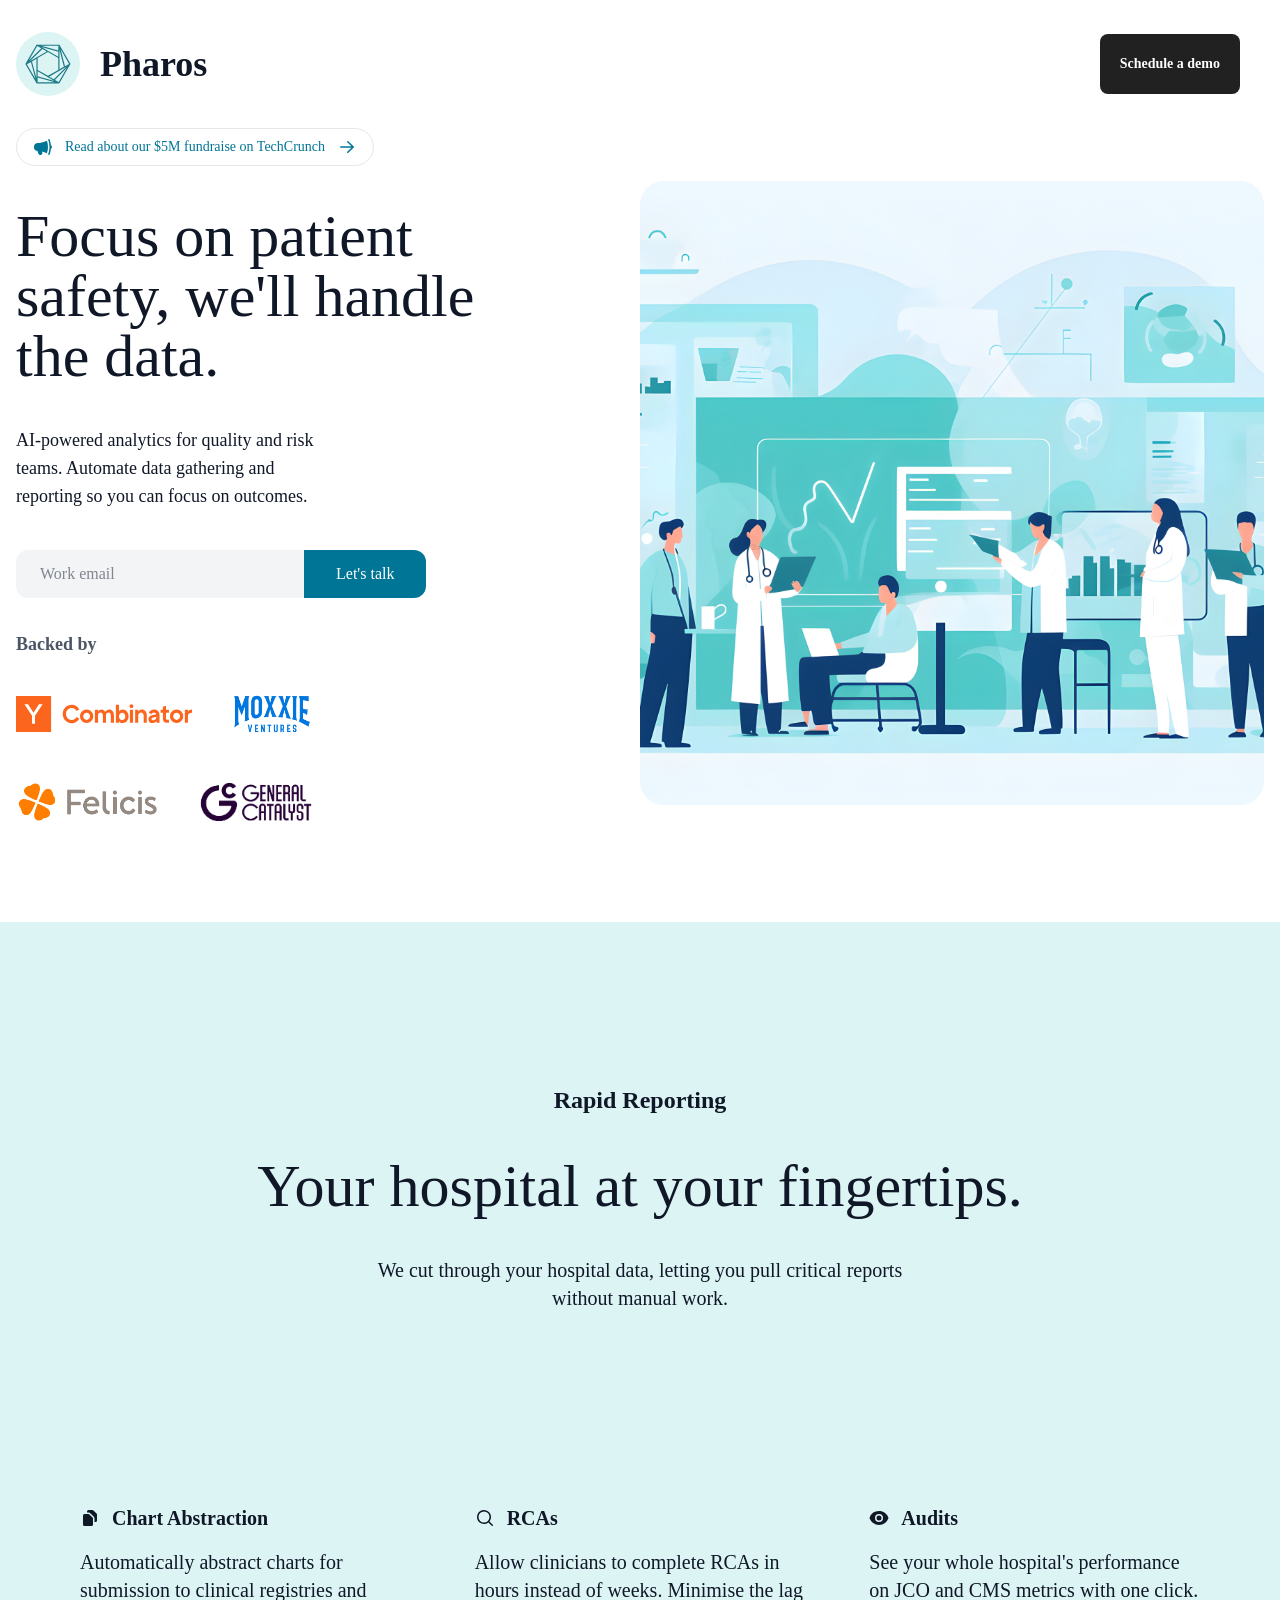
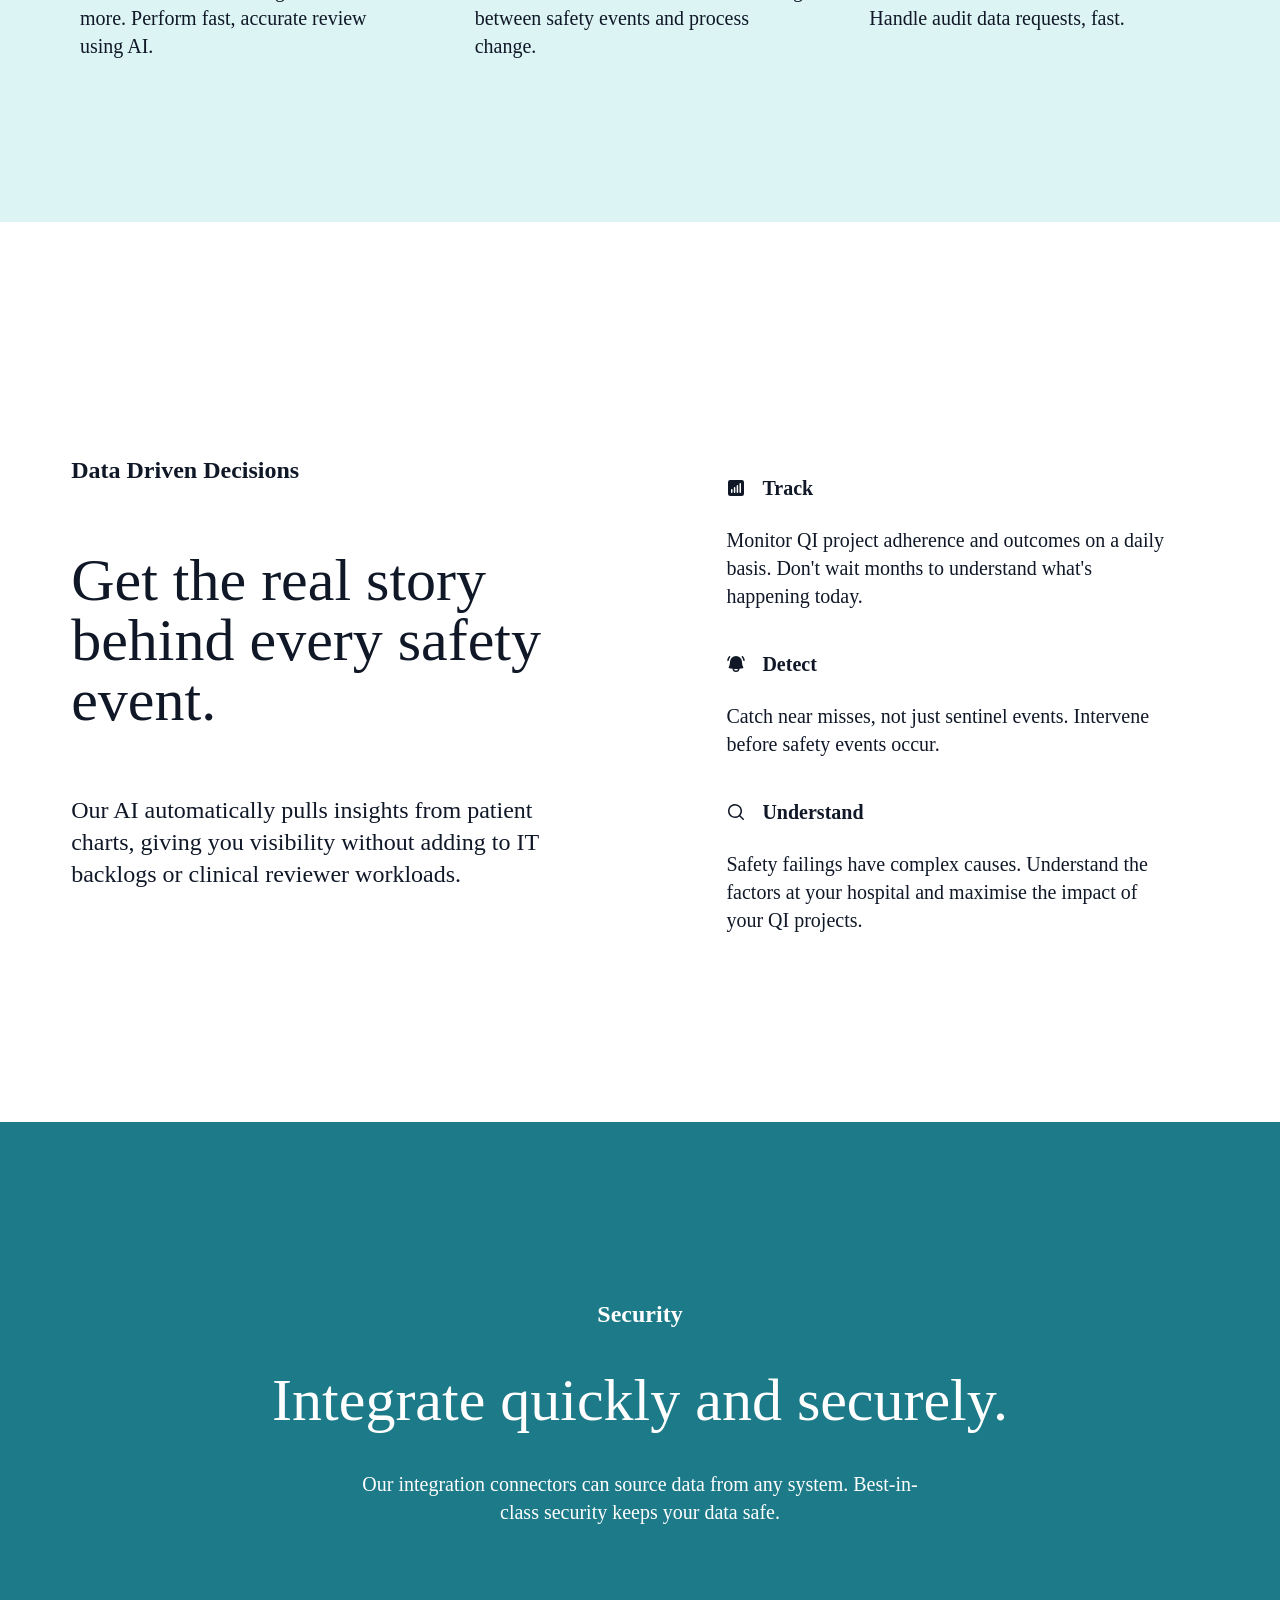
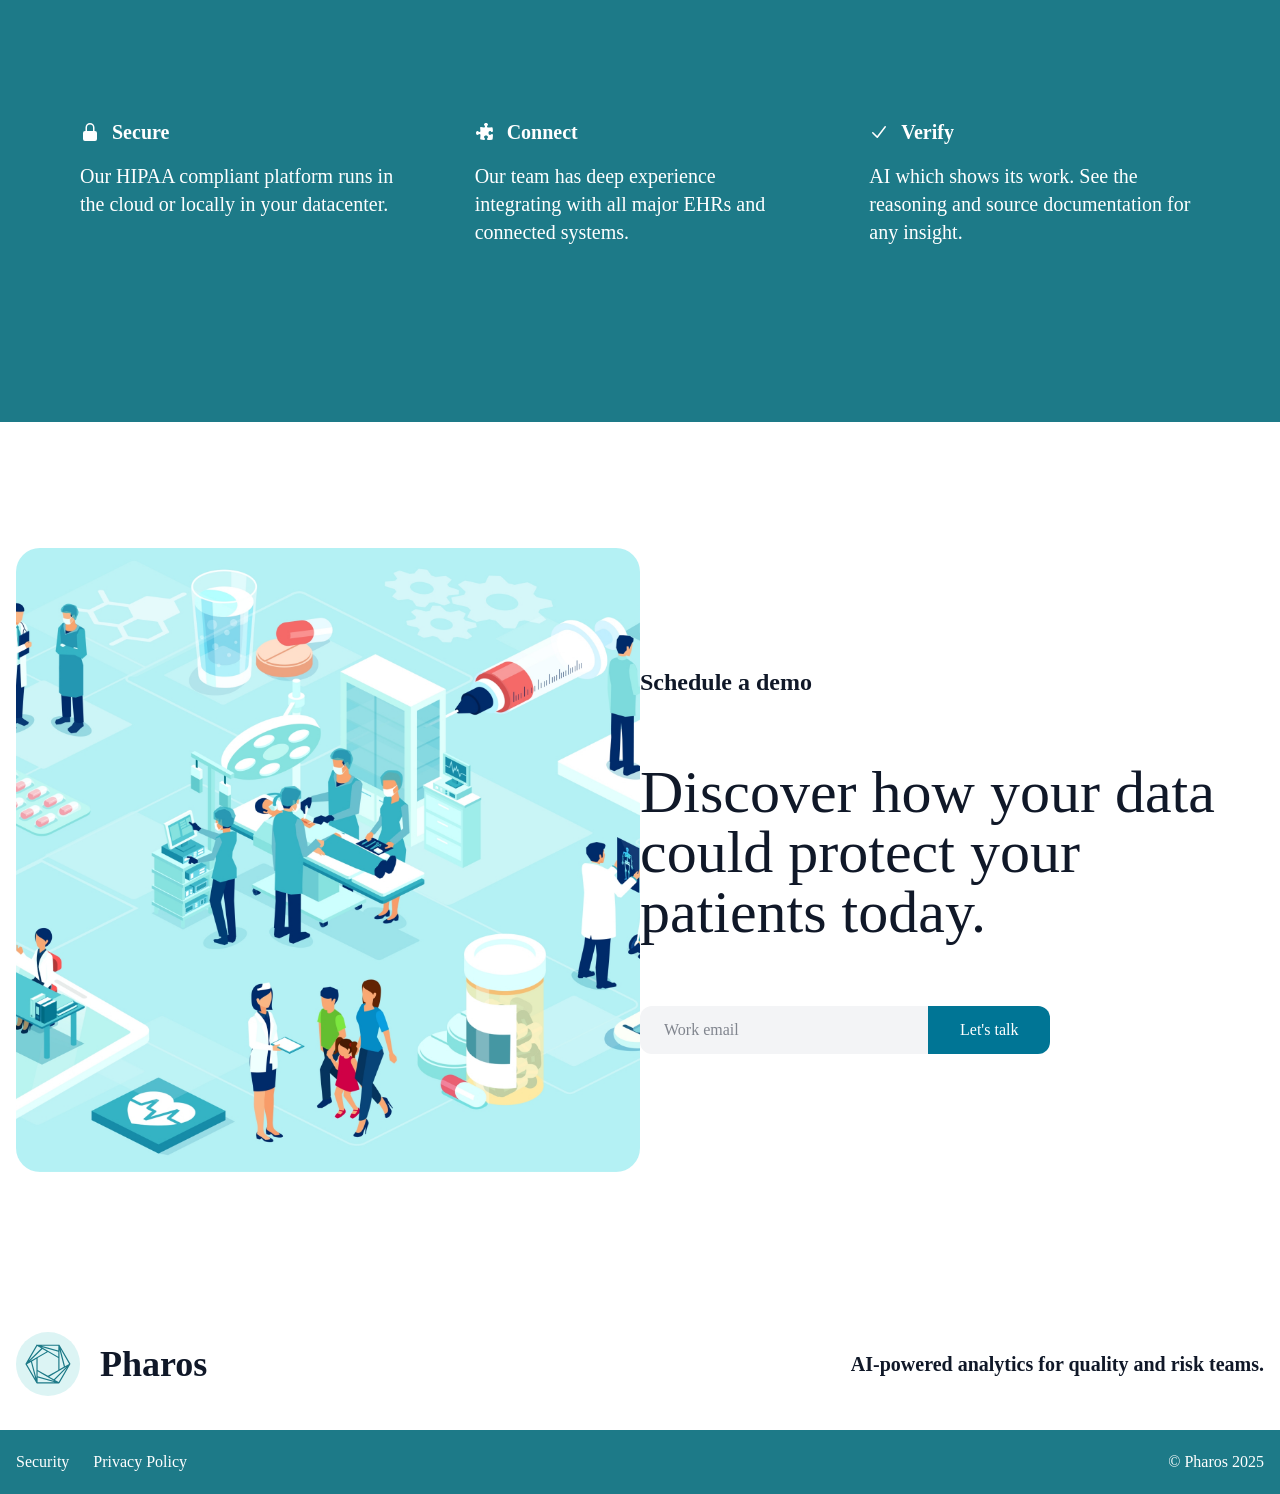
<file: index.html>
<html lang="en">
<head>
	<meta charset="utf-8">
	<base href="/">
	<meta name="viewport" content="width=device-width, initial-scale=1">
	<link rel="preconnect" href="https://fonts.googleapis.com">
	<link rel="preconnect" href="https://fonts.gstatic.com" crossorigin>
	<link href="https://fonts.googleapis.com/css2?family=Outfit:wght@100..900&display=swap" rel="stylesheet">
	<title>Pharos | Improve hospital quality and patient safety</title>
	<script type="application/ld+json">
		{
			"@context": "https://schema.org",
			"@type": "WebSite",
			"name": "Pharos",
			"url": "https://pharos.health",
			"description": "Pull data from patient charts at scale, without manual review. We automate the abstraction of hospital quality data for clinical registries, and allow teams to monitor QI project adherence and performance on an ongoing basis."
		}
	</script>
	<meta name="description"
		  content="Pull data from patient charts at scale, without manual review. We automate the abstraction of hospital quality data for clinical registries, and allow teams to monitor QI project adherence and performance on an ongoing basis.">
	<meta property="og:title" content="Pharos | Improve hospital quality and patient safety">
	<meta property="og:description"
		  content="Pull data from patient charts at scale, without manual review. We automate the abstraction of hospital quality data for clinical registries, and allow teams to monitor QI project adherence and performance on an ongoing basis.">
	<meta property="og:url" content="https://pharos.health">
	<meta property="og:site_name" content="Pharos">
	<meta property="og:locale" content="en_US">
	<meta property="og:type" content="website">
	<meta name="twitter:card" content="summary">
	<meta name="twitter:title" content="Pharos | Improve hospital quality and patient safety">
	<meta name="twitter:description"
		  content="Pull data from patient charts at scale, without manual review. We automate the abstraction of hospital quality data for clinical registries, and allow teams to monitor QI project adherence and performance on an ongoing basis.">
	<link rel="icon" href="https://pharos.health/favicon.svg" type="image/svg+xml">
	<link rel="icon" href="https://pharos.health/favicon-192.png" sizes="192x192" type="image/png">
	<link rel="icon" href="https://pharos.health/favicon-48.png" sizes="48x48" type="image/png">
	<script type="module" crossorigin="" src="./assets/js/index-CaW-TNms.js"></script>
	<link rel="stylesheet" crossorigin="" href="./assets/css/index-CGIrafLF.css">
	<style>body.swal2-shown:not(.swal2-no-backdrop,.swal2-toast-shown) {
		overflow: hidden
	}

	body.swal2-height-auto {
		height: auto !important
	}

	body.swal2-no-backdrop .swal2-container {
		background-color: rgba(0, 0, 0, 0) !important;
		pointer-events: none
	}

	body.swal2-no-backdrop .swal2-container .swal2-popup {
		pointer-events: all
	}

	body.swal2-no-backdrop .swal2-container .swal2-modal {
		box-shadow: 0 0 10px rgba(0, 0, 0, .4)
	}

	body.swal2-toast-shown .swal2-container {
		box-sizing: border-box;
		width: 360px;
		max-width: 100%;
		background-color: rgba(0, 0, 0, 0);
		pointer-events: none
	}

	body.swal2-toast-shown .swal2-container.swal2-top {
		inset: 0 auto auto 50%;
		transform: translateX(-50%)
	}

	body.swal2-toast-shown .swal2-container.swal2-top-end, body.swal2-toast-shown .swal2-container.swal2-top-right {
		inset: 0 0 auto auto
	}

	body.swal2-toast-shown .swal2-container.swal2-top-start, body.swal2-toast-shown .swal2-container.swal2-top-left {
		inset: 0 auto auto 0
	}

	body.swal2-toast-shown .swal2-container.swal2-center-start, body.swal2-toast-shown .swal2-container.swal2-center-left {
		inset: 50% auto auto 0;
		transform: translateY(-50%)
	}

	body.swal2-toast-shown .swal2-container.swal2-center {
		inset: 50% auto auto 50%;
		transform: translate(-50%, -50%)
	}

	body.swal2-toast-shown .swal2-container.swal2-center-end, body.swal2-toast-shown .swal2-container.swal2-center-right {
		inset: 50% 0 auto auto;
		transform: translateY(-50%)
	}

	body.swal2-toast-shown .swal2-container.swal2-bottom-start, body.swal2-toast-shown .swal2-container.swal2-bottom-left {
		inset: auto auto 0 0
	}

	body.swal2-toast-shown .swal2-container.swal2-bottom {
		inset: auto auto 0 50%;
		transform: translateX(-50%)
	}

	body.swal2-toast-shown .swal2-container.swal2-bottom-end, body.swal2-toast-shown .swal2-container.swal2-bottom-right {
		inset: auto 0 0 auto
	}

	@media print {
		body.swal2-shown:not(.swal2-no-backdrop,.swal2-toast-shown) {
			overflow-y: scroll !important
		}

		body.swal2-shown:not(.swal2-no-backdrop,.swal2-toast-shown) > [aria-hidden=true] {
			display: none
		}

		body.swal2-shown:not(.swal2-no-backdrop,.swal2-toast-shown) .swal2-container {
			position: static !important
		}
	}

	div:where(.swal2-container) {
		display: grid;
		position: fixed;
		z-index: 1060;
		inset: 0;
		box-sizing: border-box;
		grid-template-areas:"top-start     top            top-end" "center-start  center         center-end" "bottom-start  bottom-center  bottom-end";
		grid-template-rows:minmax(min-content, auto) minmax(min-content, auto) minmax(min-content, auto);
		height: 100%;
		padding: .625em;
		overflow-x: hidden;
		transition: background-color .1s;
		-webkit-overflow-scrolling: touch
	}

	div:where(.swal2-container).swal2-backdrop-show, div:where(.swal2-container).swal2-noanimation {
		background: rgba(0, 0, 0, .4)
	}

	div:where(.swal2-container).swal2-backdrop-hide {
		background: rgba(0, 0, 0, 0) !important
	}

	div:where(.swal2-container).swal2-top-start, div:where(.swal2-container).swal2-center-start, div:where(.swal2-container).swal2-bottom-start {
		grid-template-columns:minmax(0, 1fr) auto auto
	}

	div:where(.swal2-container).swal2-top, div:where(.swal2-container).swal2-center, div:where(.swal2-container).swal2-bottom {
		grid-template-columns:auto minmax(0, 1fr) auto
	}

	div:where(.swal2-container).swal2-top-end, div:where(.swal2-container).swal2-center-end, div:where(.swal2-container).swal2-bottom-end {
		grid-template-columns:auto auto minmax(0, 1fr)
	}

	div:where(.swal2-container).swal2-top-start > .swal2-popup {
		align-self: start
	}

	div:where(.swal2-container).swal2-top > .swal2-popup {
		grid-column: 2;
		place-self: start center
	}

	div:where(.swal2-container).swal2-top-end > .swal2-popup, div:where(.swal2-container).swal2-top-right > .swal2-popup {
		grid-column: 3;
		place-self: start end
	}

	div:where(.swal2-container).swal2-center-start > .swal2-popup, div:where(.swal2-container).swal2-center-left > .swal2-popup {
		grid-row: 2;
		align-self: center
	}

	div:where(.swal2-container).swal2-center > .swal2-popup {
		grid-column: 2;
		grid-row: 2;
		place-self: center center
	}

	div:where(.swal2-container).swal2-center-end > .swal2-popup, div:where(.swal2-container).swal2-center-right > .swal2-popup {
		grid-column: 3;
		grid-row: 2;
		place-self: center end
	}

	div:where(.swal2-container).swal2-bottom-start > .swal2-popup, div:where(.swal2-container).swal2-bottom-left > .swal2-popup {
		grid-column: 1;
		grid-row: 3;
		align-self: end
	}

	div:where(.swal2-container).swal2-bottom > .swal2-popup {
		grid-column: 2;
		grid-row: 3;
		place-self: end center
	}

	div:where(.swal2-container).swal2-bottom-end > .swal2-popup, div:where(.swal2-container).swal2-bottom-right > .swal2-popup {
		grid-column: 3;
		grid-row: 3;
		place-self: end end
	}

	div:where(.swal2-container).swal2-grow-row > .swal2-popup, div:where(.swal2-container).swal2-grow-fullscreen > .swal2-popup {
		grid-column: 1/4;
		width: 100%
	}

	div:where(.swal2-container).swal2-grow-column > .swal2-popup, div:where(.swal2-container).swal2-grow-fullscreen > .swal2-popup {
		grid-row: 1/4;
		align-self: stretch
	}

	div:where(.swal2-container).swal2-no-transition {
		transition: none !important
	}

	div:where(.swal2-container) div:where(.swal2-popup) {
		display: none;
		position: relative;
		box-sizing: border-box;
		grid-template-columns:minmax(0, 100%);
		width: 32em;
		max-width: 100%;
		padding: 0 0 1.25em;
		border: none;
		border-radius: 5px;
		background: #fff;
		color: hsl(0, 0%, 33%);
		font-family: inherit;
		font-size: 1rem
	}

	div:where(.swal2-container) div:where(.swal2-popup):focus {
		outline: none
	}

	div:where(.swal2-container) div:where(.swal2-popup).swal2-loading {
		overflow-y: hidden
	}

	div:where(.swal2-container) div:where(.swal2-popup).swal2-draggable {
		cursor: grab
	}

	div:where(.swal2-container) div:where(.swal2-popup).swal2-draggable div:where(.swal2-icon) {
		cursor: grab
	}

	div:where(.swal2-container) div:where(.swal2-popup).swal2-dragging {
		cursor: grabbing
	}

	div:where(.swal2-container) div:where(.swal2-popup).swal2-dragging div:where(.swal2-icon) {
		cursor: grabbing
	}

	div:where(.swal2-container) h2:where(.swal2-title) {
		position: relative;
		max-width: 100%;
		margin: 0;
		padding: .8em 1em 0;
		color: inherit;
		font-size: 1.875em;
		font-weight: 600;
		text-align: center;
		text-transform: none;
		word-wrap: break-word;
		cursor: initial
	}

	div:where(.swal2-container) div:where(.swal2-actions) {
		display: flex;
		z-index: 1;
		box-sizing: border-box;
		flex-wrap: wrap;
		align-items: center;
		justify-content: center;
		width: auto;
		margin: 1.25em auto 0;
		padding: 0
	}

	div:where(.swal2-container) div:where(.swal2-actions):not(.swal2-loading) .swal2-styled[disabled] {
		opacity: .4
	}

	div:where(.swal2-container) div:where(.swal2-actions):not(.swal2-loading) .swal2-styled:hover {
		background-image: linear-gradient(rgba(0, 0, 0, 0.1), rgba(0, 0, 0, 0.1))
	}

	div:where(.swal2-container) div:where(.swal2-actions):not(.swal2-loading) .swal2-styled:active {
		background-image: linear-gradient(rgba(0, 0, 0, 0.2), rgba(0, 0, 0, 0.2))
	}

	div:where(.swal2-container) div:where(.swal2-loader) {
		display: none;
		align-items: center;
		justify-content: center;
		width: 2.2em;
		height: 2.2em;
		margin: 0 1.875em;
		animation: swal2-rotate-loading 1.5s linear 0s infinite normal;
		border-width: .25em;
		border-style: solid;
		border-radius: 100%;
		border-color: #2778c4 rgba(0, 0, 0, 0) #2778c4 rgba(0, 0, 0, 0)
	}

	div:where(.swal2-container) button:where(.swal2-styled) {
		margin: .3125em;
		padding: .625em 1.1em;
		transition: box-shadow .1s;
		box-shadow: 0 0 0 3px rgba(0, 0, 0, 0);
		font-weight: 500
	}

	div:where(.swal2-container) button:where(.swal2-styled):not([disabled]) {
		cursor: pointer
	}

	div:where(.swal2-container) button:where(.swal2-styled):where(.swal2-confirm) {
		border: 0;
		border-radius: .25em;
		background: initial;
		background-color: #7066e0;
		color: #fff;
		font-size: 1em
	}

	div:where(.swal2-container) button:where(.swal2-styled):where(.swal2-confirm):focus-visible {
		box-shadow: 0 0 0 3px rgba(112, 102, 224, .5)
	}

	div:where(.swal2-container) button:where(.swal2-styled):where(.swal2-deny) {
		border: 0;
		border-radius: .25em;
		background: initial;
		background-color: #dc3741;
		color: #fff;
		font-size: 1em
	}

	div:where(.swal2-container) button:where(.swal2-styled):where(.swal2-deny):focus-visible {
		box-shadow: 0 0 0 3px rgba(220, 55, 65, .5)
	}

	div:where(.swal2-container) button:where(.swal2-styled):where(.swal2-cancel) {
		border: 0;
		border-radius: .25em;
		background: initial;
		background-color: #6e7881;
		color: #fff;
		font-size: 1em
	}

	div:where(.swal2-container) button:where(.swal2-styled):where(.swal2-cancel):focus-visible {
		box-shadow: 0 0 0 3px rgba(110, 120, 129, .5)
	}

	div:where(.swal2-container) button:where(.swal2-styled).swal2-default-outline:focus-visible {
		box-shadow: 0 0 0 3px rgba(100, 150, 200, .5)
	}

	div:where(.swal2-container) button:where(.swal2-styled):focus-visible {
		outline: none
	}

	div:where(.swal2-container) button:where(.swal2-styled)::-moz-focus-inner {
		border: 0
	}

	div:where(.swal2-container) div:where(.swal2-footer) {
		margin: 1em 0 0;
		padding: 1em 1em 0;
		border-top: 1px solid #eee;
		color: inherit;
		font-size: 1em;
		text-align: center;
		cursor: initial
	}

	div:where(.swal2-container) .swal2-timer-progress-bar-container {
		position: absolute;
		right: 0;
		bottom: 0;
		left: 0;
		grid-column: auto !important;
		overflow: hidden;
		border-bottom-right-radius: 5px;
		border-bottom-left-radius: 5px
	}

	div:where(.swal2-container) div:where(.swal2-timer-progress-bar) {
		width: 100%;
		height: .25em;
		background: rgba(0, 0, 0, .2)
	}

	div:where(.swal2-container) img:where(.swal2-image) {
		max-width: 100%;
		margin: 2em auto 1em;
		cursor: initial
	}

	div:where(.swal2-container) button:where(.swal2-close) {
		z-index: 2;
		align-items: center;
		justify-content: center;
		width: 1.2em;
		height: 1.2em;
		margin-top: 0;
		margin-right: 0;
		margin-bottom: -1.2em;
		padding: 0;
		overflow: hidden;
		transition: color .1s, box-shadow .1s;
		border: none;
		border-radius: 5px;
		background: rgba(0, 0, 0, 0);
		color: #ccc;
		font-family: monospace;
		font-size: 2.5em;
		cursor: pointer;
		justify-self: end
	}

	div:where(.swal2-container) button:where(.swal2-close):hover {
		transform: none;
		background: rgba(0, 0, 0, 0);
		color: #f27474
	}

	div:where(.swal2-container) button:where(.swal2-close):focus-visible {
		outline: none;
		box-shadow: inset 0 0 0 3px rgba(100, 150, 200, .5)
	}

	div:where(.swal2-container) button:where(.swal2-close)::-moz-focus-inner {
		border: 0
	}

	div:where(.swal2-container) div:where(.swal2-html-container) {
		z-index: 1;
		justify-content: center;
		margin: 0;
		padding: 1em 1.6em .3em;
		overflow: auto;
		color: inherit;
		font-size: 1.125em;
		font-weight: normal;
		line-height: normal;
		text-align: center;
		word-wrap: break-word;
		word-break: break-word;
		cursor: initial
	}

	div:where(.swal2-container) input:where(.swal2-input), div:where(.swal2-container) input:where(.swal2-file), div:where(.swal2-container) textarea:where(.swal2-textarea), div:where(.swal2-container) select:where(.swal2-select), div:where(.swal2-container) div:where(.swal2-radio), div:where(.swal2-container) label:where(.swal2-checkbox) {
		margin: 1em 2em 3px
	}

	div:where(.swal2-container) input:where(.swal2-input), div:where(.swal2-container) input:where(.swal2-file), div:where(.swal2-container) textarea:where(.swal2-textarea) {
		box-sizing: border-box;
		width: auto;
		transition: border-color .1s, box-shadow .1s;
		border: 1px solid hsl(0, 0%, 85%);
		border-radius: .1875em;
		background: rgba(0, 0, 0, 0);
		box-shadow: inset 0 1px 1px rgba(0, 0, 0, .06), 0 0 0 3px rgba(0, 0, 0, 0);
		color: inherit;
		font-size: 1.125em
	}

	div:where(.swal2-container) input:where(.swal2-input).swal2-inputerror, div:where(.swal2-container) input:where(.swal2-file).swal2-inputerror, div:where(.swal2-container) textarea:where(.swal2-textarea).swal2-inputerror {
		border-color: #f27474 !important;
		box-shadow: 0 0 2px #f27474 !important
	}

	div:where(.swal2-container) input:where(.swal2-input):focus, div:where(.swal2-container) input:where(.swal2-file):focus, div:where(.swal2-container) textarea:where(.swal2-textarea):focus {
		border: 1px solid #b4dbed;
		outline: none;
		box-shadow: inset 0 1px 1px rgba(0, 0, 0, .06), 0 0 0 3px rgba(100, 150, 200, .5)
	}

	div:where(.swal2-container) input:where(.swal2-input)::placeholder, div:where(.swal2-container) input:where(.swal2-file)::placeholder, div:where(.swal2-container) textarea:where(.swal2-textarea)::placeholder {
		color: #ccc
	}

	div:where(.swal2-container) .swal2-range {
		margin: 1em 2em 3px;
		background: #fff
	}

	div:where(.swal2-container) .swal2-range input {
		width: 80%
	}

	div:where(.swal2-container) .swal2-range output {
		width: 20%;
		color: inherit;
		font-weight: 600;
		text-align: center
	}

	div:where(.swal2-container) .swal2-range input, div:where(.swal2-container) .swal2-range output {
		height: 2.625em;
		padding: 0;
		font-size: 1.125em;
		line-height: 2.625em
	}

	div:where(.swal2-container) .swal2-input {
		height: 2.625em;
		padding: 0 .75em
	}

	div:where(.swal2-container) .swal2-file {
		width: 75%;
		margin-right: auto;
		margin-left: auto;
		background: rgba(0, 0, 0, 0);
		font-size: 1.125em
	}

	div:where(.swal2-container) .swal2-textarea {
		height: 6.75em;
		padding: .75em
	}

	div:where(.swal2-container) .swal2-select {
		min-width: 50%;
		max-width: 100%;
		padding: .375em .625em;
		background: rgba(0, 0, 0, 0);
		color: inherit;
		font-size: 1.125em
	}

	div:where(.swal2-container) .swal2-radio, div:where(.swal2-container) .swal2-checkbox {
		align-items: center;
		justify-content: center;
		background: #fff;
		color: inherit
	}

	div:where(.swal2-container) .swal2-radio label, div:where(.swal2-container) .swal2-checkbox label {
		margin: 0 .6em;
		font-size: 1.125em
	}

	div:where(.swal2-container) .swal2-radio input, div:where(.swal2-container) .swal2-checkbox input {
		flex-shrink: 0;
		margin: 0 .4em
	}

	div:where(.swal2-container) label:where(.swal2-input-label) {
		display: flex;
		justify-content: center;
		margin: 1em auto 0
	}

	div:where(.swal2-container) div:where(.swal2-validation-message) {
		align-items: center;
		justify-content: center;
		margin: 1em 0 0;
		padding: .625em;
		overflow: hidden;
		background: hsl(0, 0%, 94%);
		color: #666;
		font-size: 1em;
		font-weight: 300
	}

	div:where(.swal2-container) div:where(.swal2-validation-message)::before {
		content: "!";
		display: inline-block;
		width: 1.5em;
		min-width: 1.5em;
		height: 1.5em;
		margin: 0 .625em;
		border-radius: 50%;
		background-color: #f27474;
		color: #fff;
		font-weight: 600;
		line-height: 1.5em;
		text-align: center
	}

	div:where(.swal2-container) .swal2-progress-steps {
		flex-wrap: wrap;
		align-items: center;
		max-width: 100%;
		margin: 1.25em auto;
		padding: 0;
		background: rgba(0, 0, 0, 0);
		font-weight: 600
	}

	div:where(.swal2-container) .swal2-progress-steps li {
		display: inline-block;
		position: relative
	}

	div:where(.swal2-container) .swal2-progress-steps .swal2-progress-step {
		z-index: 20;
		flex-shrink: 0;
		width: 2em;
		height: 2em;
		border-radius: 2em;
		background: #2778c4;
		color: #fff;
		line-height: 2em;
		text-align: center
	}

	div:where(.swal2-container) .swal2-progress-steps .swal2-progress-step.swal2-active-progress-step {
		background: #2778c4
	}

	div:where(.swal2-container) .swal2-progress-steps .swal2-progress-step.swal2-active-progress-step ~ .swal2-progress-step {
		background: #add8e6;
		color: #fff
	}

	div:where(.swal2-container) .swal2-progress-steps .swal2-progress-step.swal2-active-progress-step ~ .swal2-progress-step-line {
		background: #add8e6
	}

	div:where(.swal2-container) .swal2-progress-steps .swal2-progress-step-line {
		z-index: 10;
		flex-shrink: 0;
		width: 2.5em;
		height: .4em;
		margin: 0 -1px;
		background: #2778c4
	}

	div:where(.swal2-icon) {
		position: relative;
		box-sizing: content-box;
		justify-content: center;
		width: 5em;
		height: 5em;
		margin: 2.5em auto .6em;
		border: .25em solid rgba(0, 0, 0, 0);
		border-radius: 50%;
		border-color: #000;
		font-family: inherit;
		line-height: 5em;
		cursor: default;
		user-select: none
	}

	div:where(.swal2-icon) .swal2-icon-content {
		display: flex;
		align-items: center;
		font-size: 3.75em
	}

	div:where(.swal2-icon).swal2-error {
		border-color: #f27474;
		color: #f27474
	}

	div:where(.swal2-icon).swal2-error .swal2-x-mark {
		position: relative;
		flex-grow: 1
	}

	div:where(.swal2-icon).swal2-error [class^=swal2-x-mark-line] {
		display: block;
		position: absolute;
		top: 2.3125em;
		width: 2.9375em;
		height: .3125em;
		border-radius: .125em;
		background-color: #f27474
	}

	div:where(.swal2-icon).swal2-error [class^=swal2-x-mark-line][class$=left] {
		left: 1.0625em;
		transform: rotate(45deg)
	}

	div:where(.swal2-icon).swal2-error [class^=swal2-x-mark-line][class$=right] {
		right: 1em;
		transform: rotate(-45deg)
	}

	div:where(.swal2-icon).swal2-error.swal2-icon-show {
		animation: swal2-animate-error-icon .5s
	}

	div:where(.swal2-icon).swal2-error.swal2-icon-show .swal2-x-mark {
		animation: swal2-animate-error-x-mark .5s
	}

	div:where(.swal2-icon).swal2-warning {
		border-color: rgb(249.95234375, 205.965625, 167.74765625);
		color: #f8bb86
	}

	div:where(.swal2-icon).swal2-warning.swal2-icon-show {
		animation: swal2-animate-error-icon .5s
	}

	div:where(.swal2-icon).swal2-warning.swal2-icon-show .swal2-icon-content {
		animation: swal2-animate-i-mark .5s
	}

	div:where(.swal2-icon).swal2-info {
		border-color: rgb(156.7033492823, 224.2822966507, 246.2966507177);
		color: #3fc3ee
	}

	div:where(.swal2-icon).swal2-info.swal2-icon-show {
		animation: swal2-animate-error-icon .5s
	}

	div:where(.swal2-icon).swal2-info.swal2-icon-show .swal2-icon-content {
		animation: swal2-animate-i-mark .8s
	}

	div:where(.swal2-icon).swal2-question {
		border-color: rgb(200.8064516129, 217.9677419355, 225.1935483871);
		color: #87adbd
	}

	div:where(.swal2-icon).swal2-question.swal2-icon-show {
		animation: swal2-animate-error-icon .5s
	}

	div:where(.swal2-icon).swal2-question.swal2-icon-show .swal2-icon-content {
		animation: swal2-animate-question-mark .8s
	}

	div:where(.swal2-icon).swal2-success {
		border-color: #a5dc86;
		color: #a5dc86
	}

	div:where(.swal2-icon).swal2-success [class^=swal2-success-circular-line] {
		position: absolute;
		width: 3.75em;
		height: 7.5em;
		border-radius: 50%
	}

	div:where(.swal2-icon).swal2-success [class^=swal2-success-circular-line][class$=left] {
		top: -0.4375em;
		left: -2.0635em;
		transform: rotate(-45deg);
		transform-origin: 3.75em 3.75em;
		border-radius: 7.5em 0 0 7.5em
	}

	div:where(.swal2-icon).swal2-success [class^=swal2-success-circular-line][class$=right] {
		top: -0.6875em;
		left: 1.875em;
		transform: rotate(-45deg);
		transform-origin: 0 3.75em;
		border-radius: 0 7.5em 7.5em 0
	}

	div:where(.swal2-icon).swal2-success .swal2-success-ring {
		position: absolute;
		z-index: 2;
		top: -0.25em;
		left: -0.25em;
		box-sizing: content-box;
		width: 100%;
		height: 100%;
		border: .25em solid rgba(165, 220, 134, .3);
		border-radius: 50%
	}

	div:where(.swal2-icon).swal2-success .swal2-success-fix {
		position: absolute;
		z-index: 1;
		top: .5em;
		left: 1.625em;
		width: .4375em;
		height: 5.625em;
		transform: rotate(-45deg)
	}

	div:where(.swal2-icon).swal2-success [class^=swal2-success-line] {
		display: block;
		position: absolute;
		z-index: 2;
		height: .3125em;
		border-radius: .125em;
		background-color: #a5dc86
	}

	div:where(.swal2-icon).swal2-success [class^=swal2-success-line][class$=tip] {
		top: 2.875em;
		left: .8125em;
		width: 1.5625em;
		transform: rotate(45deg)
	}

	div:where(.swal2-icon).swal2-success [class^=swal2-success-line][class$=long] {
		top: 2.375em;
		right: .5em;
		width: 2.9375em;
		transform: rotate(-45deg)
	}

	div:where(.swal2-icon).swal2-success.swal2-icon-show .swal2-success-line-tip {
		animation: swal2-animate-success-line-tip .75s
	}

	div:where(.swal2-icon).swal2-success.swal2-icon-show .swal2-success-line-long {
		animation: swal2-animate-success-line-long .75s
	}

	div:where(.swal2-icon).swal2-success.swal2-icon-show .swal2-success-circular-line-right {
		animation: swal2-rotate-success-circular-line 4.25s ease-in
	}

	[class^=swal2] {
		-webkit-tap-highlight-color: rgba(0, 0, 0, 0)
	}

	.swal2-show {
		animation: swal2-show .3s
	}

	.swal2-hide {
		animation: swal2-hide .15s forwards
	}

	.swal2-noanimation {
		transition: none
	}

	.swal2-scrollbar-measure {
		position: absolute;
		top: -9999px;
		width: 50px;
		height: 50px;
		overflow: scroll
	}

	.swal2-rtl .swal2-close {
		margin-right: initial;
		margin-left: 0
	}

	.swal2-rtl .swal2-timer-progress-bar {
		right: 0;
		left: auto
	}

	.swal2-toast {
		box-sizing: border-box;
		grid-column: 1/4 !important;
		grid-row: 1/4 !important;
		grid-template-columns:min-content auto min-content;
		padding: 1em;
		overflow-y: hidden;
		background: #fff;
		box-shadow: 0 0 1px rgba(0, 0, 0, .075), 0 1px 2px rgba(0, 0, 0, .075), 1px 2px 4px rgba(0, 0, 0, .075), 1px 3px 8px rgba(0, 0, 0, .075), 2px 4px 16px rgba(0, 0, 0, .075);
		pointer-events: all
	}

	.swal2-toast > * {
		grid-column: 2
	}

	.swal2-toast h2:where(.swal2-title) {
		margin: .5em 1em;
		padding: 0;
		font-size: 1em;
		text-align: initial
	}

	.swal2-toast .swal2-loading {
		justify-content: center
	}

	.swal2-toast input:where(.swal2-input) {
		height: 2em;
		margin: .5em;
		font-size: 1em
	}

	.swal2-toast .swal2-validation-message {
		font-size: 1em
	}

	.swal2-toast div:where(.swal2-footer) {
		margin: .5em 0 0;
		padding: .5em 0 0;
		font-size: .8em
	}

	.swal2-toast button:where(.swal2-close) {
		grid-column: 3/3;
		grid-row: 1/99;
		align-self: center;
		width: .8em;
		height: .8em;
		margin: 0;
		font-size: 2em
	}

	.swal2-toast div:where(.swal2-html-container) {
		margin: .5em 1em;
		padding: 0;
		overflow: initial;
		font-size: 1em;
		text-align: initial
	}

	.swal2-toast div:where(.swal2-html-container):empty {
		padding: 0
	}

	.swal2-toast .swal2-loader {
		grid-column: 1;
		grid-row: 1/99;
		align-self: center;
		width: 2em;
		height: 2em;
		margin: .25em
	}

	.swal2-toast .swal2-icon {
		grid-column: 1;
		grid-row: 1/99;
		align-self: center;
		width: 2em;
		min-width: 2em;
		height: 2em;
		margin: 0 .5em 0 0
	}

	.swal2-toast .swal2-icon .swal2-icon-content {
		display: flex;
		align-items: center;
		font-size: 1.8em;
		font-weight: bold
	}

	.swal2-toast .swal2-icon.swal2-success .swal2-success-ring {
		width: 2em;
		height: 2em
	}

	.swal2-toast .swal2-icon.swal2-error [class^=swal2-x-mark-line] {
		top: .875em;
		width: 1.375em
	}

	.swal2-toast .swal2-icon.swal2-error [class^=swal2-x-mark-line][class$=left] {
		left: .3125em
	}

	.swal2-toast .swal2-icon.swal2-error [class^=swal2-x-mark-line][class$=right] {
		right: .3125em
	}

	.swal2-toast div:where(.swal2-actions) {
		justify-content: flex-start;
		height: auto;
		margin: 0;
		margin-top: .5em;
		padding: 0 .5em
	}

	.swal2-toast button:where(.swal2-styled) {
		margin: .25em .5em;
		padding: .4em .6em;
		font-size: 1em
	}

	.swal2-toast .swal2-success {
		border-color: #a5dc86
	}

	.swal2-toast .swal2-success [class^=swal2-success-circular-line] {
		position: absolute;
		width: 1.6em;
		height: 3em;
		border-radius: 50%
	}

	.swal2-toast .swal2-success [class^=swal2-success-circular-line][class$=left] {
		top: -0.8em;
		left: -0.5em;
		transform: rotate(-45deg);
		transform-origin: 2em 2em;
		border-radius: 4em 0 0 4em
	}

	.swal2-toast .swal2-success [class^=swal2-success-circular-line][class$=right] {
		top: -0.25em;
		left: .9375em;
		transform-origin: 0 1.5em;
		border-radius: 0 4em 4em 0
	}

	.swal2-toast .swal2-success .swal2-success-ring {
		width: 2em;
		height: 2em
	}

	.swal2-toast .swal2-success .swal2-success-fix {
		top: 0;
		left: .4375em;
		width: .4375em;
		height: 2.6875em
	}

	.swal2-toast .swal2-success [class^=swal2-success-line] {
		height: .3125em
	}

	.swal2-toast .swal2-success [class^=swal2-success-line][class$=tip] {
		top: 1.125em;
		left: .1875em;
		width: .75em
	}

	.swal2-toast .swal2-success [class^=swal2-success-line][class$=long] {
		top: .9375em;
		right: .1875em;
		width: 1.375em
	}

	.swal2-toast .swal2-success.swal2-icon-show .swal2-success-line-tip {
		animation: swal2-toast-animate-success-line-tip .75s
	}

	.swal2-toast .swal2-success.swal2-icon-show .swal2-success-line-long {
		animation: swal2-toast-animate-success-line-long .75s
	}

	.swal2-toast.swal2-show {
		animation: swal2-toast-show .5s
	}

	.swal2-toast.swal2-hide {
		animation: swal2-toast-hide .1s forwards
	}

	@keyframes swal2-show {
		0% {
			transform: scale(0.7)
		}
		45% {
			transform: scale(1.05)
		}
		80% {
			transform: scale(0.95)
		}
		100% {
			transform: scale(1)
		}
	}

	@keyframes swal2-hide {
		0% {
			transform: scale(1);
			opacity: 1
		}
		100% {
			transform: scale(0.5);
			opacity: 0
		}
	}

	@keyframes swal2-animate-success-line-tip {
		0% {
			top: 1.1875em;
			left: .0625em;
			width: 0
		}
		54% {
			top: 1.0625em;
			left: .125em;
			width: 0
		}
		70% {
			top: 2.1875em;
			left: -0.375em;
			width: 3.125em
		}
		84% {
			top: 3em;
			left: 1.3125em;
			width: 1.0625em
		}
		100% {
			top: 2.8125em;
			left: .8125em;
			width: 1.5625em
		}
	}

	@keyframes swal2-animate-success-line-long {
		0% {
			top: 3.375em;
			right: 2.875em;
			width: 0
		}
		65% {
			top: 3.375em;
			right: 2.875em;
			width: 0
		}
		84% {
			top: 2.1875em;
			right: 0;
			width: 3.4375em
		}
		100% {
			top: 2.375em;
			right: .5em;
			width: 2.9375em
		}
	}

	@keyframes swal2-rotate-success-circular-line {
		0% {
			transform: rotate(-45deg)
		}
		5% {
			transform: rotate(-45deg)
		}
		12% {
			transform: rotate(-405deg)
		}
		100% {
			transform: rotate(-405deg)
		}
	}

	@keyframes swal2-animate-error-x-mark {
		0% {
			margin-top: 1.625em;
			transform: scale(0.4);
			opacity: 0
		}
		50% {
			margin-top: 1.625em;
			transform: scale(0.4);
			opacity: 0
		}
		80% {
			margin-top: -0.375em;
			transform: scale(1.15)
		}
		100% {
			margin-top: 0;
			transform: scale(1);
			opacity: 1
		}
	}

	@keyframes swal2-animate-error-icon {
		0% {
			transform: rotateX(100deg);
			opacity: 0
		}
		100% {
			transform: rotateX(0deg);
			opacity: 1
		}
	}

	@keyframes swal2-rotate-loading {
		0% {
			transform: rotate(0deg)
		}
		100% {
			transform: rotate(360deg)
		}
	}

	@keyframes swal2-animate-question-mark {
		0% {
			transform: rotateY(-360deg)
		}
		100% {
			transform: rotateY(0)
		}
	}

	@keyframes swal2-animate-i-mark {
		0% {
			transform: rotateZ(45deg);
			opacity: 0
		}
		25% {
			transform: rotateZ(-25deg);
			opacity: .4
		}
		50% {
			transform: rotateZ(15deg);
			opacity: .8
		}
		75% {
			transform: rotateZ(-5deg);
			opacity: 1
		}
		100% {
			transform: rotateX(0);
			opacity: 1
		}
	}

	@keyframes swal2-toast-show {
		0% {
			transform: translateY(-0.625em) rotateZ(2deg)
		}
		33% {
			transform: translateY(0) rotateZ(-2deg)
		}
		66% {
			transform: translateY(0.3125em) rotateZ(2deg)
		}
		100% {
			transform: translateY(0) rotateZ(0deg)
		}
	}

	@keyframes swal2-toast-hide {
		100% {
			transform: rotateZ(1deg);
			opacity: 0
		}
	}

	@keyframes swal2-toast-animate-success-line-tip {
		0% {
			top: .5625em;
			left: .0625em;
			width: 0
		}
		54% {
			top: .125em;
			left: .125em;
			width: 0
		}
		70% {
			top: .625em;
			left: -0.25em;
			width: 1.625em
		}
		84% {
			top: 1.0625em;
			left: .75em;
			width: .5em
		}
		100% {
			top: 1.125em;
			left: .1875em;
			width: .75em
		}
	}

	@keyframes swal2-toast-animate-success-line-long {
		0% {
			top: 1.625em;
			right: 1.375em;
			width: 0
		}
		65% {
			top: 1.25em;
			right: .9375em;
			width: 0
		}
		84% {
			top: .9375em;
			right: 0;
			width: 1.125em
		}
		100% {
			top: .9375em;
			right: .1875em;
			width: 1.375em
		}
	}</style>
</head>
<body cz-shortcut-listen="true">
<!--<div id="root">-->
	<div class="flex flex-col scroll-smooth bg-white text-gray-900 antialiased">
		<div class="mx-auto max-w-[100rem] px-4 sm:px-6 lg:px-8 w-full">
			<nav class="flex-none py-8 antialiased flex flex-1 items-center gap-4 py-2.5"><a href="/"
																							 data-headlessui-state=""
																							 data-discover="true">
				<div class="flex items-center gap-x-5"><img class="h-16 w-auto" alt="" src="./assets/images/favicon.svg"><span
						class="font-display font-semibold text-4xl truncate">Pharos</span></div>
			</a>
				<div aria-hidden="true" class="-ml-4 flex-1"></div>
				<div class="mr-6 hidden lg:flex flex items-center gap-3"><a href="/#contact"
																			class="relative isolate inline-flex items-baseline justify-center gap-x-2 rounded-lg border text-base/6 font-semibold px-[calc(--spacing(3.5)-1px)] py-[calc(--spacing(2.5)-1px)] sm:px-[calc(--spacing(3)-1px)] sm:py-[calc(--spacing(1.5)-1px)] sm:text-sm/6 focus:outline-hidden data-focus:outline data-focus:outline-2 data-focus:outline-offset-2 data-focus:outline-blue-500 data-disabled:opacity-50 *:data-[slot=icon]:-mx-0.5 *:data-[slot=icon]:my-0.5 *:data-[slot=icon]:size-5 *:data-[slot=icon]:shrink-0 *:data-[slot=icon]:self-center *:data-[slot=icon]:text-(--btn-icon) sm:*:data-[slot=icon]:my-1 sm:*:data-[slot=icon]:size-4 forced-colors:[--btn-icon:ButtonText] forced-colors:data-hover:[--btn-icon:ButtonText] border-transparent bg-(--btn-border) dark:bg-(--btn-bg) before:absolute before:inset-0 before:-z-10 before:rounded-[calc(var(--radius-lg)-1px)] before:bg-(--btn-bg) before:shadow-sm dark:before:hidden dark:border-white/5 after:absolute after:inset-0 after:-z-10 after:rounded-[calc(var(--radius-lg)-1px)] after:shadow-[shadow:inset_0_1px_--theme(--color-white/15%)] data-active:after:bg-(--btn-hover-overlay) data-hover:after:bg-(--btn-hover-overlay) dark:after:-inset-px dark:after:rounded-lg data-disabled:before:shadow-none data-disabled:after:shadow-none text-white [--btn-bg:var(--color-zinc-900)] [--btn-border:var(--color-zinc-950)]/90 [--btn-hover-overlay:var(--color-white)]/10 dark:text-white dark:[--btn-bg:var(--color-zinc-600)] dark:[--btn-hover-overlay:var(--color-white)]/5 [--btn-icon:var(--color-zinc-400)] data-active:[--btn-icon:var(--color-zinc-300)] data-hover:[--btn-icon:var(--color-zinc-300)]"
																			data-headlessui-state=""
																			data-discover="true"><span
						class="absolute top-1/2 left-1/2 size-[max(100%,2.75rem)] -translate-x-1/2 -translate-y-1/2 [@media(pointer:fine)]:hidden"
						aria-hidden="true"></span><span class="p-2">Schedule a demo</span></a></div>
			</nav>
		</div>
		<section id="hero">
			<div class="mx-auto max-w-[100rem] px-4 sm:px-6 lg:px-8">
				<div id="hero" class="flex flex-col">
					<div class="mb-4 grid grow grid-cols-1 sm:mb-16 lg:grid-cols-2">
						<div class="flex flex-col lg:pr-24">
							<div class="my-auto flex flex-col gap-10">
								<div class="flex"><a
										href="https://techcrunch.com/2024/10/25/yc-startup-pharos-lands-a-5m-seed-led-by-felicis-to-bring-ai-to-quality-reporting"
										class="flex flex-nowrap gap-3 rounded-3xl border border-gray-200 px-4 py-2 font-medium text-cyan-700 text-sm md:mx-auto lg:mx-0">
									<svg xmlns="http://www.w3.org/2000/svg" viewBox="0 0 20 20" fill="currentColor"
										 aria-hidden="true" data-slot="icon" class="my-auto size-5">
										<path d="M13.92 3.845a19.362 19.362 0 0 1-6.3 1.98C6.765 5.942 5.89 6 5 6a4 4 0 0 0-.504 7.969 15.97 15.97 0 0 0 1.271 3.34c.397.771 1.342 1 2.05.59l.867-.5c.726-.419.94-1.32.588-2.02-.166-.331-.315-.666-.448-1.004 1.8.357 3.511.963 5.096 1.78A17.964 17.964 0 0 0 15 10c0-2.162-.381-4.235-1.08-6.155ZM15.243 3.097A19.456 19.456 0 0 1 16.5 10c0 2.43-.445 4.758-1.257 6.904l-.03.077a.75.75 0 0 0 1.401.537 20.903 20.903 0 0 0 1.312-5.745 2 2 0 0 0 0-3.546 20.902 20.902 0 0 0-1.312-5.745.75.75 0 0 0-1.4.537l.029.078Z"></path>
									</svg>
									Read about our $5M fundraise on TechCrunch
									<svg xmlns="http://www.w3.org/2000/svg" viewBox="0 0 20 20" fill="currentColor"
										 aria-hidden="true" data-slot="icon" class="my-auto size-5">
										<path fill-rule="evenodd"
											  d="M3 10a.75.75 0 0 1 .75-.75h10.638L10.23 5.29a.75.75 0 1 1 1.04-1.08l5.5 5.25a.75.75 0 0 1 0 1.08l-5.5 5.25a.75.75 0 1 1-1.04-1.08l4.158-3.96H3.75A.75.75 0 0 1 3 10Z"
											  clip-rule="evenodd"></path>
									</svg>
								</a></div>
								<h1 class="text-3xl text-gray-900 leading-none md:text-center lg:text-left lg:text-6xl">
									Focus on patient safety, we'll handle the data.</h1>
								<p class="text-gray-900 text-lg md:text-center lg:text-left xl:w-[60%]">AI-powered
									analytics for quality and risk teams. Automate data gathering and reporting so you
									can focus on outcomes.</p>
								<form name="contact_hero"
									  class="flex flex-col gap-4 sm:flex-row sm:gap-0 sm:mx-auto lg:mx-0"><input
										class="h-12 rounded-xl bg-gray-100 px-6 sm:w-72 sm:rounded-r-none"
										autocomplete="email" placeholder="Work email" id="headlessui-input-_r_g_"
										data-headlessui-state="" type="email" value="" name="email">
									<button type="submit"
											class="h-12 flex-none rounded-xl bg-cyan-700 px-8 text-white sm:rounded-l-none"
											data-headlessui-state="">Let's talk
									</button>
								</form>
							</div>
							<div class="mt-16 flex flex-wrap gap-x-8 gap-y-6 md:mx-auto lg:mx-0 xl:mt-8"><h2
									class="my-auto flex-none font-semibold text-gray-600 text-lg md:mx-auto lg:mx-0">
								Backed by</h2>
								<div class="flex flex-wrap gap-x-6 md:mx-auto lg:mx-0">
									<div class="-mt-6 flex shrink-0 gap-x-6 md:mt-0 lg:-mt-6">
										<div class="flex h-28"><a
												href="https://www.ycombinator.com/launches/Lft-pharos-automate-reporting-and-prevent-patient-harm-with-ai"
												class="my-auto"><img alt="Y Combinator" class="w-44 object-contain"
																	 src="./assets/images/download.svg"></a>
										</div>
										<div class="flex h-28"><a href="https://www.moxxie.vc" class="my-auto"><img
												alt="Moxxie" class="w-28 object-contain"
												src="./assets/images/moxxie-D6PQSIJs.png"></a></div>
									</div>
									<div class="-mt-6 flex shrink-0 gap-x-6 md:mt-0 lg:-mt-6">
										<div class="flex h-28"><a href="https://www.felicis.com" class="my-auto"><img
												alt="Felicis" class="w-36 object-contain"
												src="./assets/images/felicis-86i-spq1.png"></a></div>
										<div class="flex h-28"><a href="https://www.generalcatalyst.com"
																  class="my-auto"><img alt="General Catalyst"
																					   class="w-36 object-contain"
																					   src="./assets/images/gc-CPOsZLx6.png"></a>
										</div>
									</div>
								</div>
							</div>
						</div>
						<div class="relative my-auto hidden aspect-square overflow-hidden rounded-3xl lg:block"><img
								alt="Product screenshot"
								class="absolute top-0 left-1/2 h-full w-auto max-w-none -translate-x-1/2"
								src="./assets/images/quality-B3StLha3.jpeg"></div>
					</div>
				</div>
			</div>
		</section>
		<section id="reporting" class="bg-[#DCF4F4]">
			<div class="mx-auto max-w-[100rem] px-4 sm:px-6 lg:px-8 flex min-h-screen flex-col justify-center py-24">
				<div class="mx-auto max-w-7xl px-6 lg:px-16">
					<div class="mx-auto flex max-w-5xl flex-col gap-10 lg:text-center"><h2
							class="mx-auto text-center font-semibold text-xl lg:text-2xl">Rapid Reporting</h2>
						<p class="text-center text-4xl lg:text-6xl">Your hospital at your fingertips.</p>
						<p class="mx-auto max-w-xl text-center text-xl">We cut through your hospital data, letting you
							pull critical reports without manual work.</p></div>
					<div class="mx-auto mt-16 max-w-2xl sm:mt-20 lg:mt-48 lg:max-w-none">
						<dl class="mx-auto grid max-w-xl grid-cols-1 gap-x-16 gap-y-16 lg:max-w-none lg:grid-cols-3">
							<div class="flex flex-col">
								<dt class="flex items-center gap-x-3 font-semibold text-xl">
									<svg xmlns="http://www.w3.org/2000/svg" viewBox="0 0 20 20" fill="currentColor"
										 aria-hidden="true" data-slot="icon" class="size-5 flex-none">
										<path d="M7 3.5A1.5 1.5 0 0 1 8.5 2h3.879a1.5 1.5 0 0 1 1.06.44l3.122 3.12A1.5 1.5 0 0 1 17 6.622V12.5a1.5 1.5 0 0 1-1.5 1.5h-1v-3.379a3 3 0 0 0-.879-2.121L10.5 5.379A3 3 0 0 0 8.379 4.5H7v-1Z"></path>
										<path d="M4.5 6A1.5 1.5 0 0 0 3 7.5v9A1.5 1.5 0 0 0 4.5 18h7a1.5 1.5 0 0 0 1.5-1.5v-5.879a1.5 1.5 0 0 0-.44-1.06L9.44 6.439A1.5 1.5 0 0 0 8.378 6H4.5Z"></path>
									</svg>
									Chart Abstraction
								</dt>
								<dd class="mt-4 flex flex-auto flex-col text-xl"><p class="flex-auto">Automatically
									abstract charts for submission to clinical registries and more. Perform fast,
									accurate review using AI.</p></dd>
							</div>
							<div class="flex flex-col">
								<dt class="flex items-center gap-x-3 font-semibold text-xl">
									<svg xmlns="http://www.w3.org/2000/svg" viewBox="0 0 20 20" fill="currentColor"
										 aria-hidden="true" data-slot="icon" class="size-5 flex-none">
										<path fill-rule="evenodd"
											  d="M9 3.5a5.5 5.5 0 1 0 0 11 5.5 5.5 0 0 0 0-11ZM2 9a7 7 0 1 1 12.452 4.391l3.328 3.329a.75.75 0 1 1-1.06 1.06l-3.329-3.328A7 7 0 0 1 2 9Z"
											  clip-rule="evenodd"></path>
									</svg>
									RCAs
								</dt>
								<dd class="mt-4 flex flex-auto flex-col text-xl"><p class="flex-auto">Allow clinicians
									to complete RCAs in hours instead of weeks. Minimise the lag between safety events
									and process change.</p></dd>
							</div>
							<div class="flex flex-col">
								<dt class="flex items-center gap-x-3 font-semibold text-xl">
									<svg xmlns="http://www.w3.org/2000/svg" viewBox="0 0 20 20" fill="currentColor"
										 aria-hidden="true" data-slot="icon" class="size-5 flex-none">
										<path d="M10 12.5a2.5 2.5 0 1 0 0-5 2.5 2.5 0 0 0 0 5Z"></path>
										<path fill-rule="evenodd"
											  d="M.664 10.59a1.651 1.651 0 0 1 0-1.186A10.004 10.004 0 0 1 10 3c4.257 0 7.893 2.66 9.336 6.41.147.381.146.804 0 1.186A10.004 10.004 0 0 1 10 17c-4.257 0-7.893-2.66-9.336-6.41ZM14 10a4 4 0 1 1-8 0 4 4 0 0 1 8 0Z"
											  clip-rule="evenodd"></path>
									</svg>
									Audits
								</dt>
								<dd class="mt-4 flex flex-auto flex-col text-xl"><p class="flex-auto">See your whole
									hospital's performance on JCO and CMS metrics with one click. Handle audit data
									requests, fast.</p></dd>
							</div>
						</dl>
					</div>
				</div>
			</div>
		</section>
		<section id="data-driven">
			<div class="mx-auto max-w-[100rem] px-4 sm:px-6 lg:px-8 grid min-h-screen grid-cols-1 py-24 sm:py-32 lg:grid-cols-2">
				<div class="mx-auto my-auto flex max-w-2xl flex-col gap-10 px-6 lg:w-[90%] lg:gap-16 lg:px-8"><h2
						class="text-center font-semibold text-xl lg:text-left lg:text-2xl">Data Driven Decisions</h2>
					<p class="text-center text-4xl leading-none lg:text-left lg:text-6xl">Get the real story behind
						every safety event.</p>
					<p class="max-w-xl text-center text-xl md:mx-auto lg:mx-0 lg:text-left lg:text-2xl">Our AI
						automatically pulls insights from patient charts, giving you visibility without adding to IT
						backlogs or clinical reviewer workloads.</p></div>
				<div class="mx-auto max-w-2xl px-6 pt-16 lg:my-auto lg:w-[80%]">
					<dl class="mx-auto grid max-w-xl grid-cols-1 gap-y-10">
						<div class="flex flex-col gap-6">
							<dt class="flex items-center gap-4 font-semibold text-xl">
								<svg xmlns="http://www.w3.org/2000/svg" viewBox="0 0 20 20" fill="currentColor"
									 aria-hidden="true" data-slot="icon" class="size-5 flex-none">
									<path fill-rule="evenodd"
										  d="M4.25 2A2.25 2.25 0 0 0 2 4.25v11.5A2.25 2.25 0 0 0 4.25 18h11.5A2.25 2.25 0 0 0 18 15.75V4.25A2.25 2.25 0 0 0 15.75 2H4.25ZM15 5.75a.75.75 0 0 0-1.5 0v8.5a.75.75 0 0 0 1.5 0v-8.5Zm-8.5 6a.75.75 0 0 0-1.5 0v2.5a.75.75 0 0 0 1.5 0v-2.5ZM8.584 9a.75.75 0 0 1 .75.75v4.5a.75.75 0 0 1-1.5 0v-4.5a.75.75 0 0 1 .75-.75Zm3.58-1.25a.75.75 0 0 0-1.5 0v6.5a.75.75 0 0 0 1.5 0v-6.5Z"
										  clip-rule="evenodd"></path>
								</svg>
								Track
							</dt>
							<dd class="text-xl">Monitor QI project adherence and outcomes on a daily basis. Don't wait
								months to understand what's happening today.
							</dd>
						</div>
						<div class="flex flex-col gap-6">
							<dt class="flex items-center gap-4 font-semibold text-xl">
								<svg xmlns="http://www.w3.org/2000/svg" viewBox="0 0 20 20" fill="currentColor"
									 aria-hidden="true" data-slot="icon" class="size-5 flex-none">
									<path d="M4.214 3.227a.75.75 0 0 0-1.156-.955 8.97 8.97 0 0 0-1.856 3.825.75.75 0 0 0 1.466.316 7.47 7.47 0 0 1 1.546-3.186ZM16.942 2.272a.75.75 0 0 0-1.157.955 7.47 7.47 0 0 1 1.547 3.186.75.75 0 0 0 1.466-.316 8.971 8.971 0 0 0-1.856-3.825Z"></path>
									<path fill-rule="evenodd"
										  d="M10 2a6 6 0 0 0-6 6c0 1.887-.454 3.665-1.257 5.234a.75.75 0 0 0 .515 1.076 32.91 32.91 0 0 0 3.256.508 3.5 3.5 0 0 0 6.972 0 32.903 32.903 0 0 0 3.256-.508.75.75 0 0 0 .515-1.076A11.448 11.448 0 0 1 16 8a6 6 0 0 0-6-6Zm0 14.5a2 2 0 0 1-1.95-1.557 33.54 33.54 0 0 0 3.9 0A2 2 0 0 1 10 16.5Z"
										  clip-rule="evenodd"></path>
								</svg>
								Detect
							</dt>
							<dd class="text-xl">Catch near misses, not just sentinel events. Intervene before safety
								events occur.
							</dd>
						</div>
						<div class="flex flex-col gap-6">
							<dt class="flex items-center gap-4 font-semibold text-xl">
								<svg xmlns="http://www.w3.org/2000/svg" viewBox="0 0 20 20" fill="currentColor"
									 aria-hidden="true" data-slot="icon" class="size-5 flex-none">
									<path fill-rule="evenodd"
										  d="M9 3.5a5.5 5.5 0 1 0 0 11 5.5 5.5 0 0 0 0-11ZM2 9a7 7 0 1 1 12.452 4.391l3.328 3.329a.75.75 0 1 1-1.06 1.06l-3.329-3.328A7 7 0 0 1 2 9Z"
										  clip-rule="evenodd"></path>
								</svg>
								Understand
							</dt>
							<dd class="text-xl">Safety failings have complex causes. Understand the factors at your
								hospital and maximise the impact of your QI projects.
							</dd>
						</div>
					</dl>
				</div>
			</div>
		</section>
		<section id="secure" class="bg-[#1D7A88]">
			<div class="mx-auto max-w-[100rem] px-4 sm:px-6 lg:px-8 flex min-h-screen flex-col justify-center py-24 text-white sm:py-32">
				<div class="mx-auto max-w-7xl px-6 lg:px-16">
					<div class="mx-auto flex max-w-5xl flex-col gap-10 lg:text-center"><h2
							class="mx-auto text-center font-semibold text-xl lg:text-2xl">Security</h2>
						<p class="text-center text-4xl lg:text-6xl">Integrate quickly and securely.</p>
						<p class="mx-auto max-w-xl text-center text-xl">Our integration connectors can source data from
							any system. Best-in-class security keeps your data safe.</p></div>
					<div class="mx-auto mt-16 max-w-2xl sm:mt-20 lg:mt-48 lg:max-w-none">
						<dl class="mx-auto grid max-w-xl grid-cols-1 gap-x-16 gap-y-16 lg:max-w-none lg:grid-cols-3">
							<div class="flex flex-col">
								<dt class="flex items-center gap-x-3 font-semibold text-xl">
									<svg xmlns="http://www.w3.org/2000/svg" viewBox="0 0 20 20" fill="currentColor"
										 aria-hidden="true" data-slot="icon" class="size-5 flex-none">
										<path fill-rule="evenodd"
											  d="M10 1a4.5 4.5 0 0 0-4.5 4.5V9H5a2 2 0 0 0-2 2v6a2 2 0 0 0 2 2h10a2 2 0 0 0 2-2v-6a2 2 0 0 0-2-2h-.5V5.5A4.5 4.5 0 0 0 10 1Zm3 8V5.5a3 3 0 1 0-6 0V9h6Z"
											  clip-rule="evenodd"></path>
									</svg>
									Secure
								</dt>
								<dd class="mt-4 flex flex-auto flex-col text-xl"><p class="flex-auto">Our HIPAA
									compliant platform runs in the cloud or locally in your datacenter.</p></dd>
							</div>
							<div class="flex flex-col">
								<dt class="flex items-center gap-x-3 font-semibold text-xl">
									<svg xmlns="http://www.w3.org/2000/svg" viewBox="0 0 20 20" fill="currentColor"
										 aria-hidden="true" data-slot="icon" class="size-5 flex-none">
										<path d="M12 4.467c0-.405.262-.75.559-1.027.276-.257.441-.584.441-.94 0-.828-.895-1.5-2-1.5s-2 .672-2 1.5c0 .362.171.694.456.953.29.265.544.6.544.994a.968.968 0 0 1-1.024.974 39.655 39.655 0 0 1-3.014-.306.75.75 0 0 0-.847.847c.14.993.242 1.999.306 3.014A.968.968 0 0 1 4.447 10c-.393 0-.729-.253-.994-.544C3.194 9.17 2.862 9 2.5 9 1.672 9 1 9.895 1 11s.672 2 1.5 2c.356 0 .683-.165.94-.441.276-.297.622-.559 1.027-.559a.997.997 0 0 1 1.004 1.03 39.747 39.747 0 0 1-.319 3.734.75.75 0 0 0 .64.842c1.05.146 2.111.252 3.184.318A.97.97 0 0 0 10 16.948c0-.394-.254-.73-.545-.995C9.171 15.693 9 15.362 9 15c0-.828.895-1.5 2-1.5s2 .672 2 1.5c0 .356-.165.683-.441.94-.297.276-.559.622-.559 1.027a.998.998 0 0 0 1.03 1.005c1.337-.05 2.659-.162 3.961-.337a.75.75 0 0 0 .644-.644c.175-1.302.288-2.624.337-3.961A.998.998 0 0 0 16.967 12c-.405 0-.75.262-1.027.559-.257.276-.584.441-.94.441-.828 0-1.5-.895-1.5-2s.672-2 1.5-2c.362 0 .694.17.953.455.265.291.601.545.995.545a.97.97 0 0 0 .976-1.024 41.159 41.159 0 0 0-.318-3.184.75.75 0 0 0-.842-.64c-1.228.164-2.473.271-3.734.319A.997.997 0 0 1 12 4.467Z"></path>
									</svg>
									Connect
								</dt>
								<dd class="mt-4 flex flex-auto flex-col text-xl"><p class="flex-auto">Our team has deep
									experience integrating with all major EHRs and connected systems.</p></dd>
							</div>
							<div class="flex flex-col">
								<dt class="flex items-center gap-x-3 font-semibold text-xl">
									<svg xmlns="http://www.w3.org/2000/svg" viewBox="0 0 20 20" fill="currentColor"
										 aria-hidden="true" data-slot="icon" class="size-5 flex-none">
										<path fill-rule="evenodd"
											  d="M16.704 4.153a.75.75 0 0 1 .143 1.052l-8 10.5a.75.75 0 0 1-1.127.075l-4.5-4.5a.75.75 0 0 1 1.06-1.06l3.894 3.893 7.48-9.817a.75.75 0 0 1 1.05-.143Z"
											  clip-rule="evenodd"></path>
									</svg>
									Verify
								</dt>
								<dd class="mt-4 flex flex-auto flex-col text-xl"><p class="flex-auto">AI which shows its
									work. See the reasoning and source documentation for any insight.</p></dd>
							</div>
						</dl>
					</div>
				</div>
			</div>
		</section>
		<section id="contact">
			<div class="mx-auto max-w-[100rem] px-4 sm:px-6 lg:px-8 flex min-h-screen flex-col pb-6">
				<div class="my-16 grid grow grid-cols-1 lg:grid-cols-2">
					<div class="relative my-auto hidden aspect-square overflow-hidden rounded-3xl lg:block"><img
							alt="Product screenshot"
							class="absolute top-0 left-1/2 h-full w-auto max-w-none -translate-x-1/2"
							src="./assets/images/quality-projects-DiJ-d4Wd.jpeg"></div>
					<div class="my-auto flex flex-col gap-16 lg:mx-20"><h1
							class="font-semibold text-2xl md:text-center lg:text-left">Schedule a demo</h1>
						<p class="text-3xl md:text-center lg:text-left lg:text-6xl">Discover how your data could protect
							your patients today.</p>
						<form name="contact_hero" class="flex flex-col gap-4 sm:flex-row sm:gap-0 md:mx-auto lg:mx-0">
							<input class="h-12 rounded-xl bg-gray-100 px-6 sm:w-72 sm:rounded-r-none"
								   autocomplete="email" placeholder="Work email" id="headlessui-input-_r_h_"
								   data-headlessui-state="" type="email" value="" name="email">
							<button type="submit"
									class="h-12 flex-none rounded-xl bg-cyan-700 px-8 text-white sm:rounded-l-none"
									data-headlessui-state="">Let's talk
							</button>
						</form>
					</div>
				</div>
			</div>
		</section>
		<footer>
			<div class="mx-auto max-w-[100rem] px-4 sm:px-6 lg:px-8 pb-6">
				<nav class="flex flex-1 items-center gap-4 py-2.5">
					<div class="flex items-center gap-x-5"><img class="h-16 w-auto" alt="" src="./assets/images/favicon.svg"><span
							class="font-display font-semibold text-4xl truncate">Pharos</span></div>
					<div aria-hidden="true" class="-ml-4 flex-1"></div>
					<div class="hidden lg:inline flex items-center gap-3"><p class="font-semibold text-xl">AI-powered
						analytics for quality and risk teams.</p></div>
				</nav>
			</div>
			<div class="flex min-h-16 w-full items-center bg-[#1D7A88] text-white">
				<div class="mx-auto max-w-[100rem] px-4 sm:px-6 lg:px-8 w-full">
					<nav class="flex flex-1 items-center gap-4 py-2.5">
						<div class="flex items-center gap-3">
							<div class="flex gap-6"><a href="/security"
													   class="my-auto text-white transition-colors hover:text-gray-200"
													   data-headlessui-state="" data-discover="true">Security</a><a
									href="/privacy" class="my-auto text-white transition-colors hover:text-gray-200"
									data-headlessui-state="" data-discover="true">Privacy Policy</a></div>
						</div>
						<div aria-hidden="true" class="-ml-4 flex-1"></div>
						<div class="flex items-center gap-3"><p>© Pharos 2025</p></div>
					</nav>
				</div>
			</div>
		</footer>
	</div>
<!--</div>-->


<script type="text/javascript" crossorigin="anonymous"
		src="https://ph.pharos.health/static/surveys.js?v=1.268.8"></script>
<script type="text/javascript" crossorigin="anonymous"
		src="https://ph.pharos.health/static/exception-autocapture.js?v=1.268.8"></script>
<script type="text/javascript" crossorigin="anonymous"
		src="https://ph.pharos.health/static/web-vitals.js?v=1.268.8"></script>
<script type="text/javascript" crossorigin="anonymous"
		src="https://ph.pharos.health/array/phc_pgHXrB1yPFMIOg0bHPpvcs8uBcuXfHJwMwCBOLd0k1z/config.js"></script>
</body>
</html>
</file>
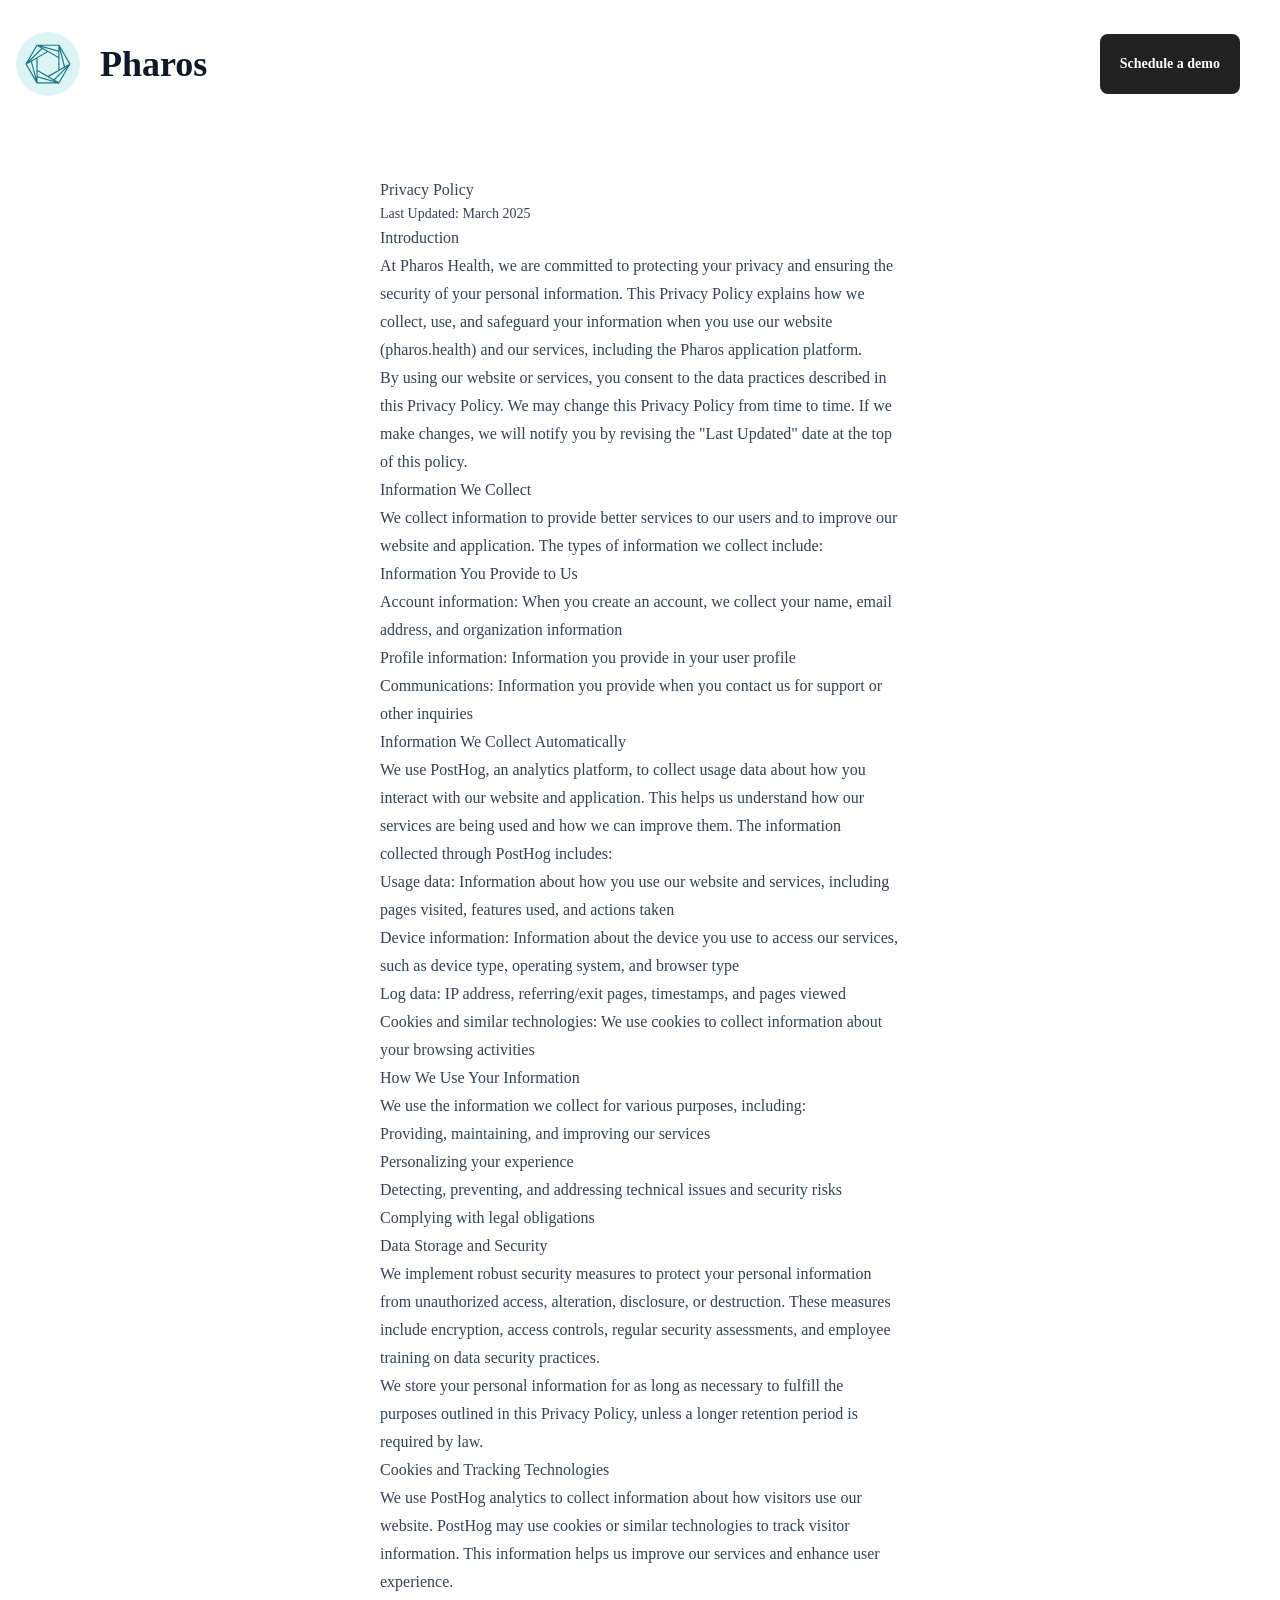
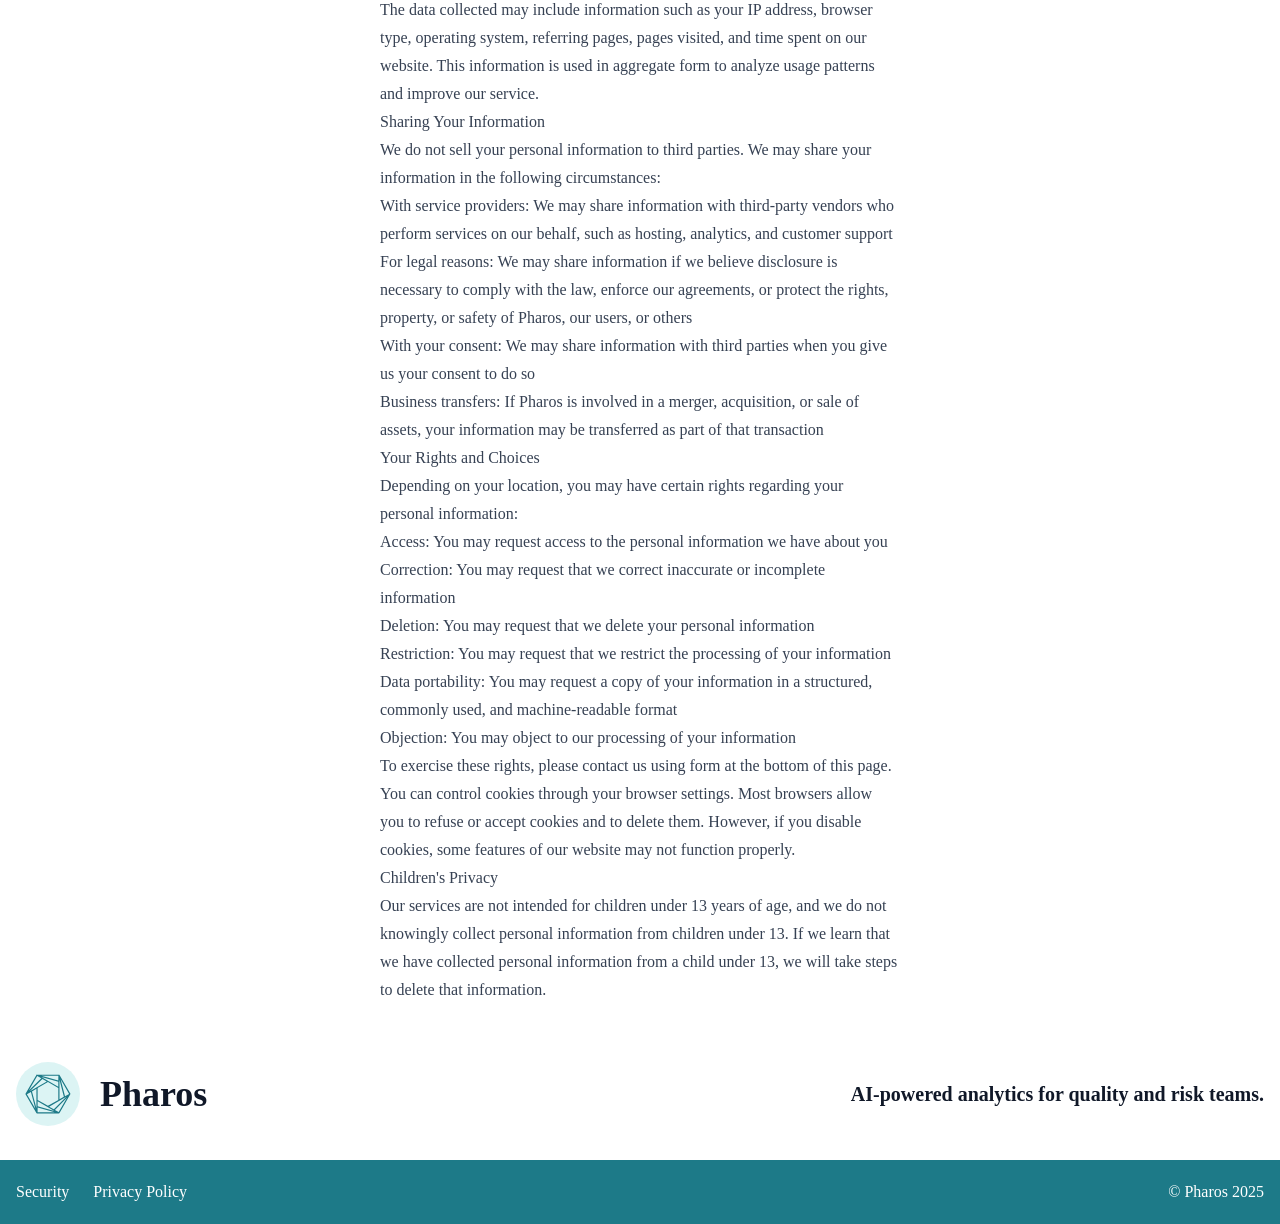
<file: privacy.html>
<html lang="en">
<head>
	<meta charset="utf-8">
	<base href="/">
	<meta name="viewport" content="width=device-width, initial-scale=1">
	<link rel="preconnect" href="https://fonts.googleapis.com">
	<link rel="preconnect" href="https://fonts.gstatic.com" crossorigin="">
	<link href="https://fonts.googleapis.com/css2?family=Outfit:wght@100..900&amp;display=swap" rel="stylesheet">

	<title>Pharos | Improve hospital quality and patient safety</title>
	<script type="application/ld+json">
		{
			"@context": "https://schema.org",
			"@type": "WebSite",
			"name": "Pharos",
			"url": "https://pharos.health",
			"description": "Pull data from patient charts at scale, without manual review. We automate the abstraction of hospital quality data for clinical registries, and allow teams to monitor QI project adherence and performance on an ongoing basis."
		}
	</script>
	<meta name="description"
		  content="Pull data from patient charts at scale, without manual review. We automate the abstraction of hospital quality data for clinical registries, and allow teams to monitor QI project adherence and performance on an ongoing basis.">
	<meta property="og:title" content="Pharos | Improve hospital quality and patient safety">
	<meta property="og:description"
		  content="Pull data from patient charts at scale, without manual review. We automate the abstraction of hospital quality data for clinical registries, and allow teams to monitor QI project adherence and performance on an ongoing basis.">
	<meta property="og:url" content="https://pharos.health">
	<meta property="og:site_name" content="Pharos">
	<meta property="og:locale" content="en_US">
	<meta property="og:type" content="website">
	<meta name="twitter:card" content="summary">
	<meta name="twitter:title" content="Pharos | Improve hospital quality and patient safety">
	<meta name="twitter:description"
		  content="Pull data from patient charts at scale, without manual review. We automate the abstraction of hospital quality data for clinical registries, and allow teams to monitor QI project adherence and performance on an ongoing basis.">
	<link rel="icon" href="https://pharos.health/favicon.svg" type="image/svg+xml">
	<link rel="icon" href="https://pharos.health/favicon-192.png" sizes="192x192" type="image/png">
	<link rel="icon" href="https://pharos.health/favicon-48.png" sizes="48x48" type="image/png">
	<script type="module" crossorigin="" src="./assets/js/index-CaW-TNms.js"></script>
	<link rel="stylesheet" crossorigin="" href="./assets/css/index-CGIrafLF.css">
	<style>body.swal2-shown:not(.swal2-no-backdrop,.swal2-toast-shown) {
		overflow: hidden
	}

	body.swal2-height-auto {
		height: auto !important
	}

	body.swal2-no-backdrop .swal2-container {
		background-color: rgba(0, 0, 0, 0) !important;
		pointer-events: none
	}

	body.swal2-no-backdrop .swal2-container .swal2-popup {
		pointer-events: all
	}

	body.swal2-no-backdrop .swal2-container .swal2-modal {
		box-shadow: 0 0 10px rgba(0, 0, 0, .4)
	}

	body.swal2-toast-shown .swal2-container {
		box-sizing: border-box;
		width: 360px;
		max-width: 100%;
		background-color: rgba(0, 0, 0, 0);
		pointer-events: none
	}

	body.swal2-toast-shown .swal2-container.swal2-top {
		inset: 0 auto auto 50%;
		transform: translateX(-50%)
	}

	body.swal2-toast-shown .swal2-container.swal2-top-end, body.swal2-toast-shown .swal2-container.swal2-top-right {
		inset: 0 0 auto auto
	}

	body.swal2-toast-shown .swal2-container.swal2-top-start, body.swal2-toast-shown .swal2-container.swal2-top-left {
		inset: 0 auto auto 0
	}

	body.swal2-toast-shown .swal2-container.swal2-center-start, body.swal2-toast-shown .swal2-container.swal2-center-left {
		inset: 50% auto auto 0;
		transform: translateY(-50%)
	}

	body.swal2-toast-shown .swal2-container.swal2-center {
		inset: 50% auto auto 50%;
		transform: translate(-50%, -50%)
	}

	body.swal2-toast-shown .swal2-container.swal2-center-end, body.swal2-toast-shown .swal2-container.swal2-center-right {
		inset: 50% 0 auto auto;
		transform: translateY(-50%)
	}

	body.swal2-toast-shown .swal2-container.swal2-bottom-start, body.swal2-toast-shown .swal2-container.swal2-bottom-left {
		inset: auto auto 0 0
	}

	body.swal2-toast-shown .swal2-container.swal2-bottom {
		inset: auto auto 0 50%;
		transform: translateX(-50%)
	}

	body.swal2-toast-shown .swal2-container.swal2-bottom-end, body.swal2-toast-shown .swal2-container.swal2-bottom-right {
		inset: auto 0 0 auto
	}

	@media print {
		body.swal2-shown:not(.swal2-no-backdrop,.swal2-toast-shown) {
			overflow-y: scroll !important
		}

		body.swal2-shown:not(.swal2-no-backdrop,.swal2-toast-shown) > [aria-hidden=true] {
			display: none
		}

		body.swal2-shown:not(.swal2-no-backdrop,.swal2-toast-shown) .swal2-container {
			position: static !important
		}
	}

	div:where(.swal2-container) {
		display: grid;
		position: fixed;
		z-index: 1060;
		inset: 0;
		box-sizing: border-box;
		grid-template-areas:"top-start     top            top-end" "center-start  center         center-end" "bottom-start  bottom-center  bottom-end";
		grid-template-rows:minmax(min-content, auto) minmax(min-content, auto) minmax(min-content, auto);
		height: 100%;
		padding: .625em;
		overflow-x: hidden;
		transition: background-color .1s;
		-webkit-overflow-scrolling: touch
	}

	div:where(.swal2-container).swal2-backdrop-show, div:where(.swal2-container).swal2-noanimation {
		background: rgba(0, 0, 0, .4)
	}

	div:where(.swal2-container).swal2-backdrop-hide {
		background: rgba(0, 0, 0, 0) !important
	}

	div:where(.swal2-container).swal2-top-start, div:where(.swal2-container).swal2-center-start, div:where(.swal2-container).swal2-bottom-start {
		grid-template-columns:minmax(0, 1fr) auto auto
	}

	div:where(.swal2-container).swal2-top, div:where(.swal2-container).swal2-center, div:where(.swal2-container).swal2-bottom {
		grid-template-columns:auto minmax(0, 1fr) auto
	}

	div:where(.swal2-container).swal2-top-end, div:where(.swal2-container).swal2-center-end, div:where(.swal2-container).swal2-bottom-end {
		grid-template-columns:auto auto minmax(0, 1fr)
	}

	div:where(.swal2-container).swal2-top-start > .swal2-popup {
		align-self: start
	}

	div:where(.swal2-container).swal2-top > .swal2-popup {
		grid-column: 2;
		place-self: start center
	}

	div:where(.swal2-container).swal2-top-end > .swal2-popup, div:where(.swal2-container).swal2-top-right > .swal2-popup {
		grid-column: 3;
		place-self: start end
	}

	div:where(.swal2-container).swal2-center-start > .swal2-popup, div:where(.swal2-container).swal2-center-left > .swal2-popup {
		grid-row: 2;
		align-self: center
	}

	div:where(.swal2-container).swal2-center > .swal2-popup {
		grid-column: 2;
		grid-row: 2;
		place-self: center center
	}

	div:where(.swal2-container).swal2-center-end > .swal2-popup, div:where(.swal2-container).swal2-center-right > .swal2-popup {
		grid-column: 3;
		grid-row: 2;
		place-self: center end
	}

	div:where(.swal2-container).swal2-bottom-start > .swal2-popup, div:where(.swal2-container).swal2-bottom-left > .swal2-popup {
		grid-column: 1;
		grid-row: 3;
		align-self: end
	}

	div:where(.swal2-container).swal2-bottom > .swal2-popup {
		grid-column: 2;
		grid-row: 3;
		place-self: end center
	}

	div:where(.swal2-container).swal2-bottom-end > .swal2-popup, div:where(.swal2-container).swal2-bottom-right > .swal2-popup {
		grid-column: 3;
		grid-row: 3;
		place-self: end end
	}

	div:where(.swal2-container).swal2-grow-row > .swal2-popup, div:where(.swal2-container).swal2-grow-fullscreen > .swal2-popup {
		grid-column: 1/4;
		width: 100%
	}

	div:where(.swal2-container).swal2-grow-column > .swal2-popup, div:where(.swal2-container).swal2-grow-fullscreen > .swal2-popup {
		grid-row: 1/4;
		align-self: stretch
	}

	div:where(.swal2-container).swal2-no-transition {
		transition: none !important
	}

	div:where(.swal2-container) div:where(.swal2-popup) {
		display: none;
		position: relative;
		box-sizing: border-box;
		grid-template-columns:minmax(0, 100%);
		width: 32em;
		max-width: 100%;
		padding: 0 0 1.25em;
		border: none;
		border-radius: 5px;
		background: #fff;
		color: hsl(0, 0%, 33%);
		font-family: inherit;
		font-size: 1rem
	}

	div:where(.swal2-container) div:where(.swal2-popup):focus {
		outline: none
	}

	div:where(.swal2-container) div:where(.swal2-popup).swal2-loading {
		overflow-y: hidden
	}

	div:where(.swal2-container) div:where(.swal2-popup).swal2-draggable {
		cursor: grab
	}

	div:where(.swal2-container) div:where(.swal2-popup).swal2-draggable div:where(.swal2-icon) {
		cursor: grab
	}

	div:where(.swal2-container) div:where(.swal2-popup).swal2-dragging {
		cursor: grabbing
	}

	div:where(.swal2-container) div:where(.swal2-popup).swal2-dragging div:where(.swal2-icon) {
		cursor: grabbing
	}

	div:where(.swal2-container) h2:where(.swal2-title) {
		position: relative;
		max-width: 100%;
		margin: 0;
		padding: .8em 1em 0;
		color: inherit;
		font-size: 1.875em;
		font-weight: 600;
		text-align: center;
		text-transform: none;
		word-wrap: break-word;
		cursor: initial
	}

	div:where(.swal2-container) div:where(.swal2-actions) {
		display: flex;
		z-index: 1;
		box-sizing: border-box;
		flex-wrap: wrap;
		align-items: center;
		justify-content: center;
		width: auto;
		margin: 1.25em auto 0;
		padding: 0
	}

	div:where(.swal2-container) div:where(.swal2-actions):not(.swal2-loading) .swal2-styled[disabled] {
		opacity: .4
	}

	div:where(.swal2-container) div:where(.swal2-actions):not(.swal2-loading) .swal2-styled:hover {
		background-image: linear-gradient(rgba(0, 0, 0, 0.1), rgba(0, 0, 0, 0.1))
	}

	div:where(.swal2-container) div:where(.swal2-actions):not(.swal2-loading) .swal2-styled:active {
		background-image: linear-gradient(rgba(0, 0, 0, 0.2), rgba(0, 0, 0, 0.2))
	}

	div:where(.swal2-container) div:where(.swal2-loader) {
		display: none;
		align-items: center;
		justify-content: center;
		width: 2.2em;
		height: 2.2em;
		margin: 0 1.875em;
		animation: swal2-rotate-loading 1.5s linear 0s infinite normal;
		border-width: .25em;
		border-style: solid;
		border-radius: 100%;
		border-color: #2778c4 rgba(0, 0, 0, 0) #2778c4 rgba(0, 0, 0, 0)
	}

	div:where(.swal2-container) button:where(.swal2-styled) {
		margin: .3125em;
		padding: .625em 1.1em;
		transition: box-shadow .1s;
		box-shadow: 0 0 0 3px rgba(0, 0, 0, 0);
		font-weight: 500
	}

	div:where(.swal2-container) button:where(.swal2-styled):not([disabled]) {
		cursor: pointer
	}

	div:where(.swal2-container) button:where(.swal2-styled):where(.swal2-confirm) {
		border: 0;
		border-radius: .25em;
		background: initial;
		background-color: #7066e0;
		color: #fff;
		font-size: 1em
	}

	div:where(.swal2-container) button:where(.swal2-styled):where(.swal2-confirm):focus-visible {
		box-shadow: 0 0 0 3px rgba(112, 102, 224, .5)
	}

	div:where(.swal2-container) button:where(.swal2-styled):where(.swal2-deny) {
		border: 0;
		border-radius: .25em;
		background: initial;
		background-color: #dc3741;
		color: #fff;
		font-size: 1em
	}

	div:where(.swal2-container) button:where(.swal2-styled):where(.swal2-deny):focus-visible {
		box-shadow: 0 0 0 3px rgba(220, 55, 65, .5)
	}

	div:where(.swal2-container) button:where(.swal2-styled):where(.swal2-cancel) {
		border: 0;
		border-radius: .25em;
		background: initial;
		background-color: #6e7881;
		color: #fff;
		font-size: 1em
	}

	div:where(.swal2-container) button:where(.swal2-styled):where(.swal2-cancel):focus-visible {
		box-shadow: 0 0 0 3px rgba(110, 120, 129, .5)
	}

	div:where(.swal2-container) button:where(.swal2-styled).swal2-default-outline:focus-visible {
		box-shadow: 0 0 0 3px rgba(100, 150, 200, .5)
	}

	div:where(.swal2-container) button:where(.swal2-styled):focus-visible {
		outline: none
	}

	div:where(.swal2-container) button:where(.swal2-styled)::-moz-focus-inner {
		border: 0
	}

	div:where(.swal2-container) div:where(.swal2-footer) {
		margin: 1em 0 0;
		padding: 1em 1em 0;
		border-top: 1px solid #eee;
		color: inherit;
		font-size: 1em;
		text-align: center;
		cursor: initial
	}

	div:where(.swal2-container) .swal2-timer-progress-bar-container {
		position: absolute;
		right: 0;
		bottom: 0;
		left: 0;
		grid-column: auto !important;
		overflow: hidden;
		border-bottom-right-radius: 5px;
		border-bottom-left-radius: 5px
	}

	div:where(.swal2-container) div:where(.swal2-timer-progress-bar) {
		width: 100%;
		height: .25em;
		background: rgba(0, 0, 0, .2)
	}

	div:where(.swal2-container) img:where(.swal2-image) {
		max-width: 100%;
		margin: 2em auto 1em;
		cursor: initial
	}

	div:where(.swal2-container) button:where(.swal2-close) {
		z-index: 2;
		align-items: center;
		justify-content: center;
		width: 1.2em;
		height: 1.2em;
		margin-top: 0;
		margin-right: 0;
		margin-bottom: -1.2em;
		padding: 0;
		overflow: hidden;
		transition: color .1s, box-shadow .1s;
		border: none;
		border-radius: 5px;
		background: rgba(0, 0, 0, 0);
		color: #ccc;
		font-family: monospace;
		font-size: 2.5em;
		cursor: pointer;
		justify-self: end
	}

	div:where(.swal2-container) button:where(.swal2-close):hover {
		transform: none;
		background: rgba(0, 0, 0, 0);
		color: #f27474
	}

	div:where(.swal2-container) button:where(.swal2-close):focus-visible {
		outline: none;
		box-shadow: inset 0 0 0 3px rgba(100, 150, 200, .5)
	}

	div:where(.swal2-container) button:where(.swal2-close)::-moz-focus-inner {
		border: 0
	}

	div:where(.swal2-container) div:where(.swal2-html-container) {
		z-index: 1;
		justify-content: center;
		margin: 0;
		padding: 1em 1.6em .3em;
		overflow: auto;
		color: inherit;
		font-size: 1.125em;
		font-weight: normal;
		line-height: normal;
		text-align: center;
		word-wrap: break-word;
		word-break: break-word;
		cursor: initial
	}

	div:where(.swal2-container) input:where(.swal2-input), div:where(.swal2-container) input:where(.swal2-file), div:where(.swal2-container) textarea:where(.swal2-textarea), div:where(.swal2-container) select:where(.swal2-select), div:where(.swal2-container) div:where(.swal2-radio), div:where(.swal2-container) label:where(.swal2-checkbox) {
		margin: 1em 2em 3px
	}

	div:where(.swal2-container) input:where(.swal2-input), div:where(.swal2-container) input:where(.swal2-file), div:where(.swal2-container) textarea:where(.swal2-textarea) {
		box-sizing: border-box;
		width: auto;
		transition: border-color .1s, box-shadow .1s;
		border: 1px solid hsl(0, 0%, 85%);
		border-radius: .1875em;
		background: rgba(0, 0, 0, 0);
		box-shadow: inset 0 1px 1px rgba(0, 0, 0, .06), 0 0 0 3px rgba(0, 0, 0, 0);
		color: inherit;
		font-size: 1.125em
	}

	div:where(.swal2-container) input:where(.swal2-input).swal2-inputerror, div:where(.swal2-container) input:where(.swal2-file).swal2-inputerror, div:where(.swal2-container) textarea:where(.swal2-textarea).swal2-inputerror {
		border-color: #f27474 !important;
		box-shadow: 0 0 2px #f27474 !important
	}

	div:where(.swal2-container) input:where(.swal2-input):focus, div:where(.swal2-container) input:where(.swal2-file):focus, div:where(.swal2-container) textarea:where(.swal2-textarea):focus {
		border: 1px solid #b4dbed;
		outline: none;
		box-shadow: inset 0 1px 1px rgba(0, 0, 0, .06), 0 0 0 3px rgba(100, 150, 200, .5)
	}

	div:where(.swal2-container) input:where(.swal2-input)::placeholder, div:where(.swal2-container) input:where(.swal2-file)::placeholder, div:where(.swal2-container) textarea:where(.swal2-textarea)::placeholder {
		color: #ccc
	}

	div:where(.swal2-container) .swal2-range {
		margin: 1em 2em 3px;
		background: #fff
	}

	div:where(.swal2-container) .swal2-range input {
		width: 80%
	}

	div:where(.swal2-container) .swal2-range output {
		width: 20%;
		color: inherit;
		font-weight: 600;
		text-align: center
	}

	div:where(.swal2-container) .swal2-range input, div:where(.swal2-container) .swal2-range output {
		height: 2.625em;
		padding: 0;
		font-size: 1.125em;
		line-height: 2.625em
	}

	div:where(.swal2-container) .swal2-input {
		height: 2.625em;
		padding: 0 .75em
	}

	div:where(.swal2-container) .swal2-file {
		width: 75%;
		margin-right: auto;
		margin-left: auto;
		background: rgba(0, 0, 0, 0);
		font-size: 1.125em
	}

	div:where(.swal2-container) .swal2-textarea {
		height: 6.75em;
		padding: .75em
	}

	div:where(.swal2-container) .swal2-select {
		min-width: 50%;
		max-width: 100%;
		padding: .375em .625em;
		background: rgba(0, 0, 0, 0);
		color: inherit;
		font-size: 1.125em
	}

	div:where(.swal2-container) .swal2-radio, div:where(.swal2-container) .swal2-checkbox {
		align-items: center;
		justify-content: center;
		background: #fff;
		color: inherit
	}

	div:where(.swal2-container) .swal2-radio label, div:where(.swal2-container) .swal2-checkbox label {
		margin: 0 .6em;
		font-size: 1.125em
	}

	div:where(.swal2-container) .swal2-radio input, div:where(.swal2-container) .swal2-checkbox input {
		flex-shrink: 0;
		margin: 0 .4em
	}

	div:where(.swal2-container) label:where(.swal2-input-label) {
		display: flex;
		justify-content: center;
		margin: 1em auto 0
	}

	div:where(.swal2-container) div:where(.swal2-validation-message) {
		align-items: center;
		justify-content: center;
		margin: 1em 0 0;
		padding: .625em;
		overflow: hidden;
		background: hsl(0, 0%, 94%);
		color: #666;
		font-size: 1em;
		font-weight: 300
	}

	div:where(.swal2-container) div:where(.swal2-validation-message)::before {
		content: "!";
		display: inline-block;
		width: 1.5em;
		min-width: 1.5em;
		height: 1.5em;
		margin: 0 .625em;
		border-radius: 50%;
		background-color: #f27474;
		color: #fff;
		font-weight: 600;
		line-height: 1.5em;
		text-align: center
	}

	div:where(.swal2-container) .swal2-progress-steps {
		flex-wrap: wrap;
		align-items: center;
		max-width: 100%;
		margin: 1.25em auto;
		padding: 0;
		background: rgba(0, 0, 0, 0);
		font-weight: 600
	}

	div:where(.swal2-container) .swal2-progress-steps li {
		display: inline-block;
		position: relative
	}

	div:where(.swal2-container) .swal2-progress-steps .swal2-progress-step {
		z-index: 20;
		flex-shrink: 0;
		width: 2em;
		height: 2em;
		border-radius: 2em;
		background: #2778c4;
		color: #fff;
		line-height: 2em;
		text-align: center
	}

	div:where(.swal2-container) .swal2-progress-steps .swal2-progress-step.swal2-active-progress-step {
		background: #2778c4
	}

	div:where(.swal2-container) .swal2-progress-steps .swal2-progress-step.swal2-active-progress-step ~ .swal2-progress-step {
		background: #add8e6;
		color: #fff
	}

	div:where(.swal2-container) .swal2-progress-steps .swal2-progress-step.swal2-active-progress-step ~ .swal2-progress-step-line {
		background: #add8e6
	}

	div:where(.swal2-container) .swal2-progress-steps .swal2-progress-step-line {
		z-index: 10;
		flex-shrink: 0;
		width: 2.5em;
		height: .4em;
		margin: 0 -1px;
		background: #2778c4
	}

	div:where(.swal2-icon) {
		position: relative;
		box-sizing: content-box;
		justify-content: center;
		width: 5em;
		height: 5em;
		margin: 2.5em auto .6em;
		border: .25em solid rgba(0, 0, 0, 0);
		border-radius: 50%;
		border-color: #000;
		font-family: inherit;
		line-height: 5em;
		cursor: default;
		user-select: none
	}

	div:where(.swal2-icon) .swal2-icon-content {
		display: flex;
		align-items: center;
		font-size: 3.75em
	}

	div:where(.swal2-icon).swal2-error {
		border-color: #f27474;
		color: #f27474
	}

	div:where(.swal2-icon).swal2-error .swal2-x-mark {
		position: relative;
		flex-grow: 1
	}

	div:where(.swal2-icon).swal2-error [class^=swal2-x-mark-line] {
		display: block;
		position: absolute;
		top: 2.3125em;
		width: 2.9375em;
		height: .3125em;
		border-radius: .125em;
		background-color: #f27474
	}

	div:where(.swal2-icon).swal2-error [class^=swal2-x-mark-line][class$=left] {
		left: 1.0625em;
		transform: rotate(45deg)
	}

	div:where(.swal2-icon).swal2-error [class^=swal2-x-mark-line][class$=right] {
		right: 1em;
		transform: rotate(-45deg)
	}

	div:where(.swal2-icon).swal2-error.swal2-icon-show {
		animation: swal2-animate-error-icon .5s
	}

	div:where(.swal2-icon).swal2-error.swal2-icon-show .swal2-x-mark {
		animation: swal2-animate-error-x-mark .5s
	}

	div:where(.swal2-icon).swal2-warning {
		border-color: rgb(249.95234375, 205.965625, 167.74765625);
		color: #f8bb86
	}

	div:where(.swal2-icon).swal2-warning.swal2-icon-show {
		animation: swal2-animate-error-icon .5s
	}

	div:where(.swal2-icon).swal2-warning.swal2-icon-show .swal2-icon-content {
		animation: swal2-animate-i-mark .5s
	}

	div:where(.swal2-icon).swal2-info {
		border-color: rgb(156.7033492823, 224.2822966507, 246.2966507177);
		color: #3fc3ee
	}

	div:where(.swal2-icon).swal2-info.swal2-icon-show {
		animation: swal2-animate-error-icon .5s
	}

	div:where(.swal2-icon).swal2-info.swal2-icon-show .swal2-icon-content {
		animation: swal2-animate-i-mark .8s
	}

	div:where(.swal2-icon).swal2-question {
		border-color: rgb(200.8064516129, 217.9677419355, 225.1935483871);
		color: #87adbd
	}

	div:where(.swal2-icon).swal2-question.swal2-icon-show {
		animation: swal2-animate-error-icon .5s
	}

	div:where(.swal2-icon).swal2-question.swal2-icon-show .swal2-icon-content {
		animation: swal2-animate-question-mark .8s
	}

	div:where(.swal2-icon).swal2-success {
		border-color: #a5dc86;
		color: #a5dc86
	}

	div:where(.swal2-icon).swal2-success [class^=swal2-success-circular-line] {
		position: absolute;
		width: 3.75em;
		height: 7.5em;
		border-radius: 50%
	}

	div:where(.swal2-icon).swal2-success [class^=swal2-success-circular-line][class$=left] {
		top: -0.4375em;
		left: -2.0635em;
		transform: rotate(-45deg);
		transform-origin: 3.75em 3.75em;
		border-radius: 7.5em 0 0 7.5em
	}

	div:where(.swal2-icon).swal2-success [class^=swal2-success-circular-line][class$=right] {
		top: -0.6875em;
		left: 1.875em;
		transform: rotate(-45deg);
		transform-origin: 0 3.75em;
		border-radius: 0 7.5em 7.5em 0
	}

	div:where(.swal2-icon).swal2-success .swal2-success-ring {
		position: absolute;
		z-index: 2;
		top: -0.25em;
		left: -0.25em;
		box-sizing: content-box;
		width: 100%;
		height: 100%;
		border: .25em solid rgba(165, 220, 134, .3);
		border-radius: 50%
	}

	div:where(.swal2-icon).swal2-success .swal2-success-fix {
		position: absolute;
		z-index: 1;
		top: .5em;
		left: 1.625em;
		width: .4375em;
		height: 5.625em;
		transform: rotate(-45deg)
	}

	div:where(.swal2-icon).swal2-success [class^=swal2-success-line] {
		display: block;
		position: absolute;
		z-index: 2;
		height: .3125em;
		border-radius: .125em;
		background-color: #a5dc86
	}

	div:where(.swal2-icon).swal2-success [class^=swal2-success-line][class$=tip] {
		top: 2.875em;
		left: .8125em;
		width: 1.5625em;
		transform: rotate(45deg)
	}

	div:where(.swal2-icon).swal2-success [class^=swal2-success-line][class$=long] {
		top: 2.375em;
		right: .5em;
		width: 2.9375em;
		transform: rotate(-45deg)
	}

	div:where(.swal2-icon).swal2-success.swal2-icon-show .swal2-success-line-tip {
		animation: swal2-animate-success-line-tip .75s
	}

	div:where(.swal2-icon).swal2-success.swal2-icon-show .swal2-success-line-long {
		animation: swal2-animate-success-line-long .75s
	}

	div:where(.swal2-icon).swal2-success.swal2-icon-show .swal2-success-circular-line-right {
		animation: swal2-rotate-success-circular-line 4.25s ease-in
	}

	[class^=swal2] {
		-webkit-tap-highlight-color: rgba(0, 0, 0, 0)
	}

	.swal2-show {
		animation: swal2-show .3s
	}

	.swal2-hide {
		animation: swal2-hide .15s forwards
	}

	.swal2-noanimation {
		transition: none
	}

	.swal2-scrollbar-measure {
		position: absolute;
		top: -9999px;
		width: 50px;
		height: 50px;
		overflow: scroll
	}

	.swal2-rtl .swal2-close {
		margin-right: initial;
		margin-left: 0
	}

	.swal2-rtl .swal2-timer-progress-bar {
		right: 0;
		left: auto
	}

	.swal2-toast {
		box-sizing: border-box;
		grid-column: 1/4 !important;
		grid-row: 1/4 !important;
		grid-template-columns:min-content auto min-content;
		padding: 1em;
		overflow-y: hidden;
		background: #fff;
		box-shadow: 0 0 1px rgba(0, 0, 0, .075), 0 1px 2px rgba(0, 0, 0, .075), 1px 2px 4px rgba(0, 0, 0, .075), 1px 3px 8px rgba(0, 0, 0, .075), 2px 4px 16px rgba(0, 0, 0, .075);
		pointer-events: all
	}

	.swal2-toast > * {
		grid-column: 2
	}

	.swal2-toast h2:where(.swal2-title) {
		margin: .5em 1em;
		padding: 0;
		font-size: 1em;
		text-align: initial
	}

	.swal2-toast .swal2-loading {
		justify-content: center
	}

	.swal2-toast input:where(.swal2-input) {
		height: 2em;
		margin: .5em;
		font-size: 1em
	}

	.swal2-toast .swal2-validation-message {
		font-size: 1em
	}

	.swal2-toast div:where(.swal2-footer) {
		margin: .5em 0 0;
		padding: .5em 0 0;
		font-size: .8em
	}

	.swal2-toast button:where(.swal2-close) {
		grid-column: 3/3;
		grid-row: 1/99;
		align-self: center;
		width: .8em;
		height: .8em;
		margin: 0;
		font-size: 2em
	}

	.swal2-toast div:where(.swal2-html-container) {
		margin: .5em 1em;
		padding: 0;
		overflow: initial;
		font-size: 1em;
		text-align: initial
	}

	.swal2-toast div:where(.swal2-html-container):empty {
		padding: 0
	}

	.swal2-toast .swal2-loader {
		grid-column: 1;
		grid-row: 1/99;
		align-self: center;
		width: 2em;
		height: 2em;
		margin: .25em
	}

	.swal2-toast .swal2-icon {
		grid-column: 1;
		grid-row: 1/99;
		align-self: center;
		width: 2em;
		min-width: 2em;
		height: 2em;
		margin: 0 .5em 0 0
	}

	.swal2-toast .swal2-icon .swal2-icon-content {
		display: flex;
		align-items: center;
		font-size: 1.8em;
		font-weight: bold
	}

	.swal2-toast .swal2-icon.swal2-success .swal2-success-ring {
		width: 2em;
		height: 2em
	}

	.swal2-toast .swal2-icon.swal2-error [class^=swal2-x-mark-line] {
		top: .875em;
		width: 1.375em
	}

	.swal2-toast .swal2-icon.swal2-error [class^=swal2-x-mark-line][class$=left] {
		left: .3125em
	}

	.swal2-toast .swal2-icon.swal2-error [class^=swal2-x-mark-line][class$=right] {
		right: .3125em
	}

	.swal2-toast div:where(.swal2-actions) {
		justify-content: flex-start;
		height: auto;
		margin: 0;
		margin-top: .5em;
		padding: 0 .5em
	}

	.swal2-toast button:where(.swal2-styled) {
		margin: .25em .5em;
		padding: .4em .6em;
		font-size: 1em
	}

	.swal2-toast .swal2-success {
		border-color: #a5dc86
	}

	.swal2-toast .swal2-success [class^=swal2-success-circular-line] {
		position: absolute;
		width: 1.6em;
		height: 3em;
		border-radius: 50%
	}

	.swal2-toast .swal2-success [class^=swal2-success-circular-line][class$=left] {
		top: -0.8em;
		left: -0.5em;
		transform: rotate(-45deg);
		transform-origin: 2em 2em;
		border-radius: 4em 0 0 4em
	}

	.swal2-toast .swal2-success [class^=swal2-success-circular-line][class$=right] {
		top: -0.25em;
		left: .9375em;
		transform-origin: 0 1.5em;
		border-radius: 0 4em 4em 0
	}

	.swal2-toast .swal2-success .swal2-success-ring {
		width: 2em;
		height: 2em
	}

	.swal2-toast .swal2-success .swal2-success-fix {
		top: 0;
		left: .4375em;
		width: .4375em;
		height: 2.6875em
	}

	.swal2-toast .swal2-success [class^=swal2-success-line] {
		height: .3125em
	}

	.swal2-toast .swal2-success [class^=swal2-success-line][class$=tip] {
		top: 1.125em;
		left: .1875em;
		width: .75em
	}

	.swal2-toast .swal2-success [class^=swal2-success-line][class$=long] {
		top: .9375em;
		right: .1875em;
		width: 1.375em
	}

	.swal2-toast .swal2-success.swal2-icon-show .swal2-success-line-tip {
		animation: swal2-toast-animate-success-line-tip .75s
	}

	.swal2-toast .swal2-success.swal2-icon-show .swal2-success-line-long {
		animation: swal2-toast-animate-success-line-long .75s
	}

	.swal2-toast.swal2-show {
		animation: swal2-toast-show .5s
	}

	.swal2-toast.swal2-hide {
		animation: swal2-toast-hide .1s forwards
	}

	@keyframes swal2-show {
		0% {
			transform: scale(0.7)
		}
		45% {
			transform: scale(1.05)
		}
		80% {
			transform: scale(0.95)
		}
		100% {
			transform: scale(1)
		}
	}

	@keyframes swal2-hide {
		0% {
			transform: scale(1);
			opacity: 1
		}
		100% {
			transform: scale(0.5);
			opacity: 0
		}
	}

	@keyframes swal2-animate-success-line-tip {
		0% {
			top: 1.1875em;
			left: .0625em;
			width: 0
		}
		54% {
			top: 1.0625em;
			left: .125em;
			width: 0
		}
		70% {
			top: 2.1875em;
			left: -0.375em;
			width: 3.125em
		}
		84% {
			top: 3em;
			left: 1.3125em;
			width: 1.0625em
		}
		100% {
			top: 2.8125em;
			left: .8125em;
			width: 1.5625em
		}
	}

	@keyframes swal2-animate-success-line-long {
		0% {
			top: 3.375em;
			right: 2.875em;
			width: 0
		}
		65% {
			top: 3.375em;
			right: 2.875em;
			width: 0
		}
		84% {
			top: 2.1875em;
			right: 0;
			width: 3.4375em
		}
		100% {
			top: 2.375em;
			right: .5em;
			width: 2.9375em
		}
	}

	@keyframes swal2-rotate-success-circular-line {
		0% {
			transform: rotate(-45deg)
		}
		5% {
			transform: rotate(-45deg)
		}
		12% {
			transform: rotate(-405deg)
		}
		100% {
			transform: rotate(-405deg)
		}
	}

	@keyframes swal2-animate-error-x-mark {
		0% {
			margin-top: 1.625em;
			transform: scale(0.4);
			opacity: 0
		}
		50% {
			margin-top: 1.625em;
			transform: scale(0.4);
			opacity: 0
		}
		80% {
			margin-top: -0.375em;
			transform: scale(1.15)
		}
		100% {
			margin-top: 0;
			transform: scale(1);
			opacity: 1
		}
	}

	@keyframes swal2-animate-error-icon {
		0% {
			transform: rotateX(100deg);
			opacity: 0
		}
		100% {
			transform: rotateX(0deg);
			opacity: 1
		}
	}

	@keyframes swal2-rotate-loading {
		0% {
			transform: rotate(0deg)
		}
		100% {
			transform: rotate(360deg)
		}
	}

	@keyframes swal2-animate-question-mark {
		0% {
			transform: rotateY(-360deg)
		}
		100% {
			transform: rotateY(0)
		}
	}

	@keyframes swal2-animate-i-mark {
		0% {
			transform: rotateZ(45deg);
			opacity: 0
		}
		25% {
			transform: rotateZ(-25deg);
			opacity: .4
		}
		50% {
			transform: rotateZ(15deg);
			opacity: .8
		}
		75% {
			transform: rotateZ(-5deg);
			opacity: 1
		}
		100% {
			transform: rotateX(0);
			opacity: 1
		}
	}

	@keyframes swal2-toast-show {
		0% {
			transform: translateY(-0.625em) rotateZ(2deg)
		}
		33% {
			transform: translateY(0) rotateZ(-2deg)
		}
		66% {
			transform: translateY(0.3125em) rotateZ(2deg)
		}
		100% {
			transform: translateY(0) rotateZ(0deg)
		}
	}

	@keyframes swal2-toast-hide {
		100% {
			transform: rotateZ(1deg);
			opacity: 0
		}
	}

	@keyframes swal2-toast-animate-success-line-tip {
		0% {
			top: .5625em;
			left: .0625em;
			width: 0
		}
		54% {
			top: .125em;
			left: .125em;
			width: 0
		}
		70% {
			top: .625em;
			left: -0.25em;
			width: 1.625em
		}
		84% {
			top: 1.0625em;
			left: .75em;
			width: .5em
		}
		100% {
			top: 1.125em;
			left: .1875em;
			width: .75em
		}
	}

	@keyframes swal2-toast-animate-success-line-long {
		0% {
			top: 1.625em;
			right: 1.375em;
			width: 0
		}
		65% {
			top: 1.25em;
			right: .9375em;
			width: 0
		}
		84% {
			top: .9375em;
			right: 0;
			width: 1.125em
		}
		100% {
			top: .9375em;
			right: .1875em;
			width: 1.375em
		}
	}</style>
</head>
<body cz-shortcut-listen="true">
<!--<div id="root">-->
	<div class="flex min-h-screen flex-col bg-white text-gray-900 antialiased">
		<div class="mx-auto max-w-[100rem] px-4 sm:px-6 lg:px-8 w-full">
			<nav class="flex-none py-8 antialiased flex flex-1 items-center gap-4 py-2.5"><a href="/"
																							 data-headlessui-state=""
																							 data-discover="true">
				<div class="flex items-center gap-x-5"><img class="h-16 w-auto" alt="" src="./assets/images/favicon.svg"><span
						class="font-display font-semibold text-4xl truncate">Pharos</span></div>
			</a>
				<div aria-hidden="true" class="-ml-4 flex-1"></div>
				<div class="mr-6 hidden lg:flex flex items-center gap-3"><a href="/#contact"
																			class="relative isolate inline-flex items-baseline justify-center gap-x-2 rounded-lg border text-base/6 font-semibold px-[calc(--spacing(3.5)-1px)] py-[calc(--spacing(2.5)-1px)] sm:px-[calc(--spacing(3)-1px)] sm:py-[calc(--spacing(1.5)-1px)] sm:text-sm/6 focus:outline-hidden data-focus:outline data-focus:outline-2 data-focus:outline-offset-2 data-focus:outline-blue-500 data-disabled:opacity-50 *:data-[slot=icon]:-mx-0.5 *:data-[slot=icon]:my-0.5 *:data-[slot=icon]:size-5 *:data-[slot=icon]:shrink-0 *:data-[slot=icon]:self-center *:data-[slot=icon]:text-(--btn-icon) sm:*:data-[slot=icon]:my-1 sm:*:data-[slot=icon]:size-4 forced-colors:[--btn-icon:ButtonText] forced-colors:data-hover:[--btn-icon:ButtonText] border-transparent bg-(--btn-border) dark:bg-(--btn-bg) before:absolute before:inset-0 before:-z-10 before:rounded-[calc(var(--radius-lg)-1px)] before:bg-(--btn-bg) before:shadow-sm dark:before:hidden dark:border-white/5 after:absolute after:inset-0 after:-z-10 after:rounded-[calc(var(--radius-lg)-1px)] after:shadow-[shadow:inset_0_1px_--theme(--color-white/15%)] data-active:after:bg-(--btn-hover-overlay) data-hover:after:bg-(--btn-hover-overlay) dark:after:-inset-px dark:after:rounded-lg data-disabled:before:shadow-none data-disabled:after:shadow-none text-white [--btn-bg:var(--color-zinc-900)] [--btn-border:var(--color-zinc-950)]/90 [--btn-hover-overlay:var(--color-white)]/10 dark:text-white dark:[--btn-bg:var(--color-zinc-600)] dark:[--btn-hover-overlay:var(--color-white)]/5 [--btn-icon:var(--color-zinc-400)] data-active:[--btn-icon:var(--color-zinc-300)] data-hover:[--btn-icon:var(--color-zinc-300)]"
																			data-headlessui-state=""
																			data-discover="true"><span
						class="absolute top-1/2 left-1/2 size-[max(100%,2.75rem)] -translate-x-1/2 -translate-y-1/2 [@media(pointer:fine)]:hidden"
						aria-hidden="true"></span><span class="p-2">Schedule a demo</span></a></div>
			</nav>
		</div>
		<section id="privacy-content">
			<div class="mx-auto max-w-[100rem] px-4 sm:px-6 lg:px-8 py-12">
				<article class="prose mx-auto"><h1>Privacy Policy</h1>
					<p class="text-sm">Last Updated: March 2025</p>
					<h2>Introduction</h2>
					<p>At Pharos Health, we are committed to protecting your privacy and ensuring the security of your
						personal information. This Privacy Policy explains how we collect, use, and safeguard your
						information when you use our website (pharos.health) and our services, including the Pharos
						application platform.</p>
					<p>By using our website or services, you consent to the data practices described in this Privacy
						Policy. We may change this Privacy Policy from time to time. If we make changes, we will notify
						you by revising the "Last Updated" date at the top of this policy.</p>
					<h2>Information We Collect</h2>
					<p>We collect information to provide better services to our users and to improve our website and
						application. The types of information we collect include:</p>
					<h3>Information You Provide to Us</h3>
					<ul>
						<li>Account information: When you create an account, we collect your name, email address, and
							organization information
						</li>
						<li>Profile information: Information you provide in your user profile</li>
						<li>Communications: Information you provide when you contact us for support or other inquiries
						</li>
					</ul>
					<h3>Information We Collect Automatically</h3>
					<p>We use PostHog, an analytics platform, to collect usage data about how you interact with our
						website and application. This helps us understand how our services are being used and how we can
						improve them. The information collected through PostHog includes:</p>
					<ul>
						<li>Usage data: Information about how you use our website and services, including pages visited,
							features used, and actions taken
						</li>
						<li>Device information: Information about the device you use to access our services, such as
							device type, operating system, and browser type
						</li>
						<li>Log data: IP address, referring/exit pages, timestamps, and pages viewed</li>
						<li>Cookies and similar technologies: We use cookies to collect information about your browsing
							activities
						</li>
					</ul>
					<h2>How We Use Your Information</h2>
					<p>We use the information we collect for various purposes, including:</p>
					<ul>
						<li>Providing, maintaining, and improving our services</li>
						<li>Personalizing your experience</li>
						<li>Detecting, preventing, and addressing technical issues and security risks</li>
						<li>Complying with legal obligations</li>
					</ul>
					<h2>Data Storage and Security</h2>
					<p>We implement robust security measures to protect your personal information from unauthorized
						access, alteration, disclosure, or destruction. These measures include encryption, access
						controls, regular security assessments, and employee training on data security practices.</p>
					<p>We store your personal information for as long as necessary to fulfill the purposes outlined in
						this Privacy Policy, unless a longer retention period is required by law.</p>
					<h2>Cookies and Tracking Technologies</h2>
					<p>We use PostHog analytics to collect information about how visitors use our website. PostHog may
						use cookies or similar technologies to track visitor information. This information helps us
						improve our services and enhance user experience.</p>
					<p>The data collected may include information such as your IP address, browser type, operating
						system, referring pages, pages visited, and time spent on our website. This information is used
						in aggregate form to analyze usage patterns and improve our service.</p>
					<h2>Sharing Your Information</h2>
					<p>We do not sell your personal information to third parties. We may share your information in the
						following circumstances:</p>
					<ul>
						<li>With service providers: We may share information with third-party vendors who perform
							services on our behalf, such as hosting, analytics, and customer support
						</li>
						<li>For legal reasons: We may share information if we believe disclosure is necessary to comply
							with the law, enforce our agreements, or protect the rights, property, or safety of Pharos,
							our users, or others
						</li>
						<li>With your consent: We may share information with third parties when you give us your consent
							to do so
						</li>
						<li>Business transfers: If Pharos is involved in a merger, acquisition, or sale of assets, your
							information may be transferred as part of that transaction
						</li>
					</ul>
					<h2>Your Rights and Choices</h2>
					<p>Depending on your location, you may have certain rights regarding your personal information:</p>
					<ul>
						<li>Access: You may request access to the personal information we have about you</li>
						<li>Correction: You may request that we correct inaccurate or incomplete information</li>
						<li>Deletion: You may request that we delete your personal information</li>
						<li>Restriction: You may request that we restrict the processing of your information</li>
						<li>Data portability: You may request a copy of your information in a structured, commonly used,
							and machine-readable format
						</li>
						<li>Objection: You may object to our processing of your information</li>
					</ul>
					<p>To exercise these rights, please contact us using form at the bottom of this page.</p>
					<p>You can control cookies through your browser settings. Most browsers allow you to refuse or
						accept cookies and to delete them. However, if you disable cookies, some features of our website
						may not function properly.</p>
					<h2>Children's Privacy</h2>
					<p>Our services are not intended for children under 13 years of age, and we do not knowingly collect
						personal information from children under 13. If we learn that we have collected personal
						information from a child under 13, we will take steps to delete that information.</p></article>
			</div>
		</section>
		<footer>
			<div class="mx-auto max-w-[100rem] px-4 sm:px-6 lg:px-8 pb-6">
				<nav class="flex flex-1 items-center gap-4 py-2.5">
					<div class="flex items-center gap-x-5"><img class="h-16 w-auto" alt="" src="./assets/images/favicon.svg"><span
							class="font-display font-semibold text-4xl truncate">Pharos</span></div>
					<div aria-hidden="true" class="-ml-4 flex-1"></div>
					<div class="hidden lg:inline flex items-center gap-3"><p class="font-semibold text-xl">AI-powered
						analytics for quality and risk teams.</p></div>
				</nav>
			</div>
			<div class="flex min-h-16 w-full items-center bg-[#1D7A88] text-white">
				<div class="mx-auto max-w-[100rem] px-4 sm:px-6 lg:px-8 w-full">
					<nav class="flex flex-1 items-center gap-4 py-2.5">
						<div class="flex items-center gap-3">
							<div class="flex gap-6"><a href="/security"
													   class="my-auto text-white transition-colors hover:text-gray-200"
													   data-headlessui-state="" data-discover="true">Security</a><a
									href="/privacy" class="my-auto text-white transition-colors hover:text-gray-200"
									data-headlessui-state="" data-discover="true">Privacy Policy</a></div>
						</div>
						<div aria-hidden="true" class="-ml-4 flex-1"></div>
						<div class="flex items-center gap-3"><p>© Pharos 2025</p></div>
					</nav>
				</div>
			</div>
		</footer>
	</div>
<!--</div>-->


<script type="text/javascript" crossorigin="anonymous"
		src="https://ph.pharos.health/static/surveys.js?v=1.268.8"></script>
<script type="text/javascript" crossorigin="anonymous"
		src="https://ph.pharos.health/array/phc_pgHXrB1yPFMIOg0bHPpvcs8uBcuXfHJwMwCBOLd0k1z/config.js"></script>
<script type="text/javascript" crossorigin="anonymous"
		src="https://ph.pharos.health/static/exception-autocapture.js?v=1.268.8"></script>
<script type="text/javascript" crossorigin="anonymous"
		src="https://ph.pharos.health/static/web-vitals.js?v=1.268.8"></script>
<script type="text/javascript" crossorigin="anonymous"
		src="https://ph.pharos.health/static/posthog-recorder.js?v=1.268.8"></script>
</body>
</html>
</file>
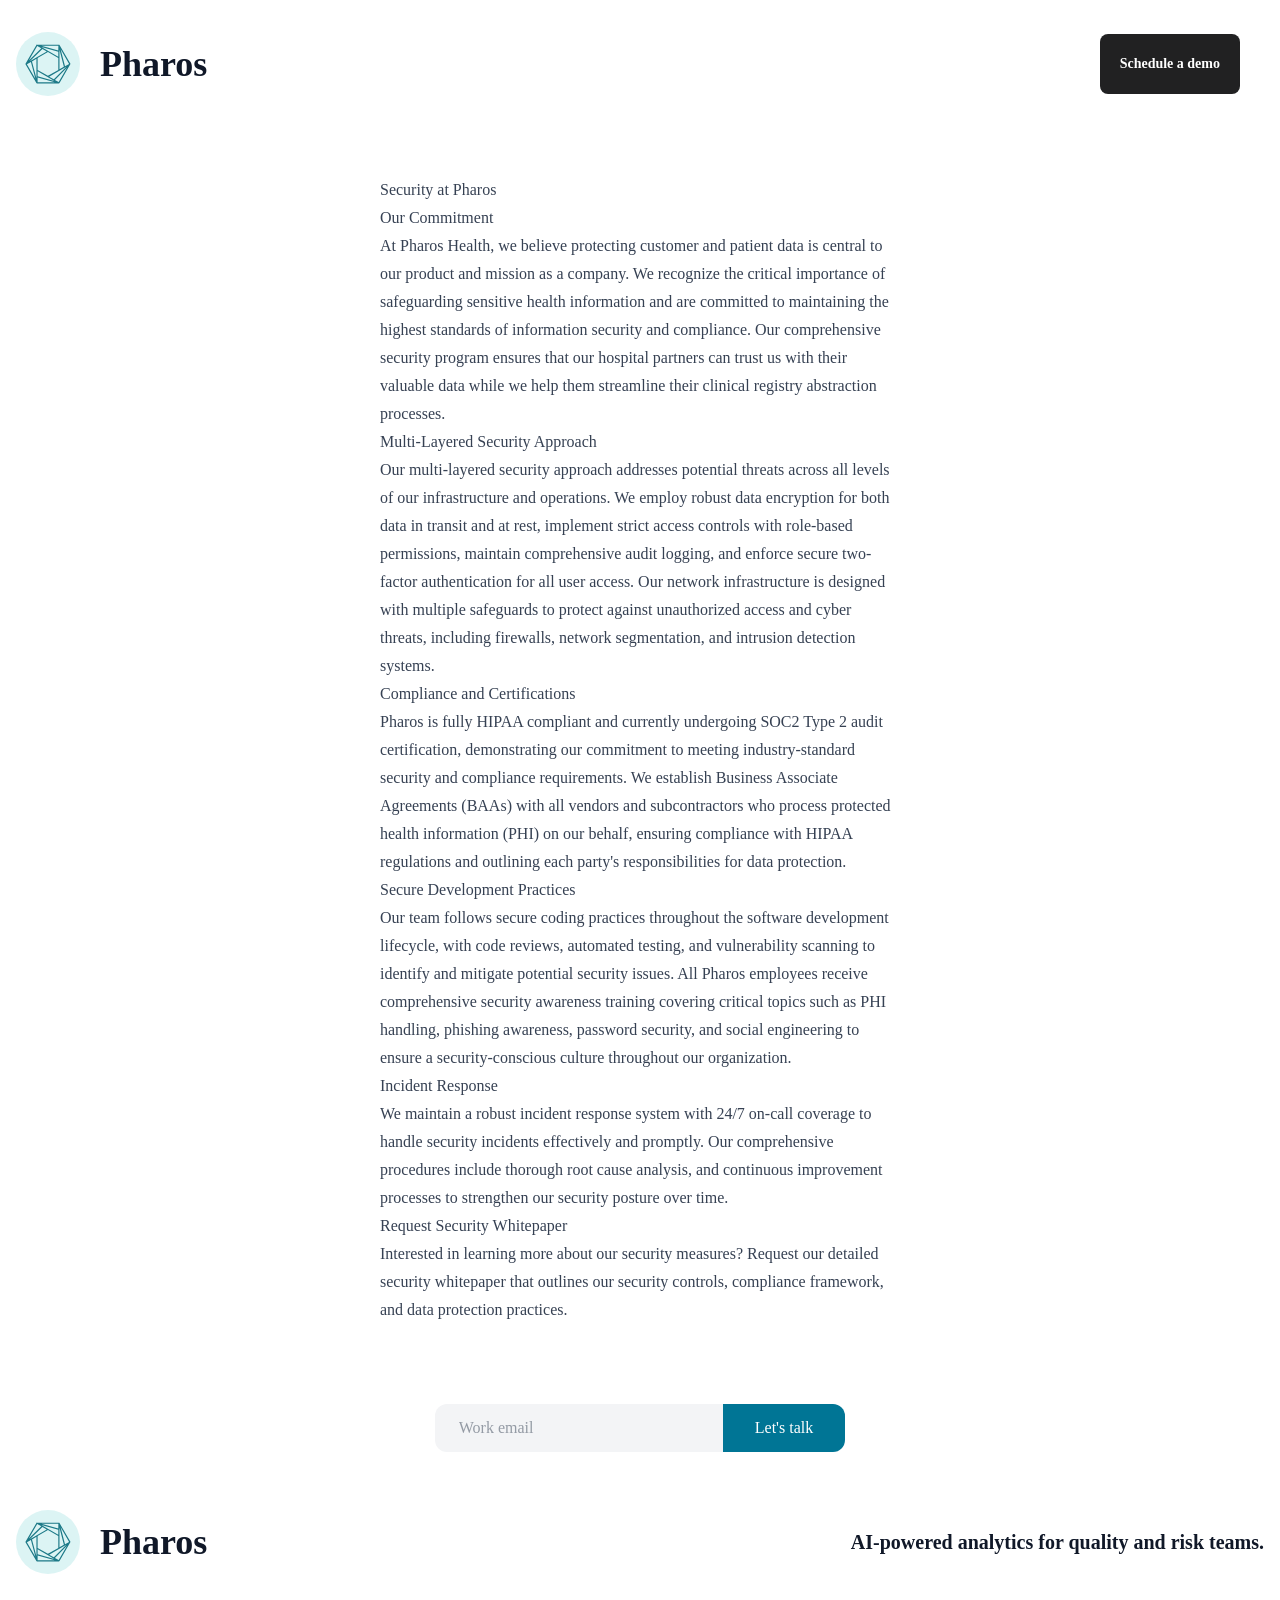
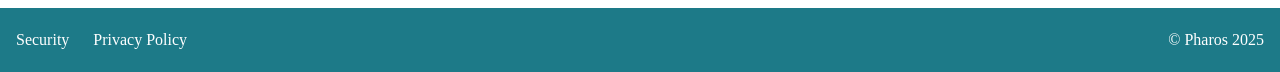
<file: security.html>
<html lang="en">
<head>
	<meta charset="utf-8">
	<base href="/">
	<meta name="viewport" content="width=device-width, initial-scale=1">
	<link rel="preconnect" href="https://fonts.googleapis.com">
	<link rel="preconnect" href="https://fonts.gstatic.com" crossorigin="">
	<link href="https://fonts.googleapis.com/css2?family=Outfit:wght@100..900&amp;display=swap" rel="stylesheet">

	<title>Pharos | Improve hospital quality and patient safety</title>
	<script type="application/ld+json">
		{
			"@context": "https://schema.org",
			"@type": "WebSite",
			"name": "Pharos",
			"url": "https://pharos.health",
			"description": "Pull data from patient charts at scale, without manual review. We automate the abstraction of hospital quality data for clinical registries, and allow teams to monitor QI project adherence and performance on an ongoing basis."
		}
	</script>
	<meta name="description"
		  content="Pull data from patient charts at scale, without manual review. We automate the abstraction of hospital quality data for clinical registries, and allow teams to monitor QI project adherence and performance on an ongoing basis.">
	<meta property="og:title" content="Pharos | Improve hospital quality and patient safety">
	<meta property="og:description"
		  content="Pull data from patient charts at scale, without manual review. We automate the abstraction of hospital quality data for clinical registries, and allow teams to monitor QI project adherence and performance on an ongoing basis.">
	<meta property="og:url" content="https://pharos.health">
	<meta property="og:site_name" content="Pharos">
	<meta property="og:locale" content="en_US">
	<meta property="og:type" content="website">
	<meta name="twitter:card" content="summary">
	<meta name="twitter:title" content="Pharos | Improve hospital quality and patient safety">
	<meta name="twitter:description"
		  content="Pull data from patient charts at scale, without manual review. We automate the abstraction of hospital quality data for clinical registries, and allow teams to monitor QI project adherence and performance on an ongoing basis.">
	<link rel="icon" href="https://pharos.health/favicon.svg" type="image/svg+xml">
	<link rel="icon" href="https://pharos.health/favicon-192.png" sizes="192x192" type="image/png">
	<link rel="icon" href="https://pharos.health/favicon-48.png" sizes="48x48" type="image/png">
	<script type="module" crossorigin="" src="./assets/js/index-CaW-TNms.js"></script>
	<link rel="stylesheet" crossorigin="" href="./assets/css/index-CGIrafLF.css">
	<style>body.swal2-shown:not(.swal2-no-backdrop,.swal2-toast-shown) {
		overflow: hidden
	}

	body.swal2-height-auto {
		height: auto !important
	}

	body.swal2-no-backdrop .swal2-container {
		background-color: rgba(0, 0, 0, 0) !important;
		pointer-events: none
	}

	body.swal2-no-backdrop .swal2-container .swal2-popup {
		pointer-events: all
	}

	body.swal2-no-backdrop .swal2-container .swal2-modal {
		box-shadow: 0 0 10px rgba(0, 0, 0, .4)
	}

	body.swal2-toast-shown .swal2-container {
		box-sizing: border-box;
		width: 360px;
		max-width: 100%;
		background-color: rgba(0, 0, 0, 0);
		pointer-events: none
	}

	body.swal2-toast-shown .swal2-container.swal2-top {
		inset: 0 auto auto 50%;
		transform: translateX(-50%)
	}

	body.swal2-toast-shown .swal2-container.swal2-top-end, body.swal2-toast-shown .swal2-container.swal2-top-right {
		inset: 0 0 auto auto
	}

	body.swal2-toast-shown .swal2-container.swal2-top-start, body.swal2-toast-shown .swal2-container.swal2-top-left {
		inset: 0 auto auto 0
	}

	body.swal2-toast-shown .swal2-container.swal2-center-start, body.swal2-toast-shown .swal2-container.swal2-center-left {
		inset: 50% auto auto 0;
		transform: translateY(-50%)
	}

	body.swal2-toast-shown .swal2-container.swal2-center {
		inset: 50% auto auto 50%;
		transform: translate(-50%, -50%)
	}

	body.swal2-toast-shown .swal2-container.swal2-center-end, body.swal2-toast-shown .swal2-container.swal2-center-right {
		inset: 50% 0 auto auto;
		transform: translateY(-50%)
	}

	body.swal2-toast-shown .swal2-container.swal2-bottom-start, body.swal2-toast-shown .swal2-container.swal2-bottom-left {
		inset: auto auto 0 0
	}

	body.swal2-toast-shown .swal2-container.swal2-bottom {
		inset: auto auto 0 50%;
		transform: translateX(-50%)
	}

	body.swal2-toast-shown .swal2-container.swal2-bottom-end, body.swal2-toast-shown .swal2-container.swal2-bottom-right {
		inset: auto 0 0 auto
	}

	@media print {
		body.swal2-shown:not(.swal2-no-backdrop,.swal2-toast-shown) {
			overflow-y: scroll !important
		}

		body.swal2-shown:not(.swal2-no-backdrop,.swal2-toast-shown) > [aria-hidden=true] {
			display: none
		}

		body.swal2-shown:not(.swal2-no-backdrop,.swal2-toast-shown) .swal2-container {
			position: static !important
		}
	}

	div:where(.swal2-container) {
		display: grid;
		position: fixed;
		z-index: 1060;
		inset: 0;
		box-sizing: border-box;
		grid-template-areas:"top-start     top            top-end" "center-start  center         center-end" "bottom-start  bottom-center  bottom-end";
		grid-template-rows:minmax(min-content, auto) minmax(min-content, auto) minmax(min-content, auto);
		height: 100%;
		padding: .625em;
		overflow-x: hidden;
		transition: background-color .1s;
		-webkit-overflow-scrolling: touch
	}

	div:where(.swal2-container).swal2-backdrop-show, div:where(.swal2-container).swal2-noanimation {
		background: rgba(0, 0, 0, .4)
	}

	div:where(.swal2-container).swal2-backdrop-hide {
		background: rgba(0, 0, 0, 0) !important
	}

	div:where(.swal2-container).swal2-top-start, div:where(.swal2-container).swal2-center-start, div:where(.swal2-container).swal2-bottom-start {
		grid-template-columns:minmax(0, 1fr) auto auto
	}

	div:where(.swal2-container).swal2-top, div:where(.swal2-container).swal2-center, div:where(.swal2-container).swal2-bottom {
		grid-template-columns:auto minmax(0, 1fr) auto
	}

	div:where(.swal2-container).swal2-top-end, div:where(.swal2-container).swal2-center-end, div:where(.swal2-container).swal2-bottom-end {
		grid-template-columns:auto auto minmax(0, 1fr)
	}

	div:where(.swal2-container).swal2-top-start > .swal2-popup {
		align-self: start
	}

	div:where(.swal2-container).swal2-top > .swal2-popup {
		grid-column: 2;
		place-self: start center
	}

	div:where(.swal2-container).swal2-top-end > .swal2-popup, div:where(.swal2-container).swal2-top-right > .swal2-popup {
		grid-column: 3;
		place-self: start end
	}

	div:where(.swal2-container).swal2-center-start > .swal2-popup, div:where(.swal2-container).swal2-center-left > .swal2-popup {
		grid-row: 2;
		align-self: center
	}

	div:where(.swal2-container).swal2-center > .swal2-popup {
		grid-column: 2;
		grid-row: 2;
		place-self: center center
	}

	div:where(.swal2-container).swal2-center-end > .swal2-popup, div:where(.swal2-container).swal2-center-right > .swal2-popup {
		grid-column: 3;
		grid-row: 2;
		place-self: center end
	}

	div:where(.swal2-container).swal2-bottom-start > .swal2-popup, div:where(.swal2-container).swal2-bottom-left > .swal2-popup {
		grid-column: 1;
		grid-row: 3;
		align-self: end
	}

	div:where(.swal2-container).swal2-bottom > .swal2-popup {
		grid-column: 2;
		grid-row: 3;
		place-self: end center
	}

	div:where(.swal2-container).swal2-bottom-end > .swal2-popup, div:where(.swal2-container).swal2-bottom-right > .swal2-popup {
		grid-column: 3;
		grid-row: 3;
		place-self: end end
	}

	div:where(.swal2-container).swal2-grow-row > .swal2-popup, div:where(.swal2-container).swal2-grow-fullscreen > .swal2-popup {
		grid-column: 1/4;
		width: 100%
	}

	div:where(.swal2-container).swal2-grow-column > .swal2-popup, div:where(.swal2-container).swal2-grow-fullscreen > .swal2-popup {
		grid-row: 1/4;
		align-self: stretch
	}

	div:where(.swal2-container).swal2-no-transition {
		transition: none !important
	}

	div:where(.swal2-container) div:where(.swal2-popup) {
		display: none;
		position: relative;
		box-sizing: border-box;
		grid-template-columns:minmax(0, 100%);
		width: 32em;
		max-width: 100%;
		padding: 0 0 1.25em;
		border: none;
		border-radius: 5px;
		background: #fff;
		color: hsl(0, 0%, 33%);
		font-family: inherit;
		font-size: 1rem
	}

	div:where(.swal2-container) div:where(.swal2-popup):focus {
		outline: none
	}

	div:where(.swal2-container) div:where(.swal2-popup).swal2-loading {
		overflow-y: hidden
	}

	div:where(.swal2-container) div:where(.swal2-popup).swal2-draggable {
		cursor: grab
	}

	div:where(.swal2-container) div:where(.swal2-popup).swal2-draggable div:where(.swal2-icon) {
		cursor: grab
	}

	div:where(.swal2-container) div:where(.swal2-popup).swal2-dragging {
		cursor: grabbing
	}

	div:where(.swal2-container) div:where(.swal2-popup).swal2-dragging div:where(.swal2-icon) {
		cursor: grabbing
	}

	div:where(.swal2-container) h2:where(.swal2-title) {
		position: relative;
		max-width: 100%;
		margin: 0;
		padding: .8em 1em 0;
		color: inherit;
		font-size: 1.875em;
		font-weight: 600;
		text-align: center;
		text-transform: none;
		word-wrap: break-word;
		cursor: initial
	}

	div:where(.swal2-container) div:where(.swal2-actions) {
		display: flex;
		z-index: 1;
		box-sizing: border-box;
		flex-wrap: wrap;
		align-items: center;
		justify-content: center;
		width: auto;
		margin: 1.25em auto 0;
		padding: 0
	}

	div:where(.swal2-container) div:where(.swal2-actions):not(.swal2-loading) .swal2-styled[disabled] {
		opacity: .4
	}

	div:where(.swal2-container) div:where(.swal2-actions):not(.swal2-loading) .swal2-styled:hover {
		background-image: linear-gradient(rgba(0, 0, 0, 0.1), rgba(0, 0, 0, 0.1))
	}

	div:where(.swal2-container) div:where(.swal2-actions):not(.swal2-loading) .swal2-styled:active {
		background-image: linear-gradient(rgba(0, 0, 0, 0.2), rgba(0, 0, 0, 0.2))
	}

	div:where(.swal2-container) div:where(.swal2-loader) {
		display: none;
		align-items: center;
		justify-content: center;
		width: 2.2em;
		height: 2.2em;
		margin: 0 1.875em;
		animation: swal2-rotate-loading 1.5s linear 0s infinite normal;
		border-width: .25em;
		border-style: solid;
		border-radius: 100%;
		border-color: #2778c4 rgba(0, 0, 0, 0) #2778c4 rgba(0, 0, 0, 0)
	}

	div:where(.swal2-container) button:where(.swal2-styled) {
		margin: .3125em;
		padding: .625em 1.1em;
		transition: box-shadow .1s;
		box-shadow: 0 0 0 3px rgba(0, 0, 0, 0);
		font-weight: 500
	}

	div:where(.swal2-container) button:where(.swal2-styled):not([disabled]) {
		cursor: pointer
	}

	div:where(.swal2-container) button:where(.swal2-styled):where(.swal2-confirm) {
		border: 0;
		border-radius: .25em;
		background: initial;
		background-color: #7066e0;
		color: #fff;
		font-size: 1em
	}

	div:where(.swal2-container) button:where(.swal2-styled):where(.swal2-confirm):focus-visible {
		box-shadow: 0 0 0 3px rgba(112, 102, 224, .5)
	}

	div:where(.swal2-container) button:where(.swal2-styled):where(.swal2-deny) {
		border: 0;
		border-radius: .25em;
		background: initial;
		background-color: #dc3741;
		color: #fff;
		font-size: 1em
	}

	div:where(.swal2-container) button:where(.swal2-styled):where(.swal2-deny):focus-visible {
		box-shadow: 0 0 0 3px rgba(220, 55, 65, .5)
	}

	div:where(.swal2-container) button:where(.swal2-styled):where(.swal2-cancel) {
		border: 0;
		border-radius: .25em;
		background: initial;
		background-color: #6e7881;
		color: #fff;
		font-size: 1em
	}

	div:where(.swal2-container) button:where(.swal2-styled):where(.swal2-cancel):focus-visible {
		box-shadow: 0 0 0 3px rgba(110, 120, 129, .5)
	}

	div:where(.swal2-container) button:where(.swal2-styled).swal2-default-outline:focus-visible {
		box-shadow: 0 0 0 3px rgba(100, 150, 200, .5)
	}

	div:where(.swal2-container) button:where(.swal2-styled):focus-visible {
		outline: none
	}

	div:where(.swal2-container) button:where(.swal2-styled)::-moz-focus-inner {
		border: 0
	}

	div:where(.swal2-container) div:where(.swal2-footer) {
		margin: 1em 0 0;
		padding: 1em 1em 0;
		border-top: 1px solid #eee;
		color: inherit;
		font-size: 1em;
		text-align: center;
		cursor: initial
	}

	div:where(.swal2-container) .swal2-timer-progress-bar-container {
		position: absolute;
		right: 0;
		bottom: 0;
		left: 0;
		grid-column: auto !important;
		overflow: hidden;
		border-bottom-right-radius: 5px;
		border-bottom-left-radius: 5px
	}

	div:where(.swal2-container) div:where(.swal2-timer-progress-bar) {
		width: 100%;
		height: .25em;
		background: rgba(0, 0, 0, .2)
	}

	div:where(.swal2-container) img:where(.swal2-image) {
		max-width: 100%;
		margin: 2em auto 1em;
		cursor: initial
	}

	div:where(.swal2-container) button:where(.swal2-close) {
		z-index: 2;
		align-items: center;
		justify-content: center;
		width: 1.2em;
		height: 1.2em;
		margin-top: 0;
		margin-right: 0;
		margin-bottom: -1.2em;
		padding: 0;
		overflow: hidden;
		transition: color .1s, box-shadow .1s;
		border: none;
		border-radius: 5px;
		background: rgba(0, 0, 0, 0);
		color: #ccc;
		font-family: monospace;
		font-size: 2.5em;
		cursor: pointer;
		justify-self: end
	}

	div:where(.swal2-container) button:where(.swal2-close):hover {
		transform: none;
		background: rgba(0, 0, 0, 0);
		color: #f27474
	}

	div:where(.swal2-container) button:where(.swal2-close):focus-visible {
		outline: none;
		box-shadow: inset 0 0 0 3px rgba(100, 150, 200, .5)
	}

	div:where(.swal2-container) button:where(.swal2-close)::-moz-focus-inner {
		border: 0
	}

	div:where(.swal2-container) div:where(.swal2-html-container) {
		z-index: 1;
		justify-content: center;
		margin: 0;
		padding: 1em 1.6em .3em;
		overflow: auto;
		color: inherit;
		font-size: 1.125em;
		font-weight: normal;
		line-height: normal;
		text-align: center;
		word-wrap: break-word;
		word-break: break-word;
		cursor: initial
	}

	div:where(.swal2-container) input:where(.swal2-input), div:where(.swal2-container) input:where(.swal2-file), div:where(.swal2-container) textarea:where(.swal2-textarea), div:where(.swal2-container) select:where(.swal2-select), div:where(.swal2-container) div:where(.swal2-radio), div:where(.swal2-container) label:where(.swal2-checkbox) {
		margin: 1em 2em 3px
	}

	div:where(.swal2-container) input:where(.swal2-input), div:where(.swal2-container) input:where(.swal2-file), div:where(.swal2-container) textarea:where(.swal2-textarea) {
		box-sizing: border-box;
		width: auto;
		transition: border-color .1s, box-shadow .1s;
		border: 1px solid hsl(0, 0%, 85%);
		border-radius: .1875em;
		background: rgba(0, 0, 0, 0);
		box-shadow: inset 0 1px 1px rgba(0, 0, 0, .06), 0 0 0 3px rgba(0, 0, 0, 0);
		color: inherit;
		font-size: 1.125em
	}

	div:where(.swal2-container) input:where(.swal2-input).swal2-inputerror, div:where(.swal2-container) input:where(.swal2-file).swal2-inputerror, div:where(.swal2-container) textarea:where(.swal2-textarea).swal2-inputerror {
		border-color: #f27474 !important;
		box-shadow: 0 0 2px #f27474 !important
	}

	div:where(.swal2-container) input:where(.swal2-input):focus, div:where(.swal2-container) input:where(.swal2-file):focus, div:where(.swal2-container) textarea:where(.swal2-textarea):focus {
		border: 1px solid #b4dbed;
		outline: none;
		box-shadow: inset 0 1px 1px rgba(0, 0, 0, .06), 0 0 0 3px rgba(100, 150, 200, .5)
	}

	div:where(.swal2-container) input:where(.swal2-input)::placeholder, div:where(.swal2-container) input:where(.swal2-file)::placeholder, div:where(.swal2-container) textarea:where(.swal2-textarea)::placeholder {
		color: #ccc
	}

	div:where(.swal2-container) .swal2-range {
		margin: 1em 2em 3px;
		background: #fff
	}

	div:where(.swal2-container) .swal2-range input {
		width: 80%
	}

	div:where(.swal2-container) .swal2-range output {
		width: 20%;
		color: inherit;
		font-weight: 600;
		text-align: center
	}

	div:where(.swal2-container) .swal2-range input, div:where(.swal2-container) .swal2-range output {
		height: 2.625em;
		padding: 0;
		font-size: 1.125em;
		line-height: 2.625em
	}

	div:where(.swal2-container) .swal2-input {
		height: 2.625em;
		padding: 0 .75em
	}

	div:where(.swal2-container) .swal2-file {
		width: 75%;
		margin-right: auto;
		margin-left: auto;
		background: rgba(0, 0, 0, 0);
		font-size: 1.125em
	}

	div:where(.swal2-container) .swal2-textarea {
		height: 6.75em;
		padding: .75em
	}

	div:where(.swal2-container) .swal2-select {
		min-width: 50%;
		max-width: 100%;
		padding: .375em .625em;
		background: rgba(0, 0, 0, 0);
		color: inherit;
		font-size: 1.125em
	}

	div:where(.swal2-container) .swal2-radio, div:where(.swal2-container) .swal2-checkbox {
		align-items: center;
		justify-content: center;
		background: #fff;
		color: inherit
	}

	div:where(.swal2-container) .swal2-radio label, div:where(.swal2-container) .swal2-checkbox label {
		margin: 0 .6em;
		font-size: 1.125em
	}

	div:where(.swal2-container) .swal2-radio input, div:where(.swal2-container) .swal2-checkbox input {
		flex-shrink: 0;
		margin: 0 .4em
	}

	div:where(.swal2-container) label:where(.swal2-input-label) {
		display: flex;
		justify-content: center;
		margin: 1em auto 0
	}

	div:where(.swal2-container) div:where(.swal2-validation-message) {
		align-items: center;
		justify-content: center;
		margin: 1em 0 0;
		padding: .625em;
		overflow: hidden;
		background: hsl(0, 0%, 94%);
		color: #666;
		font-size: 1em;
		font-weight: 300
	}

	div:where(.swal2-container) div:where(.swal2-validation-message)::before {
		content: "!";
		display: inline-block;
		width: 1.5em;
		min-width: 1.5em;
		height: 1.5em;
		margin: 0 .625em;
		border-radius: 50%;
		background-color: #f27474;
		color: #fff;
		font-weight: 600;
		line-height: 1.5em;
		text-align: center
	}

	div:where(.swal2-container) .swal2-progress-steps {
		flex-wrap: wrap;
		align-items: center;
		max-width: 100%;
		margin: 1.25em auto;
		padding: 0;
		background: rgba(0, 0, 0, 0);
		font-weight: 600
	}

	div:where(.swal2-container) .swal2-progress-steps li {
		display: inline-block;
		position: relative
	}

	div:where(.swal2-container) .swal2-progress-steps .swal2-progress-step {
		z-index: 20;
		flex-shrink: 0;
		width: 2em;
		height: 2em;
		border-radius: 2em;
		background: #2778c4;
		color: #fff;
		line-height: 2em;
		text-align: center
	}

	div:where(.swal2-container) .swal2-progress-steps .swal2-progress-step.swal2-active-progress-step {
		background: #2778c4
	}

	div:where(.swal2-container) .swal2-progress-steps .swal2-progress-step.swal2-active-progress-step ~ .swal2-progress-step {
		background: #add8e6;
		color: #fff
	}

	div:where(.swal2-container) .swal2-progress-steps .swal2-progress-step.swal2-active-progress-step ~ .swal2-progress-step-line {
		background: #add8e6
	}

	div:where(.swal2-container) .swal2-progress-steps .swal2-progress-step-line {
		z-index: 10;
		flex-shrink: 0;
		width: 2.5em;
		height: .4em;
		margin: 0 -1px;
		background: #2778c4
	}

	div:where(.swal2-icon) {
		position: relative;
		box-sizing: content-box;
		justify-content: center;
		width: 5em;
		height: 5em;
		margin: 2.5em auto .6em;
		border: .25em solid rgba(0, 0, 0, 0);
		border-radius: 50%;
		border-color: #000;
		font-family: inherit;
		line-height: 5em;
		cursor: default;
		user-select: none
	}

	div:where(.swal2-icon) .swal2-icon-content {
		display: flex;
		align-items: center;
		font-size: 3.75em
	}

	div:where(.swal2-icon).swal2-error {
		border-color: #f27474;
		color: #f27474
	}

	div:where(.swal2-icon).swal2-error .swal2-x-mark {
		position: relative;
		flex-grow: 1
	}

	div:where(.swal2-icon).swal2-error [class^=swal2-x-mark-line] {
		display: block;
		position: absolute;
		top: 2.3125em;
		width: 2.9375em;
		height: .3125em;
		border-radius: .125em;
		background-color: #f27474
	}

	div:where(.swal2-icon).swal2-error [class^=swal2-x-mark-line][class$=left] {
		left: 1.0625em;
		transform: rotate(45deg)
	}

	div:where(.swal2-icon).swal2-error [class^=swal2-x-mark-line][class$=right] {
		right: 1em;
		transform: rotate(-45deg)
	}

	div:where(.swal2-icon).swal2-error.swal2-icon-show {
		animation: swal2-animate-error-icon .5s
	}

	div:where(.swal2-icon).swal2-error.swal2-icon-show .swal2-x-mark {
		animation: swal2-animate-error-x-mark .5s
	}

	div:where(.swal2-icon).swal2-warning {
		border-color: rgb(249.95234375, 205.965625, 167.74765625);
		color: #f8bb86
	}

	div:where(.swal2-icon).swal2-warning.swal2-icon-show {
		animation: swal2-animate-error-icon .5s
	}

	div:where(.swal2-icon).swal2-warning.swal2-icon-show .swal2-icon-content {
		animation: swal2-animate-i-mark .5s
	}

	div:where(.swal2-icon).swal2-info {
		border-color: rgb(156.7033492823, 224.2822966507, 246.2966507177);
		color: #3fc3ee
	}

	div:where(.swal2-icon).swal2-info.swal2-icon-show {
		animation: swal2-animate-error-icon .5s
	}

	div:where(.swal2-icon).swal2-info.swal2-icon-show .swal2-icon-content {
		animation: swal2-animate-i-mark .8s
	}

	div:where(.swal2-icon).swal2-question {
		border-color: rgb(200.8064516129, 217.9677419355, 225.1935483871);
		color: #87adbd
	}

	div:where(.swal2-icon).swal2-question.swal2-icon-show {
		animation: swal2-animate-error-icon .5s
	}

	div:where(.swal2-icon).swal2-question.swal2-icon-show .swal2-icon-content {
		animation: swal2-animate-question-mark .8s
	}

	div:where(.swal2-icon).swal2-success {
		border-color: #a5dc86;
		color: #a5dc86
	}

	div:where(.swal2-icon).swal2-success [class^=swal2-success-circular-line] {
		position: absolute;
		width: 3.75em;
		height: 7.5em;
		border-radius: 50%
	}

	div:where(.swal2-icon).swal2-success [class^=swal2-success-circular-line][class$=left] {
		top: -0.4375em;
		left: -2.0635em;
		transform: rotate(-45deg);
		transform-origin: 3.75em 3.75em;
		border-radius: 7.5em 0 0 7.5em
	}

	div:where(.swal2-icon).swal2-success [class^=swal2-success-circular-line][class$=right] {
		top: -0.6875em;
		left: 1.875em;
		transform: rotate(-45deg);
		transform-origin: 0 3.75em;
		border-radius: 0 7.5em 7.5em 0
	}

	div:where(.swal2-icon).swal2-success .swal2-success-ring {
		position: absolute;
		z-index: 2;
		top: -0.25em;
		left: -0.25em;
		box-sizing: content-box;
		width: 100%;
		height: 100%;
		border: .25em solid rgba(165, 220, 134, .3);
		border-radius: 50%
	}

	div:where(.swal2-icon).swal2-success .swal2-success-fix {
		position: absolute;
		z-index: 1;
		top: .5em;
		left: 1.625em;
		width: .4375em;
		height: 5.625em;
		transform: rotate(-45deg)
	}

	div:where(.swal2-icon).swal2-success [class^=swal2-success-line] {
		display: block;
		position: absolute;
		z-index: 2;
		height: .3125em;
		border-radius: .125em;
		background-color: #a5dc86
	}

	div:where(.swal2-icon).swal2-success [class^=swal2-success-line][class$=tip] {
		top: 2.875em;
		left: .8125em;
		width: 1.5625em;
		transform: rotate(45deg)
	}

	div:where(.swal2-icon).swal2-success [class^=swal2-success-line][class$=long] {
		top: 2.375em;
		right: .5em;
		width: 2.9375em;
		transform: rotate(-45deg)
	}

	div:where(.swal2-icon).swal2-success.swal2-icon-show .swal2-success-line-tip {
		animation: swal2-animate-success-line-tip .75s
	}

	div:where(.swal2-icon).swal2-success.swal2-icon-show .swal2-success-line-long {
		animation: swal2-animate-success-line-long .75s
	}

	div:where(.swal2-icon).swal2-success.swal2-icon-show .swal2-success-circular-line-right {
		animation: swal2-rotate-success-circular-line 4.25s ease-in
	}

	[class^=swal2] {
		-webkit-tap-highlight-color: rgba(0, 0, 0, 0)
	}

	.swal2-show {
		animation: swal2-show .3s
	}

	.swal2-hide {
		animation: swal2-hide .15s forwards
	}

	.swal2-noanimation {
		transition: none
	}

	.swal2-scrollbar-measure {
		position: absolute;
		top: -9999px;
		width: 50px;
		height: 50px;
		overflow: scroll
	}

	.swal2-rtl .swal2-close {
		margin-right: initial;
		margin-left: 0
	}

	.swal2-rtl .swal2-timer-progress-bar {
		right: 0;
		left: auto
	}

	.swal2-toast {
		box-sizing: border-box;
		grid-column: 1/4 !important;
		grid-row: 1/4 !important;
		grid-template-columns:min-content auto min-content;
		padding: 1em;
		overflow-y: hidden;
		background: #fff;
		box-shadow: 0 0 1px rgba(0, 0, 0, .075), 0 1px 2px rgba(0, 0, 0, .075), 1px 2px 4px rgba(0, 0, 0, .075), 1px 3px 8px rgba(0, 0, 0, .075), 2px 4px 16px rgba(0, 0, 0, .075);
		pointer-events: all
	}

	.swal2-toast > * {
		grid-column: 2
	}

	.swal2-toast h2:where(.swal2-title) {
		margin: .5em 1em;
		padding: 0;
		font-size: 1em;
		text-align: initial
	}

	.swal2-toast .swal2-loading {
		justify-content: center
	}

	.swal2-toast input:where(.swal2-input) {
		height: 2em;
		margin: .5em;
		font-size: 1em
	}

	.swal2-toast .swal2-validation-message {
		font-size: 1em
	}

	.swal2-toast div:where(.swal2-footer) {
		margin: .5em 0 0;
		padding: .5em 0 0;
		font-size: .8em
	}

	.swal2-toast button:where(.swal2-close) {
		grid-column: 3/3;
		grid-row: 1/99;
		align-self: center;
		width: .8em;
		height: .8em;
		margin: 0;
		font-size: 2em
	}

	.swal2-toast div:where(.swal2-html-container) {
		margin: .5em 1em;
		padding: 0;
		overflow: initial;
		font-size: 1em;
		text-align: initial
	}

	.swal2-toast div:where(.swal2-html-container):empty {
		padding: 0
	}

	.swal2-toast .swal2-loader {
		grid-column: 1;
		grid-row: 1/99;
		align-self: center;
		width: 2em;
		height: 2em;
		margin: .25em
	}

	.swal2-toast .swal2-icon {
		grid-column: 1;
		grid-row: 1/99;
		align-self: center;
		width: 2em;
		min-width: 2em;
		height: 2em;
		margin: 0 .5em 0 0
	}

	.swal2-toast .swal2-icon .swal2-icon-content {
		display: flex;
		align-items: center;
		font-size: 1.8em;
		font-weight: bold
	}

	.swal2-toast .swal2-icon.swal2-success .swal2-success-ring {
		width: 2em;
		height: 2em
	}

	.swal2-toast .swal2-icon.swal2-error [class^=swal2-x-mark-line] {
		top: .875em;
		width: 1.375em
	}

	.swal2-toast .swal2-icon.swal2-error [class^=swal2-x-mark-line][class$=left] {
		left: .3125em
	}

	.swal2-toast .swal2-icon.swal2-error [class^=swal2-x-mark-line][class$=right] {
		right: .3125em
	}

	.swal2-toast div:where(.swal2-actions) {
		justify-content: flex-start;
		height: auto;
		margin: 0;
		margin-top: .5em;
		padding: 0 .5em
	}

	.swal2-toast button:where(.swal2-styled) {
		margin: .25em .5em;
		padding: .4em .6em;
		font-size: 1em
	}

	.swal2-toast .swal2-success {
		border-color: #a5dc86
	}

	.swal2-toast .swal2-success [class^=swal2-success-circular-line] {
		position: absolute;
		width: 1.6em;
		height: 3em;
		border-radius: 50%
	}

	.swal2-toast .swal2-success [class^=swal2-success-circular-line][class$=left] {
		top: -0.8em;
		left: -0.5em;
		transform: rotate(-45deg);
		transform-origin: 2em 2em;
		border-radius: 4em 0 0 4em
	}

	.swal2-toast .swal2-success [class^=swal2-success-circular-line][class$=right] {
		top: -0.25em;
		left: .9375em;
		transform-origin: 0 1.5em;
		border-radius: 0 4em 4em 0
	}

	.swal2-toast .swal2-success .swal2-success-ring {
		width: 2em;
		height: 2em
	}

	.swal2-toast .swal2-success .swal2-success-fix {
		top: 0;
		left: .4375em;
		width: .4375em;
		height: 2.6875em
	}

	.swal2-toast .swal2-success [class^=swal2-success-line] {
		height: .3125em
	}

	.swal2-toast .swal2-success [class^=swal2-success-line][class$=tip] {
		top: 1.125em;
		left: .1875em;
		width: .75em
	}

	.swal2-toast .swal2-success [class^=swal2-success-line][class$=long] {
		top: .9375em;
		right: .1875em;
		width: 1.375em
	}

	.swal2-toast .swal2-success.swal2-icon-show .swal2-success-line-tip {
		animation: swal2-toast-animate-success-line-tip .75s
	}

	.swal2-toast .swal2-success.swal2-icon-show .swal2-success-line-long {
		animation: swal2-toast-animate-success-line-long .75s
	}

	.swal2-toast.swal2-show {
		animation: swal2-toast-show .5s
	}

	.swal2-toast.swal2-hide {
		animation: swal2-toast-hide .1s forwards
	}

	@keyframes swal2-show {
		0% {
			transform: scale(0.7)
		}
		45% {
			transform: scale(1.05)
		}
		80% {
			transform: scale(0.95)
		}
		100% {
			transform: scale(1)
		}
	}

	@keyframes swal2-hide {
		0% {
			transform: scale(1);
			opacity: 1
		}
		100% {
			transform: scale(0.5);
			opacity: 0
		}
	}

	@keyframes swal2-animate-success-line-tip {
		0% {
			top: 1.1875em;
			left: .0625em;
			width: 0
		}
		54% {
			top: 1.0625em;
			left: .125em;
			width: 0
		}
		70% {
			top: 2.1875em;
			left: -0.375em;
			width: 3.125em
		}
		84% {
			top: 3em;
			left: 1.3125em;
			width: 1.0625em
		}
		100% {
			top: 2.8125em;
			left: .8125em;
			width: 1.5625em
		}
	}

	@keyframes swal2-animate-success-line-long {
		0% {
			top: 3.375em;
			right: 2.875em;
			width: 0
		}
		65% {
			top: 3.375em;
			right: 2.875em;
			width: 0
		}
		84% {
			top: 2.1875em;
			right: 0;
			width: 3.4375em
		}
		100% {
			top: 2.375em;
			right: .5em;
			width: 2.9375em
		}
	}

	@keyframes swal2-rotate-success-circular-line {
		0% {
			transform: rotate(-45deg)
		}
		5% {
			transform: rotate(-45deg)
		}
		12% {
			transform: rotate(-405deg)
		}
		100% {
			transform: rotate(-405deg)
		}
	}

	@keyframes swal2-animate-error-x-mark {
		0% {
			margin-top: 1.625em;
			transform: scale(0.4);
			opacity: 0
		}
		50% {
			margin-top: 1.625em;
			transform: scale(0.4);
			opacity: 0
		}
		80% {
			margin-top: -0.375em;
			transform: scale(1.15)
		}
		100% {
			margin-top: 0;
			transform: scale(1);
			opacity: 1
		}
	}

	@keyframes swal2-animate-error-icon {
		0% {
			transform: rotateX(100deg);
			opacity: 0
		}
		100% {
			transform: rotateX(0deg);
			opacity: 1
		}
	}

	@keyframes swal2-rotate-loading {
		0% {
			transform: rotate(0deg)
		}
		100% {
			transform: rotate(360deg)
		}
	}

	@keyframes swal2-animate-question-mark {
		0% {
			transform: rotateY(-360deg)
		}
		100% {
			transform: rotateY(0)
		}
	}

	@keyframes swal2-animate-i-mark {
		0% {
			transform: rotateZ(45deg);
			opacity: 0
		}
		25% {
			transform: rotateZ(-25deg);
			opacity: .4
		}
		50% {
			transform: rotateZ(15deg);
			opacity: .8
		}
		75% {
			transform: rotateZ(-5deg);
			opacity: 1
		}
		100% {
			transform: rotateX(0);
			opacity: 1
		}
	}

	@keyframes swal2-toast-show {
		0% {
			transform: translateY(-0.625em) rotateZ(2deg)
		}
		33% {
			transform: translateY(0) rotateZ(-2deg)
		}
		66% {
			transform: translateY(0.3125em) rotateZ(2deg)
		}
		100% {
			transform: translateY(0) rotateZ(0deg)
		}
	}

	@keyframes swal2-toast-hide {
		100% {
			transform: rotateZ(1deg);
			opacity: 0
		}
	}

	@keyframes swal2-toast-animate-success-line-tip {
		0% {
			top: .5625em;
			left: .0625em;
			width: 0
		}
		54% {
			top: .125em;
			left: .125em;
			width: 0
		}
		70% {
			top: .625em;
			left: -0.25em;
			width: 1.625em
		}
		84% {
			top: 1.0625em;
			left: .75em;
			width: .5em
		}
		100% {
			top: 1.125em;
			left: .1875em;
			width: .75em
		}
	}

	@keyframes swal2-toast-animate-success-line-long {
		0% {
			top: 1.625em;
			right: 1.375em;
			width: 0
		}
		65% {
			top: 1.25em;
			right: .9375em;
			width: 0
		}
		84% {
			top: .9375em;
			right: 0;
			width: 1.125em
		}
		100% {
			top: .9375em;
			right: .1875em;
			width: 1.375em
		}
	}</style>
</head>
<body cz-shortcut-listen="true">
<!--<div id="root">-->
	<div class="flex min-h-screen flex-col bg-white text-gray-900 antialiased">
		<div class="mx-auto max-w-[100rem] px-4 sm:px-6 lg:px-8 w-full">
			<nav class="flex-none py-8 antialiased flex flex-1 items-center gap-4 py-2.5"><a href="/"
																							 data-headlessui-state=""
																							 data-discover="true">
				<div class="flex items-center gap-x-5"><img class="h-16 w-auto" alt="" src="./assets/images/favicon.svg"><span
						class="font-display font-semibold text-4xl truncate">Pharos</span></div>
			</a>
				<div aria-hidden="true" class="-ml-4 flex-1"></div>
				<div class="mr-6 hidden lg:flex flex items-center gap-3"><a href="/#contact"
																			class="relative isolate inline-flex items-baseline justify-center gap-x-2 rounded-lg border text-base/6 font-semibold px-[calc(--spacing(3.5)-1px)] py-[calc(--spacing(2.5)-1px)] sm:px-[calc(--spacing(3)-1px)] sm:py-[calc(--spacing(1.5)-1px)] sm:text-sm/6 focus:outline-hidden data-focus:outline data-focus:outline-2 data-focus:outline-offset-2 data-focus:outline-blue-500 data-disabled:opacity-50 *:data-[slot=icon]:-mx-0.5 *:data-[slot=icon]:my-0.5 *:data-[slot=icon]:size-5 *:data-[slot=icon]:shrink-0 *:data-[slot=icon]:self-center *:data-[slot=icon]:text-(--btn-icon) sm:*:data-[slot=icon]:my-1 sm:*:data-[slot=icon]:size-4 forced-colors:[--btn-icon:ButtonText] forced-colors:data-hover:[--btn-icon:ButtonText] border-transparent bg-(--btn-border) dark:bg-(--btn-bg) before:absolute before:inset-0 before:-z-10 before:rounded-[calc(var(--radius-lg)-1px)] before:bg-(--btn-bg) before:shadow-sm dark:before:hidden dark:border-white/5 after:absolute after:inset-0 after:-z-10 after:rounded-[calc(var(--radius-lg)-1px)] after:shadow-[shadow:inset_0_1px_--theme(--color-white/15%)] data-active:after:bg-(--btn-hover-overlay) data-hover:after:bg-(--btn-hover-overlay) dark:after:-inset-px dark:after:rounded-lg data-disabled:before:shadow-none data-disabled:after:shadow-none text-white [--btn-bg:var(--color-zinc-900)] [--btn-border:var(--color-zinc-950)]/90 [--btn-hover-overlay:var(--color-white)]/10 dark:text-white dark:[--btn-bg:var(--color-zinc-600)] dark:[--btn-hover-overlay:var(--color-white)]/5 [--btn-icon:var(--color-zinc-400)] data-active:[--btn-icon:var(--color-zinc-300)] data-hover:[--btn-icon:var(--color-zinc-300)]"
																			data-headlessui-state=""
																			data-discover="true"><span
						class="absolute top-1/2 left-1/2 size-[max(100%,2.75rem)] -translate-x-1/2 -translate-y-1/2 [@media(pointer:fine)]:hidden"
						aria-hidden="true"></span><span class="p-2">Schedule a demo</span></a></div>
			</nav>
		</div>
		<section id="security-content">
			<div class="mx-auto max-w-[100rem] px-4 sm:px-6 lg:px-8 py-12">
				<article class="prose mx-auto"><h1>Security at Pharos</h1>
					<h2>Our Commitment</h2>
					<p>At Pharos Health, we believe protecting customer and patient data is central to our product and
						mission as a company. We recognize the critical importance of safeguarding sensitive health
						information and are committed to maintaining the highest standards of information security and
						compliance. Our comprehensive security program ensures that our hospital partners can trust us
						with their valuable data while we help them streamline their clinical registry abstraction
						processes.</p>
					<h2>Multi-Layered Security Approach</h2>
					<p>Our multi-layered security approach addresses potential threats across all levels of our
						infrastructure and operations. We employ robust data encryption for both data in transit and at
						rest, implement strict access controls with role-based permissions, maintain comprehensive audit
						logging, and enforce secure two-factor authentication for all user access. Our network
						infrastructure is designed with multiple safeguards to protect against unauthorized access and
						cyber threats, including firewalls, network segmentation, and intrusion detection systems.</p>
					<h2>Compliance and Certifications</h2>
					<p>Pharos is fully HIPAA compliant and currently undergoing SOC2 Type 2 audit certification,
						demonstrating our commitment to meeting industry-standard security and compliance requirements.
						We establish Business Associate Agreements (BAAs) with all vendors and subcontractors who
						process protected health information (PHI) on our behalf, ensuring compliance with HIPAA
						regulations and outlining each party's responsibilities for data protection.</p>
					<h2>Secure Development Practices</h2>
					<p>Our team follows secure coding practices throughout the software development lifecycle, with code
						reviews, automated testing, and vulnerability scanning to identify and mitigate potential
						security issues. All Pharos employees receive comprehensive security awareness training covering
						critical topics such as PHI handling, phishing awareness, password security, and social
						engineering to ensure a security-conscious culture throughout our organization.</p>
					<h2>Incident Response</h2>
					<p>We maintain a robust incident response system with 24/7 on-call coverage to handle security
						incidents effectively and promptly. Our comprehensive procedures include thorough root cause
						analysis, and continuous improvement processes to strengthen our security posture over time.</p>
					<h2>Request Security Whitepaper</h2>
					<p>Interested in learning more about our security measures? Request our detailed security whitepaper
						that outlines our security controls, compliance framework, and data protection practices.</p>
					<div class="mt-20 flex justify-center">
						<form name="contact_hero" class="flex flex-col gap-4 sm:flex-row sm:gap-0"><input
								class="h-12 rounded-xl bg-gray-100 px-6 sm:w-72 sm:rounded-r-none" autocomplete="email"
								placeholder="Work email" id="headlessui-input-_r_7_" data-headlessui-state=""
								type="email" value="" name="email">
							<button type="submit"
									class="h-12 flex-none rounded-xl bg-cyan-700 px-8 text-white sm:rounded-l-none"
									data-headlessui-state="">Let's talk
							</button>
						</form>
					</div>
				</article>
			</div>
		</section>
		<footer>
			<div class="mx-auto max-w-[100rem] px-4 sm:px-6 lg:px-8 pb-6">
				<nav class="flex flex-1 items-center gap-4 py-2.5">
					<div class="flex items-center gap-x-5"><img class="h-16 w-auto" alt="" src="./assets/images/favicon.svg"><span
							class="font-display font-semibold text-4xl truncate">Pharos</span></div>
					<div aria-hidden="true" class="-ml-4 flex-1"></div>
					<div class="hidden lg:inline flex items-center gap-3"><p class="font-semibold text-xl">AI-powered
						analytics for quality and risk teams.</p></div>
				</nav>
			</div>
			<div class="flex min-h-16 w-full items-center bg-[#1D7A88] text-white">
				<div class="mx-auto max-w-[100rem] px-4 sm:px-6 lg:px-8 w-full">
					<nav class="flex flex-1 items-center gap-4 py-2.5">
						<div class="flex items-center gap-3">
							<div class="flex gap-6"><a href="/security"
													   class="my-auto text-white transition-colors hover:text-gray-200"
													   data-headlessui-state="" data-discover="true">Security</a><a
									href="/privacy" class="my-auto text-white transition-colors hover:text-gray-200"
									data-headlessui-state="" data-discover="true">Privacy Policy</a></div>
						</div>
						<div aria-hidden="true" class="-ml-4 flex-1"></div>
						<div class="flex items-center gap-3"><p>© Pharos 2025</p></div>
					</nav>
				</div>
			</div>
		</footer>
	</div>
<!--</div>-->


<script type="text/javascript" crossorigin="anonymous"
		src="https://ph.pharos.health/static/surveys.js?v=1.268.8"></script>
<script type="text/javascript" crossorigin="anonymous"
		src="https://ph.pharos.health/array/phc_pgHXrB1yPFMIOg0bHPpvcs8uBcuXfHJwMwCBOLd0k1z/config.js"></script>
<script type="text/javascript" crossorigin="anonymous"
		src="https://ph.pharos.health/static/exception-autocapture.js?v=1.268.8"></script>
<script type="text/javascript" crossorigin="anonymous"
		src="https://ph.pharos.health/static/web-vitals.js?v=1.268.8"></script>
<script type="text/javascript" crossorigin="anonymous"
		src="https://ph.pharos.health/static/posthog-recorder.js?v=1.268.8"></script>
</body>
</html>
</file>
<file: assets/css/index-CGIrafLF.css>
@layer properties {
	@supports (((-webkit-hyphens: none)) and (not (margin-trim:inline))) or ((-moz-orient:inline) and (not (color:rgb(from red r g b)))) {
		*,:before,:after,::backdrop {
			--tw-translate-x:0;
			--tw-translate-y: 0;
			--tw-translate-z: 0;
			--tw-rotate-x: initial;
			--tw-rotate-y: initial;
			--tw-rotate-z: initial;
			--tw-skew-x: initial;
			--tw-skew-y: initial;
			--tw-space-y-reverse: 0;
			--tw-border-style: solid;
			--tw-leading: initial;
			--tw-font-weight: initial;
			--tw-shadow: 0 0 #0000;
			--tw-shadow-color: initial;
			--tw-shadow-alpha: 100%;
			--tw-inset-shadow: 0 0 #0000;
			--tw-inset-shadow-color: initial;
			--tw-inset-shadow-alpha: 100%;
			--tw-ring-color: initial;
			--tw-ring-shadow: 0 0 #0000;
			--tw-inset-ring-color: initial;
			--tw-inset-ring-shadow: 0 0 #0000;
			--tw-ring-inset: initial;
			--tw-ring-offset-width: 0px;
			--tw-ring-offset-color: #fff;
			--tw-ring-offset-shadow: 0 0 #0000;
			--tw-outline-style: solid;
			--tw-backdrop-blur: initial;
			--tw-backdrop-brightness: initial;
			--tw-backdrop-contrast: initial;
			--tw-backdrop-grayscale: initial;
			--tw-backdrop-hue-rotate: initial;
			--tw-backdrop-invert: initial;
			--tw-backdrop-opacity: initial;
			--tw-backdrop-saturate: initial;
			--tw-backdrop-sepia: initial;
			--tw-duration: initial;
			--tw-ease: initial;
			--tw-content: "";
			--tw-scale-x: 1;
			--tw-scale-y: 1;
			--tw-scale-z: 1
		}
	}
}

@layer theme {
	:root,:host {
		--font-sans: Outfit,ui-sans-serif,system-ui,sans-serif,"Apple Color Emoji","Segoe UI Emoji","Segoe UI Symbol","Noto Color Emoji";
		--font-mono: ui-monospace,SFMono-Regular,Menlo,Monaco,Consolas,"Liberation Mono","Courier New",monospace;
		--color-red-200: oklch(88.5% .062 18.334);
		--color-red-300: oklch(80.8% .114 19.571);
		--color-red-400: oklch(70.4% .191 22.216);
		--color-red-500: oklch(63.7% .237 25.331);
		--color-red-600: oklch(57.7% .245 27.325);
		--color-red-700: oklch(50.5% .213 27.518);
		--color-red-900: oklch(39.6% .141 25.723);
		--color-orange-200: oklch(90.1% .076 70.697);
		--color-orange-300: oklch(83.7% .128 66.29);
		--color-orange-400: oklch(75% .183 55.934);
		--color-orange-500: oklch(70.5% .213 47.604);
		--color-orange-600: oklch(64.6% .222 41.116);
		--color-orange-700: oklch(55.3% .195 38.402);
		--color-orange-900: oklch(40.8% .123 38.172);
		--color-amber-400: oklch(82.8% .189 84.429);
		--color-amber-500: oklch(76.9% .188 70.08);
		--color-amber-600: oklch(66.6% .179 58.318);
		--color-amber-700: oklch(55.5% .163 48.998);
		--color-amber-950: oklch(27.9% .077 45.635);
		--color-yellow-300: oklch(90.5% .182 98.111);
		--color-yellow-400: oklch(85.2% .199 91.936);
		--color-yellow-600: oklch(68.1% .162 75.834);
		--color-yellow-700: oklch(55.4% .135 66.442);
		--color-yellow-950: oklch(28.6% .066 53.813);
		--color-lime-300: oklch(89.7% .196 126.665);
		--color-lime-400: oklch(84.1% .238 128.85);
		--color-lime-600: oklch(64.8% .2 131.684);
		--color-lime-700: oklch(53.2% .157 131.589);
		--color-lime-950: oklch(27.4% .072 132.109);
		--color-green-400: oklch(79.2% .209 151.711);
		--color-green-500: oklch(72.3% .219 149.579);
		--color-green-600: oklch(62.7% .194 149.214);
		--color-green-700: oklch(52.7% .154 150.069);
		--color-green-900: oklch(39.3% .095 152.535);
		--color-emerald-400: oklch(76.5% .177 163.223);
		--color-emerald-500: oklch(69.6% .17 162.48);
		--color-emerald-600: oklch(59.6% .145 163.225);
		--color-emerald-700: oklch(50.8% .118 165.612);
		--color-emerald-900: oklch(37.8% .077 168.94);
		--color-teal-300: oklch(85.5% .138 181.071);
		--color-teal-500: oklch(70.4% .14 182.503);
		--color-teal-600: oklch(60% .118 184.704);
		--color-teal-700: oklch(51.1% .096 186.391);
		--color-teal-900: oklch(38.6% .063 188.416);
		--color-cyan-300: oklch(86.5% .127 207.078);
		--color-cyan-400: oklch(78.9% .154 211.53);
		--color-cyan-500: oklch(71.5% .143 215.221);
		--color-cyan-700: oklch(52% .105 223.128);
		--color-cyan-950: oklch(30.2% .056 229.695);
		--color-sky-300: oklch(82.8% .111 230.318);
		--color-sky-500: oklch(68.5% .169 237.323);
		--color-sky-600: oklch(58.8% .158 241.966);
		--color-sky-700: oklch(50% .134 242.749);
		--color-sky-900: oklch(39.1% .09 240.876);
		--color-blue-300: oklch(80.9% .105 251.813);
		--color-blue-400: oklch(70.7% .165 254.624);
		--color-blue-500: oklch(62.3% .214 259.815);
		--color-blue-600: oklch(54.6% .245 262.881);
		--color-blue-700: oklch(48.8% .243 264.376);
		--color-blue-800: oklch(42.4% .199 265.638);
		--color-blue-900: oklch(37.9% .146 265.522);
		--color-indigo-200: oklch(87% .065 274.039);
		--color-indigo-300: oklch(78.5% .115 274.713);
		--color-indigo-400: oklch(67.3% .182 276.935);
		--color-indigo-500: oklch(58.5% .233 277.117);
		--color-indigo-600: oklch(51.1% .262 276.966);
		--color-indigo-700: oklch(45.7% .24 277.023);
		--color-indigo-900: oklch(35.9% .144 278.697);
		--color-violet-200: oklch(89.4% .057 293.283);
		--color-violet-300: oklch(81.1% .111 293.571);
		--color-violet-400: oklch(70.2% .183 293.541);
		--color-violet-500: oklch(60.6% .25 292.717);
		--color-violet-600: oklch(54.1% .281 293.009);
		--color-violet-700: oklch(49.1% .27 292.581);
		--color-violet-900: oklch(38% .189 293.745);
		--color-purple-200: oklch(90.2% .063 306.703);
		--color-purple-300: oklch(82.7% .119 306.383);
		--color-purple-400: oklch(71.4% .203 305.504);
		--color-purple-500: oklch(62.7% .265 303.9);
		--color-purple-600: oklch(55.8% .288 302.321);
		--color-purple-700: oklch(49.6% .265 301.924);
		--color-purple-900: oklch(38.1% .176 304.987);
		--color-fuchsia-200: oklch(90.3% .076 319.62);
		--color-fuchsia-300: oklch(83.3% .145 321.434);
		--color-fuchsia-400: oklch(74% .238 322.16);
		--color-fuchsia-500: oklch(66.7% .295 322.15);
		--color-fuchsia-600: oklch(59.1% .293 322.896);
		--color-fuchsia-700: oklch(51.8% .253 323.949);
		--color-fuchsia-900: oklch(40.1% .17 325.612);
		--color-pink-200: oklch(89.9% .061 343.231);
		--color-pink-300: oklch(82.3% .12 346.018);
		--color-pink-400: oklch(71.8% .202 349.761);
		--color-pink-500: oklch(65.6% .241 354.308);
		--color-pink-600: oklch(59.2% .249 .584);
		--color-pink-700: oklch(52.5% .223 3.958);
		--color-pink-900: oklch(40.8% .153 2.432);
		--color-rose-200: oklch(89.2% .058 10.001);
		--color-rose-300: oklch(81% .117 11.638);
		--color-rose-400: oklch(71.2% .194 13.428);
		--color-rose-500: oklch(64.5% .246 16.439);
		--color-rose-600: oklch(58.6% .253 17.585);
		--color-rose-700: oklch(51.4% .222 16.935);
		--color-rose-900: oklch(41% .159 10.272);
		--color-gray-100: oklch(96.7% .003 264.542);
		--color-gray-200: oklch(92.8% .006 264.531);
		--color-gray-300: oklch(87.2% .01 258.338);
		--color-gray-400: oklch(70.7% .022 261.325);
		--color-gray-600: oklch(44.6% .03 256.802);
		--color-gray-700: oklch(37.3% .034 259.733);
		--color-gray-900: oklch(21% .034 264.665);
		--color-zinc-100: oklch(96.7% .001 286.375);
		--color-zinc-200: oklch(92% .004 286.32);
		--color-zinc-300: oklch(87.1% .006 286.286);
		--color-zinc-400: oklch(70.5% .015 286.067);
		--color-zinc-500: oklch(55.2% .016 285.938);
		--color-zinc-600: oklch(44.2% .017 285.786);
		--color-zinc-700: oklch(37% .013 285.805);
		--color-zinc-800: oklch(27.4% .006 286.033);
		--color-zinc-900: oklch(21% .006 285.885);
		--color-zinc-950: oklch(14.1% .005 285.823);
		--color-black: #000;
		--color-white: #fff;
		--spacing: .25rem;
		--container-xs: 20rem;
		--container-sm: 24rem;
		--container-md: 28rem;
		--container-lg: 32rem;
		--container-xl: 36rem;
		--container-2xl: 42rem;
		--container-3xl: 48rem;
		--container-4xl: 56rem;
		--container-5xl: 64rem;
		--container-6xl: 72rem;
		--container-7xl: 80rem;
		--text-xs: .75rem;
		--text-sm: .875rem;
		--text-sm--line-height: calc(1.25/.875);
		--text-base: 1rem;
		--text-base--line-height: 1.5 ;
		--text-lg: 1.125rem;
		--text-lg--line-height: calc(1.75/1.125);
		--text-xl: 1.25rem;
		--text-xl--line-height: calc(1.75/1.25);
		--text-2xl: 1.5rem;
		--text-2xl--line-height: calc(2/1.5);
		--text-3xl: 1.875rem;
		--text-3xl--line-height: 1.2 ;
		--text-4xl: 2.25rem;
		--text-4xl--line-height: calc(2.5/2.25);
		--text-6xl: 3.75rem;
		--text-6xl--line-height: 1;
		--font-weight-normal: 400;
		--font-weight-medium: 500;
		--font-weight-semibold: 600;
		--font-weight-bold: 700;
		--leading-normal: 1.5;
		--radius-sm: .25rem;
		--radius-md: .375rem;
		--radius-lg: .5rem;
		--radius-xl: .75rem;
		--radius-2xl: 1rem;
		--radius-3xl: 1.5rem;
		--ease-in: cubic-bezier(.4,0,1,1);
		--ease-out: cubic-bezier(0,0,.2,1);
		--ease-in-out: cubic-bezier(.4,0,.2,1);
		--animate-pulse: pulse 2s cubic-bezier(.4,0,.6,1)infinite;
		--blur-xl: 24px;
		--default-transition-duration: .15s;
		--default-transition-timing-function: cubic-bezier(.4,0,.2,1);
		--default-font-family: var(--font-sans);
		--default-mono-font-family: var(--font-mono)
	}
}

@layer base {
	*,:after,:before,::backdrop {
		box-sizing: border-box;
		border: 0 solid;
		margin: 0;
		padding: 0
	}

	::file-selector-button {
		box-sizing: border-box;
		border: 0 solid;
		margin: 0;
		padding: 0
	}

	html,: host {
	-webkit-text-size-adjust:100%;
	tab-size: 4;
	line-height: 1.5;
	font-family: var(--default-font-family,ui-sans-serif,system-ui,sans-serif,"Apple Color Emoji","Segoe UI Emoji","Segoe UI Symbol","Noto Color Emoji");
	font-feature-settings: var(--default-font-feature-settings,normal);
	font-variation-settings: var(--default-font-variation-settings,normal);
	-webkit-tap-highlight-color: transparent
}

	hr {
		height: 0;
		color: inherit;
		border-top-width: 1px
	}

	abbr: where([title]) {
	-webkit-text-decoration:underline dotted;
	text-decoration: underline dotted
}

	h1,h2,h3,h4,h5,h6 {
		font-size: inherit;
		font-weight: inherit
	}

	a {
		color: inherit;
		-webkit-text-decoration: inherit;
		text-decoration: inherit
	}

	b,strong {
		font-weight: bolder
	}

	code,kbd,samp,pre {
		font-family: var(--default-mono-font-family,ui-monospace,SFMono-Regular,Menlo,Monaco,Consolas,"Liberation Mono","Courier New",monospace);
		font-feature-settings: var(--default-mono-font-feature-settings,normal);
		font-variation-settings: var(--default-mono-font-variation-settings,normal);
		font-size: 1em
	}

	small {
		font-size: 80%
	}

	sub,sup {
		vertical-align: baseline;
		font-size: 75%;
		line-height: 0;
		position: relative
	}

	sub {
		bottom: -.25em
	}

	sup {
		top: -.5em
	}

	table {
		text-indent: 0;
		border-color: inherit;
		border-collapse: collapse
	}

	:-moz-focusring {
		outline: auto
	}

	progress {
		vertical-align: baseline
	}

	summary {
		display: list-item
	}

	ol,ul,menu {
		list-style: none
	}

	img,svg,video,canvas,audio,iframe,embed,object {
		vertical-align: middle;
		display: block
	}

	img,video {
		max-width: 100%;
		height: auto
	}

	button,input,select,optgroup,textarea {
		font: inherit;
		font-feature-settings: inherit;
		font-variation-settings: inherit;
		letter-spacing: inherit;
		color: inherit;
		opacity: 1;
		background-color: #0000;
		border-radius: 0
	}

	::file-selector-button {
		font: inherit;
		font-feature-settings: inherit;
		font-variation-settings: inherit;
		letter-spacing: inherit;
		color: inherit;
		opacity: 1;
		background-color: #0000;
		border-radius: 0
	}

	:where(select: is([multiple],[size])) optgroup {
	font-weight:bolder
}

	:where(select: is([multiple],[size])) optgroup option {
	padding-inline-start:20px
}

	::file-selector-button {
		margin-inline-end:4px}

	::placeholder {
		opacity: 1
	}

	@supports (not ((-webkit-appearance: -apple-pay-button))) or (contain-intrinsic-size:1px) {
		::placeholder {
			color:currentColor
		}

		@supports (color: color-mix(in lab,red,red)) {
			::placeholder {
				color:color-mix(in oklab,currentcolor 50%,transparent)
			}
		}
	}

	textarea {
		resize: vertical
	}

	::-webkit-search-decoration {
		-webkit-appearance: none
	}

	::-webkit-date-and-time-value {
		min-height: 1lh;
		text-align: inherit
	}

	::-webkit-datetime-edit {
		display: inline-flex
	}

	::-webkit-datetime-edit-fields-wrapper {
		padding: 0
	}

	::-webkit-datetime-edit {
		padding-block:0}

	::-webkit-datetime-edit-year-field {
		padding-block:0}

	::-webkit-datetime-edit-month-field {
		padding-block:0}

	::-webkit-datetime-edit-day-field {
		padding-block:0}

	::-webkit-datetime-edit-hour-field {
		padding-block:0}

	::-webkit-datetime-edit-minute-field {
		padding-block:0}

	::-webkit-datetime-edit-second-field {
		padding-block:0}

	::-webkit-datetime-edit-millisecond-field {
		padding-block:0}

	::-webkit-datetime-edit-meridiem-field {
		padding-block:0}

	::-webkit-calendar-picker-indicator {
		line-height: 1
	}

	:-moz-ui-invalid {
		box-shadow: none
	}

	button,input: where([type=button],[type=reset],[type=submit]) {
	appearance:button
}

	::file-selector-button {
		appearance: button
	}

	::-webkit-inner-spin-button {
		height: auto
	}

	::-webkit-outer-spin-button {
		height: auto
	}

	[hidden]: where(:not([hidden=until-found])) {
	display:none!important
}
}

@layer components;@layer utilities {
	.pointer-events-none {
		pointer-events: none
	}

	.visible {
		visibility: visible
	}

	.absolute {
		position: absolute
	}

	.fixed {
		position: fixed
	}

	.relative {
		position: relative
	}

	.sticky {
		position: sticky
	}

	.inset-0 {
		inset: calc(var(--spacing)*0)
	}

	.inset-x-2 {
		inset-inline: calc(var(--spacing)*2)
	}

	.inset-y-0 {
		inset-block: calc(var(--spacing)*0)
	}

	.inset-y-2 {
		inset-block: calc(var(--spacing)*2)
	}

	.top-0 {
		top: calc(var(--spacing)*0)
	}

	.top-1\/2 {
		top: 50%
	}

	.right-0 {
		right: calc(var(--spacing)*0)
	}

	.-bottom-2\.5 {
		bottom: calc(var(--spacing)*-2.5)
	}

	.bottom-0 {
		bottom: calc(var(--spacing)*0)
	}

	.-left-4 {
		left: calc(var(--spacing)*-4)
	}

	.left-0 {
		left: calc(var(--spacing)*0)
	}

	.left-1\/2 {
		left: 50%
	}

	.isolate {
		isolation: isolate
	}

	.z-50 {
		z-index: 50
	}

	.col-span-2 {
		grid-column: span 2/span 2
	}

	.col-span-5 {
		grid-column: span 5/span 5
	}

	.col-span-full {
		grid-column: 1/-1
	}

	.col-start-1 {
		grid-column-start: 1
	}

	.col-start-2 {
		grid-column-start: 2
	}

	.col-start-5 {
		grid-column-start: 5
	}

	.row-start-1 {
		grid-row-start: 1
	}

	.row-start-2 {
		grid-row-start: 2
	}

	.-mx-\(--gutter\) {
		margin-inline: calc(var(--gutter)*-1)
	}

	.-mx-0\.5 {
		margin-inline: calc(var(--spacing)*-.5)
	}

	.mx-3\.5 {
		margin-inline: calc(var(--spacing)*3.5)
	}

	.mx-auto {
		margin-inline:auto}

	.my-1 {
		margin-block:calc(var(--spacing)*1)}

	.my-4 {
		margin-block: calc(var(--spacing)*4)
	}

	.my-16 {
		margin-block:calc(var(--spacing)*16)}

	.my-auto {
		margin-block: auto
	}

	.prose {
		color: var(--tw-prose-body);
		max-width: 65ch
	}

	.prose :where(p): not(:where([class~=not-prose],[class~=not-prose] *)) {
	margin-top:1.25em;
	margin-bottom: 1.25em
}

	.prose :where([class~=lead]): not(:where([class~=not-prose],[class~=not-prose] *)) {
	color:var(--tw-prose-lead);
	margin-top: 1.2em;
	margin-bottom: 1.2em;
	font-size: 1.25em;
	line-height: 1.6
}

	.prose :where(a): not(:where([class~=not-prose],[class~=not-prose] *)) {
	color:var(--tw-prose-links);
	font-weight: 500;
	text-decoration: underline
}

	.prose :where(strong): not(:where([class~=not-prose],[class~=not-prose] *)) {
	color:var(--tw-prose-bold);
	font-weight: 600
}

	.prose :where(a strong): not(:where([class~=not-prose],[class~=not-prose] *)),.prose :where(blockquote strong):not(:where([class~=not-prose],[class~=not-prose] *)),.prose :where(thead th strong):not(:where([class~=not-prose],[class~=not-prose] *)) {
	color:inherit
}

	.prose :where(ol): not(:where([class~=not-prose],[class~=not-prose] *)) {
	margin-top:1.25em;
	margin-bottom: 1.25em;
	padding-inline-start:1.625em;list-style-type: decimal
}

	.prose :where(ol[type=A]): not(:where([class~=not-prose],[class~=not-prose] *)) {
	list-style-type:upper-alpha
}

	.prose :where(ol[type=a]): not(:where([class~=not-prose],[class~=not-prose] *)) {
	list-style-type:lower-alpha
}

	.prose :where(ol[type=A s]): not(:where([class~=not-prose],[class~=not-prose] *)) {
	list-style-type:upper-alpha
}

	.prose :where(ol[type=a s]): not(:where([class~=not-prose],[class~=not-prose] *)) {
	list-style-type:lower-alpha
}

	.prose :where(ol[type=I]): not(:where([class~=not-prose],[class~=not-prose] *)) {
	list-style-type:upper-roman
}

	.prose :where(ol[type=i]): not(:where([class~=not-prose],[class~=not-prose] *)) {
	list-style-type:lower-roman
}

	.prose :where(ol[type=I s]): not(:where([class~=not-prose],[class~=not-prose] *)) {
	list-style-type:upper-roman
}

	.prose :where(ol[type=i s]): not(:where([class~=not-prose],[class~=not-prose] *)) {
	list-style-type:lower-roman
}

	.prose :where(ol[type="1"]): not(:where([class~=not-prose],[class~=not-prose] *)) {
	list-style-type:decimal
}

	.prose :where(ul): not(:where([class~=not-prose],[class~=not-prose] *)) {
	margin-top:1.25em;
	margin-bottom: 1.25em;
	padding-inline-start:1.625em;list-style-type: disc
}

	.prose :where(ol>li): not(:where([class~=not-prose],[class~=not-prose] *))::marker {
	color:var(--tw-prose-counters);
	font-weight: 400
}

	.prose :where(ul>li): not(:where([class~=not-prose],[class~=not-prose] *))::marker {
	color:var(--tw-prose-bullets)
}

	.prose :where(dt): not(:where([class~=not-prose],[class~=not-prose] *)) {
	color:var(--tw-prose-headings);
	margin-top: 1.25em;
	font-weight: 600
}

	.prose :where(hr): not(:where([class~=not-prose],[class~=not-prose] *)) {
	border-color:var(--tw-prose-hr);
	border-top-width: 1px;
	margin-top: 3em;
	margin-bottom: 3em
}

	.prose :where(blockquote): not(:where([class~=not-prose],[class~=not-prose] *)) {
	color:var(--tw-prose-quotes);
	border-inline-start-width:.25rem;border-inline-start-color:var(--tw-prose-quote-borders);quotes: "“""”""‘""’";
	margin-top: 1.6em;
	margin-bottom: 1.6em;
	padding-inline-start:1em;font-style: italic;
	font-weight: 500
}

	.prose :where(blockquote p: first-of-type):not(:where([class~=not-prose],[class~=not-prose] *)):before {
		content:open-quote
	}

	.prose :where(blockquote p: last-of-type):not(:where([class~=not-prose],[class~=not-prose] *)):after {
		content:close-quote
	}

	.prose :where(h1): not(:where([class~=not-prose],[class~=not-prose] *)) {
	color:var(--tw-prose-headings);
	margin-top: 0;
	margin-bottom: .888889em;
	font-size: 2.25em;
	font-weight: 800;
	line-height: 1.11111
}

	.prose :where(h1 strong): not(:where([class~=not-prose],[class~=not-prose] *)) {
	color:inherit;
	font-weight: 900
}

	.prose :where(h2): not(:where([class~=not-prose],[class~=not-prose] *)) {
	color:var(--tw-prose-headings);
	margin-top: 2em;
	margin-bottom: 1em;
	font-size: 1.5em;
	font-weight: 700;
	line-height: 1.33333
}

	.prose :where(h2 strong): not(:where([class~=not-prose],[class~=not-prose] *)) {
	color:inherit;
	font-weight: 800
}

	.prose :where(h3): not(:where([class~=not-prose],[class~=not-prose] *)) {
	color:var(--tw-prose-headings);
	margin-top: 1.6em;
	margin-bottom: .6em;
	font-size: 1.25em;
	font-weight: 600;
	line-height: 1.6
}

	.prose :where(h3 strong): not(:where([class~=not-prose],[class~=not-prose] *)) {
	color:inherit;
	font-weight: 700
}

	.prose :where(h4): not(:where([class~=not-prose],[class~=not-prose] *)) {
	color:var(--tw-prose-headings);
	margin-top: 1.5em;
	margin-bottom: .5em;
	font-weight: 600;
	line-height: 1.5
}

	.prose :where(h4 strong): not(:where([class~=not-prose],[class~=not-prose] *)) {
	color:inherit;
	font-weight: 700
}

	.prose :where(img): not(:where([class~=not-prose],[class~=not-prose] *)) {
	margin-top:2em;
	margin-bottom: 2em
}

	.prose :where(picture): not(:where([class~=not-prose],[class~=not-prose] *)) {
	margin-top:2em;
	margin-bottom: 2em;
	display: block
}

	.prose :where(video): not(:where([class~=not-prose],[class~=not-prose] *)) {
	margin-top:2em;
	margin-bottom: 2em
}

	.prose :where(kbd): not(:where([class~=not-prose],[class~=not-prose] *)) {
	color:var(--tw-prose-kbd);
	box-shadow: 0 0 0 1px var(--tw-prose-kbd-shadows),0 3px 0 var(--tw-prose-kbd-shadows);
	padding-top: .1875em;
	padding-inline-end:.375em;padding-bottom: .1875em;
	border-radius: .3125rem;
	padding-inline-start:.375em;font-family: inherit;
	font-size: .875em;
	font-weight: 500
}

	.prose :where(code): not(:where([class~=not-prose],[class~=not-prose] *)) {
	color:var(--tw-prose-code);
	font-size: .875em;
	font-weight: 600
}

	.prose :where(code): not(:where([class~=not-prose],[class~=not-prose] *)):before,.prose :where(code):not(:where([class~=not-prose],[class~=not-prose] *)):after {
	content:"`"
}

	.prose :where(a code): not(:where([class~=not-prose],[class~=not-prose] *)),.prose :where(h1 code):not(:where([class~=not-prose],[class~=not-prose] *)) {
	color:inherit
}

	.prose :where(h2 code): not(:where([class~=not-prose],[class~=not-prose] *)) {
	color:inherit;
	font-size: .875em
}

	.prose :where(h3 code): not(:where([class~=not-prose],[class~=not-prose] *)) {
	color:inherit;
	font-size: .9em
}

	.prose :where(h4 code): not(:where([class~=not-prose],[class~=not-prose] *)),.prose :where(blockquote code):not(:where([class~=not-prose],[class~=not-prose] *)),.prose :where(thead th code):not(:where([class~=not-prose],[class~=not-prose] *)) {
	color:inherit
}

	.prose :where(pre): not(:where([class~=not-prose],[class~=not-prose] *)) {
	color:var(--tw-prose-pre-code);
	background-color: var(--tw-prose-pre-bg);
	padding-top: .857143em;
	padding-inline-end:1.14286em;padding-bottom: .857143em;
	border-radius: .375rem;
	margin-top: 1.71429em;
	margin-bottom: 1.71429em;
	padding-inline-start:1.14286em;font-size: .875em;
	font-weight: 400;
	line-height: 1.71429;
	overflow-x: auto
}

	.prose :where(pre code): not(:where([class~=not-prose],[class~=not-prose] *)) {
	font-weight:inherit;
	color: inherit;
	font-size: inherit;
	font-family: inherit;
	line-height: inherit;
	background-color: #0000;
	border-width: 0;
	border-radius: 0;
	padding: 0
}

	.prose :where(pre code): not(:where([class~=not-prose],[class~=not-prose] *)):before,.prose :where(pre code):not(:where([class~=not-prose],[class~=not-prose] *)):after {
	content:none
}

	.prose :where(table): not(:where([class~=not-prose],[class~=not-prose] *)) {
	table-layout:auto;
	width: 100%;
	margin-top: 2em;
	margin-bottom: 2em;
	font-size: .875em;
	line-height: 1.71429
}

	.prose :where(thead): not(:where([class~=not-prose],[class~=not-prose] *)) {
	border-bottom-width:1px;
	border-bottom-color: var(--tw-prose-th-borders)
}

	.prose :where(thead th): not(:where([class~=not-prose],[class~=not-prose] *)) {
	color:var(--tw-prose-headings);
	vertical-align: bottom;
	padding-inline-end:.571429em;padding-bottom: .571429em;
	padding-inline-start:.571429em;font-weight: 600
}

	.prose :where(tbody tr): not(:where([class~=not-prose],[class~=not-prose] *)) {
	border-bottom-width:1px;
	border-bottom-color: var(--tw-prose-td-borders)
}

	.prose :where(tbody tr: last-child):not(:where([class~=not-prose],[class~=not-prose] *)) {
		border-bottom-width:0
	}

	.prose :where(tbody td): not(:where([class~=not-prose],[class~=not-prose] *)) {
	vertical-align:baseline
}

	.prose :where(tfoot): not(:where([class~=not-prose],[class~=not-prose] *)) {
	border-top-width:1px;
	border-top-color: var(--tw-prose-th-borders)
}

	.prose :where(tfoot td): not(:where([class~=not-prose],[class~=not-prose] *)) {
	vertical-align:top
}

	.prose :where(th,td): not(:where([class~=not-prose],[class~=not-prose] *)) {
	text-align:start
}

	.prose :where(figure>*): not(:where([class~=not-prose],[class~=not-prose] *)) {
	margin-top:0;
	margin-bottom: 0
}

	.prose :where(figcaption): not(:where([class~=not-prose],[class~=not-prose] *)) {
	color:var(--tw-prose-captions);
	margin-top: .857143em;
	font-size: .875em;
	line-height: 1.42857
}

	.prose {
		--tw-prose-body: oklch(37.3% .034 259.733);
		--tw-prose-headings: oklch(21% .034 264.665);
		--tw-prose-lead: oklch(44.6% .03 256.802);
		--tw-prose-links: oklch(21% .034 264.665);
		--tw-prose-bold: oklch(21% .034 264.665);
		--tw-prose-counters: oklch(55.1% .027 264.364);
		--tw-prose-bullets: oklch(87.2% .01 258.338);
		--tw-prose-hr: oklch(92.8% .006 264.531);
		--tw-prose-quotes: oklch(21% .034 264.665);
		--tw-prose-quote-borders: oklch(92.8% .006 264.531);
		--tw-prose-captions: oklch(55.1% .027 264.364);
		--tw-prose-kbd: oklch(21% .034 264.665);
		--tw-prose-kbd-shadows: oklab(21% -.00316127 -.0338527/.1);
		--tw-prose-code: oklch(21% .034 264.665);
		--tw-prose-pre-code: oklch(92.8% .006 264.531);
		--tw-prose-pre-bg: oklch(27.8% .033 256.848);
		--tw-prose-th-borders: oklch(87.2% .01 258.338);
		--tw-prose-td-borders: oklch(92.8% .006 264.531);
		--tw-prose-invert-body: oklch(87.2% .01 258.338);
		--tw-prose-invert-headings: #fff;
		--tw-prose-invert-lead: oklch(70.7% .022 261.325);
		--tw-prose-invert-links: #fff;
		--tw-prose-invert-bold: #fff;
		--tw-prose-invert-counters: oklch(70.7% .022 261.325);
		--tw-prose-invert-bullets: oklch(44.6% .03 256.802);
		--tw-prose-invert-hr: oklch(37.3% .034 259.733);
		--tw-prose-invert-quotes: oklch(96.7% .003 264.542);
		--tw-prose-invert-quote-borders: oklch(37.3% .034 259.733);
		--tw-prose-invert-captions: oklch(70.7% .022 261.325);
		--tw-prose-invert-kbd: #fff;
		--tw-prose-invert-kbd-shadows: #ffffff1a;
		--tw-prose-invert-code: #fff;
		--tw-prose-invert-pre-code: oklch(87.2% .01 258.338);
		--tw-prose-invert-pre-bg: #00000080;
		--tw-prose-invert-th-borders: oklch(44.6% .03 256.802);
		--tw-prose-invert-td-borders: oklch(37.3% .034 259.733);
		font-size: 1rem;
		line-height: 1.75
	}

	.prose :where(picture>img): not(:where([class~=not-prose],[class~=not-prose] *)) {
	margin-top:0;
	margin-bottom: 0
}

	.prose :where(li): not(:where([class~=not-prose],[class~=not-prose] *)) {
	margin-top:.5em;
	margin-bottom: .5em
}

	.prose :where(ol>li): not(:where([class~=not-prose],[class~=not-prose] *)),.prose :where(ul>li):not(:where([class~=not-prose],[class~=not-prose] *)) {
	padding-inline-start:.375em
}

	.prose :where(.prose>ul>li p): not(:where([class~=not-prose],[class~=not-prose] *)) {
	margin-top:.75em;
	margin-bottom: .75em
}

	.prose :where(.prose>ul>li>p: first-child):not(:where([class~=not-prose],[class~=not-prose] *)) {
		margin-top:1.25em
	}

	.prose :where(.prose>ul>li>p: last-child):not(:where([class~=not-prose],[class~=not-prose] *)) {
		margin-bottom:1.25em
	}

	.prose :where(.prose>ol>li>p: first-child):not(:where([class~=not-prose],[class~=not-prose] *)) {
		margin-top:1.25em
	}

	.prose :where(.prose>ol>li>p: last-child):not(:where([class~=not-prose],[class~=not-prose] *)) {
		margin-bottom:1.25em
	}

	.prose :where(ul ul,ul ol,ol ul,ol ol): not(:where([class~=not-prose],[class~=not-prose] *)) {
	margin-top:.75em;
	margin-bottom: .75em
}

	.prose :where(dl): not(:where([class~=not-prose],[class~=not-prose] *)) {
	margin-top:1.25em;
	margin-bottom: 1.25em
}

	.prose :where(dd): not(:where([class~=not-prose],[class~=not-prose] *)) {
	margin-top:.5em;
	padding-inline-start:1.625em}

	.prose :where(hr+*): not(:where([class~=not-prose],[class~=not-prose] *)),.prose :where(h2+*):not(:where([class~=not-prose],[class~=not-prose] *)),.prose :where(h3+*):not(:where([class~=not-prose],[class~=not-prose] *)),.prose :where(h4+*):not(:where([class~=not-prose],[class~=not-prose] *)) {
	margin-top:0
}

	.prose :where(thead th: first-child):not(:where([class~=not-prose],[class~=not-prose] *)) {
		padding-inline-start:0
	}

	.prose :where(thead th: last-child):not(:where([class~=not-prose],[class~=not-prose] *)) {
		padding-inline-end:0
	}

	.prose :where(tbody td,tfoot td): not(:where([class~=not-prose],[class~=not-prose] *)) {
	padding-top:.571429em;
	padding-inline-end:.571429em;padding-bottom: .571429em;
	padding-inline-start:.571429em}

	.prose :where(tbody td: first-child,tfoot td:first-child):not(:where([class~=not-prose],[class~=not-prose] *)) {
		padding-inline-start:0
	}

	.prose :where(tbody td: last-child,tfoot td:last-child):not(:where([class~=not-prose],[class~=not-prose] *)) {
		padding-inline-end:0
	}

	.prose :where(figure): not(:where([class~=not-prose],[class~=not-prose] *)) {
	margin-top:2em;
	margin-bottom: 2em
}

	.prose :where(.prose>:first-child):not(:where([class~=not-prose],[class~=not-prose] *)) {
		margin-top: 0
	}

	.prose :where(.prose>:last-child):not(:where([class~=not-prose],[class~=not-prose] *)) {
		margin-bottom: 0
	}

	.-mt-6 {
		margin-top: calc(var(--spacing)*-6)
	}

	.mt-2 {
		margin-top: calc(var(--spacing)*2)
	}

	.mt-4 {
		margin-top: calc(var(--spacing)*4)
	}

	.mt-6 {
		margin-top: calc(var(--spacing)*6)
	}

	.mt-8 {
		margin-top: calc(var(--spacing)*8)
	}

	.mt-16 {
		margin-top: calc(var(--spacing)*16)
	}

	.mt-20 {
		margin-top: calc(var(--spacing)*20)
	}

	.mr-6 {
		margin-right: calc(var(--spacing)*6)
	}

	.-mb-3 {
		margin-bottom: calc(var(--spacing)*-3)
	}

	.mb-1 {
		margin-bottom: calc(var(--spacing)*1)
	}

	.mb-4 {
		margin-bottom: calc(var(--spacing)*4)
	}

	.-ml-4 {
		margin-left: calc(var(--spacing)*-4)
	}

	.ml-1 {
		margin-left: calc(var(--spacing)*1)
	}

	.ml-2\.5 {
		margin-left: calc(var(--spacing)*2.5)
	}

	.block {
		display: block
	}

	.flex {
		display: flex
	}

	.flow-root {
		display: flow-root
	}

	.grid {
		display: grid
	}

	.hidden {
		display: none
	}

	.inline-block {
		display: inline-block
	}

	.inline-flex {
		display: inline-flex
	}

	.inline-grid {
		display: inline-grid
	}

	.aspect-square {
		aspect-ratio: 1
	}

	.size-4 {
		width: calc(var(--spacing)*4);
		height: calc(var(--spacing)*4)
	}

	.size-5 {
		width: calc(var(--spacing)*5);
		height: calc(var(--spacing)*5)
	}

	.size-\[1\.125rem\] {
		width: 1.125rem;
		height: 1.125rem
	}

	.size-\[1\.1875rem\] {
		width: 1.1875rem;
		height: 1.1875rem
	}

	.size-\[max\(100\%\,2\.75rem\)\] {
		width: max(100%,2.75rem);
		height: max(100%,2.75rem)
	}

	.size-full {
		width: 100%;
		height: 100%
	}

	.h-0\.5 {
		height: calc(var(--spacing)*.5)
	}

	.h-6 {
		height: calc(var(--spacing)*6)
	}

	.h-8 {
		height: calc(var(--spacing)*8)
	}

	.h-10 {
		height: calc(var(--spacing)*10)
	}

	.h-12 {
		height: calc(var(--spacing)*12)
	}

	.h-14 {
		height: calc(var(--spacing)*14)
	}

	.h-16 {
		height: calc(var(--spacing)*16)
	}

	.h-28 {
		height: calc(var(--spacing)*28)
	}

	.h-full {
		height: 100%
	}

	.h-px {
		height: 1px
	}

	.min-h-0 {
		min-height: calc(var(--spacing)*0)
	}

	.min-h-11 {
		min-height: calc(var(--spacing)*11)
	}

	.min-h-16 {
		min-height: calc(var(--spacing)*16)
	}

	.min-h-full {
		min-height: 100%
	}

	.min-h-screen {
		min-height: 100vh
	}

	.min-h-svh {
		min-height: 100svh
	}

	.w-0\.5 {
		width: calc(var(--spacing)*.5)
	}

	.w-10 {
		width: calc(var(--spacing)*10)
	}

	.w-28 {
		width: calc(var(--spacing)*28)
	}

	.w-36 {
		width: calc(var(--spacing)*36)
	}

	.w-44 {
		width: calc(var(--spacing)*44)
	}

	.w-64 {
		width: calc(var(--spacing)*64)
	}

	.w-\[2\.25rem\] {
		width: 2.25rem
	}

	.w-auto {
		width: auto
	}

	.w-fit {
		width: fit-content
	}

	.w-full {
		width: 100%
	}

	.w-max {
		width: max-content
	}

	.w-px {
		width: 1px
	}

	.w-screen {
		width: 100vw
	}

	.max-w-2xl {
		max-width: var(--container-2xl)
	}

	.max-w-4xl {
		max-width: var(--container-4xl)
	}

	.max-w-5xl {
		max-width: var(--container-5xl)
	}

	.max-w-6xl {
		max-width: var(--container-6xl)
	}

	.max-w-7xl {
		max-width: var(--container-7xl)
	}

	.max-w-80 {
		max-width: calc(var(--spacing)*80)
	}

	.max-w-\[100rem\] {
		max-width: 100rem
	}

	.max-w-none {
		max-width: none
	}

	.max-w-xl {
		max-width: var(--container-xl)
	}

	.min-w-0 {
		min-width: calc(var(--spacing)*0)
	}

	.min-w-\[2\.25rem\] {
		min-width: 2.25rem
	}

	.min-w-\[2ch\] {
		min-width: 2ch
	}

	.min-w-\[calc\(var\(--button-width\)\+1\.75rem\)\] {
		min-width: calc(var(--button-width) + 1.75rem)
	}

	.min-w-full {
		min-width: 100%
	}

	.flex-1 {
		flex: 1
	}

	.flex-auto {
		flex: auto
	}

	.flex-none {
		flex: none
	}

	.flex-shrink-0,.shrink-0 {
		flex-shrink: 0
	}

	.grow {
		flex-grow: 1
	}

	.basis-0 {
		flex-basis: calc(var(--spacing)*0)
	}

	.-translate-x-1\/2 {
		--tw-translate-x: -50% ;
		translate: var(--tw-translate-x)var(--tw-translate-y)
	}

	.translate-x-0 {
		--tw-translate-x: calc(var(--spacing)*0);
		translate: var(--tw-translate-x)var(--tw-translate-y)
	}

	.-translate-y-1\/2 {
		--tw-translate-y: -50% ;
		translate: var(--tw-translate-x)var(--tw-translate-y)
	}

	.transform {
		transform: var(--tw-rotate-x,)var(--tw-rotate-y,)var(--tw-rotate-z,)var(--tw-skew-x,)var(--tw-skew-y,)
	}

	.animate-pulse {
		animation: var(--animate-pulse)
	}

	.cursor-default {
		cursor: default
	}

	.cursor-pointer {
		cursor: pointer
	}

	.resize-none {
		resize: none
	}

	.resize-y {
		resize: vertical
	}

	.scroll-py-1 {
		scroll-padding-block: calc(var(--spacing)*1)
	}

	.appearance-none {
		appearance: none
	}

	.grid-cols-1 {
		grid-template-columns: repeat(1,minmax(0,1fr))
	}

	.grid-cols-\[--spacing\(5\)_1fr\] {
		grid-template-columns: calc(var(--spacing)*5)1fr
	}

	.grid-cols-\[1\.125rem_1fr\] {
		grid-template-columns: 1.125rem 1fr
	}

	.grid-cols-\[1fr_auto\] {
		grid-template-columns: 1fr auto
	}

	.grid-cols-\[auto_1fr_1\.5rem_0\.5rem_auto\] {
		grid-template-columns: auto 1fr 1.5rem .5rem auto
	}

	.grid-rows-\[1fr_auto\] {
		grid-template-rows: 1fr auto
	}

	.grid-rows-\[1fr_auto_1fr\] {
		grid-template-rows: 1fr auto 1fr
	}

	.flex-col {
		flex-direction: column
	}

	.flex-col-reverse {
		flex-direction: column-reverse
	}

	.flex-nowrap {
		flex-wrap: nowrap
	}

	.flex-wrap {
		flex-wrap: wrap
	}

	.items-baseline {
		align-items: baseline
	}

	.items-center {
		align-items: center
	}

	.items-start {
		align-items: flex-start
	}

	.justify-between {
		justify-content: space-between
	}

	.justify-center {
		justify-content: center
	}

	.justify-end {
		justify-content: flex-end
	}

	.justify-items-center {
		justify-items: center
	}

	.gap-0\.5 {
		gap: calc(var(--spacing)*.5)
	}

	.gap-1 {
		gap: calc(var(--spacing)*1)
	}

	.gap-1\.5 {
		gap: calc(var(--spacing)*1.5)
	}

	.gap-2 {
		gap: calc(var(--spacing)*2)
	}

	.gap-3 {
		gap: calc(var(--spacing)*3)
	}

	.gap-4 {
		gap: calc(var(--spacing)*4)
	}

	.gap-5 {
		gap: calc(var(--spacing)*5)
	}

	.gap-6 {
		gap: calc(var(--spacing)*6)
	}

	.gap-8 {
		gap: calc(var(--spacing)*8)
	}

	.gap-10 {
		gap: calc(var(--spacing)*10)
	}

	.gap-16 {
		gap: calc(var(--spacing)*16)
	}

	:where(.space-y-3>:not(:last-child)) {
		--tw-space-y-reverse: 0;
		margin-block-start:calc(calc(var(--spacing)*3)*var(--tw-space-y-reverse));margin-block-end: calc(calc(var(--spacing)*3)*calc(1 - var(--tw-space-y-reverse)))
	}

	:where(.space-y-8>:not(:last-child)) {
		--tw-space-y-reverse: 0;
		margin-block-start:calc(calc(var(--spacing)*8)*var(--tw-space-y-reverse));margin-block-end: calc(calc(var(--spacing)*8)*calc(1 - var(--tw-space-y-reverse)))
	}

	.gap-x-1\.5 {
		column-gap: calc(var(--spacing)*1.5)
	}

	.gap-x-2 {
		column-gap: calc(var(--spacing)*2)
	}

	.gap-x-3 {
		column-gap: calc(var(--spacing)*3)
	}

	.gap-x-4 {
		column-gap: calc(var(--spacing)*4)
	}

	.gap-x-5 {
		column-gap: calc(var(--spacing)*5)
	}

	.gap-x-6 {
		column-gap: calc(var(--spacing)*6)
	}

	.gap-x-8 {
		column-gap: calc(var(--spacing)*8)
	}

	.gap-x-12 {
		column-gap: calc(var(--spacing)*12)
	}

	.gap-x-16 {
		column-gap: calc(var(--spacing)*16)
	}

	.gap-y-1 {
		row-gap: calc(var(--spacing)*1)
	}

	.gap-y-6 {
		row-gap: calc(var(--spacing)*6)
	}

	.gap-y-10 {
		row-gap: calc(var(--spacing)*10)
	}

	.gap-y-16 {
		row-gap: calc(var(--spacing)*16)
	}

	.self-center {
		align-self: center
	}

	.justify-self-end {
		justify-self: flex-end
	}

	.truncate {
		text-overflow: ellipsis;
		white-space: nowrap;
		overflow: hidden
	}

	.overflow-hidden {
		overflow: hidden
	}

	.overflow-x-auto {
		overflow-x: auto
	}

	.overflow-y-auto {
		overflow-y: auto
	}

	.overflow-y-scroll {
		overflow-y: scroll
	}

	.overscroll-contain {
		overscroll-behavior: contain
	}

	.scroll-smooth {
		scroll-behavior: smooth
	}

	.rounded {
		border-radius: .25rem
	}

	.rounded-\(--avatar-radius\) {
		border-radius: var(--avatar-radius)
	}

	.rounded-2xl {
		border-radius: var(--radius-2xl)
	}

	.rounded-3xl {
		border-radius: var(--radius-3xl)
	}

	.rounded-\[0\.3125rem\] {
		border-radius: .3125rem
	}

	.rounded-\[20\%\] {
		border-radius: 20%
	}

	.rounded-full {
		border-radius: 3.40282e38px
	}

	.rounded-lg {
		border-radius: var(--radius-lg)
	}

	.rounded-md {
		border-radius: var(--radius-md)
	}

	.rounded-sm {
		border-radius: var(--radius-sm)
	}

	.rounded-xl {
		border-radius: var(--radius-xl)
	}

	.rounded-t-3xl {
		border-top-left-radius: var(--radius-3xl);
		border-top-right-radius: var(--radius-3xl)
	}

	.border {
		border-style: var(--tw-border-style);
		border-width: 1px
	}

	.border-0 {
		border-style: var(--tw-border-style);
		border-width: 0
	}

	.border-\[4\.5px\] {
		border-style: var(--tw-border-style);
		border-width: 4.5px
	}

	.border-t {
		border-top-style: var(--tw-border-style);
		border-top-width: 1px
	}

	.border-b {
		border-bottom-style: var(--tw-border-style);
		border-bottom-width: 1px
	}

	.border-l {
		border-left-style: var(--tw-border-style);
		border-left-width: 1px
	}

	.border-black\/10 {
		border-color: #0000001a
	}

	@supports (color: color-mix(in lab,red,red)) {
		.border-black\/10 {
			border-color:color-mix(in oklab,var(--color-black)10%,transparent)
		}
	}

	.border-gray-200 {
		border-color: var(--color-gray-200)
	}

	.border-gray-300 {
		border-color: var(--color-gray-300)
	}

	.border-transparent {
		border-color: #0000
	}

	.border-zinc-950\/5 {
		border-color: #09090b0d
	}

	@supports (color: color-mix(in lab,red,red)) {
		.border-zinc-950\/5 {
			border-color:color-mix(in oklab,var(--color-zinc-950)5%,transparent)
		}
	}

	.border-zinc-950\/10 {
		border-color: #09090b1a
	}

	@supports (color: color-mix(in lab,red,red)) {
		.border-zinc-950\/10 {
			border-color:color-mix(in oklab,var(--color-zinc-950)10%,transparent)
		}
	}

	.border-zinc-950\/15 {
		border-color: #09090b26
	}

	@supports (color: color-mix(in lab,red,red)) {
		.border-zinc-950\/15 {
			border-color:color-mix(in oklab,var(--color-zinc-950)15%,transparent)
		}
	}

	.border-b-black {
		border-bottom-color: var(--color-black)
	}

	.border-b-zinc-950\/10 {
		border-bottom-color: #09090b1a
	}

	@supports (color: color-mix(in lab,red,red)) {
		.border-b-zinc-950\/10 {
			border-bottom-color:color-mix(in oklab,var(--color-zinc-950)10%,transparent)
		}
	}

	.border-l-zinc-950\/5 {
		border-left-color: #09090b0d
	}

	@supports (color: color-mix(in lab,red,red)) {
		.border-l-zinc-950\/5 {
			border-left-color:color-mix(in oklab,var(--color-zinc-950)5%,transparent)
		}
	}

	.bg-\(--btn-border\) {
		background-color: var(--btn-border)
	}

	.bg-\(--radio-indicator\) {
		background-color: var(--radio-indicator)
	}

	.bg-\[\#1D7A88\] {
		background-color: #1d7a88
	}

	.bg-\[\#DCF4F4\] {
		background-color: #dcf4f4
	}

	.bg-amber-400\/20 {
		background-color: #fcbb0033
	}

	@supports (color: color-mix(in lab,red,red)) {
		.bg-amber-400\/20 {
			background-color:color-mix(in oklab,var(--color-amber-400)20%,transparent)
		}
	}

	.bg-black\/30 {
		background-color: #0000004d
	}

	@supports (color: color-mix(in lab,red,red)) {
		.bg-black\/30 {
			background-color:color-mix(in oklab,var(--color-black)30%,transparent)
		}
	}

	.bg-blue-500\/15 {
		background-color: #3080ff26
	}

	@supports (color: color-mix(in lab,red,red)) {
		.bg-blue-500\/15 {
			background-color:color-mix(in oklab,var(--color-blue-500)15%,transparent)
		}
	}

	.bg-blue-600 {
		background-color: var(--color-blue-600)
	}

	.bg-cyan-400\/20 {
		background-color: #00d2ef33
	}

	@supports (color: color-mix(in lab,red,red)) {
		.bg-cyan-400\/20 {
			background-color:color-mix(in oklab,var(--color-cyan-400)20%,transparent)
		}
	}

	.bg-cyan-700 {
		background-color: var(--color-cyan-700)
	}

	.bg-emerald-500\/15 {
		background-color: #00bb7f26
	}

	@supports (color: color-mix(in lab,red,red)) {
		.bg-emerald-500\/15 {
			background-color:color-mix(in oklab,var(--color-emerald-500)15%,transparent)
		}
	}

	.bg-fuchsia-400\/15 {
		background-color: #ec6cff26
	}

	@supports (color: color-mix(in lab,red,red)) {
		.bg-fuchsia-400\/15 {
			background-color:color-mix(in oklab,var(--color-fuchsia-400)15%,transparent)
		}
	}

	.bg-gray-100 {
		background-color: var(--color-gray-100)
	}

	.bg-gray-400 {
		background-color: var(--color-gray-400)
	}

	.bg-green-500\/15 {
		background-color: #00c75826
	}

	@supports (color: color-mix(in lab,red,red)) {
		.bg-green-500\/15 {
			background-color:color-mix(in oklab,var(--color-green-500)15%,transparent)
		}
	}

	.bg-indigo-500\/15 {
		background-color: #625fff26
	}

	@supports (color: color-mix(in lab,red,red)) {
		.bg-indigo-500\/15 {
			background-color:color-mix(in oklab,var(--color-indigo-500)15%,transparent)
		}
	}

	.bg-lime-400\/20 {
		background-color: #9de50033
	}

	@supports (color: color-mix(in lab,red,red)) {
		.bg-lime-400\/20 {
			background-color:color-mix(in oklab,var(--color-lime-400)20%,transparent)
		}
	}

	.bg-orange-500\/15 {
		background-color: #fe6e0026
	}

	@supports (color: color-mix(in lab,red,red)) {
		.bg-orange-500\/15 {
			background-color:color-mix(in oklab,var(--color-orange-500)15%,transparent)
		}
	}

	.bg-pink-400\/15 {
		background-color: #fb64b626
	}

	@supports (color: color-mix(in lab,red,red)) {
		.bg-pink-400\/15 {
			background-color:color-mix(in oklab,var(--color-pink-400)15%,transparent)
		}
	}

	.bg-purple-500\/15 {
		background-color: #ac4bff26
	}

	@supports (color: color-mix(in lab,red,red)) {
		.bg-purple-500\/15 {
			background-color:color-mix(in oklab,var(--color-purple-500)15%,transparent)
		}
	}

	.bg-red-500\/15 {
		background-color: #fb2c3626
	}

	@supports (color: color-mix(in lab,red,red)) {
		.bg-red-500\/15 {
			background-color:color-mix(in oklab,var(--color-red-500)15%,transparent)
		}
	}

	.bg-rose-400\/15 {
		background-color: #ff667f26
	}

	@supports (color: color-mix(in lab,red,red)) {
		.bg-rose-400\/15 {
			background-color:color-mix(in oklab,var(--color-rose-400)15%,transparent)
		}
	}

	.bg-sky-500\/15 {
		background-color: #00a5ef26
	}

	@supports (color: color-mix(in lab,red,red)) {
		.bg-sky-500\/15 {
			background-color:color-mix(in oklab,var(--color-sky-500)15%,transparent)
		}
	}

	.bg-teal-500\/15 {
		background-color: #00baa726
	}

	@supports (color: color-mix(in lab,red,red)) {
		.bg-teal-500\/15 {
			background-color:color-mix(in oklab,var(--color-teal-500)15%,transparent)
		}
	}

	.bg-transparent {
		background-color: #0000
	}

	.bg-violet-500\/15 {
		background-color: #8d54ff26
	}

	@supports (color: color-mix(in lab,red,red)) {
		.bg-violet-500\/15 {
			background-color:color-mix(in oklab,var(--color-violet-500)15%,transparent)
		}
	}

	.bg-white {
		background-color: var(--color-white)
	}

	.bg-white\/75 {
		background-color: #ffffffbf
	}

	@supports (color: color-mix(in lab,red,red)) {
		.bg-white\/75 {
			background-color:color-mix(in oklab,var(--color-white)75%,transparent)
		}
	}

	.bg-yellow-400\/20 {
		background-color: #fac80033
	}

	@supports (color: color-mix(in lab,red,red)) {
		.bg-yellow-400\/20 {
			background-color:color-mix(in oklab,var(--color-yellow-400)20%,transparent)
		}
	}

	.bg-zinc-200 {
		background-color: var(--color-zinc-200)
	}

	.bg-zinc-600\/10 {
		background-color: #52525c1a
	}

	@supports (color: color-mix(in lab,red,red)) {
		.bg-zinc-600\/10 {
			background-color:color-mix(in oklab,var(--color-zinc-600)10%,transparent)
		}
	}

	.bg-zinc-950 {
		background-color: var(--color-zinc-950)
	}

	.bg-zinc-950\/5 {
		background-color: #09090b0d
	}

	@supports (color: color-mix(in lab,red,red)) {
		.bg-zinc-950\/5 {
			background-color:color-mix(in oklab,var(--color-zinc-950)5%,transparent)
		}
	}

	.bg-zinc-950\/10 {
		background-color: #09090b1a
	}

	@supports (color: color-mix(in lab,red,red)) {
		.bg-zinc-950\/10 {
			background-color:color-mix(in oklab,var(--color-zinc-950)10%,transparent)
		}
	}

	.bg-zinc-950\/15 {
		background-color: #09090b26
	}

	@supports (color: color-mix(in lab,red,red)) {
		.bg-zinc-950\/15 {
			background-color:color-mix(in oklab,var(--color-zinc-950)15%,transparent)
		}
	}

	.bg-zinc-950\/25 {
		background-color: #09090b40
	}

	@supports (color: color-mix(in lab,red,red)) {
		.bg-zinc-950\/25 {
			background-color:color-mix(in oklab,var(--color-zinc-950)25%,transparent)
		}
	}

	.bg-zinc-950\/\[2\.5\%\] {
		background-color: #09090b06
	}

	@supports (color: color-mix(in lab,red,red)) {
		.bg-zinc-950\/\[2\.5\%\] {
			background-color:color-mix(in oklab,var(--color-zinc-950)2.5%,transparent)
		}
	}

	.bg-clip-padding {
		background-clip: padding-box
	}

	.fill-current {
		fill: currentColor
	}

	.stroke-\(--checkbox-check\) {
		stroke: var(--checkbox-check)
	}

	.stroke-current {
		stroke: currentColor
	}

	.stroke-zinc-500 {
		stroke: var(--color-zinc-500)
	}

	.object-contain {
		object-fit: contain
	}

	.p-\(--gutter\) {
		padding: var(--gutter)
	}

	.p-0 {
		padding: calc(var(--spacing)*0)
	}

	.p-1 {
		padding: calc(var(--spacing)*1)
	}

	.p-2 {
		padding: calc(var(--spacing)*2)
	}

	.p-4 {
		padding: calc(var(--spacing)*4)
	}

	.p-6 {
		padding: calc(var(--spacing)*6)
	}

	.p-8 {
		padding: calc(var(--spacing)*8)
	}

	.p-\[3px\] {
		padding: 3px
	}

	.p-\[5\%\] {
		padding: 5%
	}

	.px-0\.5 {
		padding-inline: calc(var(--spacing)*.5)
	}

	.px-1\.5 {
		padding-inline: calc(var(--spacing)*1.5)
	}

	.px-2 {
		padding-inline:calc(var(--spacing)*2)}

	.px-3 {
		padding-inline: calc(var(--spacing)*3)
	}

	.px-3\.5 {
		padding-inline: calc(var(--spacing)*3.5)
	}

	.px-4 {
		padding-inline:calc(var(--spacing)*4)}

	.px-6 {
		padding-inline: calc(var(--spacing)*6)
	}

	.px-8 {
		padding-inline:calc(var(--spacing)*8)}

	.px-\[calc\(--spacing\(3\.5\)-1px\)\] {
		padding-inline: calc(calc(var(--spacing)*3.5) - 1px)
	}

	.py-0\.5 {
		padding-block: calc(var(--spacing)*.5)
	}

	.py-1 {
		padding-block:calc(var(--spacing)*1)}

	.py-1\.5 {
		padding-block: calc(var(--spacing)*1.5)
	}

	.py-2 {
		padding-block:calc(var(--spacing)*2)}

	.py-2\.5 {
		padding-block: calc(var(--spacing)*2.5)
	}

	.py-4 {
		padding-block:calc(var(--spacing)*4)}

	.py-8 {
		padding-block: calc(var(--spacing)*8)
	}

	.py-12 {
		padding-block:calc(var(--spacing)*12)}

	.py-24 {
		padding-block: calc(var(--spacing)*24)
	}

	.py-\[calc\(--spacing\(2\.5\)-1px\)\] {
		padding-block: calc(calc(var(--spacing)*2.5) - 1px)
	}

	.pt-1 {
		padding-top: calc(var(--spacing)*1)
	}

	.pt-2 {
		padding-top: calc(var(--spacing)*2)
	}

	.pt-2\.5 {
		padding-top: calc(var(--spacing)*2.5)
	}

	.pt-3 {
		padding-top: calc(var(--spacing)*3)
	}

	.pt-6 {
		padding-top: calc(var(--spacing)*6)
	}

	.pt-16 {
		padding-top: calc(var(--spacing)*16)
	}

	.pr-2 {
		padding-right: calc(var(--spacing)*2)
	}

	.pr-3\.5 {
		padding-right: calc(var(--spacing)*3.5)
	}

	.pr-\[calc\(--spacing\(7\)-1px\)\] {
		padding-right: calc(calc(var(--spacing)*7) - 1px)
	}

	.pr-\[calc\(--spacing\(10\)-1px\)\] {
		padding-right: calc(calc(var(--spacing)*10) - 1px)
	}

	.pb-1 {
		padding-bottom: calc(var(--spacing)*1)
	}

	.pb-2 {
		padding-bottom: calc(var(--spacing)*2)
	}

	.pb-3 {
		padding-bottom: calc(var(--spacing)*3)
	}

	.pb-6 {
		padding-bottom: calc(var(--spacing)*6)
	}

	.pl-1 {
		padding-left: calc(var(--spacing)*1)
	}

	.pl-2 {
		padding-left: calc(var(--spacing)*2)
	}

	.pl-\[calc\(--spacing\(3\.5\)-1px\)\] {
		padding-left: calc(calc(var(--spacing)*3.5) - 1px)
	}

	.text-center {
		text-align: center
	}

	.text-left {
		text-align: left
	}

	.align-middle {
		vertical-align: middle
	}

	.font-\[Nunito\] {
		font-family: Nunito
	}

	.font-sans {
		font-family: var(--font-sans)
	}

	.text-2xl {
		font-size: var(--text-2xl);
		line-height: var(--tw-leading,var(--text-2xl--line-height))
	}

	.text-2xl\/8 {
		font-size: var(--text-2xl);
		line-height: calc(var(--spacing)*8)
	}

	.text-3xl {
		font-size: var(--text-3xl);
		line-height: var(--tw-leading,var(--text-3xl--line-height))
	}

	.text-4xl {
		font-size: var(--text-4xl);
		line-height: var(--tw-leading,var(--text-4xl--line-height))
	}

	.text-base {
		font-size: var(--text-base);
		line-height: var(--tw-leading,var(--text-base--line-height))
	}

	.text-base\/6 {
		font-size: var(--text-base);
		line-height: calc(var(--spacing)*6)
	}

	.text-base\/7 {
		font-size: var(--text-base);
		line-height: calc(var(--spacing)*7)
	}

	.text-lg {
		font-size: var(--text-lg);
		line-height: var(--tw-leading,var(--text-lg--line-height))
	}

	.text-lg\/6 {
		font-size: var(--text-lg);
		line-height: calc(var(--spacing)*6)
	}

	.text-sm {
		font-size: var(--text-sm);
		line-height: var(--tw-leading,var(--text-sm--line-height))
	}

	.text-sm\/5 {
		font-size: var(--text-sm);
		line-height: calc(var(--spacing)*5)
	}

	.text-sm\/6 {
		font-size: var(--text-sm);
		line-height: calc(var(--spacing)*6)
	}

	.text-xl {
		font-size: var(--text-xl);
		line-height: var(--tw-leading,var(--text-xl--line-height))
	}

	.text-xs\/6 {
		font-size: var(--text-xs);
		line-height: calc(var(--spacing)*6)
	}

	.text-\[0\.75rem\] {
		font-size: .75rem
	}

	.text-\[0\.875rem\] {
		font-size: .875rem
	}

	.text-\[1rem\] {
		font-size: 1rem
	}

	.text-\[2rem\] {
		font-size: 2rem
	}

	.text-\[48px\] {
		font-size: 48px
	}

	.leading-none {
		--tw-leading: 1;
		line-height: 1
	}

	.leading-normal {
		--tw-leading: var(--leading-normal);
		line-height: var(--leading-normal)
	}

	.font-bold {
		--tw-font-weight: var(--font-weight-bold);
		font-weight: var(--font-weight-bold)
	}

	.font-medium {
		--tw-font-weight: var(--font-weight-medium);
		font-weight: var(--font-weight-medium)
	}

	.font-semibold {
		--tw-font-weight: var(--font-weight-semibold);
		font-weight: var(--font-weight-semibold)
	}

	.text-balance {
		text-wrap: balance
	}

	.text-pretty {
		text-wrap: pretty
	}

	.whitespace-nowrap {
		white-space: nowrap
	}

	.text-\[\#000\] {
		color: #000
	}

	.text-amber-700 {
		color: var(--color-amber-700)
	}

	.text-amber-950 {
		color: var(--color-amber-950)
	}

	.text-black {
		color: var(--color-black)
	}

	.text-blue-600 {
		color: var(--color-blue-600)
	}

	.text-blue-700 {
		color: var(--color-blue-700)
	}

	.text-cyan-700 {
		color: var(--color-cyan-700)
	}

	.text-cyan-950 {
		color: var(--color-cyan-950)
	}

	.text-emerald-700 {
		color: var(--color-emerald-700)
	}

	.text-fuchsia-700 {
		color: var(--color-fuchsia-700)
	}

	.text-gray-600 {
		color: var(--color-gray-600)
	}

	.text-gray-700 {
		color: var(--color-gray-700)
	}

	.text-gray-900 {
		color: var(--color-gray-900)
	}

	.text-green-700 {
		color: var(--color-green-700)
	}

	.text-indigo-700 {
		color: var(--color-indigo-700)
	}

	.text-lime-700 {
		color: var(--color-lime-700)
	}

	.text-lime-950 {
		color: var(--color-lime-950)
	}

	.text-orange-700 {
		color: var(--color-orange-700)
	}

	.text-pink-700 {
		color: var(--color-pink-700)
	}

	.text-purple-700 {
		color: var(--color-purple-700)
	}

	.text-red-500 {
		color: var(--color-red-500)
	}

	.text-red-600 {
		color: var(--color-red-600)
	}

	.text-red-700 {
		color: var(--color-red-700)
	}

	.text-rose-700 {
		color: var(--color-rose-700)
	}

	.text-sky-700 {
		color: var(--color-sky-700)
	}

	.text-teal-700 {
		color: var(--color-teal-700)
	}

	.text-violet-700 {
		color: var(--color-violet-700)
	}

	.text-white {
		color: var(--color-white)
	}

	.text-yellow-700 {
		color: var(--color-yellow-700)
	}

	.text-yellow-950 {
		color: var(--color-yellow-950)
	}

	.text-zinc-400 {
		color: var(--color-zinc-400)
	}

	.text-zinc-500 {
		color: var(--color-zinc-500)
	}

	.text-zinc-700 {
		color: var(--color-zinc-700)
	}

	.text-zinc-950 {
		color: var(--color-zinc-950)
	}

	.capitalize {
		text-transform: capitalize
	}

	.uppercase {
		text-transform: uppercase
	}

	.underline {
		text-decoration-line: underline
	}

	.decoration-zinc-950\/50 {
		text-decoration-color: #09090b80
	}

	@supports (color: color-mix(in lab,red,red)) {
		.decoration-zinc-950\/50 {
			-webkit-text-decoration-color:color-mix(in oklab,var(--color-zinc-950)50%,transparent);
			text-decoration-color: color-mix(in oklab,var(--color-zinc-950)50%,transparent)
		}
	}

	.antialiased {
		-webkit-font-smoothing: antialiased;
		-moz-osx-font-smoothing: grayscale
	}

	.opacity-0 {
		opacity: 0
	}

	.opacity-100 {
		opacity: 1
	}

	.shadow {
		--tw-shadow: 0 1px 3px 0 var(--tw-shadow-color,#0000001a),0 1px 2px -1px var(--tw-shadow-color,#0000001a);
		box-shadow: var(--tw-inset-shadow),var(--tw-inset-ring-shadow),var(--tw-ring-offset-shadow),var(--tw-ring-shadow),var(--tw-shadow)
	}

	.shadow-\[0_0_20px_0_rgba\(0\,0\,0\,0\.08\)\] {
		--tw-shadow: 0 0 20px 0 var(--tw-shadow-color,#00000014);
		box-shadow: var(--tw-inset-shadow),var(--tw-inset-ring-shadow),var(--tw-ring-offset-shadow),var(--tw-ring-shadow),var(--tw-shadow)
	}

	.shadow-lg {
		--tw-shadow: 0 10px 15px -3px var(--tw-shadow-color,#0000001a),0 4px 6px -4px var(--tw-shadow-color,#0000001a);
		box-shadow: var(--tw-inset-shadow),var(--tw-inset-ring-shadow),var(--tw-ring-offset-shadow),var(--tw-ring-shadow),var(--tw-shadow)
	}

	.shadow-sm {
		--tw-shadow: 0 1px 3px 0 var(--tw-shadow-color,#0000001a),0 1px 2px -1px var(--tw-shadow-color,#0000001a);
		box-shadow: var(--tw-inset-shadow),var(--tw-inset-ring-shadow),var(--tw-ring-offset-shadow),var(--tw-ring-shadow),var(--tw-shadow)
	}

	.shadow-xs {
		--tw-shadow: 0 1px 2px 0 var(--tw-shadow-color,#0000000d);
		box-shadow: var(--tw-inset-shadow),var(--tw-inset-ring-shadow),var(--tw-ring-offset-shadow),var(--tw-ring-shadow),var(--tw-shadow)
	}

	.ring,.ring-1 {
		--tw-ring-shadow: var(--tw-ring-inset,)0 0 0 calc(1px + var(--tw-ring-offset-width))var(--tw-ring-color,currentcolor);
		box-shadow: var(--tw-inset-shadow),var(--tw-inset-ring-shadow),var(--tw-ring-offset-shadow),var(--tw-ring-shadow),var(--tw-shadow)
	}

	.ring-black\/5 {
		--tw-ring-color: #0000000d
	}

	@supports (color: color-mix(in lab,red,red)) {
		.ring-black\/5 {
			--tw-ring-color:color-mix(in oklab,var(--color-black)5%,transparent)
		}
	}

	.ring-zinc-950\/5 {
		--tw-ring-color: #09090b0d
	}

	@supports (color: color-mix(in lab,red,red)) {
		.ring-zinc-950\/5 {
			--tw-ring-color:color-mix(in oklab,var(--color-zinc-950)5%,transparent)
		}
	}

	.ring-zinc-950\/10 {
		--tw-ring-color: #09090b1a
	}

	@supports (color: color-mix(in lab,red,red)) {
		.ring-zinc-950\/10 {
			--tw-ring-color:color-mix(in oklab,var(--color-zinc-950)10%,transparent)
		}
	}

	.outline-hidden {
		--tw-outline-style: none;
		outline-style: none
	}

	@media (forced-colors:active) {
		.outline-hidden {
			outline-offset: 2px;
			outline: 2px solid #0000
		}
	}

	.outline {
		outline-style: var(--tw-outline-style);
		outline-width: 1px
	}

	.-outline-offset-1 {
		outline-offset: -1px
	}

	.outline-black\/\(--ring-opacity\) {
		outline-color: #000
	}

	@supports (color: color-mix(in lab,red,red)) {
		.outline-black\/\(--ring-opacity\) {
			outline-color:color-mix(in oklab,var(--color-black)var(--ring-opacity),transparent)
		}
	}

	.outline-transparent {
		outline-color: #0000
	}

	.backdrop-blur-xl {
		--tw-backdrop-blur: blur(var(--blur-xl));
		-webkit-backdrop-filter: var(--tw-backdrop-blur,)var(--tw-backdrop-brightness,)var(--tw-backdrop-contrast,)var(--tw-backdrop-grayscale,)var(--tw-backdrop-hue-rotate,)var(--tw-backdrop-invert,)var(--tw-backdrop-opacity,)var(--tw-backdrop-saturate,)var(--tw-backdrop-sepia,);
		backdrop-filter: var(--tw-backdrop-blur,)var(--tw-backdrop-brightness,)var(--tw-backdrop-contrast,)var(--tw-backdrop-grayscale,)var(--tw-backdrop-hue-rotate,)var(--tw-backdrop-invert,)var(--tw-backdrop-opacity,)var(--tw-backdrop-saturate,)var(--tw-backdrop-sepia,)
	}

	.transition {
		transition-property: color,background-color,border-color,outline-color,text-decoration-color,fill,stroke,--tw-gradient-from,--tw-gradient-via,--tw-gradient-to,opacity,box-shadow,transform,translate,scale,rotate,filter,-webkit-backdrop-filter,backdrop-filter,display,content-visibility,overlay,pointer-events;
		transition-timing-function: var(--tw-ease,var(--default-transition-timing-function));
		transition-duration: var(--tw-duration,var(--default-transition-duration))
	}

	.transition-colors {
		transition-property: color,background-color,border-color,outline-color,text-decoration-color,fill,stroke,--tw-gradient-from,--tw-gradient-via,--tw-gradient-to;
		transition-timing-function: var(--tw-ease,var(--default-transition-timing-function));
		transition-duration: var(--tw-duration,var(--default-transition-duration))
	}

	.transition-opacity {
		transition-property: opacity;
		transition-timing-function: var(--tw-ease,var(--default-transition-timing-function));
		transition-duration: var(--tw-duration,var(--default-transition-duration))
	}

	.duration-0 {
		--tw-duration: 0s;
		transition-duration: 0s
	}

	.duration-100 {
		--tw-duration: .1s;
		transition-duration: .1s
	}

	.duration-200 {
		--tw-duration: .2s;
		transition-duration: .2s
	}

	.duration-300 {
		--tw-duration: .3s;
		transition-duration: .3s
	}

	.ease-in {
		--tw-ease: var(--ease-in);
		transition-timing-function: var(--ease-in)
	}

	.ease-in-out {
		--tw-ease: var(--ease-in-out);
		transition-timing-function: var(--ease-in-out)
	}

	.will-change-transform {
		will-change: transform
	}

	.forced-color-adjust-none {
		forced-color-adjust: none
	}

	.select-none {
		-webkit-user-select: none;
		user-select: none
	}

	.\[--anchor-gap\: --spacing\(2\)\] {
		--anchor-gap:calc(var(--spacing)*2)
	}

	.\[--anchor-offset\: -1\.625rem\] {
	--anchor-offset:-1.625rem
}

	.\[--anchor-padding\: --spacing\(1\)\] {
		--anchor-padding:calc(var(--spacing)*1)
	}

	.\[--anchor-padding\: --spacing\(4\)\] {
		--anchor-padding:calc(var(--spacing)*4)
	}

	.\[--avatar-radius\: 20\%\] {
	--avatar-radius:20%
}

	.\[--btn-bg\: var\(--color-amber-400\)\] {
		--btn-bg:var(--color-amber-400)
	}

	.\[--btn-bg\: var\(--color-blue-600\)\] {
		--btn-bg:var(--color-blue-600)
	}

	.\[--btn-bg\: var\(--color-brand-primary\)\] {
		--btn-bg:var(--color-brand-primary)
	}

	.\[--btn-bg\: var\(--color-cyan-300\)\] {
		--btn-bg:var(--color-cyan-300)
	}

	.\[--btn-bg\: var\(--color-emerald-600\)\] {
		--btn-bg:var(--color-emerald-600)
	}

	.\[--btn-bg\: var\(--color-fuchsia-500\)\] {
		--btn-bg:var(--color-fuchsia-500)
	}

	.\[--btn-bg\: var\(--color-green-600\)\] {
		--btn-bg:var(--color-green-600)
	}

	.\[--btn-bg\: var\(--color-indigo-500\)\] {
		--btn-bg:var(--color-indigo-500)
	}

	.\[--btn-bg\: var\(--color-lime-300\)\] {
		--btn-bg:var(--color-lime-300)
	}

	.\[--btn-bg\: var\(--color-orange-500\)\] {
		--btn-bg:var(--color-orange-500)
	}

	.\[--btn-bg\: var\(--color-pink-500\)\] {
		--btn-bg:var(--color-pink-500)
	}

	.\[--btn-bg\: var\(--color-purple-500\)\] {
		--btn-bg:var(--color-purple-500)
	}

	.\[--btn-bg\: var\(--color-red-600\)\] {
		--btn-bg:var(--color-red-600)
	}

	.\[--btn-bg\: var\(--color-rose-500\)\] {
		--btn-bg:var(--color-rose-500)
	}

	.\[--btn-bg\: var\(--color-sky-500\)\] {
		--btn-bg:var(--color-sky-500)
	}

	.\[--btn-bg\: var\(--color-status-unconfirmed-dark\)\] {
		--btn-bg:var(--color-status-unconfirmed-dark)
	}

	.\[--btn-bg\: var\(--color-teal-600\)\] {
		--btn-bg:var(--color-teal-600)
	}

	.\[--btn-bg\: var\(--color-violet-500\)\] {
		--btn-bg:var(--color-violet-500)
	}

	.\[--btn-bg\: var\(--color-yellow-300\)\] {
		--btn-bg:var(--color-yellow-300)
	}

	.\[--btn-bg\: var\(--color-zinc-600\)\] {
		--btn-bg:var(--color-zinc-600)
	}

	.\[--btn-bg\: var\(--color-zinc-900\)\] {
		--btn-bg:var(--color-zinc-900)
	}

	.\[--btn-bg\: white\] {
		--btn-bg:white
	}

	.\[--btn-border\: var\(--color-amber-500\)\]\/80 {
		--btn-border:#f99c00cc
	}

	@supports (color: color-mix(in lab,red,red)) {
		.\[--btn-border\:var\(--color-amber-500\)\]\/80 {
			--btn-border:color-mix(in oklab,var(--color-amber-500)80%,transparent)
		}
	}

	.\[--btn-border\: var\(--color-blue-700\)\]\/90 {
		--btn-border:#1447e6e6
	}

	@supports (color: color-mix(in lab,red,red)) {
		.\[--btn-border\:var\(--color-blue-700\)\]\/90 {
			--btn-border:color-mix(in oklab,var(--color-blue-700)90%,transparent)
		}
	}

	.\[--btn-border\: var\(--color-brand-primary\)\]\/90 {
		--btn-border:var(--color-brand-primary)
	}

	@supports (color: color-mix(in lab,red,red)) {
		.\[--btn-border\:var\(--color-brand-primary\)\]\/90 {
			--btn-border:color-mix(in oklab,var(--color-brand-primary)90%,transparent)
		}
	}

	.\[--btn-border\: var\(--color-cyan-400\)\]\/80 {
		--btn-border:#00d2efcc
	}

	@supports (color: color-mix(in lab,red,red)) {
		.\[--btn-border\:var\(--color-cyan-400\)\]\/80 {
			--btn-border:color-mix(in oklab,var(--color-cyan-400)80%,transparent)
		}
	}

	.\[--btn-border\: var\(--color-emerald-700\)\]\/90 {
		--btn-border:#007956e6
	}

	@supports (color: color-mix(in lab,red,red)) {
		.\[--btn-border\:var\(--color-emerald-700\)\]\/90 {
			--btn-border:color-mix(in oklab,var(--color-emerald-700)90%,transparent)
		}
	}

	.\[--btn-border\: var\(--color-fuchsia-600\)\]\/90 {
		--btn-border:#c600dbe6
	}

	@supports (color: color-mix(in lab,red,red)) {
		.\[--btn-border\:var\(--color-fuchsia-600\)\]\/90 {
			--btn-border:color-mix(in oklab,var(--color-fuchsia-600)90%,transparent)
		}
	}

	.\[--btn-border\: var\(--color-green-700\)\]\/90 {
		--btn-border:#008138e6
	}

	@supports (color: color-mix(in lab,red,red)) {
		.\[--btn-border\:var\(--color-green-700\)\]\/90 {
			--btn-border:color-mix(in oklab,var(--color-green-700)90%,transparent)
		}
	}

	.\[--btn-border\: var\(--color-indigo-600\)\]\/90 {
		--btn-border:#4f39f6e6
	}

	@supports (color: color-mix(in lab,red,red)) {
		.\[--btn-border\:var\(--color-indigo-600\)\]\/90 {
			--btn-border:color-mix(in oklab,var(--color-indigo-600)90%,transparent)
		}
	}

	.\[--btn-border\: var\(--color-lime-400\)\]\/80 {
		--btn-border:#9de500cc
	}

	@supports (color: color-mix(in lab,red,red)) {
		.\[--btn-border\:var\(--color-lime-400\)\]\/80 {
			--btn-border:color-mix(in oklab,var(--color-lime-400)80%,transparent)
		}
	}

	.\[--btn-border\: var\(--color-orange-600\)\]\/90 {
		--btn-border:#f05100e6
	}

	@supports (color: color-mix(in lab,red,red)) {
		.\[--btn-border\:var\(--color-orange-600\)\]\/90 {
			--btn-border:color-mix(in oklab,var(--color-orange-600)90%,transparent)
		}
	}

	.\[--btn-border\: var\(--color-pink-600\)\]\/90 {
		--btn-border:#e30076e6
	}

	@supports (color: color-mix(in lab,red,red)) {
		.\[--btn-border\:var\(--color-pink-600\)\]\/90 {
			--btn-border:color-mix(in oklab,var(--color-pink-600)90%,transparent)
		}
	}

	.\[--btn-border\: var\(--color-purple-600\)\]\/90 {
		--btn-border:#9810fae6
	}

	@supports (color: color-mix(in lab,red,red)) {
		.\[--btn-border\:var\(--color-purple-600\)\]\/90 {
			--btn-border:color-mix(in oklab,var(--color-purple-600)90%,transparent)
		}
	}

	.\[--btn-border\: var\(--color-red-700\)\]\/90 {
		--btn-border:#bf000fe6
	}

	@supports (color: color-mix(in lab,red,red)) {
		.\[--btn-border\:var\(--color-red-700\)\]\/90 {
			--btn-border:color-mix(in oklab,var(--color-red-700)90%,transparent)
		}
	}

	.\[--btn-border\: var\(--color-rose-600\)\]\/90 {
		--btn-border:#e70044e6
	}

	@supports (color: color-mix(in lab,red,red)) {
		.\[--btn-border\:var\(--color-rose-600\)\]\/90 {
			--btn-border:color-mix(in oklab,var(--color-rose-600)90%,transparent)
		}
	}

	.\[--btn-border\: var\(--color-sky-600\)\]\/80 {
		--btn-border:#0084cccc
	}

	@supports (color: color-mix(in lab,red,red)) {
		.\[--btn-border\:var\(--color-sky-600\)\]\/80 {
			--btn-border:color-mix(in oklab,var(--color-sky-600)80%,transparent)
		}
	}

	.\[--btn-border\: var\(--color-status-unconfirmed-dark\)\]\/80 {
		--btn-border:var(--color-status-unconfirmed-dark)
	}

	@supports (color: color-mix(in lab,red,red)) {
		.\[--btn-border\:var\(--color-status-unconfirmed-dark\)\]\/80 {
			--btn-border:color-mix(in oklab,var(--color-status-unconfirmed-dark)80%,transparent)
		}
	}

	.\[--btn-border\: var\(--color-teal-700\)\]\/90 {
		--btn-border:#00776ee6
	}

	@supports (color: color-mix(in lab,red,red)) {
		.\[--btn-border\:var\(--color-teal-700\)\]\/90 {
			--btn-border:color-mix(in oklab,var(--color-teal-700)90%,transparent)
		}
	}

	.\[--btn-border\: var\(--color-violet-600\)\]\/90 {
		--btn-border:#7f22fee6
	}

	@supports (color: color-mix(in lab,red,red)) {
		.\[--btn-border\:var\(--color-violet-600\)\]\/90 {
			--btn-border:color-mix(in oklab,var(--color-violet-600)90%,transparent)
		}
	}

	.\[--btn-border\: var\(--color-yellow-400\)\]\/80 {
		--btn-border:#fac800cc
	}

	@supports (color: color-mix(in lab,red,red)) {
		.\[--btn-border\:var\(--color-yellow-400\)\]\/80 {
			--btn-border:color-mix(in oklab,var(--color-yellow-400)80%,transparent)
		}
	}

	.\[--btn-border\: var\(--color-zinc-700\)\]\/90 {
		--btn-border:#3f3f46e6
	}

	@supports (color: color-mix(in lab,red,red)) {
		.\[--btn-border\:var\(--color-zinc-700\)\]\/90 {
			--btn-border:color-mix(in oklab,var(--color-zinc-700)90%,transparent)
		}
	}

	.\[--btn-border\: var\(--color-zinc-950\)\]\/10 {
		--btn-border:#09090b1a
	}

	@supports (color: color-mix(in lab,red,red)) {
		.\[--btn-border\:var\(--color-zinc-950\)\]\/10 {
			--btn-border:color-mix(in oklab,var(--color-zinc-950)10%,transparent)
		}
	}

	.\[--btn-border\: var\(--color-zinc-950\)\]\/90 {
		--btn-border:#09090be6
	}

	@supports (color: color-mix(in lab,red,red)) {
		.\[--btn-border\:var\(--color-zinc-950\)\]\/90 {
			--btn-border:color-mix(in oklab,var(--color-zinc-950)90%,transparent)
		}
	}

	.\[--btn-hover-overlay\: var\(--color-white\)\]\/10 {
		--btn-hover-overlay:#ffffff1a
	}

	@supports (color: color-mix(in lab,red,red)) {
		.\[--btn-hover-overlay\:var\(--color-white\)\]\/10 {
			--btn-hover-overlay:color-mix(in oklab,var(--color-white)10%,transparent)
		}
	}

	.\[--btn-hover-overlay\: var\(--color-white\)\]\/25 {
		--btn-hover-overlay:#ffffff40
	}

	@supports (color: color-mix(in lab,red,red)) {
		.\[--btn-hover-overlay\:var\(--color-white\)\]\/25 {
			--btn-hover-overlay:color-mix(in oklab,var(--color-white)25%,transparent)
		}
	}

	.\[--btn-hover-overlay\: var\(--color-zinc-950\)\]\/\[2\.5\%\] {
		--btn-hover-overlay:#09090b06
	}

	@supports (color: color-mix(in lab,red,red)) {
		.\[--btn-hover-overlay\:var\(--color-zinc-950\)\]\/\[2\.5\%\] {
			--btn-hover-overlay:color-mix(in oklab,var(--color-zinc-950)2.5%,transparent)
		}
	}

	.\[--btn-icon\: var\(--color-amber-600\)\] {
		--btn-icon:var(--color-amber-600)
	}

	.\[--btn-icon\: var\(--color-blue-400\)\] {
		--btn-icon:var(--color-blue-400)
	}

	.\[--btn-icon\: var\(--color-cyan-500\)\] {
		--btn-icon:var(--color-cyan-500)
	}

	.\[--btn-icon\: var\(--color-fuchsia-300\)\] {
		--btn-icon:var(--color-fuchsia-300)
	}

	.\[--btn-icon\: var\(--color-indigo-300\)\] {
		--btn-icon:var(--color-indigo-300)
	}

	.\[--btn-icon\: var\(--color-lime-600\)\] {
		--btn-icon:var(--color-lime-600)
	}

	.\[--btn-icon\: var\(--color-orange-300\)\] {
		--btn-icon:var(--color-orange-300)
	}

	.\[--btn-icon\: var\(--color-pink-300\)\] {
		--btn-icon:var(--color-pink-300)
	}

	.\[--btn-icon\: var\(--color-purple-300\)\] {
		--btn-icon:var(--color-purple-300)
	}

	.\[--btn-icon\: var\(--color-red-300\)\] {
		--btn-icon:var(--color-red-300)
	}

	.\[--btn-icon\: var\(--color-rose-300\)\] {
		--btn-icon:var(--color-rose-300)
	}

	.\[--btn-icon\: var\(--color-violet-300\)\] {
		--btn-icon:var(--color-violet-300)
	}

	.\[--btn-icon\: var\(--color-white\)\]\/60 {
		--btn-icon:#fff9
	}

	@supports (color: color-mix(in lab,red,red)) {
		.\[--btn-icon\:var\(--color-white\)\]\/60 {
			--btn-icon:color-mix(in oklab,var(--color-white)60%,transparent)
		}
	}

	.\[--btn-icon\: var\(--color-yellow-600\)\] {
		--btn-icon:var(--color-yellow-600)
	}

	.\[--btn-icon\: var\(--color-zinc-400\)\] {
		--btn-icon:var(--color-zinc-400)
	}

	.\[--btn-icon\: var\(--color-zinc-500\)\] {
		--btn-icon:var(--color-zinc-500)
	}

	.\[--checkbox-check\: var\(--color-amber-950\)\] {
		--checkbox-check:var(--color-amber-950)
	}

	.\[--checkbox-check\: var\(--color-cyan-950\)\] {
		--checkbox-check:var(--color-cyan-950)
	}

	.\[--checkbox-check\: var\(--color-lime-950\)\] {
		--checkbox-check:var(--color-lime-950)
	}

	.\[--checkbox-check\: var\(--color-white\)\] {
		--checkbox-check:var(--color-white)
	}

	.\[--checkbox-check\: var\(--color-yellow-950\)\] {
		--checkbox-check:var(--color-yellow-950)
	}

	.\[--checkbox-check\: var\(--color-zinc-900\)\] {
		--checkbox-check:var(--color-zinc-900)
	}

	.\[--checkbox-checked-bg\: var\(--color-amber-400\)\] {
		--checkbox-checked-bg:var(--color-amber-400)
	}

	.\[--checkbox-checked-bg\: var\(--color-blue-600\)\] {
		--checkbox-checked-bg:var(--color-blue-600)
	}

	.\[--checkbox-checked-bg\: var\(--color-cyan-300\)\] {
		--checkbox-checked-bg:var(--color-cyan-300)
	}

	.\[--checkbox-checked-bg\: var\(--color-emerald-600\)\] {
		--checkbox-checked-bg:var(--color-emerald-600)
	}

	.\[--checkbox-checked-bg\: var\(--color-fuchsia-500\)\] {
		--checkbox-checked-bg:var(--color-fuchsia-500)
	}

	.\[--checkbox-checked-bg\: var\(--color-green-600\)\] {
		--checkbox-checked-bg:var(--color-green-600)
	}

	.\[--checkbox-checked-bg\: var\(--color-indigo-500\)\] {
		--checkbox-checked-bg:var(--color-indigo-500)
	}

	.\[--checkbox-checked-bg\: var\(--color-lime-300\)\] {
		--checkbox-checked-bg:var(--color-lime-300)
	}

	.\[--checkbox-checked-bg\: var\(--color-orange-500\)\] {
		--checkbox-checked-bg:var(--color-orange-500)
	}

	.\[--checkbox-checked-bg\: var\(--color-pink-500\)\] {
		--checkbox-checked-bg:var(--color-pink-500)
	}

	.\[--checkbox-checked-bg\: var\(--color-purple-500\)\] {
		--checkbox-checked-bg:var(--color-purple-500)
	}

	.\[--checkbox-checked-bg\: var\(--color-red-600\)\] {
		--checkbox-checked-bg:var(--color-red-600)
	}

	.\[--checkbox-checked-bg\: var\(--color-rose-500\)\] {
		--checkbox-checked-bg:var(--color-rose-500)
	}

	.\[--checkbox-checked-bg\: var\(--color-sky-500\)\] {
		--checkbox-checked-bg:var(--color-sky-500)
	}

	.\[--checkbox-checked-bg\: var\(--color-teal-600\)\] {
		--checkbox-checked-bg:var(--color-teal-600)
	}

	.\[--checkbox-checked-bg\: var\(--color-violet-500\)\] {
		--checkbox-checked-bg:var(--color-violet-500)
	}

	.\[--checkbox-checked-bg\: var\(--color-white\)\] {
		--checkbox-checked-bg:var(--color-white)
	}

	.\[--checkbox-checked-bg\: var\(--color-yellow-300\)\] {
		--checkbox-checked-bg:var(--color-yellow-300)
	}

	.\[--checkbox-checked-bg\: var\(--color-zinc-600\)\] {
		--checkbox-checked-bg:var(--color-zinc-600)
	}

	.\[--checkbox-checked-bg\: var\(--color-zinc-900\)\] {
		--checkbox-checked-bg:var(--color-zinc-900)
	}

	.\[--checkbox-checked-border\: var\(--color-amber-500\)\]\/80 {
		--checkbox-checked-border:#f99c00cc
	}

	@supports (color: color-mix(in lab,red,red)) {
		.\[--checkbox-checked-border\:var\(--color-amber-500\)\]\/80 {
			--checkbox-checked-border:color-mix(in oklab,var(--color-amber-500)80%,transparent)
		}
	}

	.\[--checkbox-checked-border\: var\(--color-blue-700\)\]\/90 {
		--checkbox-checked-border:#1447e6e6
	}

	@supports (color: color-mix(in lab,red,red)) {
		.\[--checkbox-checked-border\:var\(--color-blue-700\)\]\/90 {
			--checkbox-checked-border:color-mix(in oklab,var(--color-blue-700)90%,transparent)
		}
	}

	.\[--checkbox-checked-border\: var\(--color-cyan-400\)\]\/80 {
		--checkbox-checked-border:#00d2efcc
	}

	@supports (color: color-mix(in lab,red,red)) {
		.\[--checkbox-checked-border\:var\(--color-cyan-400\)\]\/80 {
			--checkbox-checked-border:color-mix(in oklab,var(--color-cyan-400)80%,transparent)
		}
	}

	.\[--checkbox-checked-border\: var\(--color-emerald-700\)\]\/90 {
		--checkbox-checked-border:#007956e6
	}

	@supports (color: color-mix(in lab,red,red)) {
		.\[--checkbox-checked-border\:var\(--color-emerald-700\)\]\/90 {
			--checkbox-checked-border:color-mix(in oklab,var(--color-emerald-700)90%,transparent)
		}
	}

	.\[--checkbox-checked-border\: var\(--color-fuchsia-600\)\]\/90 {
		--checkbox-checked-border:#c600dbe6
	}

	@supports (color: color-mix(in lab,red,red)) {
		.\[--checkbox-checked-border\:var\(--color-fuchsia-600\)\]\/90 {
			--checkbox-checked-border:color-mix(in oklab,var(--color-fuchsia-600)90%,transparent)
		}
	}

	.\[--checkbox-checked-border\: var\(--color-green-700\)\]\/90 {
		--checkbox-checked-border:#008138e6
	}

	@supports (color: color-mix(in lab,red,red)) {
		.\[--checkbox-checked-border\:var\(--color-green-700\)\]\/90 {
			--checkbox-checked-border:color-mix(in oklab,var(--color-green-700)90%,transparent)
		}
	}

	.\[--checkbox-checked-border\: var\(--color-indigo-600\)\]\/90 {
		--checkbox-checked-border:#4f39f6e6
	}

	@supports (color: color-mix(in lab,red,red)) {
		.\[--checkbox-checked-border\:var\(--color-indigo-600\)\]\/90 {
			--checkbox-checked-border:color-mix(in oklab,var(--color-indigo-600)90%,transparent)
		}
	}

	.\[--checkbox-checked-border\: var\(--color-lime-400\)\]\/80 {
		--checkbox-checked-border:#9de500cc
	}

	@supports (color: color-mix(in lab,red,red)) {
		.\[--checkbox-checked-border\:var\(--color-lime-400\)\]\/80 {
			--checkbox-checked-border:color-mix(in oklab,var(--color-lime-400)80%,transparent)
		}
	}

	.\[--checkbox-checked-border\: var\(--color-orange-600\)\]\/90 {
		--checkbox-checked-border:#f05100e6
	}

	@supports (color: color-mix(in lab,red,red)) {
		.\[--checkbox-checked-border\:var\(--color-orange-600\)\]\/90 {
			--checkbox-checked-border:color-mix(in oklab,var(--color-orange-600)90%,transparent)
		}
	}

	.\[--checkbox-checked-border\: var\(--color-pink-600\)\]\/90 {
		--checkbox-checked-border:#e30076e6
	}

	@supports (color: color-mix(in lab,red,red)) {
		.\[--checkbox-checked-border\:var\(--color-pink-600\)\]\/90 {
			--checkbox-checked-border:color-mix(in oklab,var(--color-pink-600)90%,transparent)
		}
	}

	.\[--checkbox-checked-border\: var\(--color-purple-600\)\]\/90 {
		--checkbox-checked-border:#9810fae6
	}

	@supports (color: color-mix(in lab,red,red)) {
		.\[--checkbox-checked-border\:var\(--color-purple-600\)\]\/90 {
			--checkbox-checked-border:color-mix(in oklab,var(--color-purple-600)90%,transparent)
		}
	}

	.\[--checkbox-checked-border\: var\(--color-red-700\)\]\/90 {
		--checkbox-checked-border:#bf000fe6
	}

	@supports (color: color-mix(in lab,red,red)) {
		.\[--checkbox-checked-border\:var\(--color-red-700\)\]\/90 {
			--checkbox-checked-border:color-mix(in oklab,var(--color-red-700)90%,transparent)
		}
	}

	.\[--checkbox-checked-border\: var\(--color-rose-600\)\]\/90 {
		--checkbox-checked-border:#e70044e6
	}

	@supports (color: color-mix(in lab,red,red)) {
		.\[--checkbox-checked-border\:var\(--color-rose-600\)\]\/90 {
			--checkbox-checked-border:color-mix(in oklab,var(--color-rose-600)90%,transparent)
		}
	}

	.\[--checkbox-checked-border\: var\(--color-sky-600\)\]\/80 {
		--checkbox-checked-border:#0084cccc
	}

	@supports (color: color-mix(in lab,red,red)) {
		.\[--checkbox-checked-border\:var\(--color-sky-600\)\]\/80 {
			--checkbox-checked-border:color-mix(in oklab,var(--color-sky-600)80%,transparent)
		}
	}

	.\[--checkbox-checked-border\: var\(--color-teal-700\)\]\/90 {
		--checkbox-checked-border:#00776ee6
	}

	@supports (color: color-mix(in lab,red,red)) {
		.\[--checkbox-checked-border\:var\(--color-teal-700\)\]\/90 {
			--checkbox-checked-border:color-mix(in oklab,var(--color-teal-700)90%,transparent)
		}
	}

	.\[--checkbox-checked-border\: var\(--color-violet-600\)\]\/90 {
		--checkbox-checked-border:#7f22fee6
	}

	@supports (color: color-mix(in lab,red,red)) {
		.\[--checkbox-checked-border\:var\(--color-violet-600\)\]\/90 {
			--checkbox-checked-border:color-mix(in oklab,var(--color-violet-600)90%,transparent)
		}
	}

	.\[--checkbox-checked-border\: var\(--color-yellow-400\)\]\/80 {
		--checkbox-checked-border:#fac800cc
	}

	@supports (color: color-mix(in lab,red,red)) {
		.\[--checkbox-checked-border\:var\(--color-yellow-400\)\]\/80 {
			--checkbox-checked-border:color-mix(in oklab,var(--color-yellow-400)80%,transparent)
		}
	}

	.\[--checkbox-checked-border\: var\(--color-zinc-700\)\]\/90 {
		--checkbox-checked-border:#3f3f46e6
	}

	@supports (color: color-mix(in lab,red,red)) {
		.\[--checkbox-checked-border\:var\(--color-zinc-700\)\]\/90 {
			--checkbox-checked-border:color-mix(in oklab,var(--color-zinc-700)90%,transparent)
		}
	}

	.\[--checkbox-checked-border\: var\(--color-zinc-950\)\]\/15 {
		--checkbox-checked-border:#09090b26
	}

	@supports (color: color-mix(in lab,red,red)) {
		.\[--checkbox-checked-border\:var\(--color-zinc-950\)\]\/15 {
			--checkbox-checked-border:color-mix(in oklab,var(--color-zinc-950)15%,transparent)
		}
	}

	.\[--checkbox-checked-border\: var\(--color-zinc-950\)\]\/90 {
		--checkbox-checked-border:#09090be6
	}

	@supports (color: color-mix(in lab,red,red)) {
		.\[--checkbox-checked-border\:var\(--color-zinc-950\)\]\/90 {
			--checkbox-checked-border:color-mix(in oklab,var(--color-zinc-950)90%,transparent)
		}
	}

	.\[--gutter\: --spacing\(8\)\] {
		--gutter:calc(var(--spacing)*8)
	}

	.\[--radio-checked-bg\: var\(--color-amber-400\)\] {
		--radio-checked-bg:var(--color-amber-400)
	}

	.\[--radio-checked-bg\: var\(--color-blue-600\)\] {
		--radio-checked-bg:var(--color-blue-600)
	}

	.\[--radio-checked-bg\: var\(--color-cyan-300\)\] {
		--radio-checked-bg:var(--color-cyan-300)
	}

	.\[--radio-checked-bg\: var\(--color-emerald-600\)\] {
		--radio-checked-bg:var(--color-emerald-600)
	}

	.\[--radio-checked-bg\: var\(--color-fuchsia-500\)\] {
		--radio-checked-bg:var(--color-fuchsia-500)
	}

	.\[--radio-checked-bg\: var\(--color-green-600\)\] {
		--radio-checked-bg:var(--color-green-600)
	}

	.\[--radio-checked-bg\: var\(--color-indigo-500\)\] {
		--radio-checked-bg:var(--color-indigo-500)
	}

	.\[--radio-checked-bg\: var\(--color-lime-300\)\] {
		--radio-checked-bg:var(--color-lime-300)
	}

	.\[--radio-checked-bg\: var\(--color-orange-500\)\] {
		--radio-checked-bg:var(--color-orange-500)
	}

	.\[--radio-checked-bg\: var\(--color-pink-500\)\] {
		--radio-checked-bg:var(--color-pink-500)
	}

	.\[--radio-checked-bg\: var\(--color-purple-500\)\] {
		--radio-checked-bg:var(--color-purple-500)
	}

	.\[--radio-checked-bg\: var\(--color-red-600\)\] {
		--radio-checked-bg:var(--color-red-600)
	}

	.\[--radio-checked-bg\: var\(--color-rose-500\)\] {
		--radio-checked-bg:var(--color-rose-500)
	}

	.\[--radio-checked-bg\: var\(--color-sky-500\)\] {
		--radio-checked-bg:var(--color-sky-500)
	}

	.\[--radio-checked-bg\: var\(--color-teal-600\)\] {
		--radio-checked-bg:var(--color-teal-600)
	}

	.\[--radio-checked-bg\: var\(--color-violet-500\)\] {
		--radio-checked-bg:var(--color-violet-500)
	}

	.\[--radio-checked-bg\: var\(--color-white\)\] {
		--radio-checked-bg:var(--color-white)
	}

	.\[--radio-checked-bg\: var\(--color-yellow-300\)\] {
		--radio-checked-bg:var(--color-yellow-300)
	}

	.\[--radio-checked-bg\: var\(--color-zinc-600\)\] {
		--radio-checked-bg:var(--color-zinc-600)
	}

	.\[--radio-checked-bg\: var\(--color-zinc-900\)\] {
		--radio-checked-bg:var(--color-zinc-900)
	}

	.\[--radio-checked-border\: var\(--color-amber-500\)\]\/80 {
		--radio-checked-border:#f99c00cc
	}

	@supports (color: color-mix(in lab,red,red)) {
		.\[--radio-checked-border\:var\(--color-amber-500\)\]\/80 {
			--radio-checked-border:color-mix(in oklab,var(--color-amber-500)80%,transparent)
		}
	}

	.\[--radio-checked-border\: var\(--color-blue-700\)\]\/90 {
		--radio-checked-border:#1447e6e6
	}

	@supports (color: color-mix(in lab,red,red)) {
		.\[--radio-checked-border\:var\(--color-blue-700\)\]\/90 {
			--radio-checked-border:color-mix(in oklab,var(--color-blue-700)90%,transparent)
		}
	}

	.\[--radio-checked-border\: var\(--color-cyan-400\)\]\/80 {
		--radio-checked-border:#00d2efcc
	}

	@supports (color: color-mix(in lab,red,red)) {
		.\[--radio-checked-border\:var\(--color-cyan-400\)\]\/80 {
			--radio-checked-border:color-mix(in oklab,var(--color-cyan-400)80%,transparent)
		}
	}

	.\[--radio-checked-border\: var\(--color-emerald-700\)\]\/90 {
		--radio-checked-border:#007956e6
	}

	@supports (color: color-mix(in lab,red,red)) {
		.\[--radio-checked-border\:var\(--color-emerald-700\)\]\/90 {
			--radio-checked-border:color-mix(in oklab,var(--color-emerald-700)90%,transparent)
		}
	}

	.\[--radio-checked-border\: var\(--color-fuchsia-600\)\]\/90 {
		--radio-checked-border:#c600dbe6
	}

	@supports (color: color-mix(in lab,red,red)) {
		.\[--radio-checked-border\:var\(--color-fuchsia-600\)\]\/90 {
			--radio-checked-border:color-mix(in oklab,var(--color-fuchsia-600)90%,transparent)
		}
	}

	.\[--radio-checked-border\: var\(--color-green-700\)\]\/90 {
		--radio-checked-border:#008138e6
	}

	@supports (color: color-mix(in lab,red,red)) {
		.\[--radio-checked-border\:var\(--color-green-700\)\]\/90 {
			--radio-checked-border:color-mix(in oklab,var(--color-green-700)90%,transparent)
		}
	}

	.\[--radio-checked-border\: var\(--color-indigo-600\)\]\/90 {
		--radio-checked-border:#4f39f6e6
	}

	@supports (color: color-mix(in lab,red,red)) {
		.\[--radio-checked-border\:var\(--color-indigo-600\)\]\/90 {
			--radio-checked-border:color-mix(in oklab,var(--color-indigo-600)90%,transparent)
		}
	}

	.\[--radio-checked-border\: var\(--color-lime-400\)\]\/80 {
		--radio-checked-border:#9de500cc
	}

	@supports (color: color-mix(in lab,red,red)) {
		.\[--radio-checked-border\:var\(--color-lime-400\)\]\/80 {
			--radio-checked-border:color-mix(in oklab,var(--color-lime-400)80%,transparent)
		}
	}

	.\[--radio-checked-border\: var\(--color-orange-600\)\]\/90 {
		--radio-checked-border:#f05100e6
	}

	@supports (color: color-mix(in lab,red,red)) {
		.\[--radio-checked-border\:var\(--color-orange-600\)\]\/90 {
			--radio-checked-border:color-mix(in oklab,var(--color-orange-600)90%,transparent)
		}
	}

	.\[--radio-checked-border\: var\(--color-pink-600\)\]\/90 {
		--radio-checked-border:#e30076e6
	}

	@supports (color: color-mix(in lab,red,red)) {
		.\[--radio-checked-border\:var\(--color-pink-600\)\]\/90 {
			--radio-checked-border:color-mix(in oklab,var(--color-pink-600)90%,transparent)
		}
	}

	.\[--radio-checked-border\: var\(--color-purple-600\)\]\/90 {
		--radio-checked-border:#9810fae6
	}

	@supports (color: color-mix(in lab,red,red)) {
		.\[--radio-checked-border\:var\(--color-purple-600\)\]\/90 {
			--radio-checked-border:color-mix(in oklab,var(--color-purple-600)90%,transparent)
		}
	}

	.\[--radio-checked-border\: var\(--color-red-700\)\]\/90 {
		--radio-checked-border:#bf000fe6
	}

	@supports (color: color-mix(in lab,red,red)) {
		.\[--radio-checked-border\:var\(--color-red-700\)\]\/90 {
			--radio-checked-border:color-mix(in oklab,var(--color-red-700)90%,transparent)
		}
	}

	.\[--radio-checked-border\: var\(--color-rose-600\)\]\/90 {
		--radio-checked-border:#e70044e6
	}

	@supports (color: color-mix(in lab,red,red)) {
		.\[--radio-checked-border\:var\(--color-rose-600\)\]\/90 {
			--radio-checked-border:color-mix(in oklab,var(--color-rose-600)90%,transparent)
		}
	}

	.\[--radio-checked-border\: var\(--color-sky-600\)\]\/80 {
		--radio-checked-border:#0084cccc
	}

	@supports (color: color-mix(in lab,red,red)) {
		.\[--radio-checked-border\:var\(--color-sky-600\)\]\/80 {
			--radio-checked-border:color-mix(in oklab,var(--color-sky-600)80%,transparent)
		}
	}

	.\[--radio-checked-border\: var\(--color-teal-700\)\]\/90 {
		--radio-checked-border:#00776ee6
	}

	@supports (color: color-mix(in lab,red,red)) {
		.\[--radio-checked-border\:var\(--color-teal-700\)\]\/90 {
			--radio-checked-border:color-mix(in oklab,var(--color-teal-700)90%,transparent)
		}
	}

	.\[--radio-checked-border\: var\(--color-violet-600\)\]\/90 {
		--radio-checked-border:#7f22fee6
	}

	@supports (color: color-mix(in lab,red,red)) {
		.\[--radio-checked-border\:var\(--color-violet-600\)\]\/90 {
			--radio-checked-border:color-mix(in oklab,var(--color-violet-600)90%,transparent)
		}
	}

	.\[--radio-checked-border\: var\(--color-yellow-400\)\]\/80 {
		--radio-checked-border:#fac800cc
	}

	@supports (color: color-mix(in lab,red,red)) {
		.\[--radio-checked-border\:var\(--color-yellow-400\)\]\/80 {
			--radio-checked-border:color-mix(in oklab,var(--color-yellow-400)80%,transparent)
		}
	}

	.\[--radio-checked-border\: var\(--color-zinc-700\)\]\/90 {
		--radio-checked-border:#3f3f46e6
	}

	@supports (color: color-mix(in lab,red,red)) {
		.\[--radio-checked-border\:var\(--color-zinc-700\)\]\/90 {
			--radio-checked-border:color-mix(in oklab,var(--color-zinc-700)90%,transparent)
		}
	}

	.\[--radio-checked-border\: var\(--color-zinc-950\)\]\/15 {
		--radio-checked-border:#09090b26
	}

	@supports (color: color-mix(in lab,red,red)) {
		.\[--radio-checked-border\:var\(--color-zinc-950\)\]\/15 {
			--radio-checked-border:color-mix(in oklab,var(--color-zinc-950)15%,transparent)
		}
	}

	.\[--radio-checked-border\: var\(--color-zinc-950\)\]\/90 {
		--radio-checked-border:#09090be6
	}

	@supports (color: color-mix(in lab,red,red)) {
		.\[--radio-checked-border\:var\(--color-zinc-950\)\]\/90 {
			--radio-checked-border:color-mix(in oklab,var(--color-zinc-950)90%,transparent)
		}
	}

	.\[--radio-checked-indicator\: var\(--color-amber-950\)\] {
		--radio-checked-indicator:var(--color-amber-950)
	}

	.\[--radio-checked-indicator\: var\(--color-cyan-950\)\] {
		--radio-checked-indicator:var(--color-cyan-950)
	}

	.\[--radio-checked-indicator\: var\(--color-lime-950\)\] {
		--radio-checked-indicator:var(--color-lime-950)
	}

	.\[--radio-checked-indicator\: var\(--color-white\)\] {
		--radio-checked-indicator:var(--color-white)
	}

	.\[--radio-checked-indicator\: var\(--color-yellow-950\)\] {
		--radio-checked-indicator:var(--color-yellow-950)
	}

	.\[--radio-checked-indicator\: var\(--color-zinc-900\)\] {
		--radio-checked-indicator:var(--color-zinc-900)
	}

	.\[--radio-indicator\: transparent\] {
		--radio-indicator:transparent
	}

	.\[--ring-opacity\: 20\%\] {
	--ring-opacity:20%
}

	.\[--switch-bg-ring\: var\(--color-amber-500\)\]\/80 {
		--switch-bg-ring:#f99c00cc
	}

	@supports (color: color-mix(in lab,red,red)) {
		.\[--switch-bg-ring\:var\(--color-amber-500\)\]\/80 {
			--switch-bg-ring:color-mix(in oklab,var(--color-amber-500)80%,transparent)
		}
	}

	.\[--switch-bg-ring\: var\(--color-black\)\]\/15 {
		--switch-bg-ring:#00000026
	}

	@supports (color: color-mix(in lab,red,red)) {
		.\[--switch-bg-ring\:var\(--color-black\)\]\/15 {
			--switch-bg-ring:color-mix(in oklab,var(--color-black)15%,transparent)
		}
	}

	.\[--switch-bg-ring\: var\(--color-blue-700\)\]\/90 {
		--switch-bg-ring:#1447e6e6
	}

	@supports (color: color-mix(in lab,red,red)) {
		.\[--switch-bg-ring\:var\(--color-blue-700\)\]\/90 {
			--switch-bg-ring:color-mix(in oklab,var(--color-blue-700)90%,transparent)
		}
	}

	.\[--switch-bg-ring\: var\(--color-cyan-400\)\]\/80 {
		--switch-bg-ring:#00d2efcc
	}

	@supports (color: color-mix(in lab,red,red)) {
		.\[--switch-bg-ring\:var\(--color-cyan-400\)\]\/80 {
			--switch-bg-ring:color-mix(in oklab,var(--color-cyan-400)80%,transparent)
		}
	}

	.\[--switch-bg-ring\: var\(--color-emerald-600\)\]\/90 {
		--switch-bg-ring:#009767e6
	}

	@supports (color: color-mix(in lab,red,red)) {
		.\[--switch-bg-ring\:var\(--color-emerald-600\)\]\/90 {
			--switch-bg-ring:color-mix(in oklab,var(--color-emerald-600)90%,transparent)
		}
	}

	.\[--switch-bg-ring\: var\(--color-fuchsia-600\)\]\/90 {
		--switch-bg-ring:#c600dbe6
	}

	@supports (color: color-mix(in lab,red,red)) {
		.\[--switch-bg-ring\:var\(--color-fuchsia-600\)\]\/90 {
			--switch-bg-ring:color-mix(in oklab,var(--color-fuchsia-600)90%,transparent)
		}
	}

	.\[--switch-bg-ring\: var\(--color-green-700\)\]\/90 {
		--switch-bg-ring:#008138e6
	}

	@supports (color: color-mix(in lab,red,red)) {
		.\[--switch-bg-ring\:var\(--color-green-700\)\]\/90 {
			--switch-bg-ring:color-mix(in oklab,var(--color-green-700)90%,transparent)
		}
	}

	.\[--switch-bg-ring\: var\(--color-indigo-600\)\]\/90 {
		--switch-bg-ring:#4f39f6e6
	}

	@supports (color: color-mix(in lab,red,red)) {
		.\[--switch-bg-ring\:var\(--color-indigo-600\)\]\/90 {
			--switch-bg-ring:color-mix(in oklab,var(--color-indigo-600)90%,transparent)
		}
	}

	.\[--switch-bg-ring\: var\(--color-lime-400\)\]\/80 {
		--switch-bg-ring:#9de500cc
	}

	@supports (color: color-mix(in lab,red,red)) {
		.\[--switch-bg-ring\:var\(--color-lime-400\)\]\/80 {
			--switch-bg-ring:color-mix(in oklab,var(--color-lime-400)80%,transparent)
		}
	}

	.\[--switch-bg-ring\: var\(--color-orange-600\)\]\/90 {
		--switch-bg-ring:#f05100e6
	}

	@supports (color: color-mix(in lab,red,red)) {
		.\[--switch-bg-ring\:var\(--color-orange-600\)\]\/90 {
			--switch-bg-ring:color-mix(in oklab,var(--color-orange-600)90%,transparent)
		}
	}

	.\[--switch-bg-ring\: var\(--color-pink-600\)\]\/90 {
		--switch-bg-ring:#e30076e6
	}

	@supports (color: color-mix(in lab,red,red)) {
		.\[--switch-bg-ring\:var\(--color-pink-600\)\]\/90 {
			--switch-bg-ring:color-mix(in oklab,var(--color-pink-600)90%,transparent)
		}
	}

	.\[--switch-bg-ring\: var\(--color-purple-600\)\]\/90 {
		--switch-bg-ring:#9810fae6
	}

	@supports (color: color-mix(in lab,red,red)) {
		.\[--switch-bg-ring\:var\(--color-purple-600\)\]\/90 {
			--switch-bg-ring:color-mix(in oklab,var(--color-purple-600)90%,transparent)
		}
	}

	.\[--switch-bg-ring\: var\(--color-red-700\)\]\/90 {
		--switch-bg-ring:#bf000fe6
	}

	@supports (color: color-mix(in lab,red,red)) {
		.\[--switch-bg-ring\:var\(--color-red-700\)\]\/90 {
			--switch-bg-ring:color-mix(in oklab,var(--color-red-700)90%,transparent)
		}
	}

	.\[--switch-bg-ring\: var\(--color-rose-600\)\]\/90 {
		--switch-bg-ring:#e70044e6
	}

	@supports (color: color-mix(in lab,red,red)) {
		.\[--switch-bg-ring\:var\(--color-rose-600\)\]\/90 {
			--switch-bg-ring:color-mix(in oklab,var(--color-rose-600)90%,transparent)
		}
	}

	.\[--switch-bg-ring\: var\(--color-sky-600\)\]\/80 {
		--switch-bg-ring:#0084cccc
	}

	@supports (color: color-mix(in lab,red,red)) {
		.\[--switch-bg-ring\:var\(--color-sky-600\)\]\/80 {
			--switch-bg-ring:color-mix(in oklab,var(--color-sky-600)80%,transparent)
		}
	}

	.\[--switch-bg-ring\: var\(--color-teal-700\)\]\/90 {
		--switch-bg-ring:#00776ee6
	}

	@supports (color: color-mix(in lab,red,red)) {
		.\[--switch-bg-ring\:var\(--color-teal-700\)\]\/90 {
			--switch-bg-ring:color-mix(in oklab,var(--color-teal-700)90%,transparent)
		}
	}

	.\[--switch-bg-ring\: var\(--color-violet-600\)\]\/90 {
		--switch-bg-ring:#7f22fee6
	}

	@supports (color: color-mix(in lab,red,red)) {
		.\[--switch-bg-ring\:var\(--color-violet-600\)\]\/90 {
			--switch-bg-ring:color-mix(in oklab,var(--color-violet-600)90%,transparent)
		}
	}

	.\[--switch-bg-ring\: var\(--color-yellow-400\)\]\/80 {
		--switch-bg-ring:#fac800cc
	}

	@supports (color: color-mix(in lab,red,red)) {
		.\[--switch-bg-ring\:var\(--color-yellow-400\)\]\/80 {
			--switch-bg-ring:color-mix(in oklab,var(--color-yellow-400)80%,transparent)
		}
	}

	.\[--switch-bg-ring\: var\(--color-zinc-700\)\]\/90 {
		--switch-bg-ring:#3f3f46e6
	}

	@supports (color: color-mix(in lab,red,red)) {
		.\[--switch-bg-ring\:var\(--color-zinc-700\)\]\/90 {
			--switch-bg-ring:color-mix(in oklab,var(--color-zinc-700)90%,transparent)
		}
	}

	.\[--switch-bg-ring\: var\(--color-zinc-950\)\]\/90 {
		--switch-bg-ring:#09090be6
	}

	@supports (color: color-mix(in lab,red,red)) {
		.\[--switch-bg-ring\:var\(--color-zinc-950\)\]\/90 {
			--switch-bg-ring:color-mix(in oklab,var(--color-zinc-950)90%,transparent)
		}
	}

	.\[--switch-bg\: var\(--color-amber-400\)\] {
		--switch-bg:var(--color-amber-400)
	}

	.\[--switch-bg\: var\(--color-blue-600\)\] {
		--switch-bg:var(--color-blue-600)
	}

	.\[--switch-bg\: var\(--color-cyan-300\)\] {
		--switch-bg:var(--color-cyan-300)
	}

	.\[--switch-bg\: var\(--color-emerald-500\)\] {
		--switch-bg:var(--color-emerald-500)
	}

	.\[--switch-bg\: var\(--color-fuchsia-500\)\] {
		--switch-bg:var(--color-fuchsia-500)
	}

	.\[--switch-bg\: var\(--color-green-600\)\] {
		--switch-bg:var(--color-green-600)
	}

	.\[--switch-bg\: var\(--color-indigo-500\)\] {
		--switch-bg:var(--color-indigo-500)
	}

	.\[--switch-bg\: var\(--color-lime-300\)\] {
		--switch-bg:var(--color-lime-300)
	}

	.\[--switch-bg\: var\(--color-orange-500\)\] {
		--switch-bg:var(--color-orange-500)
	}

	.\[--switch-bg\: var\(--color-pink-500\)\] {
		--switch-bg:var(--color-pink-500)
	}

	.\[--switch-bg\: var\(--color-purple-500\)\] {
		--switch-bg:var(--color-purple-500)
	}

	.\[--switch-bg\: var\(--color-red-600\)\] {
		--switch-bg:var(--color-red-600)
	}

	.\[--switch-bg\: var\(--color-rose-500\)\] {
		--switch-bg:var(--color-rose-500)
	}

	.\[--switch-bg\: var\(--color-sky-500\)\] {
		--switch-bg:var(--color-sky-500)
	}

	.\[--switch-bg\: var\(--color-teal-600\)\] {
		--switch-bg:var(--color-teal-600)
	}

	.\[--switch-bg\: var\(--color-violet-500\)\] {
		--switch-bg:var(--color-violet-500)
	}

	.\[--switch-bg\: var\(--color-yellow-300\)\] {
		--switch-bg:var(--color-yellow-300)
	}

	.\[--switch-bg\: var\(--color-zinc-600\)\] {
		--switch-bg:var(--color-zinc-600)
	}

	.\[--switch-bg\: var\(--color-zinc-900\)\] {
		--switch-bg:var(--color-zinc-900)
	}

	.\[--switch-bg\: white\] {
		--switch-bg:white
	}

	.\[--switch-ring\: transparent\] {
		--switch-ring:transparent
	}

	.\[--switch-ring\: var\(--color-blue-700\)\]\/90 {
		--switch-ring:#1447e6e6
	}

	@supports (color: color-mix(in lab,red,red)) {
		.\[--switch-ring\:var\(--color-blue-700\)\]\/90 {
			--switch-ring:color-mix(in oklab,var(--color-blue-700)90%,transparent)
		}
	}

	.\[--switch-ring\: var\(--color-emerald-600\)\]\/90 {
		--switch-ring:#009767e6
	}

	@supports (color: color-mix(in lab,red,red)) {
		.\[--switch-ring\:var\(--color-emerald-600\)\]\/90 {
			--switch-ring:color-mix(in oklab,var(--color-emerald-600)90%,transparent)
		}
	}

	.\[--switch-ring\: var\(--color-fuchsia-600\)\]\/90 {
		--switch-ring:#c600dbe6
	}

	@supports (color: color-mix(in lab,red,red)) {
		.\[--switch-ring\:var\(--color-fuchsia-600\)\]\/90 {
			--switch-ring:color-mix(in oklab,var(--color-fuchsia-600)90%,transparent)
		}
	}

	.\[--switch-ring\: var\(--color-green-700\)\]\/90 {
		--switch-ring:#008138e6
	}

	@supports (color: color-mix(in lab,red,red)) {
		.\[--switch-ring\:var\(--color-green-700\)\]\/90 {
			--switch-ring:color-mix(in oklab,var(--color-green-700)90%,transparent)
		}
	}

	.\[--switch-ring\: var\(--color-indigo-600\)\]\/90 {
		--switch-ring:#4f39f6e6
	}

	@supports (color: color-mix(in lab,red,red)) {
		.\[--switch-ring\:var\(--color-indigo-600\)\]\/90 {
			--switch-ring:color-mix(in oklab,var(--color-indigo-600)90%,transparent)
		}
	}

	.\[--switch-ring\: var\(--color-orange-600\)\]\/90 {
		--switch-ring:#f05100e6
	}

	@supports (color: color-mix(in lab,red,red)) {
		.\[--switch-ring\:var\(--color-orange-600\)\]\/90 {
			--switch-ring:color-mix(in oklab,var(--color-orange-600)90%,transparent)
		}
	}

	.\[--switch-ring\: var\(--color-pink-600\)\]\/90 {
		--switch-ring:#e30076e6
	}

	@supports (color: color-mix(in lab,red,red)) {
		.\[--switch-ring\:var\(--color-pink-600\)\]\/90 {
			--switch-ring:color-mix(in oklab,var(--color-pink-600)90%,transparent)
		}
	}

	.\[--switch-ring\: var\(--color-purple-600\)\]\/90 {
		--switch-ring:#9810fae6
	}

	@supports (color: color-mix(in lab,red,red)) {
		.\[--switch-ring\:var\(--color-purple-600\)\]\/90 {
			--switch-ring:color-mix(in oklab,var(--color-purple-600)90%,transparent)
		}
	}

	.\[--switch-ring\: var\(--color-red-700\)\]\/90 {
		--switch-ring:#bf000fe6
	}

	@supports (color: color-mix(in lab,red,red)) {
		.\[--switch-ring\:var\(--color-red-700\)\]\/90 {
			--switch-ring:color-mix(in oklab,var(--color-red-700)90%,transparent)
		}
	}

	.\[--switch-ring\: var\(--color-rose-600\)\]\/90 {
		--switch-ring:#e70044e6
	}

	@supports (color: color-mix(in lab,red,red)) {
		.\[--switch-ring\:var\(--color-rose-600\)\]\/90 {
			--switch-ring:color-mix(in oklab,var(--color-rose-600)90%,transparent)
		}
	}

	.\[--switch-ring\: var\(--color-sky-600\)\]\/80 {
		--switch-ring:#0084cccc
	}

	@supports (color: color-mix(in lab,red,red)) {
		.\[--switch-ring\:var\(--color-sky-600\)\]\/80 {
			--switch-ring:color-mix(in oklab,var(--color-sky-600)80%,transparent)
		}
	}

	.\[--switch-ring\: var\(--color-teal-700\)\]\/90 {
		--switch-ring:#00776ee6
	}

	@supports (color: color-mix(in lab,red,red)) {
		.\[--switch-ring\:var\(--color-teal-700\)\]\/90 {
			--switch-ring:color-mix(in oklab,var(--color-teal-700)90%,transparent)
		}
	}

	.\[--switch-ring\: var\(--color-violet-600\)\]\/90 {
		--switch-ring:#7f22fee6
	}

	@supports (color: color-mix(in lab,red,red)) {
		.\[--switch-ring\:var\(--color-violet-600\)\]\/90 {
			--switch-ring:color-mix(in oklab,var(--color-violet-600)90%,transparent)
		}
	}

	.\[--switch-ring\: var\(--color-zinc-700\)\]\/90 {
		--switch-ring:#3f3f46e6
	}

	@supports (color: color-mix(in lab,red,red)) {
		.\[--switch-ring\:var\(--color-zinc-700\)\]\/90 {
			--switch-ring:color-mix(in oklab,var(--color-zinc-700)90%,transparent)
		}
	}

	.\[--switch-ring\: var\(--color-zinc-950\)\]\/90 {
		--switch-ring:#09090be6
	}

	@supports (color: color-mix(in lab,red,red)) {
		.\[--switch-ring\:var\(--color-zinc-950\)\]\/90 {
			--switch-ring:color-mix(in oklab,var(--color-zinc-950)90%,transparent)
		}
	}

	.\[--switch-shadow\: transparent\] {
		--switch-shadow:transparent
	}

	.\[--switch-shadow\: var\(--color-black\)\]\/10 {
		--switch-shadow:#0000001a
	}

	@supports (color: color-mix(in lab,red,red)) {
		.\[--switch-shadow\:var\(--color-black\)\]\/10 {
			--switch-shadow:color-mix(in oklab,var(--color-black)10%,transparent)
		}
	}

	.\[--switch-shadow\: var\(--color-blue-900\)\]\/20 {
		--switch-shadow:#1c398e33
	}

	@supports (color: color-mix(in lab,red,red)) {
		.\[--switch-shadow\:var\(--color-blue-900\)\]\/20 {
			--switch-shadow:color-mix(in oklab,var(--color-blue-900)20%,transparent)
		}
	}

	.\[--switch-shadow\: var\(--color-emerald-900\)\]\/20 {
		--switch-shadow:#004e3b33
	}

	@supports (color: color-mix(in lab,red,red)) {
		.\[--switch-shadow\:var\(--color-emerald-900\)\]\/20 {
			--switch-shadow:color-mix(in oklab,var(--color-emerald-900)20%,transparent)
		}
	}

	.\[--switch-shadow\: var\(--color-fuchsia-900\)\]\/20 {
		--switch-shadow:#72137833
	}

	@supports (color: color-mix(in lab,red,red)) {
		.\[--switch-shadow\:var\(--color-fuchsia-900\)\]\/20 {
			--switch-shadow:color-mix(in oklab,var(--color-fuchsia-900)20%,transparent)
		}
	}

	.\[--switch-shadow\: var\(--color-green-900\)\]\/20 {
		--switch-shadow:#0d542b33
	}

	@supports (color: color-mix(in lab,red,red)) {
		.\[--switch-shadow\:var\(--color-green-900\)\]\/20 {
			--switch-shadow:color-mix(in oklab,var(--color-green-900)20%,transparent)
		}
	}

	.\[--switch-shadow\: var\(--color-indigo-900\)\]\/20 {
		--switch-shadow:#312c8533
	}

	@supports (color: color-mix(in lab,red,red)) {
		.\[--switch-shadow\:var\(--color-indigo-900\)\]\/20 {
			--switch-shadow:color-mix(in oklab,var(--color-indigo-900)20%,transparent)
		}
	}

	.\[--switch-shadow\: var\(--color-orange-900\)\]\/20 {
		--switch-shadow:#7e2a0c33
	}

	@supports (color: color-mix(in lab,red,red)) {
		.\[--switch-shadow\:var\(--color-orange-900\)\]\/20 {
			--switch-shadow:color-mix(in oklab,var(--color-orange-900)20%,transparent)
		}
	}

	.\[--switch-shadow\: var\(--color-pink-900\)\]\/20 {
		--switch-shadow:#86104333
	}

	@supports (color: color-mix(in lab,red,red)) {
		.\[--switch-shadow\:var\(--color-pink-900\)\]\/20 {
			--switch-shadow:color-mix(in oklab,var(--color-pink-900)20%,transparent)
		}
	}

	.\[--switch-shadow\: var\(--color-purple-900\)\]\/20 {
		--switch-shadow:#59168b33
	}

	@supports (color: color-mix(in lab,red,red)) {
		.\[--switch-shadow\:var\(--color-purple-900\)\]\/20 {
			--switch-shadow:color-mix(in oklab,var(--color-purple-900)20%,transparent)
		}
	}

	.\[--switch-shadow\: var\(--color-red-900\)\]\/20 {
		--switch-shadow:#82181a33
	}

	@supports (color: color-mix(in lab,red,red)) {
		.\[--switch-shadow\:var\(--color-red-900\)\]\/20 {
			--switch-shadow:color-mix(in oklab,var(--color-red-900)20%,transparent)
		}
	}

	.\[--switch-shadow\: var\(--color-rose-900\)\]\/20 {
		--switch-shadow:#8b083633
	}

	@supports (color: color-mix(in lab,red,red)) {
		.\[--switch-shadow\:var\(--color-rose-900\)\]\/20 {
			--switch-shadow:color-mix(in oklab,var(--color-rose-900)20%,transparent)
		}
	}

	.\[--switch-shadow\: var\(--color-sky-900\)\]\/20 {
		--switch-shadow:#024a7033
	}

	@supports (color: color-mix(in lab,red,red)) {
		.\[--switch-shadow\:var\(--color-sky-900\)\]\/20 {
			--switch-shadow:color-mix(in oklab,var(--color-sky-900)20%,transparent)
		}
	}

	.\[--switch-shadow\: var\(--color-teal-900\)\]\/20 {
		--switch-shadow:#0b4f4a33
	}

	@supports (color: color-mix(in lab,red,red)) {
		.\[--switch-shadow\:var\(--color-teal-900\)\]\/20 {
			--switch-shadow:color-mix(in oklab,var(--color-teal-900)20%,transparent)
		}
	}

	.\[--switch-shadow\: var\(--color-violet-900\)\]\/20 {
		--switch-shadow:#4d179a33
	}

	@supports (color: color-mix(in lab,red,red)) {
		.\[--switch-shadow\:var\(--color-violet-900\)\]\/20 {
			--switch-shadow:color-mix(in oklab,var(--color-violet-900)20%,transparent)
		}
	}

	.\[--switch\: var\(--color-amber-950\)\] {
		--switch:var(--color-amber-950)
	}

	.\[--switch\: var\(--color-cyan-950\)\] {
		--switch:var(--color-cyan-950)
	}

	.\[--switch\: var\(--color-lime-950\)\] {
		--switch:var(--color-lime-950)
	}

	.\[--switch\: var\(--color-yellow-950\)\] {
		--switch:var(--color-yellow-950)
	}

	.\[--switch\: var\(--color-zinc-950\)\] {
		--switch:var(--color-zinc-950)
	}

	.\[--switch\: white\] {
		--switch:white
	}

	.ring-inset {
		--tw-ring-inset: inset
	}

	:is(.\*\: col-start-1>*) {
		grid-column-start:1
	}

	:is(.\*\: row-start-1>*) {
		grid-row-start:1
	}

	:is(.\*\: w-full>*) {
		width:100%
	}

	:is(.\*\: rounded-\(--avatar-radius\)>*) {
		border-radius:var(--avatar-radius)
	}

	:is(.\*\: rounded-full>*) {
		border-radius:3.40282e38px
	}

	.group-has-data-disabled\: stroke-zinc-600:is(:where(.group):has([data-disabled]) *) {
		stroke:var(--color-zinc-600)
	}

	.group-data-active\: border-zinc-950\/20:is(:where(.group)[data-active] *) {
		border-color:#09090b33
	}

	@supports (color: color-mix(in lab,red,red)) {
		.group-data-active\:border-zinc-950\/20:is(:where(.group)[data-active] *) {
			border-color:color-mix(in oklab,var(--color-zinc-950)20%,transparent)
		}
	}

	.group-data-checked\: translate-x-4:is(:where(.group)[data-checked] *) {
		--tw-translate-x:calc(var(--spacing)*4);
		translate: var(--tw-translate-x)var(--tw-translate-y)
	}

	.group-data-checked\: border-transparent:is(:where(.group)[data-checked] *) {
		border-color:#0000
	}

	.group-data-checked\: bg-\(--checkbox-checked-border\):is(:where(.group)[data-checked] *) {
		background-color:var(--checkbox-checked-border)
	}

	.group-data-checked\: bg-\(--radio-checked-border\):is(:where(.group)[data-checked] *) {
		background-color:var(--radio-checked-border)
	}

	.group-data-checked\: bg-\(--switch\):is(:where(.group)[data-checked] *) {
		background-color:var(--switch)
	}

	.group-data-checked\: opacity-100:is(:where(.group)[data-checked] *) {
		opacity:1
	}

	.group-data-checked\: shadow-\(--switch-shadow\):is(:where(.group)[data-checked] *) {
		--tw-shadow:var(--switch-shadow);
		box-shadow: var(--tw-inset-shadow),var(--tw-inset-ring-shadow),var(--tw-ring-offset-shadow),var(--tw-ring-shadow),var(--tw-shadow)
	}

	.group-data-checked\: ring-\(--switch-ring\):is(:where(.group)[data-checked] *) {
		--tw-ring-color:var(--switch-ring)
	}

	.group-data-checked\: \[--radio-indicator\:var\(--radio-checked-indicator\)\]:is(:where(.group)[data-checked] *) {
		--radio-indicator:var(--radio-checked-indicator)
	}

	.group-data-disabled\: border-zinc-950\/20:is(:where(.group)[data-disabled] *) {
		border-color:#09090b33
	}

	@supports (color: color-mix(in lab,red,red)) {
		.group-data-disabled\:border-zinc-950\/20:is(:where(.group)[data-disabled] *) {
			border-color:color-mix(in oklab,var(--color-zinc-950)20%,transparent)
		}
	}

	.group-data-disabled\: border-zinc-950\/25:is(:where(.group)[data-disabled] *) {
		border-color:#09090b40
	}

	@supports (color: color-mix(in lab,red,red)) {
		.group-data-disabled\:border-zinc-950\/25:is(:where(.group)[data-disabled] *) {
			border-color:color-mix(in oklab,var(--color-zinc-950)25%,transparent)
		}
	}

	.group-data-disabled\: bg-zinc-950\/5:is(:where(.group)[data-disabled] *) {
		background-color:#09090b0d
	}

	@supports (color: color-mix(in lab,red,red)) {
		.group-data-disabled\:bg-zinc-950\/5:is(:where(.group)[data-disabled] *) {
			background-color:color-mix(in oklab,var(--color-zinc-950)5%,transparent)
		}
	}

	.group-data-disabled\: stroke-zinc-600:is(:where(.group)[data-disabled] *) {
		stroke:var(--color-zinc-600)
	}

	.group-data-disabled\: opacity-50:is(:where(.group)[data-disabled] *) {
		opacity:.5
	}

	.group-data-disabled\: opacity-100:is(:where(.group)[data-disabled] *) {
		opacity:1
	}

	.group-data-disabled\: \[--checkbox-check\:var\(--color-zinc-950\)\]\/50:is(:where(.group)[data-disabled] *) {
		--checkbox-check:#09090b80
	}

	@supports (color: color-mix(in lab,red,red)) {
		.group-data-disabled\:\[--checkbox-check\:var\(--color-zinc-950\)\]\/50:is(:where(.group)[data-disabled] *) {
			--checkbox-check:color-mix(in oklab,var(--color-zinc-950)50%,transparent)
		}
	}

	.group-data-disabled\: \[--radio-checked-indicator\:var\(--color-zinc-950\)\]\/50:is(:where(.group)[data-disabled] *) {
		--radio-checked-indicator:#09090b80
	}

	@supports (color: color-mix(in lab,red,red)) {
		.group-data-disabled\:\[--radio-checked-indicator\:var\(--color-zinc-950\)\]\/50:is(:where(.group)[data-disabled] *) {
			--radio-checked-indicator:color-mix(in oklab,var(--color-zinc-950)50%,transparent)
		}
	}

	.group-data-checked\: group-data-disabled\:bg-white:is(:where(.group)[data-checked] *):is(:where(.group)[data-disabled] *) {
		background-color:var(--color-white)
	}

	.group-data-checked\: group-data-disabled\:shadow-sm:is(:where(.group)[data-checked] *):is(:where(.group)[data-disabled] *) {
		--tw-shadow:0 1px 3px 0 var(--tw-shadow-color,#0000001a),0 1px 2px -1px var(--tw-shadow-color,#0000001a);
		box-shadow: var(--tw-inset-shadow),var(--tw-inset-ring-shadow),var(--tw-ring-offset-shadow),var(--tw-ring-shadow),var(--tw-shadow)
	}

	.group-data-checked\: group-data-disabled\:ring-black\/5:is(:where(.group)[data-checked] *):is(:where(.group)[data-disabled] *) {
		--tw-ring-color:#0000000d
	}

	@supports (color: color-mix(in lab,red,red)) {
		.group-data-checked\:group-data-disabled\:ring-black\/5:is(:where(.group)[data-checked] *):is(:where(.group)[data-disabled] *) {
			--tw-ring-color:color-mix(in oklab,var(--color-black)5%,transparent)
		}
	}

	.group-data-focus\: text-white:is(:where(.group)[data-focus] *) {
		color:var(--color-white)
	}

	.group-data-focus\: outline:is(:where(.group)[data-focus] *) {
		outline-style:var(--tw-outline-style);
		outline-width: 1px
	}

	.group-data-focus\: outline-2:is(:where(.group)[data-focus] *) {
		outline-style:var(--tw-outline-style);
		outline-width: 2px
	}

	.group-data-focus\: outline-offset-2:is(:where(.group)[data-focus] *) {
		outline-offset:2px
	}

	.group-data-focus\: outline-blue-500:is(:where(.group)[data-focus] *) {
		outline-color:var(--color-blue-500)
	}

	.group-data-focus\/option\: text-white:is(:where(.group\/option)[data-focus] *) {
		color:var(--color-white)
	}

	.group-data-hover\: border-zinc-950\/20:is(:where(.group)[data-hover] *) {
		border-color:#09090b33
	}

	@supports (color: color-mix(in lab,red,red)) {
		.group-data-hover\:border-zinc-950\/20:is(:where(.group)[data-hover] *) {
			border-color:color-mix(in oklab,var(--color-zinc-950)20%,transparent)
		}
	}

	.group-data-hover\: border-zinc-950\/30:is(:where(.group)[data-hover] *) {
		border-color:#09090b4d
	}

	@supports (color: color-mix(in lab,red,red)) {
		.group-data-hover\:border-zinc-950\/30:is(:where(.group)[data-hover] *) {
			border-color:color-mix(in oklab,var(--color-zinc-950)30%,transparent)
		}
	}

	.group-data-hover\: bg-amber-400\/30:is(:where(.group)[data-hover] *) {
		background-color:#fcbb004d
	}

	@supports (color: color-mix(in lab,red,red)) {
		.group-data-hover\:bg-amber-400\/30:is(:where(.group)[data-hover] *) {
			background-color:color-mix(in oklab,var(--color-amber-400)30%,transparent)
		}
	}

	.group-data-hover\: bg-blue-500\/25:is(:where(.group)[data-hover] *) {
		background-color:#3080ff40
	}

	@supports (color: color-mix(in lab,red,red)) {
		.group-data-hover\:bg-blue-500\/25:is(:where(.group)[data-hover] *) {
			background-color:color-mix(in oklab,var(--color-blue-500)25%,transparent)
		}
	}

	.group-data-hover\: bg-cyan-400\/30:is(:where(.group)[data-hover] *) {
		background-color:#00d2ef4d
	}

	@supports (color: color-mix(in lab,red,red)) {
		.group-data-hover\:bg-cyan-400\/30:is(:where(.group)[data-hover] *) {
			background-color:color-mix(in oklab,var(--color-cyan-400)30%,transparent)
		}
	}

	.group-data-hover\: bg-emerald-500\/25:is(:where(.group)[data-hover] *) {
		background-color:#00bb7f40
	}

	@supports (color: color-mix(in lab,red,red)) {
		.group-data-hover\:bg-emerald-500\/25:is(:where(.group)[data-hover] *) {
			background-color:color-mix(in oklab,var(--color-emerald-500)25%,transparent)
		}
	}

	.group-data-hover\: bg-fuchsia-400\/25:is(:where(.group)[data-hover] *) {
		background-color:#ec6cff40
	}

	@supports (color: color-mix(in lab,red,red)) {
		.group-data-hover\:bg-fuchsia-400\/25:is(:where(.group)[data-hover] *) {
			background-color:color-mix(in oklab,var(--color-fuchsia-400)25%,transparent)
		}
	}

	.group-data-hover\: bg-green-500\/25:is(:where(.group)[data-hover] *) {
		background-color:#00c75840
	}

	@supports (color: color-mix(in lab,red,red)) {
		.group-data-hover\:bg-green-500\/25:is(:where(.group)[data-hover] *) {
			background-color:color-mix(in oklab,var(--color-green-500)25%,transparent)
		}
	}

	.group-data-hover\: bg-indigo-500\/25:is(:where(.group)[data-hover] *) {
		background-color:#625fff40
	}

	@supports (color: color-mix(in lab,red,red)) {
		.group-data-hover\:bg-indigo-500\/25:is(:where(.group)[data-hover] *) {
			background-color:color-mix(in oklab,var(--color-indigo-500)25%,transparent)
		}
	}

	.group-data-hover\: bg-lime-400\/30:is(:where(.group)[data-hover] *) {
		background-color:#9de5004d
	}

	@supports (color: color-mix(in lab,red,red)) {
		.group-data-hover\:bg-lime-400\/30:is(:where(.group)[data-hover] *) {
			background-color:color-mix(in oklab,var(--color-lime-400)30%,transparent)
		}
	}

	.group-data-hover\: bg-orange-500\/25:is(:where(.group)[data-hover] *) {
		background-color:#fe6e0040
	}

	@supports (color: color-mix(in lab,red,red)) {
		.group-data-hover\:bg-orange-500\/25:is(:where(.group)[data-hover] *) {
			background-color:color-mix(in oklab,var(--color-orange-500)25%,transparent)
		}
	}

	.group-data-hover\: bg-pink-400\/25:is(:where(.group)[data-hover] *) {
		background-color:#fb64b640
	}

	@supports (color: color-mix(in lab,red,red)) {
		.group-data-hover\:bg-pink-400\/25:is(:where(.group)[data-hover] *) {
			background-color:color-mix(in oklab,var(--color-pink-400)25%,transparent)
		}
	}

	.group-data-hover\: bg-purple-500\/25:is(:where(.group)[data-hover] *) {
		background-color:#ac4bff40
	}

	@supports (color: color-mix(in lab,red,red)) {
		.group-data-hover\:bg-purple-500\/25:is(:where(.group)[data-hover] *) {
			background-color:color-mix(in oklab,var(--color-purple-500)25%,transparent)
		}
	}

	.group-data-hover\: bg-red-500\/25:is(:where(.group)[data-hover] *) {
		background-color:#fb2c3640
	}

	@supports (color: color-mix(in lab,red,red)) {
		.group-data-hover\:bg-red-500\/25:is(:where(.group)[data-hover] *) {
			background-color:color-mix(in oklab,var(--color-red-500)25%,transparent)
		}
	}

	.group-data-hover\: bg-rose-400\/25:is(:where(.group)[data-hover] *) {
		background-color:#ff667f40
	}

	@supports (color: color-mix(in lab,red,red)) {
		.group-data-hover\:bg-rose-400\/25:is(:where(.group)[data-hover] *) {
			background-color:color-mix(in oklab,var(--color-rose-400)25%,transparent)
		}
	}

	.group-data-hover\: bg-sky-500\/25:is(:where(.group)[data-hover] *) {
		background-color:#00a5ef40
	}

	@supports (color: color-mix(in lab,red,red)) {
		.group-data-hover\:bg-sky-500\/25:is(:where(.group)[data-hover] *) {
			background-color:color-mix(in oklab,var(--color-sky-500)25%,transparent)
		}
	}

	.group-data-hover\: bg-teal-500\/25:is(:where(.group)[data-hover] *) {
		background-color:#00baa740
	}

	@supports (color: color-mix(in lab,red,red)) {
		.group-data-hover\:bg-teal-500\/25:is(:where(.group)[data-hover] *) {
			background-color:color-mix(in oklab,var(--color-teal-500)25%,transparent)
		}
	}

	.group-data-hover\: bg-violet-500\/25:is(:where(.group)[data-hover] *) {
		background-color:#8d54ff40
	}

	@supports (color: color-mix(in lab,red,red)) {
		.group-data-hover\:bg-violet-500\/25:is(:where(.group)[data-hover] *) {
			background-color:color-mix(in oklab,var(--color-violet-500)25%,transparent)
		}
	}

	.group-data-hover\: bg-yellow-400\/30:is(:where(.group)[data-hover] *) {
		background-color:#fac8004d
	}

	@supports (color: color-mix(in lab,red,red)) {
		.group-data-hover\:bg-yellow-400\/30:is(:where(.group)[data-hover] *) {
			background-color:color-mix(in oklab,var(--color-yellow-400)30%,transparent)
		}
	}

	.group-data-hover\: bg-zinc-600\/20:is(:where(.group)[data-hover] *) {
		background-color:#52525c33
	}

	@supports (color: color-mix(in lab,red,red)) {
		.group-data-hover\:bg-zinc-600\/20:is(:where(.group)[data-hover] *) {
			background-color:color-mix(in oklab,var(--color-zinc-600)20%,transparent)
		}
	}

	.group-data-hover\: \[--radio-indicator\:var\(--color-zinc-900\)\]\/10:is(:where(.group)[data-hover] *) {
		--radio-indicator:#18181b1a
	}

	@supports (color: color-mix(in lab,red,red)) {
		.group-data-hover\:\[--radio-indicator\:var\(--color-zinc-900\)\]\/10:is(:where(.group)[data-hover] *) {
			--radio-indicator:color-mix(in oklab,var(--color-zinc-900)10%,transparent)
		}
	}

	.group-data-hover\: group-data-checked\:border-transparent:is(:where(.group)[data-hover] *):is(:where(.group)[data-checked] *) {
		border-color:#0000
	}

	.group-data-hover\: group-data-checked\:\[--radio-indicator\:var\(--radio-checked-indicator\)\]:is(:where(.group)[data-hover] *):is(:where(.group)[data-checked] *) {
		--radio-indicator:var(--radio-checked-indicator)
	}

	.group-data-indeterminate\: opacity-0:is(:where(.group)[data-indeterminate] *) {
		opacity:0
	}

	.group-data-indeterminate\: opacity-100:is(:where(.group)[data-indeterminate] *) {
		opacity:1
	}

	.group-data-invalid\: border-red-500:is(:where(.group)[data-invalid] *),.group-data-hover\:group-data-invalid\:border-red-500:is(:where(.group)[data-hover] *):is(:where(.group)[data-invalid] *) {
		border-color:var(--color-red-500)
	}

	.group-data-selected\/option\: inline:is(:where(.group\/option)[data-selected] *) {
		display:inline
	}

	.placeholder\: text-zinc-500::placeholder {
		color:var(--color-zinc-500)
	}

	.before\: absolute:before {
		content:var(--tw-content);
		position: absolute
	}

	.before\: -inset-px:before {
		content:var(--tw-content);
		inset: -1px
	}

	.before\: inset-0:before {
		content:var(--tw-content);
		inset: calc(var(--spacing)*0)
	}

	.before\: inset-px:before {
		content:var(--tw-content);
		inset: 1px
	}

	.before\: -z-10:before {
		content:var(--tw-content);
		z-index: -10
	}

	.before\: w-2:before {
		content:var(--tw-content);
		width: calc(var(--spacing)*2)
	}

	.before\: min-w-0:before {
		content:var(--tw-content);
		min-width: calc(var(--spacing)*0)
	}

	.before\: shrink:before {
		content:var(--tw-content);
		flex-shrink: 1
	}

	.before\: rounded-\[calc\(0\.3125rem-1px\)\]:before {
		content:var(--tw-content);
		border-radius: calc(.3125rem - 1px)
	}

	.before\: rounded-\[calc\(var\(--radius-lg\)-1px\)\]:before {
		content:var(--tw-content);
		border-radius: calc(var(--radius-lg) - 1px)
	}

	.before\: rounded-full:before {
		content:var(--tw-content);
		border-radius: 3.40282e38px
	}

	.before\: rounded-lg:before {
		content:var(--tw-content);
		border-radius: var(--radius-lg)
	}

	.before\: bg-\(--btn-bg\):before {
		content:var(--tw-content);
		background-color: var(--btn-bg)
	}

	.before\: bg-white:before {
		content:var(--tw-content);
		background-color: var(--color-white)
	}

	.before\: bg-zinc-950\/5:before {
		content:var(--tw-content);
		background-color: #09090b0d
	}

	@supports (color: color-mix(in lab,red,red)) {
		.before\:bg-zinc-950\/5:before {
			background-color:color-mix(in oklab,var(--color-zinc-950)5%,transparent)
		}
	}

	.before\: shadow-sm:before {
		content:var(--tw-content);
		--tw-shadow: 0 1px 3px 0 var(--tw-shadow-color,#0000001a),0 1px 2px -1px var(--tw-shadow-color,#0000001a);
		box-shadow: var(--tw-inset-shadow),var(--tw-inset-ring-shadow),var(--tw-ring-offset-shadow),var(--tw-ring-shadow),var(--tw-shadow)
	}

	.group-data-checked\: before\:bg-\(--checkbox-checked-bg\):is(:where(.group)[data-checked] *):before {
		content:var(--tw-content);
		background-color: var(--checkbox-checked-bg)
	}

	.group-data-checked\: before\:bg-\(--radio-checked-bg\):is(:where(.group)[data-checked] *):before {
		content:var(--tw-content);
		background-color: var(--radio-checked-bg)
	}

	.group-data-disabled\: before\:bg-transparent:is(:where(.group)[data-disabled] *):before {
		content:var(--tw-content);
		background-color: #0000
	}

	.after\: pointer-events-none:after {
		content:var(--tw-content);
		pointer-events: none
	}

	.after\: absolute:after {
		content:var(--tw-content);
		position: absolute
	}

	.after\: inset-0:after {
		content:var(--tw-content);
		inset: calc(var(--spacing)*0)
	}

	.after\: -z-10:after {
		content:var(--tw-content);
		z-index: -10
	}

	.after\: rounded-\[calc\(0\.3125rem-1px\)\]:after {
		content:var(--tw-content);
		border-radius: calc(.3125rem - 1px)
	}

	.after\: rounded-\[calc\(var\(--radius-lg\)-1px\)\]:after {
		content:var(--tw-content);
		border-radius: calc(var(--radius-lg) - 1px)
	}

	.after\: rounded-full:after {
		content:var(--tw-content);
		border-radius: 3.40282e38px
	}

	.after\: rounded-lg:after {
		content:var(--tw-content);
		border-radius: var(--radius-lg)
	}

	.after\: shadow-\[inset_0_1px_--theme\(--color-white\/15\%\)\]:after {
		content:var(--tw-content);
		--tw-shadow: inset 0 1px var(--tw-shadow-color,#ffffff26)
	}

	@supports (color: color-mix(in lab,red,red)) {
		.after\:shadow-\[inset_0_1px_--theme\(--color-white\/15\%\)\]:after {
			--tw-shadow:inset 0 1px var(--tw-shadow-color,color-mix(in oklab,var(--color-white)15%,transparent))
		}
	}

	.after\: shadow-\[inset_0_1px_--theme\(--color-white\/15\%\)\]:after {
		box-shadow:var(--tw-inset-shadow),var(--tw-inset-ring-shadow),var(--tw-ring-offset-shadow),var(--tw-ring-shadow),var(--tw-shadow)
	}

	.after\: shadow-\[shadow\:inset_0_1px_--theme\(--color-white\/15\%\)\]:after {
		content:var(--tw-content);
		--tw-shadow: inset 0 1px var(--tw-shadow-color,#ffffff26)
	}

	@supports (color: color-mix(in lab,red,red)) {
		.after\:shadow-\[shadow\:inset_0_1px_--theme\(--color-white\/15\%\)\]:after {
			--tw-shadow:inset 0 1px var(--tw-shadow-color,color-mix(in oklab,var(--color-white)15%,transparent))
		}
	}

	.after\: shadow-\[shadow\:inset_0_1px_--theme\(--color-white\/15\%\)\]:after {
		box-shadow:var(--tw-inset-shadow),var(--tw-inset-ring-shadow),var(--tw-ring-offset-shadow),var(--tw-ring-shadow),var(--tw-shadow)
	}

	.after\: ring-transparent:after {
		content:var(--tw-content);
		--tw-ring-color: transparent
	}

	.after\: ring-inset:after {
		content:var(--tw-content);
		--tw-ring-inset: inset
	}

	.first\: ml-0:first-child {
		margin-left:calc(var(--spacing)*0)
	}

	.first\: border-l-0:first-child {
		border-left-style:var(--tw-border-style);
		border-left-width: 0
	}

	.first\: border-none:first-child {
		--tw-border-style:none;
		border-style: none
	}

	.first\: pl-\(--gutter\,--spacing\(2\)\):first-child {
		padding-left:var(--gutter,calc(var(--spacing)*2))
	}

	.last\: pr-\(--gutter\,--spacing\(2\)\):last-child {
		padding-right:var(--gutter,calc(var(--spacing)*2))
	}

	.even\: bg-zinc-950\/\[2\.5\%\]:nth-child(2n) {
		background-color:#09090b06
	}

	@supports (color: color-mix(in lab,red,red)) {
		.even\:bg-zinc-950\/\[2\.5\%\]:nth-child(2n) {
			background-color:color-mix(in oklab,var(--color-zinc-950)2.5%,transparent)
		}
	}

	@media (hover: hover) {
		.hover\:bg-blue-700:hover {
			background-color:var(--color-blue-700)
		}

		.hover\:bg-gray-200:hover {
			background-color: var(--color-gray-200)
		}

		.hover\:bg-zinc-950\/5:hover {
			background-color: #09090b0d
		}

		@supports (color: color-mix(in lab,red,red)) {
			.hover\:bg-zinc-950\/5:hover {
				background-color:color-mix(in oklab,var(--color-zinc-950)5%,transparent)
			}
		}

		.hover\:bg-zinc-950\/\[2\.5\%\]:hover {
			background-color: #09090b06
		}

		@supports (color: color-mix(in lab,red,red)) {
			.hover\:bg-zinc-950\/\[2\.5\%\]:hover {
				background-color:color-mix(in oklab,var(--color-zinc-950)2.5%,transparent)
			}
		}

		.hover\:text-blue-800:hover {
			color: var(--color-blue-800)
		}

		.hover\:text-gray-200:hover {
			color: var(--color-gray-200)
		}

		.hover\:\[background\:linear-gradient\(0deg\,rgba\(0\,0\,0\,0\.08\)_0\%\,rgba\(0\,0\,0\,0\.08\)_100\%\)\,\#FFF\]:hover {
			background: linear-gradient(#00000014 0% 100%),#fff
		}

		.hover\:\[background\:linear-gradient\(0deg\,rgba\(255\,255\,255\,0\.08\)\,rgba\(255\,255\,255\,0\.08\)\)\,\#156F7C\]:hover {
			background: linear-gradient(#ffffff14,#ffffff14),#156f7c
		}
	}

	.focus\: outline-hidden:focus {
		--tw-outline-style:none;
		outline-style: none
	}

	@media (forced-colors:active) {
		.focus\:outline-hidden:focus {
			outline-offset: 2px;
			outline: 2px solid #0000
		}
	}

	.focus\: outline-0:focus {
		outline-style:var(--tw-outline-style);
		outline-width: 0
	}

	.focus-visible\: border-gray-900:focus-visible {
		border-color:var(--color-gray-900)
	}

	.focus-visible\: ring-0:focus-visible {
		--tw-ring-shadow:var(--tw-ring-inset,)0 0 0 calc(0px + var(--tw-ring-offset-width))var(--tw-ring-color,currentcolor);
		box-shadow: var(--tw-inset-shadow),var(--tw-inset-ring-shadow),var(--tw-ring-offset-shadow),var(--tw-ring-shadow),var(--tw-shadow)
	}

	.focus-visible\: outline:focus-visible,.focus-visible\:outline-1:focus-visible {
		outline-style:var(--tw-outline-style);
		outline-width: 1px
	}

	.focus-visible\: outline-2:focus-visible {
		outline-style:var(--tw-outline-style);
		outline-width: 2px
	}

	.focus-visible\: outline-offset-0:focus-visible {
		outline-offset:0px
	}

	.focus-visible\: outline-gray-900:focus-visible {
		outline-color:var(--color-gray-900)
	}

	.active\: text-white:active {
		color:var(--color-white)
	}

	.disabled\: cursor-not-allowed:disabled {
		cursor:not-allowed
	}

	.disabled\: border-transparent:disabled {
		border-color:#0000
	}

	.disabled\: border-zinc-950\/20:disabled {
		border-color:#09090b33
	}

	@supports (color: color-mix(in lab,red,red)) {
		.disabled\:border-zinc-950\/20:disabled {
			border-color:color-mix(in oklab,var(--color-zinc-950)20%,transparent)
		}
	}

	.disabled\: opacity-40:disabled {
		opacity:.4
	}

	.has-data-disabled\: opacity-50:has([data-disabled]) {
		opacity:.5
	}

	.has-data-disabled\: before\:bg-zinc-950\/5:has([data-disabled]):before {
		content:var(--tw-content);
		background-color: #09090b0d
	}

	@supports (color: color-mix(in lab,red,red)) {
		.has-data-disabled\:before\:bg-zinc-950\/5:has([data-disabled]):before {
			background-color:color-mix(in oklab,var(--color-zinc-950)5%,transparent)
		}
	}

	.has-data-disabled\: before\:shadow-none:has([data-disabled]):before {
		content:var(--tw-content);
		--tw-shadow: 0 0 #0000;
		box-shadow: var(--tw-inset-shadow),var(--tw-inset-ring-shadow),var(--tw-ring-offset-shadow),var(--tw-ring-shadow),var(--tw-shadow)
	}

	.has-data-focus\: after\:ring-2:has([data-focus]):after {
		content:var(--tw-content);
		--tw-ring-shadow: var(--tw-ring-inset,)0 0 0 calc(2px + var(--tw-ring-offset-width))var(--tw-ring-color,currentcolor);
		box-shadow: var(--tw-inset-shadow),var(--tw-inset-ring-shadow),var(--tw-ring-offset-shadow),var(--tw-ring-shadow),var(--tw-shadow)
	}

	.has-data-focus\: after\:ring-blue-500:has([data-focus]):after {
		content:var(--tw-content);
		--tw-ring-color: var(--color-blue-500)
	}

	.has-data-invalid\: before\:shadow-red-500\/10:has([data-invalid]):before {
		content:var(--tw-content);
		--tw-shadow-color: #fb2c361a
	}

	@supports (color: color-mix(in lab,red,red)) {
		.has-data-invalid\:before\:shadow-red-500\/10:has([data-invalid]):before {
			--tw-shadow-color:color-mix(in oklab,color-mix(in oklab,var(--color-red-500)10%,transparent)var(--tw-shadow-alpha),transparent)
		}
	}

	:where(.has-data-\[slot\=description\]\: space-y-6:has([data-slot=description])>:not(:last-child)) {
		--tw-space-y-reverse:0;
		margin-block-start:calc(calc(var(--spacing)*6)*var(--tw-space-y-reverse));margin-block-end: calc(calc(var(--spacing)*6)*calc(1 - var(--tw-space-y-reverse)))
	}

	.has-\[\[data-row-link\]\[data-focus\]\]\: outline-2:has([data-row-link][data-focus]) {
		outline-style:var(--tw-outline-style);
		outline-width: 2px
	}

	.has-\[\[data-row-link\]\[data-focus\]\]\: -outline-offset-2:has([data-row-link][data-focus]) {
		outline-offset:-2px
	}

	.has-\[\[data-row-link\]\[data-focus\]\]\: outline-blue-500:has([data-row-link][data-focus]) {
		outline-color:var(--color-blue-500)
	}

	.aria-disabled\: cursor-not-allowed[aria-disabled=true] {
		cursor:not-allowed
	}

	.aria-disabled\: opacity-50[aria-disabled=true] {
		opacity:.5
	}

	.data-active\: bg-zinc-950\/5[data-active] {
		background-color:#09090b0d
	}

	@supports (color: color-mix(in lab,red,red)) {
		.data-active\:bg-zinc-950\/5[data-active] {
			background-color:color-mix(in oklab,var(--color-zinc-950)5%,transparent)
		}
	}

	.data-active\: bg-zinc-950\/\[2\.5\%\][data-active] {
		background-color:#09090b06
	}

	@supports (color: color-mix(in lab,red,red)) {
		.data-active\:bg-zinc-950\/\[2\.5\%\][data-active] {
			background-color:color-mix(in oklab,var(--color-zinc-950)2.5%,transparent)
		}
	}

	.data-active\: \[--btn-border\:var\(--color-zinc-950\)\]\/15[data-active] {
		--btn-border:#09090b26
	}

	@supports (color: color-mix(in lab,red,red)) {
		.data-active\:\[--btn-border\:var\(--color-zinc-950\)\]\/15[data-active] {
			--btn-border:color-mix(in oklab,var(--color-zinc-950)15%,transparent)
		}
	}

	.data-active\: \[--btn-icon\:var\(--color-blue-300\)\][data-active] {
		--btn-icon:var(--color-blue-300)
	}

	.data-active\: \[--btn-icon\:var\(--color-fuchsia-200\)\][data-active] {
		--btn-icon:var(--color-fuchsia-200)
	}

	.data-active\: \[--btn-icon\:var\(--color-indigo-200\)\][data-active] {
		--btn-icon:var(--color-indigo-200)
	}

	.data-active\: \[--btn-icon\:var\(--color-lime-700\)\][data-active] {
		--btn-icon:var(--color-lime-700)
	}

	.data-active\: \[--btn-icon\:var\(--color-orange-200\)\][data-active] {
		--btn-icon:var(--color-orange-200)
	}

	.data-active\: \[--btn-icon\:var\(--color-pink-200\)\][data-active] {
		--btn-icon:var(--color-pink-200)
	}

	.data-active\: \[--btn-icon\:var\(--color-purple-200\)\][data-active] {
		--btn-icon:var(--color-purple-200)
	}

	.data-active\: \[--btn-icon\:var\(--color-red-200\)\][data-active] {
		--btn-icon:var(--color-red-200)
	}

	.data-active\: \[--btn-icon\:var\(--color-rose-200\)\][data-active] {
		--btn-icon:var(--color-rose-200)
	}

	.data-active\: \[--btn-icon\:var\(--color-violet-200\)\][data-active] {
		--btn-icon:var(--color-violet-200)
	}

	.data-active\: \[--btn-icon\:var\(--color-white\)\]\/80[data-active] {
		--btn-icon:#fffc
	}

	@supports (color: color-mix(in lab,red,red)) {
		.data-active\:\[--btn-icon\:var\(--color-white\)\]\/80[data-active] {
			--btn-icon:color-mix(in oklab,var(--color-white)80%,transparent)
		}
	}

	.data-active\: \[--btn-icon\:var\(--color-yellow-700\)\][data-active] {
		--btn-icon:var(--color-yellow-700)
	}

	.data-active\: \[--btn-icon\:var\(--color-zinc-300\)\][data-active] {
		--btn-icon:var(--color-zinc-300)
	}

	.data-active\: \[--btn-icon\:var\(--color-zinc-500\)\][data-active] {
		--btn-icon:var(--color-zinc-500)
	}

	.data-active\: \[--btn-icon\:var\(--color-zinc-700\)\][data-active] {
		--btn-icon:var(--color-zinc-700)
	}

	.data-active\: after\:bg-\(--btn-hover-overlay\)[data-active]:after {
		content:var(--tw-content);
		background-color: var(--btn-hover-overlay)
	}

	.data-changing\: duration-200[data-changing] {
		--tw-duration:.2s;
		transition-duration: .2s
	}

	.data-checked\: bg-\(--switch-bg\)[data-checked] {
		background-color:var(--switch-bg)
	}

	.data-checked\: ring-\(--switch-bg-ring\)[data-checked] {
		--tw-ring-color:var(--switch-bg-ring)
	}

	.data-closed\: -translate-x-full[data-closed] {
		--tw-translate-x:-100%;
		translate: var(--tw-translate-x)var(--tw-translate-y)
	}

	.data-closed\: translate-y-12[data-closed] {
		--tw-translate-y:calc(var(--spacing)*12);
		translate: var(--tw-translate-x)var(--tw-translate-y)
	}

	.data-closed\: opacity-0[data-closed] {
		opacity:0
	}

	.data-disabled\: border-zinc-950\/20[data-disabled] {
		border-color:#09090b33
	}

	@supports (color: color-mix(in lab,red,red)) {
		.data-disabled\:border-zinc-950\/20[data-disabled] {
			border-color:color-mix(in oklab,var(--color-zinc-950)20%,transparent)
		}
	}

	.data-disabled\: bg-zinc-200[data-disabled] {
		background-color:var(--color-zinc-200)
	}

	.data-disabled\: opacity-50[data-disabled] {
		opacity:.5
	}

	.data-disabled\: opacity-100[data-disabled] {
		opacity:1
	}

	.data-disabled\: before\:bg-zinc-950\/5[data-disabled]:before {
		content:var(--tw-content);
		background-color: #09090b0d
	}

	@supports (color: color-mix(in lab,red,red)) {
		.data-disabled\:before\:bg-zinc-950\/5[data-disabled]:before {
			background-color:color-mix(in oklab,var(--color-zinc-950)5%,transparent)
		}
	}

	.data-disabled\: before\:shadow-none[data-disabled]:before,.data-disabled\:after\:shadow-none[data-disabled]:after {
		content:var(--tw-content);
		--tw-shadow: 0 0 #0000;
		box-shadow: var(--tw-inset-shadow),var(--tw-inset-ring-shadow),var(--tw-ring-offset-shadow),var(--tw-ring-shadow),var(--tw-shadow)
	}

	.data-disabled\: data-checked\:bg-zinc-200[data-disabled][data-checked] {
		background-color:var(--color-zinc-200)
	}

	.data-disabled\: data-checked\:ring-black\/5[data-disabled][data-checked] {
		--tw-ring-color:#0000000d
	}

	@supports (color: color-mix(in lab,red,red)) {
		.data-disabled\:data-checked\:ring-black\/5[data-disabled][data-checked] {
			--tw-ring-color:color-mix(in oklab,var(--color-black)5%,transparent)
		}
	}

	.data-enter\: duration-300[data-enter] {
		--tw-duration:.3s;
		transition-duration: .3s
	}

	.data-enter\: ease-out[data-enter] {
		--tw-ease:var(--ease-out);
		transition-timing-function: var(--ease-out)
	}

	.data-closed\: data-enter\:scale-95[data-closed][data-enter] {
		--tw-scale-x:95%;
		--tw-scale-y: 95%;
		--tw-scale-z: 95%;
		scale: var(--tw-scale-x)var(--tw-scale-y)
	}

	.data-focus\: bg-blue-500[data-focus] {
		background-color:var(--color-blue-500)
	}

	.data-focus\: text-white[data-focus] {
		color:var(--color-white)
	}

	.data-focus\: outline[data-focus] {
		outline-style:var(--tw-outline-style);
		outline-width: 1px
	}

	.data-focus\: outline-2[data-focus] {
		outline-style:var(--tw-outline-style);
		outline-width: 2px
	}

	.data-focus\: outline-offset-2[data-focus] {
		outline-offset:2px
	}

	.data-focus\: outline-blue-500[data-focus] {
		outline-color:var(--color-blue-500)
	}

	.data-focus\: after\:ring-2[data-focus]:after {
		content:var(--tw-content);
		--tw-ring-shadow: var(--tw-ring-inset,)0 0 0 calc(2px + var(--tw-ring-offset-width))var(--tw-ring-color,currentcolor);
		box-shadow: var(--tw-inset-shadow),var(--tw-inset-ring-shadow),var(--tw-ring-offset-shadow),var(--tw-ring-shadow),var(--tw-shadow)
	}

	.data-focus\: after\:ring-blue-500[data-focus]:after {
		content:var(--tw-content);
		--tw-ring-color: var(--color-blue-500)
	}

	.data-hover\: border-zinc-950\/20[data-hover] {
		border-color:#09090b33
	}

	@supports (color: color-mix(in lab,red,red)) {
		.data-hover\:border-zinc-950\/20[data-hover] {
			border-color:color-mix(in oklab,var(--color-zinc-950)20%,transparent)
		}
	}

	.data-hover\: bg-zinc-950\/5[data-hover] {
		background-color:#09090b0d
	}

	@supports (color: color-mix(in lab,red,red)) {
		.data-hover\:bg-zinc-950\/5[data-hover] {
			background-color:color-mix(in oklab,var(--color-zinc-950)5%,transparent)
		}
	}

	.data-hover\: bg-zinc-950\/\[2\.5\%\][data-hover] {
		background-color:#09090b06
	}

	@supports (color: color-mix(in lab,red,red)) {
		.data-hover\:bg-zinc-950\/\[2\.5\%\][data-hover] {
			background-color:color-mix(in oklab,var(--color-zinc-950)2.5%,transparent)
		}
	}

	.data-hover\: decoration-zinc-950[data-hover] {
		-webkit-text-decoration-color:var(--color-zinc-950);
		text-decoration-color: var(--color-zinc-950)
	}

	.data-hover\: ring-black\/15[data-hover] {
		--tw-ring-color:#00000026
	}

	@supports (color: color-mix(in lab,red,red)) {
		.data-hover\:ring-black\/15[data-hover] {
			--tw-ring-color:color-mix(in oklab,var(--color-black)15%,transparent)
		}
	}

	.data-hover\: \[--btn-border\:var\(--color-zinc-950\)\]\/15[data-hover] {
		--btn-border:#09090b26
	}

	@supports (color: color-mix(in lab,red,red)) {
		.data-hover\:\[--btn-border\:var\(--color-zinc-950\)\]\/15[data-hover] {
			--btn-border:color-mix(in oklab,var(--color-zinc-950)15%,transparent)
		}
	}

	.data-hover\: \[--btn-icon\:var\(--color-blue-300\)\][data-hover] {
		--btn-icon:var(--color-blue-300)
	}

	.data-hover\: \[--btn-icon\:var\(--color-fuchsia-200\)\][data-hover] {
		--btn-icon:var(--color-fuchsia-200)
	}

	.data-hover\: \[--btn-icon\:var\(--color-indigo-200\)\][data-hover] {
		--btn-icon:var(--color-indigo-200)
	}

	.data-hover\: \[--btn-icon\:var\(--color-lime-700\)\][data-hover] {
		--btn-icon:var(--color-lime-700)
	}

	.data-hover\: \[--btn-icon\:var\(--color-orange-200\)\][data-hover] {
		--btn-icon:var(--color-orange-200)
	}

	.data-hover\: \[--btn-icon\:var\(--color-pink-200\)\][data-hover] {
		--btn-icon:var(--color-pink-200)
	}

	.data-hover\: \[--btn-icon\:var\(--color-purple-200\)\][data-hover] {
		--btn-icon:var(--color-purple-200)
	}

	.data-hover\: \[--btn-icon\:var\(--color-red-200\)\][data-hover] {
		--btn-icon:var(--color-red-200)
	}

	.data-hover\: \[--btn-icon\:var\(--color-rose-200\)\][data-hover] {
		--btn-icon:var(--color-rose-200)
	}

	.data-hover\: \[--btn-icon\:var\(--color-violet-200\)\][data-hover] {
		--btn-icon:var(--color-violet-200)
	}

	.data-hover\: \[--btn-icon\:var\(--color-white\)\]\/80[data-hover] {
		--btn-icon:#fffc
	}

	@supports (color: color-mix(in lab,red,red)) {
		.data-hover\:\[--btn-icon\:var\(--color-white\)\]\/80[data-hover] {
			--btn-icon:color-mix(in oklab,var(--color-white)80%,transparent)
		}
	}

	.data-hover\: \[--btn-icon\:var\(--color-yellow-700\)\][data-hover] {
		--btn-icon:var(--color-yellow-700)
	}

	.data-hover\: \[--btn-icon\:var\(--color-zinc-300\)\][data-hover] {
		--btn-icon:var(--color-zinc-300)
	}

	.data-hover\: \[--btn-icon\:var\(--color-zinc-500\)\][data-hover] {
		--btn-icon:var(--color-zinc-500)
	}

	.data-hover\: \[--btn-icon\:var\(--color-zinc-700\)\][data-hover] {
		--btn-icon:var(--color-zinc-700)
	}

	.data-hover\: after\:bg-\(--btn-hover-overlay\)[data-hover]:after {
		content:var(--tw-content);
		background-color: var(--btn-hover-overlay)
	}

	.data-hover\: data-checked\:ring-\(--switch-bg-ring\)[data-hover][data-checked] {
		--tw-ring-color:var(--switch-bg-ring)
	}

	.data-invalid\: border-red-500[data-invalid],.data-invalid\:data-hover\:border-red-500[data-invalid][data-hover] {
		border-color:var(--color-red-500)
	}

	.data-leave\: duration-100[data-leave] {
		--tw-duration:.1s;
		transition-duration: .1s
	}

	.data-leave\: duration-200[data-leave] {
		--tw-duration:.2s;
		transition-duration: .2s
	}

	.data-leave\: ease-in[data-leave] {
		--tw-ease:var(--ease-in);
		transition-timing-function: var(--ease-in)
	}

	.data-closed\: data-leave\:opacity-0[data-closed][data-leave] {
		opacity:0
	}

	.data-transition\: pointer-events-none[data-transition] {
		pointer-events:none
	}

	.data-\[anchor\~\=end\]\: \[--anchor-offset\:6px\][data-anchor~=end] {
		--anchor-offset:6px
	}

	.data-\[anchor\~\=start\]\: \[--anchor-offset\:-6px\][data-anchor~=start] {
		--anchor-offset:-6px
	}

	:is(.\*\: data-\[slot\=avatar\]\:-m-0\.5>*)[data-slot=avatar] {
		margin:calc(var(--spacing)*-.5)
	}

	:is(.\*\: data-\[slot\=avatar\]\:-mx-0\.5>*)[data-slot=avatar] {
		margin-inline:calc(var(--spacing)*-.5)
	}

	:is(.\*\: data-\[slot\=avatar\]\:mr-2\.5>*)[data-slot=avatar] {
		margin-right:calc(var(--spacing)*2.5)
	}

	:is(.\*\: data-\[slot\=avatar\]\:-ml-1>*)[data-slot=avatar] {
		margin-left:calc(var(--spacing)*-1)
	}

	:is(.\*\: data-\[slot\=avatar\]\:size-6>*)[data-slot=avatar] {
		width:calc(var(--spacing)*6);
		height: calc(var(--spacing)*6)
	}

	:is(.\*\: data-\[slot\=avatar\]\:size-7>*)[data-slot=avatar] {
		width:calc(var(--spacing)*7);
		height: calc(var(--spacing)*7)
	}

	:is(.\*\: data-\[slot\=avatar\]\:\[--avatar-radius\:var\(--radius-md\)\]>*)[data-slot=avatar] {
		--avatar-radius:var(--radius-md)
	}

	:is(.\*\: data-\[slot\=avatar\]\:\[--ring-opacity\:10\%\]>*)[data-slot=avatar] {
		--ring-opacity:10%
	}

	:is(.\*\: data-\[slot\=control\]\:col-start-1>*)[data-slot=control] {
		grid-column-start:1
	}

	:is(.\*\: data-\[slot\=control\]\:col-start-2>*)[data-slot=control] {
		grid-column-start:2
	}

	:is(.\*\: data-\[slot\=control\]\:row-start-1>*)[data-slot=control] {
		grid-row-start:1
	}

	:is(.\*\: data-\[slot\=control\]\:self-center>*)[data-slot=control] {
		align-self:center
	}

	:is(.\*\: data-\[slot\=control\]\:justify-self-center>*)[data-slot=control] {
		justify-self:center
	}

	:is(.\*\: data-\[slot\=description\]\:col-start-1>*)[data-slot=description] {
		grid-column-start:1
	}

	:is(.\*\: data-\[slot\=description\]\:col-start-2>*)[data-slot=description] {
		grid-column-start:2
	}

	:is(.\*\: data-\[slot\=description\]\:row-start-2>*)[data-slot=description] {
		grid-row-start:2
	}

	:is(.\*\: data-\[slot\=icon\]\:pointer-events-none>*)[data-slot=icon] {
		pointer-events:none
	}

	:is(.\*\: data-\[slot\=icon\]\:absolute>*)[data-slot=icon] {
		position:absolute
	}

	:is(.\*\: data-\[slot\=icon\]\:top-3>*)[data-slot=icon] {
		top:calc(var(--spacing)*3)
	}

	:is(.\*\: data-\[slot\=icon\]\:z-10>*)[data-slot=icon] {
		z-index:10
	}

	:is(.\*\: data-\[slot\=icon\]\:col-start-1>*)[data-slot=icon] {
		grid-column-start:1
	}

	:is(.\*\: data-\[slot\=icon\]\:row-start-1>*)[data-slot=icon] {
		grid-row-start:1
	}

	:is(.\*\: data-\[slot\=icon\]\:-mx-0\.5>*)[data-slot=icon] {
		margin-inline:calc(var(--spacing)*-.5)
	}

	:is(.\*\: data-\[slot\=icon\]\:my-0\.5>*)[data-slot=icon] {
		margin-block:calc(var(--spacing)*.5)
	}

	:is(.\*\: data-\[slot\=icon\]\:mr-2\.5>*)[data-slot=icon] {
		margin-right:calc(var(--spacing)*2.5)
	}

	:is(.\*\: data-\[slot\=icon\]\:-ml-0\.5>*)[data-slot=icon] {
		margin-left:calc(var(--spacing)*-.5)
	}

	:is(.\*\: data-\[slot\=icon\]\:size-5>*)[data-slot=icon] {
		width:calc(var(--spacing)*5);
		height: calc(var(--spacing)*5)
	}

	:is(.\*\: data-\[slot\=icon\]\:size-6>*)[data-slot=icon] {
		width:calc(var(--spacing)*6);
		height: calc(var(--spacing)*6)
	}

	:is(.\*\: data-\[slot\=icon\]\:shrink-0>*)[data-slot=icon] {
		flex-shrink:0
	}

	:is(.\*\: data-\[slot\=icon\]\:self-center>*)[data-slot=icon] {
		align-self:center
	}

	:is(.\*\: data-\[slot\=icon\]\:fill-zinc-500>*)[data-slot=icon] {
		fill:var(--color-zinc-500)
	}

	:is(.\*\: data-\[slot\=icon\]\:text-\(--btn-icon\)>*)[data-slot=icon] {
		color:var(--btn-icon)
	}

	:is(.\*\: data-\[slot\=icon\]\:text-zinc-500>*)[data-slot=icon] {
		color:var(--color-zinc-500)
	}

	:is(.\*\*\: data-\[slot\=icon\]\:size-2\.5 *)[data-slot=icon] {
		width:calc(var(--spacing)*2.5);
		height: calc(var(--spacing)*2.5)
	}

	:is(.\*\*\: data-\[slot\=icon\]\:size-3 *)[data-slot=icon] {
		width:calc(var(--spacing)*3);
		height: calc(var(--spacing)*3)
	}

	:is(.\*\*\: data-\[slot\=icon\]\:size-3\.5 *)[data-slot=icon] {
		width:calc(var(--spacing)*3.5);
		height: calc(var(--spacing)*3.5)
	}

	:is(.group-data-focus\/option\: \*\:data-\[slot\=icon\]\:text-white:is(:where(.group\/option)[data-focus] *)>*)[data-slot=icon] {
		color:var(--color-white)
	}

	:is(.\*\: last\:data-\[slot\=icon\]\:ml-auto>*):last-child[data-slot=icon] {
		margin-left:auto
	}

	:is(.\*\: last\:data-\[slot\=icon\]\:size-5>*):last-child[data-slot=icon] {
		width:calc(var(--spacing)*5);
		height: calc(var(--spacing)*5)
	}

	:is(.\*\: not-nth-2\:last\:data-\[slot\=icon\]\:ml-auto>*):not(:nth-child(2)):last-child[data-slot=icon] {
		margin-left:auto
	}

	:is(.\*\: not-nth-2\:last\:data-\[slot\=icon\]\:size-5>*):not(:nth-child(2)):last-child[data-slot=icon] {
		width:calc(var(--spacing)*5);
		height: calc(var(--spacing)*5)
	}

	:is(.data-active\: \*\:data-\[slot\=icon\]\:fill-zinc-950[data-active]>*)[data-slot=icon],:is(.data-current\:\*\:data-\[slot\=icon\]\:fill-zinc-950[data-current]>*)[data-slot=icon] {
		fill:var(--color-zinc-950)
	}

	:is(.data-focus\: \*\:data-\[slot\=icon\]\:text-white[data-focus]>*)[data-slot=icon] {
		color:var(--color-white)
	}

	:is(.data-hover\: \*\:data-\[slot\=icon\]\:fill-zinc-950[data-hover]>*)[data-slot=icon] {
		fill:var(--color-zinc-950)
	}

	:is(.\*\: data-\[slot\=label\]\:col-start-1>*)[data-slot=label] {
		grid-column-start:1
	}

	:is(.\*\: data-\[slot\=label\]\:col-start-2>*)[data-slot=label] {
		grid-column-start:2
	}

	:is(.\*\: data-\[slot\=label\]\:row-start-1>*)[data-slot=label] {
		grid-row-start:1
	}

	:is(.\*\: data-\[slot\=label\]\:justify-self-start>*)[data-slot=label] {
		justify-self:flex-start
	}

	:is(.\*\: data-\[slot\=label\]\:font-medium>*)[data-slot=label] {
		--tw-font-weight:var(--font-weight-medium);
		font-weight: var(--font-weight-medium)
	}

	:is(.\*\*\: data-\[slot\=label\]\:font-normal *)[data-slot=label] {
		--tw-font-weight:var(--font-weight-normal);
		font-weight: var(--font-weight-normal)
	}

	:is(.has-data-\[slot\=description\]\: \*\*\:data-\[slot\=label\]\:font-medium:has([data-slot=description]) *)[data-slot=label] {
		--tw-font-weight:var(--font-weight-medium);
		font-weight: var(--font-weight-medium)
	}

	:is(.\*\: data-\[slot\=text\]\:mt-1>*)[data-slot=text] {
		margin-top:calc(var(--spacing)*1)
	}

	@supports (grid-template-columns: subgrid) {
		.supports-\[grid-template-columns\:subgrid\]\:grid {
			display:grid
		}

		.supports-\[grid-template-columns\:subgrid\]\:grid-cols-\[auto_1fr_1\.5rem_0\.5rem_auto\] {
			grid-template-columns: auto 1fr 1.5rem .5rem auto
		}

		.supports-\[grid-template-columns\:subgrid\]\:grid-cols-subgrid {
			grid-template-columns: subgrid
		}
	}

	@media not all and (min-width: 64rem) {
		.max-lg\:hidden {
			display:none
		}

		.max-lg\:flex-col {
			flex-direction: column
		}
	}

	@media (min-width: 40rem) {
		.sm\:mx-3 {
			margin-inline:calc(var(--spacing)*3)
		}

		.sm\:mx-auto {
			margin-inline:auto}

		.sm\:mt-4 {
			margin-top: calc(var(--spacing)*4)
		}

		.sm\:mt-20 {
			margin-top: calc(var(--spacing)*20)
		}

		.sm\:mb-16 {
			margin-bottom: calc(var(--spacing)*16)
		}

		.sm\:mb-auto {
			margin-bottom: auto
		}

		.sm\:ml-2 {
			margin-left: calc(var(--spacing)*2)
		}

		.sm\:flex {
			display: flex
		}

		.sm\:size-3\.5 {
			width: calc(var(--spacing)*3.5);
			height: calc(var(--spacing)*3.5)
		}

		.sm\:size-4 {
			width: calc(var(--spacing)*4);
			height: calc(var(--spacing)*4)
		}

		.sm\:size-\[1\.0625rem\] {
			width: 1.0625rem;
			height: 1.0625rem
		}

		.sm\:h-3\.5 {
			height: calc(var(--spacing)*3.5)
		}

		.sm\:h-5 {
			height: calc(var(--spacing)*5)
		}

		.sm\:min-h-9 {
			min-height: calc(var(--spacing)*9)
		}

		.sm\:w-3\.5 {
			width: calc(var(--spacing)*3.5)
		}

		.sm\:w-8 {
			width: calc(var(--spacing)*8)
		}

		.sm\:w-72 {
			width: calc(var(--spacing)*72)
		}

		.sm\:max-w-2xl {
			max-width: var(--container-2xl)
		}

		.sm\:max-w-3xl {
			max-width: var(--container-3xl)
		}

		.sm\:max-w-4xl {
			max-width: var(--container-4xl)
		}

		.sm\:max-w-5xl {
			max-width: var(--container-5xl)
		}

		.sm\:max-w-lg {
			max-width: var(--container-lg)
		}

		.sm\:max-w-md {
			max-width: var(--container-md)
		}

		.sm\:max-w-sm {
			max-width: var(--container-sm)
		}

		.sm\:max-w-xl {
			max-width: var(--container-xl)
		}

		.sm\:max-w-xs {
			max-width: var(--container-xs)
		}

		.sm\:grid-cols-\[--spacing\(4\)_1fr\] {
			grid-template-columns: calc(var(--spacing)*4)1fr
		}

		.sm\:grid-cols-\[1fr_auto\] {
			grid-template-columns: 1fr auto
		}

		.sm\:grid-cols-\[1rem_1fr\] {
			grid-template-columns: 1rem 1fr
		}

		.sm\:grid-cols-\[min\(50\%\,--spacing\(80\)\)_auto\] {
			grid-template-columns: min(50%,calc(var(--spacing)*80))auto
		}

		.sm\:grid-rows-\[1fr_auto_3fr\] {
			grid-template-rows: 1fr auto 3fr
		}

		.sm\:flex-row {
			flex-direction: row
		}

		.sm\:items-center {
			align-items: center
		}

		.sm\:gap-0 {
			gap: calc(var(--spacing)*0)
		}

		.sm\:rounded-2xl {
			border-radius: var(--radius-2xl)
		}

		.sm\:rounded-l-none {
			border-top-left-radius: 0;
			border-bottom-left-radius: 0
		}

		.sm\:rounded-r-none {
			border-top-right-radius: 0;
			border-bottom-right-radius: 0
		}

		.sm\:border-t {
			border-top-style: var(--tw-border-style);
			border-top-width: 1px
		}

		.sm\:border-zinc-950\/5 {
			border-color: #09090b0d
		}

		@supports (color: color-mix(in lab,red,red)) {
			.sm\:border-zinc-950\/5 {
				border-color:color-mix(in oklab,var(--color-zinc-950)5%,transparent)
			}
		}

		.sm\:p-4 {
			padding: calc(var(--spacing)*4)
		}

		.sm\:p-6 {
			padding: calc(var(--spacing)*6)
		}

		.sm\:px-\(--gutter\) {
			padding-inline: var(--gutter)
		}

		.sm\:px-3 {
			padding-inline:calc(var(--spacing)*3)}

		.sm\: px-6 {
			padding-inline:calc(var(--spacing)*6)
		}

		.sm\:px-\[calc\(--spacing\(3\)-1px\)\] {
			padding-inline: calc(calc(var(--spacing)*3) - 1px)
		}

		.sm\:py-1\.5 {
			padding-block:calc(var(--spacing)*1.5)}

		.sm\: py-2 {
			padding-block:calc(var(--spacing)*2)
		}

		.sm\:py-3 {
			padding-block:calc(var(--spacing)*3)}

		.sm\: py-8 {
			padding-block:calc(var(--spacing)*8)
		}

		.sm\:py-32 {
			padding-block:calc(var(--spacing)*32)}

		.sm\: py-\[calc\(--spacing\(1\.5\)-1px\)\] {
			padding-block:calc(calc(var(--spacing)*1.5) - 1px)
		}

		.sm\:pt-0 {
			padding-top: calc(var(--spacing)*0)
		}

		.sm\:pr-3 {
			padding-right: calc(var(--spacing)*3)
		}

		.sm\:pr-\[calc\(--spacing\(9\)-1px\)\] {
			padding-right: calc(calc(var(--spacing)*9) - 1px)
		}

		.sm\:pl-1\.5 {
			padding-left: calc(var(--spacing)*1.5)
		}

		.sm\:pl-\[calc\(--spacing\(3\)-1px\)\] {
			padding-left: calc(calc(var(--spacing)*3) - 1px)
		}

		.sm\:text-left {
			text-align: left
		}

		.sm\:text-base\/6 {
			font-size: var(--text-base);
			line-height: calc(var(--spacing)*6)
		}

		.sm\:text-sm\/5 {
			font-size: var(--text-sm);
			line-height: calc(var(--spacing)*5)
		}

		.sm\:text-sm\/6 {
			font-size: var(--text-sm);
			line-height: calc(var(--spacing)*6)
		}

		.sm\:text-xl\/8 {
			font-size: var(--text-xl);
			line-height: calc(var(--spacing)*8)
		}

		.sm\:text-xs\/5 {
			font-size: var(--text-xs);
			line-height: calc(var(--spacing)*5)
		}

		.sm\:text-\[0\.8125rem\] {
			font-size: .8125rem
		}

		.sm\:text-wrap {
			text-wrap: wrap
		}

		.sm\:\[--anchor-offset\: -1\.375rem\] {
		--anchor-offset:-1.375rem
	}

		:is(.sm\:\*\:w-auto>*) {
			width: auto
		}

		.sm\:group-data-checked\:translate-x-3:is(:where(.group)[data-checked] *) {
			--tw-translate-x: calc(var(--spacing)*3);
			translate: var(--tw-translate-x)var(--tw-translate-y)
		}

		.sm\:first\:ml-0:first-child {
			margin-left: calc(var(--spacing)*0)
		}

		.sm\:first\:pl-1:first-child {
			padding-left: calc(var(--spacing)*1)
		}

		.sm\:last\:pr-1:last-child {
			padding-right: calc(var(--spacing)*1)
		}

		.sm\:focus-within\:after\:ring-2:focus-within:after {
			content: var(--tw-content);
			--tw-ring-shadow: var(--tw-ring-inset,)0 0 0 calc(2px + var(--tw-ring-offset-width))var(--tw-ring-color,currentcolor);
			box-shadow: var(--tw-inset-shadow),var(--tw-inset-ring-shadow),var(--tw-ring-offset-shadow),var(--tw-ring-shadow),var(--tw-shadow)
		}

		.sm\:focus-within\:after\:ring-blue-500:focus-within:after {
			content: var(--tw-content);
			--tw-ring-color: var(--color-blue-500)
		}

		.sm\:data-closed\:translate-y-0[data-closed] {
			--tw-translate-y: calc(var(--spacing)*0);
			translate: var(--tw-translate-x)var(--tw-translate-y)
		}

		.sm\:data-closed\:data-enter\:scale-95[data-closed][data-enter] {
			--tw-scale-x: 95%;
			--tw-scale-y: 95%;
			--tw-scale-z: 95%;
			scale: var(--tw-scale-x)var(--tw-scale-y)
		}

		.sm\:data-\[anchor\~\=end\]\:\[--anchor-offset\: 4px\][data-anchor~=end] {
		--anchor-offset:4px
	}

		.sm\:data-\[anchor\~\=start\]\:\[--anchor-offset\: -4px\][data-anchor~=start] {
		--anchor-offset:-4px
	}

		:is(.sm\:\*\:data-\[slot\=avatar\]\:mr-2>*)[data-slot=avatar] {
			margin-right: calc(var(--spacing)*2)
		}

		:is(.sm\:\*\:data-\[slot\=avatar\]\:size-5>*)[data-slot=avatar] {
			width: calc(var(--spacing)*5);
			height: calc(var(--spacing)*5)
		}

		:is(.sm\:\*\:data-\[slot\=avatar\]\:size-6>*)[data-slot=avatar] {
			width: calc(var(--spacing)*6);
			height: calc(var(--spacing)*6)
		}

		:is(.sm\:\*\:data-\[slot\=icon\]\:top-2\.5>*)[data-slot=icon] {
			top: calc(var(--spacing)*2.5)
		}

		:is(.sm\:\*\:data-\[slot\=icon\]\:my-1>*)[data-slot=icon] {
			margin-block:calc(var(--spacing)*1)}

	: is(.sm\:\*\:data-\[slot\=icon\]\:mr-2>*)[data-slot=icon] {
		margin-right:calc(var(--spacing)*2)
	}

		:is(.sm\:\*\:data-\[slot\=icon\]\:size-4>*)[data-slot=icon] {
			width: calc(var(--spacing)*4);
			height: calc(var(--spacing)*4)
		}

		:is(.sm\:\*\:data-\[slot\=icon\]\:size-5>*)[data-slot=icon] {
			width: calc(var(--spacing)*5);
			height: calc(var(--spacing)*5)
		}

		:is(.sm\:\*\:last\:data-\[slot\=icon\]\:size-4>*):last-child[data-slot=icon],:is(.sm\:\*\:not-nth-2\:last\:data-\[slot\=icon\]\:size-4>*):not(:nth-child(2)):last-child[data-slot=icon] {
			width: calc(var(--spacing)*4);
			height: calc(var(--spacing)*4)
		}

		.sm\:nth-2\:border-none:nth-child(2) {
			--tw-border-style: none;
			border-style: none
		}
	}

	@media (min-width: 48rem) {
		.md\:mx-auto {
			margin-inline:auto
		}

		.md\:mt-0 {
			margin-top: calc(var(--spacing)*0)
		}

		.md\:text-center {
			text-align: center
		}
	}

	@media (min-width: 64rem) {
		.lg\:-mx-4 {
			margin-inline:calc(var(--spacing)*-4)
		}

		.lg\:mx-0 {
			margin-inline:calc(var(--spacing)*0)}

		.lg\: mx-20 {
			margin-inline:calc(var(--spacing)*20)
		}

		.lg\:my-auto {
			margin-block:auto}

		.lg\:-mt-6 {
			margin-top: calc(var(--spacing)*-6)
		}

		.lg\:mt-48 {
			margin-top: calc(var(--spacing)*48)
		}

		.lg\:block {
			display: block
		}

		.lg\:flex {
			display: flex
		}

		.lg\:hidden {
			display: none
		}

		.lg\:inline {
			display: inline
		}

		.lg\:w-\[80\%\] {
			width: 80%
		}

		.lg\:w-\[90\%\] {
			width: 90%
		}

		.lg\:max-w-none {
			max-width: none
		}

		.lg\:min-w-0 {
			min-width: calc(var(--spacing)*0)
		}

		.lg\:grid-cols-2 {
			grid-template-columns: repeat(2,minmax(0,1fr))
		}

		.lg\:grid-cols-3 {
			grid-template-columns: repeat(3,minmax(0,1fr))
		}

		.lg\:gap-16 {
			gap: calc(var(--spacing)*16)
		}

		.lg\:rounded-lg {
			border-radius: var(--radius-lg)
		}

		.lg\:bg-white {
			background-color: var(--color-white)
		}

		.lg\:bg-zinc-100 {
			background-color: var(--color-zinc-100)
		}

		.lg\:p-10 {
			padding: calc(var(--spacing)*10)
		}

		.lg\:px-2 {
			padding-inline:calc(var(--spacing)*2)}

		.lg\: px-8 {
			padding-inline:calc(var(--spacing)*8)
		}

		.lg\:px-16 {
			padding-inline:calc(var(--spacing)*16)}

		.lg\: py-16 {
			padding-block:calc(var(--spacing)*16)
		}

		.lg\:pt-2 {
			padding-top: calc(var(--spacing)*2)
		}

		.lg\:pr-2 {
			padding-right: calc(var(--spacing)*2)
		}

		.lg\:pr-24 {
			padding-right: calc(var(--spacing)*24)
		}

		.lg\:pl-64 {
			padding-left: calc(var(--spacing)*64)
		}

		.lg\:text-center {
			text-align: center
		}

		.lg\:text-left {
			text-align: left
		}

		.lg\:text-2xl {
			font-size: var(--text-2xl);
			line-height: var(--tw-leading,var(--text-2xl--line-height))
		}

		.lg\:text-6xl {
			font-size: var(--text-6xl);
			line-height: var(--tw-leading,var(--text-6xl--line-height))
		}

		.lg\:shadow-xs {
			--tw-shadow: 0 1px 2px 0 var(--tw-shadow-color,#0000000d);
			box-shadow: var(--tw-inset-shadow),var(--tw-inset-ring-shadow),var(--tw-ring-offset-shadow),var(--tw-ring-shadow),var(--tw-shadow)
		}

		.lg\:ring-1 {
			--tw-ring-shadow: var(--tw-ring-inset,)0 0 0 calc(1px + var(--tw-ring-offset-width))var(--tw-ring-color,currentcolor);
			box-shadow: var(--tw-inset-shadow),var(--tw-inset-ring-shadow),var(--tw-ring-offset-shadow),var(--tw-ring-shadow),var(--tw-shadow)
		}

		.lg\:ring-zinc-950\/5 {
			--tw-ring-color: #09090b0d
		}

		@supports (color: color-mix(in lab,red,red)) {
			.lg\:ring-zinc-950\/5 {
				--tw-ring-color:color-mix(in oklab,var(--color-zinc-950)5%,transparent)
			}
		}
	}

	@media (min-width: 80rem) {
		.xl\:mt-8 {
			margin-top:calc(var(--spacing)*8)
		}

		.xl\:w-\[60\%\] {
			width: 60%
		}
	}

	.dark\: border-white\/5:where(.dark,.dark *) {
		border-color:#ffffff0d
	}

	@supports (color: color-mix(in lab,red,red)) {
		.dark\:border-white\/5:where(.dark,.dark *) {
			border-color:color-mix(in oklab,var(--color-white)5%,transparent)
		}
	}

	.dark\: border-white\/10:where(.dark,.dark *) {
		border-color:#ffffff1a
	}

	@supports (color: color-mix(in lab,red,red)) {
		.dark\:border-white\/10:where(.dark,.dark *) {
			border-color:color-mix(in oklab,var(--color-white)10%,transparent)
		}
	}

	.dark\: border-white\/15:where(.dark,.dark *) {
		border-color:#ffffff26
	}

	@supports (color: color-mix(in lab,red,red)) {
		.dark\:border-white\/15:where(.dark,.dark *) {
			border-color:color-mix(in oklab,var(--color-white)15%,transparent)
		}
	}

	.dark\: border-white\/20:where(.dark,.dark *) {
		border-color:#fff3
	}

	@supports (color: color-mix(in lab,red,red)) {
		.dark\:border-white\/20:where(.dark,.dark *) {
			border-color:color-mix(in oklab,var(--color-white)20%,transparent)
		}
	}

	.dark\: border-b-white\/10:where(.dark,.dark *) {
		border-bottom-color:#ffffff1a
	}

	@supports (color: color-mix(in lab,red,red)) {
		.dark\:border-b-white\/10:where(.dark,.dark *) {
			border-bottom-color:color-mix(in oklab,var(--color-white)10%,transparent)
		}
	}

	.dark\: border-l-white\/5:where(.dark,.dark *) {
		border-left-color:#ffffff0d
	}

	@supports (color: color-mix(in lab,red,red)) {
		.dark\:border-l-white\/5:where(.dark,.dark *) {
			border-left-color:color-mix(in oklab,var(--color-white)5%,transparent)
		}
	}

	.dark\: bg-\(--btn-bg\):where(.dark,.dark *) {
		background-color:var(--btn-bg)
	}

	.dark\: bg-amber-400\/10:where(.dark,.dark *) {
		background-color:#fcbb001a
	}

	@supports (color: color-mix(in lab,red,red)) {
		.dark\:bg-amber-400\/10:where(.dark,.dark *) {
			background-color:color-mix(in oklab,var(--color-amber-400)10%,transparent)
		}
	}

	.dark\: bg-cyan-400\/10:where(.dark,.dark *) {
		background-color:#00d2ef1a
	}

	@supports (color: color-mix(in lab,red,red)) {
		.dark\:bg-cyan-400\/10:where(.dark,.dark *) {
			background-color:color-mix(in oklab,var(--color-cyan-400)10%,transparent)
		}
	}

	.dark\: bg-emerald-500\/10:where(.dark,.dark *) {
		background-color:#00bb7f1a
	}

	@supports (color: color-mix(in lab,red,red)) {
		.dark\:bg-emerald-500\/10:where(.dark,.dark *) {
			background-color:color-mix(in oklab,var(--color-emerald-500)10%,transparent)
		}
	}

	.dark\: bg-fuchsia-400\/10:where(.dark,.dark *) {
		background-color:#ec6cff1a
	}

	@supports (color: color-mix(in lab,red,red)) {
		.dark\:bg-fuchsia-400\/10:where(.dark,.dark *) {
			background-color:color-mix(in oklab,var(--color-fuchsia-400)10%,transparent)
		}
	}

	.dark\: bg-green-500\/10:where(.dark,.dark *) {
		background-color:#00c7581a
	}

	@supports (color: color-mix(in lab,red,red)) {
		.dark\:bg-green-500\/10:where(.dark,.dark *) {
			background-color:color-mix(in oklab,var(--color-green-500)10%,transparent)
		}
	}

	.dark\: bg-lime-400\/10:where(.dark,.dark *) {
		background-color:#9de5001a
	}

	@supports (color: color-mix(in lab,red,red)) {
		.dark\:bg-lime-400\/10:where(.dark,.dark *) {
			background-color:color-mix(in oklab,var(--color-lime-400)10%,transparent)
		}
	}

	.dark\: bg-orange-500\/10:where(.dark,.dark *) {
		background-color:#fe6e001a
	}

	@supports (color: color-mix(in lab,red,red)) {
		.dark\:bg-orange-500\/10:where(.dark,.dark *) {
			background-color:color-mix(in oklab,var(--color-orange-500)10%,transparent)
		}
	}

	.dark\: bg-pink-400\/10:where(.dark,.dark *) {
		background-color:#fb64b61a
	}

	@supports (color: color-mix(in lab,red,red)) {
		.dark\:bg-pink-400\/10:where(.dark,.dark *) {
			background-color:color-mix(in oklab,var(--color-pink-400)10%,transparent)
		}
	}

	.dark\: bg-red-500\/10:where(.dark,.dark *) {
		background-color:#fb2c361a
	}

	@supports (color: color-mix(in lab,red,red)) {
		.dark\:bg-red-500\/10:where(.dark,.dark *) {
			background-color:color-mix(in oklab,var(--color-red-500)10%,transparent)
		}
	}

	.dark\: bg-rose-400\/10:where(.dark,.dark *) {
		background-color:#ff667f1a
	}

	@supports (color: color-mix(in lab,red,red)) {
		.dark\:bg-rose-400\/10:where(.dark,.dark *) {
			background-color:color-mix(in oklab,var(--color-rose-400)10%,transparent)
		}
	}

	.dark\: bg-sky-500\/10:where(.dark,.dark *) {
		background-color:#00a5ef1a
	}

	@supports (color: color-mix(in lab,red,red)) {
		.dark\:bg-sky-500\/10:where(.dark,.dark *) {
			background-color:color-mix(in oklab,var(--color-sky-500)10%,transparent)
		}
	}

	.dark\: bg-teal-500\/10:where(.dark,.dark *) {
		background-color:#00baa71a
	}

	@supports (color: color-mix(in lab,red,red)) {
		.dark\:bg-teal-500\/10:where(.dark,.dark *) {
			background-color:color-mix(in oklab,var(--color-teal-500)10%,transparent)
		}
	}

	.dark\: bg-white:where(.dark,.dark *) {
		background-color:var(--color-white)
	}

	.dark\: bg-white\/5:where(.dark,.dark *) {
		background-color:#ffffff0d
	}

	@supports (color: color-mix(in lab,red,red)) {
		.dark\:bg-white\/5:where(.dark,.dark *) {
			background-color:color-mix(in oklab,var(--color-white)5%,transparent)
		}
	}

	.dark\: bg-white\/10:where(.dark,.dark *) {
		background-color:#ffffff1a
	}

	@supports (color: color-mix(in lab,red,red)) {
		.dark\:bg-white\/10:where(.dark,.dark *) {
			background-color:color-mix(in oklab,var(--color-white)10%,transparent)
		}
	}

	.dark\: bg-yellow-400\/10:where(.dark,.dark *) {
		background-color:#fac8001a
	}

	@supports (color: color-mix(in lab,red,red)) {
		.dark\:bg-yellow-400\/10:where(.dark,.dark *) {
			background-color:color-mix(in oklab,var(--color-yellow-400)10%,transparent)
		}
	}

	.dark\: bg-zinc-800\/75:where(.dark,.dark *) {
		background-color:#27272abf
	}

	@supports (color: color-mix(in lab,red,red)) {
		.dark\:bg-zinc-800\/75:where(.dark,.dark *) {
			background-color:color-mix(in oklab,var(--color-zinc-800)75%,transparent)
		}
	}

	.dark\: bg-zinc-900:where(.dark,.dark *) {
		background-color:var(--color-zinc-900)
	}

	.dark\: bg-zinc-950\/50:where(.dark,.dark *) {
		background-color:#09090b80
	}

	@supports (color: color-mix(in lab,red,red)) {
		.dark\:bg-zinc-950\/50:where(.dark,.dark *) {
			background-color:color-mix(in oklab,var(--color-zinc-950)50%,transparent)
		}
	}

	.dark\: stroke-zinc-400:where(.dark,.dark *) {
		stroke:var(--color-zinc-400)
	}

	.dark\: text-amber-400:where(.dark,.dark *) {
		color:var(--color-amber-400)
	}

	.dark\: text-blue-400:where(.dark,.dark *) {
		color:var(--color-blue-400)
	}

	.dark\: text-cyan-300:where(.dark,.dark *) {
		color:var(--color-cyan-300)
	}

	.dark\: text-emerald-400:where(.dark,.dark *) {
		color:var(--color-emerald-400)
	}

	.dark\: text-fuchsia-400:where(.dark,.dark *) {
		color:var(--color-fuchsia-400)
	}

	.dark\: text-green-400:where(.dark,.dark *) {
		color:var(--color-green-400)
	}

	.dark\: text-indigo-400:where(.dark,.dark *) {
		color:var(--color-indigo-400)
	}

	.dark\: text-lime-300:where(.dark,.dark *) {
		color:var(--color-lime-300)
	}

	.dark\: text-orange-400:where(.dark,.dark *) {
		color:var(--color-orange-400)
	}

	.dark\: text-pink-400:where(.dark,.dark *) {
		color:var(--color-pink-400)
	}

	.dark\: text-purple-400:where(.dark,.dark *) {
		color:var(--color-purple-400)
	}

	.dark\: text-red-400:where(.dark,.dark *) {
		color:var(--color-red-400)
	}

	.dark\: text-red-500:where(.dark,.dark *) {
		color:var(--color-red-500)
	}

	.dark\: text-rose-400:where(.dark,.dark *) {
		color:var(--color-rose-400)
	}

	.dark\: text-sky-300:where(.dark,.dark *) {
		color:var(--color-sky-300)
	}

	.dark\: text-teal-300:where(.dark,.dark *) {
		color:var(--color-teal-300)
	}

	.dark\: text-violet-400:where(.dark,.dark *) {
		color:var(--color-violet-400)
	}

	.dark\: text-white:where(.dark,.dark *) {
		color:var(--color-white)
	}

	.dark\: text-yellow-300:where(.dark,.dark *) {
		color:var(--color-yellow-300)
	}

	.dark\: text-zinc-400:where(.dark,.dark *) {
		color:var(--color-zinc-400)
	}

	.dark\: text-zinc-950:where(.dark,.dark *) {
		color:var(--color-zinc-950)
	}

	.dark\: decoration-white\/50:where(.dark,.dark *) {
		text-decoration-color:#ffffff80
	}

	@supports (color: color-mix(in lab,red,red)) {
		.dark\:decoration-white\/50:where(.dark,.dark *) {
			-webkit-text-decoration-color:color-mix(in oklab,var(--color-white)50%,transparent);
			text-decoration-color: color-mix(in oklab,var(--color-white)50%,transparent)
		}
	}

	.dark\: \[color-scheme\:dark\]:where(.dark,.dark *) {
		color-scheme:dark
	}

	.dark\: ring-white\/10:where(.dark,.dark *) {
		--tw-ring-color:#ffffff1a
	}

	@supports (color: color-mix(in lab,red,red)) {
		.dark\:ring-white\/10:where(.dark,.dark *) {
			--tw-ring-color:color-mix(in oklab,var(--color-white)10%,transparent)
		}
	}

	.dark\: ring-white\/15:where(.dark,.dark *) {
		--tw-ring-color:#ffffff26
	}

	@supports (color: color-mix(in lab,red,red)) {
		.dark\:ring-white\/15:where(.dark,.dark *) {
			--tw-ring-color:color-mix(in oklab,var(--color-white)15%,transparent)
		}
	}

	.dark\: outline-white\/\(--ring-opacity\):where(.dark,.dark *) {
		outline-color:#fff
	}

	@supports (color: color-mix(in lab,red,red)) {
		.dark\:outline-white\/\(--ring-opacity\):where(.dark,.dark *) {
			outline-color:color-mix(in oklab,var(--color-white)var(--ring-opacity),transparent)
		}
	}

	.dark\: \[--btn-bg\:transparent\]:where(.dark,.dark *) {
		--btn-bg:transparent
	}

	.dark\: \[--btn-bg\:var\(--color-zinc-600\)\]:where(.dark,.dark *) {
		--btn-bg:var(--color-zinc-600)
	}

	.dark\: \[--btn-bg\:var\(--color-zinc-800\)\]:where(.dark,.dark *) {
		--btn-bg:var(--color-zinc-800)
	}

	.dark\: \[--btn-bg\:white\]:where(.dark,.dark *) {
		--btn-bg:white
	}

	.dark\: \[--btn-hover-overlay\:var\(--color-white\)\]\/5:where(.dark,.dark *) {
		--btn-hover-overlay:#ffffff0d
	}

	@supports (color: color-mix(in lab,red,red)) {
		.dark\:\[--btn-hover-overlay\:var\(--color-white\)\]\/5:where(.dark,.dark *) {
			--btn-hover-overlay:color-mix(in oklab,var(--color-white)5%,transparent)
		}
	}

	.dark\: \[--btn-hover-overlay\:var\(--color-zinc-950\)\]\/5:where(.dark,.dark *) {
		--btn-hover-overlay:#09090b0d
	}

	@supports (color: color-mix(in lab,red,red)) {
		.dark\:\[--btn-hover-overlay\:var\(--color-zinc-950\)\]\/5:where(.dark,.dark *) {
			--btn-hover-overlay:color-mix(in oklab,var(--color-zinc-950)5%,transparent)
		}
	}

	.dark\: \[--btn-icon\:var\(--color-zinc-500\)\]:where(.dark,.dark *) {
		--btn-icon:var(--color-zinc-500)
	}

	.dark\: \[--checkbox-check\:var\(--color-zinc-900\)\]:where(.dark,.dark *) {
		--checkbox-check:var(--color-zinc-900)
	}

	.dark\: \[--checkbox-checked-bg\:var\(--color-white\)\]:where(.dark,.dark *) {
		--checkbox-checked-bg:var(--color-white)
	}

	.dark\: \[--checkbox-checked-bg\:var\(--color-zinc-600\)\]:where(.dark,.dark *) {
		--checkbox-checked-bg:var(--color-zinc-600)
	}

	.dark\: \[--checkbox-checked-border\:var\(--color-zinc-950\)\]\/15:where(.dark,.dark *) {
		--checkbox-checked-border:#09090b26
	}

	@supports (color: color-mix(in lab,red,red)) {
		.dark\:\[--checkbox-checked-border\:var\(--color-zinc-950\)\]\/15:where(.dark,.dark *) {
			--checkbox-checked-border:color-mix(in oklab,var(--color-zinc-950)15%,transparent)
		}
	}

	.dark\: \[--radio-checked-bg\:var\(--color-white\)\]:where(.dark,.dark *) {
		--radio-checked-bg:var(--color-white)
	}

	.dark\: \[--radio-checked-bg\:var\(--color-zinc-600\)\]:where(.dark,.dark *) {
		--radio-checked-bg:var(--color-zinc-600)
	}

	.dark\: \[--radio-checked-border\:var\(--color-zinc-950\)\]\/15:where(.dark,.dark *) {
		--radio-checked-border:#09090b26
	}

	@supports (color: color-mix(in lab,red,red)) {
		.dark\:\[--radio-checked-border\:var\(--color-zinc-950\)\]\/15:where(.dark,.dark *) {
			--radio-checked-border:color-mix(in oklab,var(--color-zinc-950)15%,transparent)
		}
	}

	.dark\: \[--radio-checked-indicator\:var\(--color-zinc-900\)\]:where(.dark,.dark *) {
		--radio-checked-indicator:var(--color-zinc-900)
	}

	.dark\: \[--switch-bg-ring\:transparent\]:where(.dark,.dark *) {
		--switch-bg-ring:transparent
	}

	.dark\: \[--switch-bg-ring\:var\(--color-white\)\]\/15:where(.dark,.dark *) {
		--switch-bg-ring:#ffffff26
	}

	@supports (color: color-mix(in lab,red,red)) {
		.dark\:\[--switch-bg-ring\:var\(--color-white\)\]\/15:where(.dark,.dark *) {
			--switch-bg-ring:color-mix(in oklab,var(--color-white)15%,transparent)
		}
	}

	.dark\: \[--switch-bg\:var\(--color-white\)\]:where(.dark,.dark *) {
		--switch-bg:var(--color-white)
	}

	.dark\: \[--switch-bg\:var\(--color-white\)\]\/25:where(.dark,.dark *) {
		--switch-bg:#ffffff40
	}

	@supports (color: color-mix(in lab,red,red)) {
		.dark\:\[--switch-bg\:var\(--color-white\)\]\/25:where(.dark,.dark *) {
			--switch-bg:color-mix(in oklab,var(--color-white)25%,transparent)
		}
	}

	.dark\: \[--switch-ring\:transparent\]:where(.dark,.dark *) {
		--switch-ring:transparent
	}

	.dark\: \[--switch-ring\:var\(--color-zinc-700\)\]\/90:where(.dark,.dark *) {
		--switch-ring:#3f3f46e6
	}

	@supports (color: color-mix(in lab,red,red)) {
		.dark\:\[--switch-ring\:var\(--color-zinc-700\)\]\/90:where(.dark,.dark *) {
			--switch-ring:color-mix(in oklab,var(--color-zinc-700)90%,transparent)
		}
	}

	.dark\: \[--switch\:var\(--color-zinc-900\)\]:where(.dark,.dark *) {
		--switch:var(--color-zinc-900)
	}

	.dark\: ring-inset:where(.dark,.dark *) {
		--tw-ring-inset:inset
	}

	:is(.dark\: \*\:bg-zinc-800:where(.dark,.dark *)>*) {
		background-color:var(--color-zinc-800)
	}

	:is(.dark\: \*\:text-white:where(.dark,.dark *)>*) {
		color:var(--color-white)
	}

	.dark\: group-data-active\:border-white\/20:where(.dark,.dark *):is(:where(.group)[data-active] *) {
		border-color:#fff3
	}

	@supports (color: color-mix(in lab,red,red)) {
		.dark\:group-data-active\:border-white\/20:where(.dark,.dark *):is(:where(.group)[data-active] *) {
			border-color:color-mix(in oklab,var(--color-white)20%,transparent)
		}
	}

	.dark\: group-data-checked\:border-white\/5:where(.dark,.dark *):is(:where(.group)[data-checked] *) {
		border-color:#ffffff0d
	}

	@supports (color: color-mix(in lab,red,red)) {
		.dark\:group-data-checked\:border-white\/5:where(.dark,.dark *):is(:where(.group)[data-checked] *) {
			border-color:color-mix(in oklab,var(--color-white)5%,transparent)
		}
	}

	.dark\: group-data-checked\:bg-\(--checkbox-checked-bg\):where(.dark,.dark *):is(:where(.group)[data-checked] *) {
		background-color:var(--checkbox-checked-bg)
	}

	.dark\: group-data-checked\:bg-\(--radio-checked-bg\):where(.dark,.dark *):is(:where(.group)[data-checked] *) {
		background-color:var(--radio-checked-bg)
	}

	.dark\: group-data-disabled\:border-white\/15:where(.dark,.dark *):is(:where(.group)[data-disabled] *) {
		border-color:#ffffff26
	}

	@supports (color: color-mix(in lab,red,red)) {
		.dark\:group-data-disabled\:border-white\/15:where(.dark,.dark *):is(:where(.group)[data-disabled] *) {
			border-color:color-mix(in oklab,var(--color-white)15%,transparent)
		}
	}

	.dark\: group-data-disabled\:border-white\/20:where(.dark,.dark *):is(:where(.group)[data-disabled] *) {
		border-color:#fff3
	}

	@supports (color: color-mix(in lab,red,red)) {
		.dark\:group-data-disabled\:border-white\/20:where(.dark,.dark *):is(:where(.group)[data-disabled] *) {
			border-color:color-mix(in oklab,var(--color-white)20%,transparent)
		}
	}

	.dark\: group-data-disabled\:bg-white\/\[2\.5\%\]:where(.dark,.dark *):is(:where(.group)[data-disabled] *) {
		background-color:#ffffff06
	}

	@supports (color: color-mix(in lab,red,red)) {
		.dark\:group-data-disabled\:bg-white\/\[2\.5\%\]:where(.dark,.dark *):is(:where(.group)[data-disabled] *) {
			background-color:color-mix(in oklab,var(--color-white)2.5%,transparent)
		}
	}

	.dark\: group-data-disabled\:\[--checkbox-check\:var\(--color-white\)\]\/50:where(.dark,.dark *):is(:where(.group)[data-disabled] *) {
		--checkbox-check:#ffffff80
	}

	@supports (color: color-mix(in lab,red,red)) {
		.dark\:group-data-disabled\:\[--checkbox-check\:var\(--color-white\)\]\/50:where(.dark,.dark *):is(:where(.group)[data-disabled] *) {
			--checkbox-check:color-mix(in oklab,var(--color-white)50%,transparent)
		}
	}

	.dark\: group-data-disabled\:\[--radio-checked-indicator\:var\(--color-white\)\]\/50:where(.dark,.dark *):is(:where(.group)[data-disabled] *) {
		--radio-checked-indicator:#ffffff80
	}

	@supports (color: color-mix(in lab,red,red)) {
		.dark\:group-data-disabled\:\[--radio-checked-indicator\:var\(--color-white\)\]\/50:where(.dark,.dark *):is(:where(.group)[data-disabled] *) {
			--radio-checked-indicator:color-mix(in oklab,var(--color-white)50%,transparent)
		}
	}

	.dark\: group-data-hover\:border-white\/20:where(.dark,.dark *):is(:where(.group)[data-hover] *) {
		border-color:#fff3
	}

	@supports (color: color-mix(in lab,red,red)) {
		.dark\:group-data-hover\:border-white\/20:where(.dark,.dark *):is(:where(.group)[data-hover] *) {
			border-color:color-mix(in oklab,var(--color-white)20%,transparent)
		}
	}

	.dark\: group-data-hover\:border-white\/30:where(.dark,.dark *):is(:where(.group)[data-hover] *) {
		border-color:#ffffff4d
	}

	@supports (color: color-mix(in lab,red,red)) {
		.dark\:group-data-hover\:border-white\/30:where(.dark,.dark *):is(:where(.group)[data-hover] *) {
			border-color:color-mix(in oklab,var(--color-white)30%,transparent)
		}
	}

	.dark\: group-data-hover\:bg-amber-400\/15:where(.dark,.dark *):is(:where(.group)[data-hover] *) {
		background-color:#fcbb0026
	}

	@supports (color: color-mix(in lab,red,red)) {
		.dark\:group-data-hover\:bg-amber-400\/15:where(.dark,.dark *):is(:where(.group)[data-hover] *) {
			background-color:color-mix(in oklab,var(--color-amber-400)15%,transparent)
		}
	}

	.dark\: group-data-hover\:bg-blue-500\/25:where(.dark,.dark *):is(:where(.group)[data-hover] *) {
		background-color:#3080ff40
	}

	@supports (color: color-mix(in lab,red,red)) {
		.dark\:group-data-hover\:bg-blue-500\/25:where(.dark,.dark *):is(:where(.group)[data-hover] *) {
			background-color:color-mix(in oklab,var(--color-blue-500)25%,transparent)
		}
	}

	.dark\: group-data-hover\:bg-cyan-400\/15:where(.dark,.dark *):is(:where(.group)[data-hover] *) {
		background-color:#00d2ef26
	}

	@supports (color: color-mix(in lab,red,red)) {
		.dark\:group-data-hover\:bg-cyan-400\/15:where(.dark,.dark *):is(:where(.group)[data-hover] *) {
			background-color:color-mix(in oklab,var(--color-cyan-400)15%,transparent)
		}
	}

	.dark\: group-data-hover\:bg-emerald-500\/20:where(.dark,.dark *):is(:where(.group)[data-hover] *) {
		background-color:#00bb7f33
	}

	@supports (color: color-mix(in lab,red,red)) {
		.dark\:group-data-hover\:bg-emerald-500\/20:where(.dark,.dark *):is(:where(.group)[data-hover] *) {
			background-color:color-mix(in oklab,var(--color-emerald-500)20%,transparent)
		}
	}

	.dark\: group-data-hover\:bg-fuchsia-400\/20:where(.dark,.dark *):is(:where(.group)[data-hover] *) {
		background-color:#ec6cff33
	}

	@supports (color: color-mix(in lab,red,red)) {
		.dark\:group-data-hover\:bg-fuchsia-400\/20:where(.dark,.dark *):is(:where(.group)[data-hover] *) {
			background-color:color-mix(in oklab,var(--color-fuchsia-400)20%,transparent)
		}
	}

	.dark\: group-data-hover\:bg-green-500\/20:where(.dark,.dark *):is(:where(.group)[data-hover] *) {
		background-color:#00c75833
	}

	@supports (color: color-mix(in lab,red,red)) {
		.dark\:group-data-hover\:bg-green-500\/20:where(.dark,.dark *):is(:where(.group)[data-hover] *) {
			background-color:color-mix(in oklab,var(--color-green-500)20%,transparent)
		}
	}

	.dark\: group-data-hover\:bg-indigo-500\/20:where(.dark,.dark *):is(:where(.group)[data-hover] *) {
		background-color:#625fff33
	}

	@supports (color: color-mix(in lab,red,red)) {
		.dark\:group-data-hover\:bg-indigo-500\/20:where(.dark,.dark *):is(:where(.group)[data-hover] *) {
			background-color:color-mix(in oklab,var(--color-indigo-500)20%,transparent)
		}
	}

	.dark\: group-data-hover\:bg-lime-400\/15:where(.dark,.dark *):is(:where(.group)[data-hover] *) {
		background-color:#9de50026
	}

	@supports (color: color-mix(in lab,red,red)) {
		.dark\:group-data-hover\:bg-lime-400\/15:where(.dark,.dark *):is(:where(.group)[data-hover] *) {
			background-color:color-mix(in oklab,var(--color-lime-400)15%,transparent)
		}
	}

	.dark\: group-data-hover\:bg-orange-500\/20:where(.dark,.dark *):is(:where(.group)[data-hover] *) {
		background-color:#fe6e0033
	}

	@supports (color: color-mix(in lab,red,red)) {
		.dark\:group-data-hover\:bg-orange-500\/20:where(.dark,.dark *):is(:where(.group)[data-hover] *) {
			background-color:color-mix(in oklab,var(--color-orange-500)20%,transparent)
		}
	}

	.dark\: group-data-hover\:bg-pink-400\/20:where(.dark,.dark *):is(:where(.group)[data-hover] *) {
		background-color:#fb64b633
	}

	@supports (color: color-mix(in lab,red,red)) {
		.dark\:group-data-hover\:bg-pink-400\/20:where(.dark,.dark *):is(:where(.group)[data-hover] *) {
			background-color:color-mix(in oklab,var(--color-pink-400)20%,transparent)
		}
	}

	.dark\: group-data-hover\:bg-purple-500\/20:where(.dark,.dark *):is(:where(.group)[data-hover] *) {
		background-color:#ac4bff33
	}

	@supports (color: color-mix(in lab,red,red)) {
		.dark\:group-data-hover\:bg-purple-500\/20:where(.dark,.dark *):is(:where(.group)[data-hover] *) {
			background-color:color-mix(in oklab,var(--color-purple-500)20%,transparent)
		}
	}

	.dark\: group-data-hover\:bg-red-500\/20:where(.dark,.dark *):is(:where(.group)[data-hover] *) {
		background-color:#fb2c3633
	}

	@supports (color: color-mix(in lab,red,red)) {
		.dark\:group-data-hover\:bg-red-500\/20:where(.dark,.dark *):is(:where(.group)[data-hover] *) {
			background-color:color-mix(in oklab,var(--color-red-500)20%,transparent)
		}
	}

	.dark\: group-data-hover\:bg-rose-400\/20:where(.dark,.dark *):is(:where(.group)[data-hover] *) {
		background-color:#ff667f33
	}

	@supports (color: color-mix(in lab,red,red)) {
		.dark\:group-data-hover\:bg-rose-400\/20:where(.dark,.dark *):is(:where(.group)[data-hover] *) {
			background-color:color-mix(in oklab,var(--color-rose-400)20%,transparent)
		}
	}

	.dark\: group-data-hover\:bg-sky-500\/20:where(.dark,.dark *):is(:where(.group)[data-hover] *) {
		background-color:#00a5ef33
	}

	@supports (color: color-mix(in lab,red,red)) {
		.dark\:group-data-hover\:bg-sky-500\/20:where(.dark,.dark *):is(:where(.group)[data-hover] *) {
			background-color:color-mix(in oklab,var(--color-sky-500)20%,transparent)
		}
	}

	.dark\: group-data-hover\:bg-teal-500\/20:where(.dark,.dark *):is(:where(.group)[data-hover] *) {
		background-color:#00baa733
	}

	@supports (color: color-mix(in lab,red,red)) {
		.dark\:group-data-hover\:bg-teal-500\/20:where(.dark,.dark *):is(:where(.group)[data-hover] *) {
			background-color:color-mix(in oklab,var(--color-teal-500)20%,transparent)
		}
	}

	.dark\: group-data-hover\:bg-violet-500\/20:where(.dark,.dark *):is(:where(.group)[data-hover] *) {
		background-color:#8d54ff33
	}

	@supports (color: color-mix(in lab,red,red)) {
		.dark\:group-data-hover\:bg-violet-500\/20:where(.dark,.dark *):is(:where(.group)[data-hover] *) {
			background-color:color-mix(in oklab,var(--color-violet-500)20%,transparent)
		}
	}

	.dark\: group-data-hover\:bg-white\/10:where(.dark,.dark *):is(:where(.group)[data-hover] *) {
		background-color:#ffffff1a
	}

	@supports (color: color-mix(in lab,red,red)) {
		.dark\:group-data-hover\:bg-white\/10:where(.dark,.dark *):is(:where(.group)[data-hover] *) {
			background-color:color-mix(in oklab,var(--color-white)10%,transparent)
		}
	}

	.dark\: group-data-hover\:bg-yellow-400\/15:where(.dark,.dark *):is(:where(.group)[data-hover] *) {
		background-color:#fac80026
	}

	@supports (color: color-mix(in lab,red,red)) {
		.dark\:group-data-hover\:bg-yellow-400\/15:where(.dark,.dark *):is(:where(.group)[data-hover] *) {
			background-color:color-mix(in oklab,var(--color-yellow-400)15%,transparent)
		}
	}

	.dark\: group-data-hover\:\[--radio-indicator\:var\(--color-zinc-700\)\]:where(.dark,.dark *):is(:where(.group)[data-hover] *) {
		--radio-indicator:var(--color-zinc-700)
	}

	.dark\: group-data-hover\:group-data-checked\:border-white\/5:where(.dark,.dark *):is(:where(.group)[data-hover] *):is(:where(.group)[data-checked] *) {
		border-color:#ffffff0d
	}

	@supports (color: color-mix(in lab,red,red)) {
		.dark\:group-data-hover\:group-data-checked\:border-white\/5:where(.dark,.dark *):is(:where(.group)[data-hover] *):is(:where(.group)[data-checked] *) {
			border-color:color-mix(in oklab,var(--color-white)5%,transparent)
		}
	}

	.dark\: group-data-hover\:group-data-checked\:\[--radio-indicator\:var\(--radio-checked-indicator\)\]:where(.dark,.dark *):is(:where(.group)[data-hover] *):is(:where(.group)[data-checked] *) {
		--radio-indicator:var(--radio-checked-indicator)
	}

	.dark\: group-data-invalid\:border-red-600:where(.dark,.dark *):is(:where(.group)[data-invalid] *) {
		border-color:var(--color-red-600)
	}

	.dark\: before\:hidden:where(.dark,.dark *):before {
		content:var(--tw-content);
		display: none
	}

	.dark\: before\:bg-white\/10:where(.dark,.dark *):before {
		content:var(--tw-content);
		background-color: #ffffff1a
	}

	@supports (color: color-mix(in lab,red,red)) {
		.dark\:before\:bg-white\/10:where(.dark,.dark *):before {
			background-color:color-mix(in oklab,var(--color-white)10%,transparent)
		}
	}

	.dark\: after\:-inset-px:where(.dark,.dark *):after {
		content:var(--tw-content);
		inset: -1px
	}

	.dark\: after\:hidden:where(.dark,.dark *):after {
		content:var(--tw-content);
		display: none
	}

	.dark\: after\:rounded-\[0\.3125rem\]:where(.dark,.dark *):after {
		content:var(--tw-content);
		border-radius: .3125rem
	}

	.dark\: after\:rounded-full:where(.dark,.dark *):after {
		content:var(--tw-content);
		border-radius: 3.40282e38px
	}

	.dark\: after\:rounded-lg:where(.dark,.dark *):after {
		content:var(--tw-content);
		border-radius: var(--radius-lg)
	}

	.dark\: group-data-checked\:after\:block:where(.dark,.dark *):is(:where(.group)[data-checked] *):after {
		content:var(--tw-content);
		display: block
	}

	.dark\: group-data-checked\:group-data-disabled\:after\:hidden:where(.dark,.dark *):is(:where(.group)[data-checked] *):is(:where(.group)[data-disabled] *):after {
		content:var(--tw-content);
		display: none
	}

	.dark\: even\:bg-white\/\[2\.5\%\]:where(.dark,.dark *):nth-child(2n) {
		background-color:#ffffff06
	}

	@supports (color: color-mix(in lab,red,red)) {
		.dark\:even\:bg-white\/\[2\.5\%\]:where(.dark,.dark *):nth-child(2n) {
			background-color:color-mix(in oklab,var(--color-white)2.5%,transparent)
		}
	}

	.dark\: focus-within\:bg-white\/\[2\.5\%\]:where(.dark,.dark *):focus-within {
		background-color:#ffffff06
	}

	@supports (color: color-mix(in lab,red,red)) {
		.dark\:focus-within\:bg-white\/\[2\.5\%\]:where(.dark,.dark *):focus-within {
			background-color:color-mix(in oklab,var(--color-white)2.5%,transparent)
		}
	}

	@media (hover: hover) {
		.dark\:hover\:bg-white\/5:where(.dark,.dark *):hover {
			background-color:#ffffff0d
		}

		@supports (color: color-mix(in lab,red,red)) {
			.dark\:hover\:bg-white\/5:where(.dark,.dark *):hover {
				background-color:color-mix(in oklab,var(--color-white)5%,transparent)
			}
		}

		.dark\:hover\:bg-white\/\[2\.5\%\]:where(.dark,.dark *):hover {
			background-color: #ffffff06
		}

		@supports (color: color-mix(in lab,red,red)) {
			.dark\:hover\:bg-white\/\[2\.5\%\]:where(.dark,.dark *):hover {
				background-color:color-mix(in oklab,var(--color-white)2.5%,transparent)
			}
		}
	}

	.dark\: disabled\:border-white\/15:where(.dark,.dark *):disabled {
		border-color:#ffffff26
	}

	@supports (color: color-mix(in lab,red,red)) {
		.dark\:disabled\:border-white\/15:where(.dark,.dark *):disabled {
			border-color:color-mix(in oklab,var(--color-white)15%,transparent)
		}
	}

	.dark\: disabled\:bg-white\/\[2\.5\%\]:where(.dark,.dark *):disabled {
		background-color:#ffffff06
	}

	@supports (color: color-mix(in lab,red,red)) {
		.dark\:disabled\:bg-white\/\[2\.5\%\]:where(.dark,.dark *):disabled {
			background-color:color-mix(in oklab,var(--color-white)2.5%,transparent)
		}
	}

	.dark\: data-active\:bg-white\/5:where(.dark,.dark *)[data-active] {
		background-color:#ffffff0d
	}

	@supports (color: color-mix(in lab,red,red)) {
		.dark\:data-active\:bg-white\/5:where(.dark,.dark *)[data-active] {
			background-color:color-mix(in oklab,var(--color-white)5%,transparent)
		}
	}

	.dark\: data-active\:bg-white\/10:where(.dark,.dark *)[data-active] {
		background-color:#ffffff1a
	}

	@supports (color: color-mix(in lab,red,red)) {
		.dark\:data-active\:bg-white\/10:where(.dark,.dark *)[data-active] {
			background-color:color-mix(in oklab,var(--color-white)10%,transparent)
		}
	}

	.dark\: data-active\:\[--btn-icon\:var\(--color-zinc-400\)\]:where(.dark,.dark *)[data-active] {
		--btn-icon:var(--color-zinc-400)
	}

	.dark\: data-checked\:bg-\(--switch-bg\):where(.dark,.dark *)[data-checked] {
		background-color:var(--switch-bg)
	}

	.dark\: data-checked\:ring-\(--switch-bg-ring\):where(.dark,.dark *)[data-checked] {
		--tw-ring-color:var(--switch-bg-ring)
	}

	.dark\: data-disabled\:border-white\/15:where(.dark,.dark *)[data-disabled] {
		border-color:#ffffff26
	}

	@supports (color: color-mix(in lab,red,red)) {
		.dark\:data-disabled\:border-white\/15:where(.dark,.dark *)[data-disabled] {
			border-color:color-mix(in oklab,var(--color-white)15%,transparent)
		}
	}

	.dark\: data-disabled\:bg-white\/15:where(.dark,.dark *)[data-disabled] {
		background-color:#ffffff26
	}

	@supports (color: color-mix(in lab,red,red)) {
		.dark\:data-disabled\:bg-white\/15:where(.dark,.dark *)[data-disabled] {
			background-color:color-mix(in oklab,var(--color-white)15%,transparent)
		}
	}

	.dark\: data-disabled\:bg-white\/\[2\.5\%\]:where(.dark,.dark *)[data-disabled] {
		background-color:#ffffff06
	}

	@supports (color: color-mix(in lab,red,red)) {
		.dark\:data-disabled\:bg-white\/\[2\.5\%\]:where(.dark,.dark *)[data-disabled] {
			background-color:color-mix(in oklab,var(--color-white)2.5%,transparent)
		}
	}

	.dark\: data-disabled\:data-checked\:bg-white\/15:where(.dark,.dark *)[data-disabled][data-checked] {
		background-color:#ffffff26
	}

	@supports (color: color-mix(in lab,red,red)) {
		.dark\:data-disabled\:data-checked\:bg-white\/15:where(.dark,.dark *)[data-disabled][data-checked] {
			background-color:color-mix(in oklab,var(--color-white)15%,transparent)
		}
	}

	.dark\: data-disabled\:data-checked\:ring-white\/15:where(.dark,.dark *)[data-disabled][data-checked] {
		--tw-ring-color:#ffffff26
	}

	@supports (color: color-mix(in lab,red,red)) {
		.dark\:data-disabled\:data-checked\:ring-white\/15:where(.dark,.dark *)[data-disabled][data-checked] {
			--tw-ring-color:color-mix(in oklab,var(--color-white)15%,transparent)
		}
	}

	.dark\: data-hover\:border-white\/20:where(.dark,.dark *)[data-hover] {
		border-color:#fff3
	}

	@supports (color: color-mix(in lab,red,red)) {
		.dark\:data-hover\:border-white\/20:where(.dark,.dark *)[data-hover] {
			border-color:color-mix(in oklab,var(--color-white)20%,transparent)
		}
	}

	.dark\: data-hover\:bg-white\/5:where(.dark,.dark *)[data-hover] {
		background-color:#ffffff0d
	}

	@supports (color: color-mix(in lab,red,red)) {
		.dark\:data-hover\:bg-white\/5:where(.dark,.dark *)[data-hover] {
			background-color:color-mix(in oklab,var(--color-white)5%,transparent)
		}
	}

	.dark\: data-hover\:bg-white\/10:where(.dark,.dark *)[data-hover] {
		background-color:#ffffff1a
	}

	@supports (color: color-mix(in lab,red,red)) {
		.dark\:data-hover\:bg-white\/10:where(.dark,.dark *)[data-hover] {
			background-color:color-mix(in oklab,var(--color-white)10%,transparent)
		}
	}

	.dark\: data-hover\:decoration-white:where(.dark,.dark *)[data-hover] {
		-webkit-text-decoration-color:var(--color-white);
		text-decoration-color: var(--color-white)
	}

	.dark\: data-hover\:ring-white\/25:where(.dark,.dark *)[data-hover] {
		--tw-ring-color:#ffffff40
	}

	@supports (color: color-mix(in lab,red,red)) {
		.dark\:data-hover\:ring-white\/25:where(.dark,.dark *)[data-hover] {
			--tw-ring-color:color-mix(in oklab,var(--color-white)25%,transparent)
		}
	}

	.dark\: data-hover\:\[--btn-icon\:var\(--color-zinc-400\)\]:where(.dark,.dark *)[data-hover] {
		--btn-icon:var(--color-zinc-400)
	}

	.dark\: group-data-disabled\:data-hover\:border-white\/15:where(.dark,.dark *):is(:where(.group)[data-disabled] *)[data-hover] {
		border-color:#ffffff26
	}

	@supports (color: color-mix(in lab,red,red)) {
		.dark\:group-data-disabled\:data-hover\:border-white\/15:where(.dark,.dark *):is(:where(.group)[data-disabled] *)[data-hover] {
			border-color:color-mix(in oklab,var(--color-white)15%,transparent)
		}
	}

	.dark\: data-hover\:group-data-invalid\:border-red-600:where(.dark,.dark *)[data-hover]:is(:where(.group)[data-invalid] *) {
		border-color:var(--color-red-600)
	}

	.dark\: data-hover\:disabled\:border-white\/15:where(.dark,.dark *)[data-hover]:disabled {
		border-color:#ffffff26
	}

	@supports (color: color-mix(in lab,red,red)) {
		.dark\:data-hover\:disabled\:border-white\/15:where(.dark,.dark *)[data-hover]:disabled {
			border-color:color-mix(in oklab,var(--color-white)15%,transparent)
		}
	}

	.dark\: data-hover\:data-checked\:ring-\(--switch-bg-ring\):where(.dark,.dark *)[data-hover][data-checked] {
		--tw-ring-color:var(--switch-bg-ring)
	}

	.dark\: data-hover\:data-disabled\:border-white\/15:where(.dark,.dark *)[data-hover][data-disabled] {
		border-color:#ffffff26
	}

	@supports (color: color-mix(in lab,red,red)) {
		.dark\:data-hover\:data-disabled\:border-white\/15:where(.dark,.dark *)[data-hover][data-disabled] {
			border-color:color-mix(in oklab,var(--color-white)15%,transparent)
		}
	}

	.dark\: data-invalid\:border-red-500:where(.dark,.dark *)[data-invalid] {
		border-color:var(--color-red-500)
	}

	.dark\: data-invalid\:border-red-600:where(.dark,.dark *)[data-invalid] {
		border-color:var(--color-red-600)
	}

	.dark\: data-invalid\:data-hover\:border-red-500:where(.dark,.dark *)[data-invalid][data-hover] {
		border-color:var(--color-red-500)
	}

	.dark\: data-invalid\:data-hover\:border-red-600:where(.dark,.dark *)[data-invalid][data-hover] {
		border-color:var(--color-red-600)
	}

	:is(.dark\: \*\:data-\[slot\=icon\]\:fill-zinc-400:where(.dark,.dark *)>*)[data-slot=icon] {
		fill:var(--color-zinc-400)
	}

	:is(.dark\: \*\:data-\[slot\=icon\]\:text-zinc-400:where(.dark,.dark *)>*)[data-slot=icon] {
		color:var(--color-zinc-400)
	}

	:is(.dark\: data-active\:\*\:data-\[slot\=icon\]\:fill-white:where(.dark,.dark *)[data-active]>*)[data-slot=icon],:is(.dark\:data-current\:\*\:data-\[slot\=icon\]\:fill-white:where(.dark,.dark *)[data-current]>*)[data-slot=icon] {
		fill:var(--color-white)
	}

	:is(.dark\: data-focus\:\*\:data-\[slot\=icon\]\:text-white:where(.dark,.dark *)[data-focus]>*)[data-slot=icon] {
		color:var(--color-white)
	}

	:is(.dark\: data-hover\:\*\:data-\[slot\=icon\]\:fill-white:where(.dark,.dark *)[data-hover]>*)[data-slot=icon] {
		fill:var(--color-white)
	}

	@media (min-width: 40rem) {
		.dark\:sm\:border-white\/5:where(.dark,.dark *) {
			border-color:#ffffff0d
		}

		@supports (color: color-mix(in lab,red,red)) {
			.dark\:sm\:border-white\/5:where(.dark,.dark *) {
				border-color:color-mix(in oklab,var(--color-white)5%,transparent)
			}
		}

		.sm\:dark\:border-white\/5:where(.dark,.dark *) {
			border-color: #ffffff0d
		}

		@supports (color: color-mix(in lab,red,red)) {
			.sm\:dark\:border-white\/5:where(.dark,.dark *) {
				border-color:color-mix(in oklab,var(--color-white)5%,transparent)
			}
		}
	}

	@media (min-width: 64rem) {
		.dark\:lg\:bg-zinc-900:where(.dark,.dark *) {
			background-color:var(--color-zinc-900)
		}

		.dark\:lg\:bg-zinc-950:where(.dark,.dark *) {
			background-color: var(--color-zinc-950)
		}

		.dark\:lg\:ring-white\/10:where(.dark,.dark *) {
			--tw-ring-color: #ffffff1a
		}

		@supports (color: color-mix(in lab,red,red)) {
			.dark\:lg\:ring-white\/10:where(.dark,.dark *) {
				--tw-ring-color:color-mix(in oklab,var(--color-white)10%,transparent)
			}
		}
	}

	@media (forced-colors:active) {
		.forced-colors\:border-\[Canvas\] {
			border-color: canvas
		}

		.forced-colors\:bg-\[CanvasText\] {
			background-color: canvastext
		}

		.forced-colors\:stroke-\[CanvasText\] {
			stroke: canvastext
		}

		.forced-colors\:text-\[CanvasText\] {
			color: canvastext
		}

		.forced-colors\:outline {
			outline-style: var(--tw-outline-style);
			outline-width: 1px
		}

		.forced-colors\:\[--btn-icon\: ButtonText\] {
			--btn-icon:ButtonText
		}

		.forced-colors\:\[--checkbox-check\: HighlightText\] {
			--checkbox-check:HighlightText
		}

		.forced-colors\:\[--checkbox-checked-bg\: Highlight\] {
			--checkbox-checked-bg:Highlight
		}

		.forced-colors\:\[--switch-bg\: Highlight\] {
			--switch-bg:Highlight
		}

		.forced-colors\:group-data-checked\:border-\[Highlight\]:is(:where(.group)[data-checked] *) {
			border-color: highlight
		}

		.forced-colors\:group-data-disabled\:\[--checkbox-check\: Highlight\]:is(:where(.group)[data-disabled] *) {
			--checkbox-check:Highlight
		}

		.forced-colors\:group-data-focus\:text-\[HighlightText\]:is(:where(.group)[data-focus] *) {
			color: highlighttext
		}

		.forced-colors\:data-focus\:bg-\[Highlight\][data-focus] {
			background-color: highlight
		}

		.forced-colors\:data-focus\:text-\[HighlightText\][data-focus] {
			color: highlighttext
		}

		.forced-colors\:data-hover\:\[--btn-icon\: ButtonText\][data-hover] {
			--btn-icon:ButtonText
		}

		:is(.forced-colors\:\*\:data-\[slot\=icon\]\:text-\[CanvasText\]>*)[data-slot=icon] {
			color: canvastext
		}

		:is(.forced-colors\:group-data-focus\/option\:\*\:data-\[slot\=icon\]\:text-\[Canvas\]:is(:where(.group\/option)[data-focus] *)>*)[data-slot=icon] {
			color: canvas
		}

		:is(.forced-colors\:data-focus\:\*\:data-\[slot\=icon\]\:text-\[HighlightText\][data-focus]>*)[data-slot=icon] {
			color: highlighttext
		}

		.dark\:forced-colors\:\[--checkbox-check\: HighlightText\]:where(.dark,.dark *) {
			--checkbox-check:HighlightText
		}

		.dark\:forced-colors\:\[--checkbox-checked-bg\: Highlight\]:where(.dark,.dark *) {
			--checkbox-checked-bg:Highlight
		}

		.dark\:forced-colors\:\[--switch-bg\: Highlight\]:where(.dark,.dark *) {
			--switch-bg:Highlight
		}

		.dark\:forced-colors\:group-data-disabled\:\[--checkbox-check\: Highlight\]:where(.dark,.dark *):is(:where(.group)[data-disabled] *) {
			--checkbox-check:Highlight
		}
	}

	.active\: \[\&_\[data-slot\=icon\]\]\:text-white:active [data-slot=icon] {
		color:var(--color-white)
	}

	.has-\[\[data-slot\=icon\]\: first-child\]\:\[\&_input\]\:pl-10:has([data-slot=icon]:first-child) input {
		padding-left:calc(var(--spacing)*10)
	}

	.has-\[\[data-slot\=icon\]\: last-child\]\:\[\&_input\]\:pr-10:has([data-slot=icon]:last-child) input {
		padding-right:calc(var(--spacing)*10)
	}

	@media (min-width: 40rem) {
		.sm\:has-\[\[data-slot\=icon\]\:first-child\]\:\[\&_input\]\:pl-8:has([data-slot=icon]:first-child) input {
			padding-left:calc(var(--spacing)*8)
		}

		.sm\:has-\[\[data-slot\=icon\]\:last-child\]\:\[\&_input\]\:pr-8:has([data-slot=icon]:last-child) input {
			padding-right: calc(var(--spacing)*8)
		}
	}

	.\[\&_optgroup\]\: font-semibold optgroup {
		--tw-font-weight:var(--font-weight-semibold);
		font-weight: var(--font-weight-semibold)
	}

	.\[\&\: \:-webkit-date-and-time-value\]\:min-h-\[1\.5em\]::-webkit-date-and-time-value {
		min-height:1.5em
	}

	.\[\&\: \:-webkit-datetime-edit\]\:inline-flex::-webkit-datetime-edit {
		display:inline-flex
	}

	.\[\&\: \:-webkit-datetime-edit\]\:p-0::-webkit-datetime-edit {
		padding:calc(var(--spacing)*0)
	}

	.\[\&\: \:-webkit-datetime-edit-day-field\]\:p-0::-webkit-datetime-edit-day-field {
		padding:calc(var(--spacing)*0)
	}

	.\[\&\: \:-webkit-datetime-edit-fields-wrapper\]\:p-0::-webkit-datetime-edit-fields-wrapper {
		padding:calc(var(--spacing)*0)
	}

	.\[\&\: \:-webkit-datetime-edit-hour-field\]\:p-0::-webkit-datetime-edit-hour-field {
		padding:calc(var(--spacing)*0)
	}

	.\[\&\: \:-webkit-datetime-edit-meridiem-field\]\:p-0::-webkit-datetime-edit-meridiem-field {
		padding:calc(var(--spacing)*0)
	}

	.\[\&\: \:-webkit-datetime-edit-millisecond-field\]\:p-0::-webkit-datetime-edit-millisecond-field {
		padding:calc(var(--spacing)*0)
	}

	.\[\&\: \:-webkit-datetime-edit-minute-field\]\:p-0::-webkit-datetime-edit-minute-field {
		padding:calc(var(--spacing)*0)
	}

	.\[\&\: \:-webkit-datetime-edit-month-field\]\:p-0::-webkit-datetime-edit-month-field {
		padding:calc(var(--spacing)*0)
	}

	.\[\&\: \:-webkit-datetime-edit-second-field\]\:p-0::-webkit-datetime-edit-second-field {
		padding:calc(var(--spacing)*0)
	}

	.\[\&\: \:-webkit-datetime-edit-year-field\]\:p-0::-webkit-datetime-edit-year-field {
		padding:calc(var(--spacing)*0)
	}

	.\[\&\>\*\+\[data-slot\=control\]\]\: mt-6>*+[data-slot=control] {
		margin-top:calc(var(--spacing)*6)
	}

	.\[\&\>\[data-slot\=control\]\+\[data-slot\=description\]\]\: mt-3>[data-slot=control]+[data-slot=description],.\[\&\>\[data-slot\=control\]\+\[data-slot\=error\]\]\:mt-3>[data-slot=control]+[data-slot=error],.\[\&\>\[data-slot\=description\]\+\[data-slot\=control\]\]\:mt-3>[data-slot=description]+[data-slot=control] {
		margin-top:calc(var(--spacing)*3)
	}

	.\[\&\>\[data-slot\=icon\]\: first-child\]\:left-3>[data-slot=icon]:first-child {
		left:calc(var(--spacing)*3)
	}

	@media (min-width: 40rem) {
		.sm\:\[\&\>\[data-slot\=icon\]\:first-child\]\:left-2\.5>[data-slot=icon]:first-child {
			left:calc(var(--spacing)*2.5)
		}
	}

	.\[\&\>\[data-slot\=icon\]\: last-child\]\:right-3>[data-slot=icon]:last-child {
		right:calc(var(--spacing)*3)
	}

	@media (min-width: 40rem) {
		.sm\:\[\&\>\[data-slot\=icon\]\:last-child\]\:right-2\.5>[data-slot=icon]:last-child {
			right:calc(var(--spacing)*2.5)
		}
	}

	.\[\&\>\[data-slot\=label\]\+\[data-slot\=control\]\]\: mt-3>[data-slot=label]+[data-slot=control] {
		margin-top:calc(var(--spacing)*3)
	}

	.\[\&\>\[data-slot\=label\]\+\[data-slot\=description\]\]\: mt-1>[data-slot=label]+[data-slot=description] {
		margin-top:calc(var(--spacing)*1)
	}

	.\[\&\>\[data-slot\=section\]\+\[data-slot\=section\]\]\: mt-2\.5>[data-slot=section]+[data-slot=section] {
		margin-top:calc(var(--spacing)*2.5)
	}

	.\[\&\>\[data-slot\=section\]\+\[data-slot\=section\]\]\: mt-8>[data-slot=section]+[data-slot=section] {
		margin-top:calc(var(--spacing)*8)
	}

	.\[\&\>path\: first-child\]\:fill-black>path:first-child {
		fill:var(--color-black)
	}

	.\[\&\>path\: first-child\]\:fill-current>path:first-child {
		fill:currentColor
	}

	.\[\&\>path\: first-child\]\:fill-white>path:first-child {
		fill:var(--color-white)
	}

	.\[\&\>path\: not\(\:first-child\)\]\:fill-black>path:not(:first-child) {
		fill:var(--color-black)
	}

	.\[\&\>path\: not\(\:first-child\)\]\:fill-current>path:not(:first-child) {
		fill:currentColor
	}

	.\[\&\>path\: not\(\:first-child\)\]\:fill-white>path:not(:first-child) {
		fill:var(--color-white)
	}

	@media (pointer: fine) {
		.\[\@media\(pointer\:fine\)\]\:hidden {
			display:none
		}
	}
}

@property --tw-translate-x {
	syntax: "*";
	inherits: false;
	initial-value: 0
}

@property --tw-translate-y {
	syntax: "*";
	inherits: false;
	initial-value: 0
}

@property --tw-translate-z {
	syntax: "*";
	inherits: false;
	initial-value: 0
}

@property --tw-rotate-x {
	syntax: "*";
	inherits: false
}

@property --tw-rotate-y {
	syntax: "*";
	inherits: false
}

@property --tw-rotate-z {
	syntax: "*";
	inherits: false
}

@property --tw-skew-x {
	syntax: "*";
	inherits: false
}

@property --tw-skew-y {
	syntax: "*";
	inherits: false
}

@property --tw-space-y-reverse {
	syntax: "*";
	inherits: false;
	initial-value: 0
}

@property --tw-border-style {
	syntax: "*";
	inherits: false;
	initial-value: solid
}

@property --tw-leading {
	syntax: "*";
	inherits: false
}

@property --tw-font-weight {
	syntax: "*";
	inherits: false
}

@property --tw-shadow {
	syntax: "*";
	inherits: false;
	initial-value: 0 0 #0000
}

@property --tw-shadow-color {
	syntax: "*";
	inherits: false
}

@property --tw-shadow-alpha {
	syntax: "<percentage>";
	inherits: false;
	initial-value: 100%
}

@property --tw-inset-shadow {
	syntax: "*";
	inherits: false;
	initial-value: 0 0 #0000
}

@property --tw-inset-shadow-color {
	syntax: "*";
	inherits: false
}

@property --tw-inset-shadow-alpha {
	syntax: "<percentage>";
	inherits: false;
	initial-value: 100%
}

@property --tw-ring-color {
	syntax: "*";
	inherits: false
}

@property --tw-ring-shadow {
	syntax: "*";
	inherits: false;
	initial-value: 0 0 #0000
}

@property --tw-inset-ring-color {
	syntax: "*";
	inherits: false
}

@property --tw-inset-ring-shadow {
	syntax: "*";
	inherits: false;
	initial-value: 0 0 #0000
}

@property --tw-ring-inset {
	syntax: "*";
	inherits: false
}

@property --tw-ring-offset-width {
	syntax: "<length>";
	inherits: false;
	initial-value: 0
}

@property --tw-ring-offset-color {
	syntax: "*";
	inherits: false;
	initial-value: #fff
}

@property --tw-ring-offset-shadow {
	syntax: "*";
	inherits: false;
	initial-value: 0 0 #0000
}

@property --tw-outline-style {
	syntax: "*";
	inherits: false;
	initial-value: solid
}

@property --tw-backdrop-blur {
	syntax: "*";
	inherits: false
}

@property --tw-backdrop-brightness {
	syntax: "*";
	inherits: false
}

@property --tw-backdrop-contrast {
	syntax: "*";
	inherits: false
}

@property --tw-backdrop-grayscale {
	syntax: "*";
	inherits: false
}

@property --tw-backdrop-hue-rotate {
	syntax: "*";
	inherits: false
}

@property --tw-backdrop-invert {
	syntax: "*";
	inherits: false
}

@property --tw-backdrop-opacity {
	syntax: "*";
	inherits: false
}

@property --tw-backdrop-saturate {
	syntax: "*";
	inherits: false
}

@property --tw-backdrop-sepia {
	syntax: "*";
	inherits: false
}

@property --tw-duration {
	syntax: "*";
	inherits: false
}

@property --tw-ease {
	syntax: "*";
	inherits: false
}

@property --tw-content {
	syntax: "*";
	inherits: false;
	initial-value: ""
}

@property --tw-scale-x {
	syntax: "*";
	inherits: false;
	initial-value: 1
}

@property --tw-scale-y {
	syntax: "*";
	inherits: false;
	initial-value: 1
}

@property --tw-scale-z {
	syntax: "*";
	inherits: false;
	initial-value: 1
}

@keyframes pulse {
	50% {
		opacity: .5
	}
}
</file>
